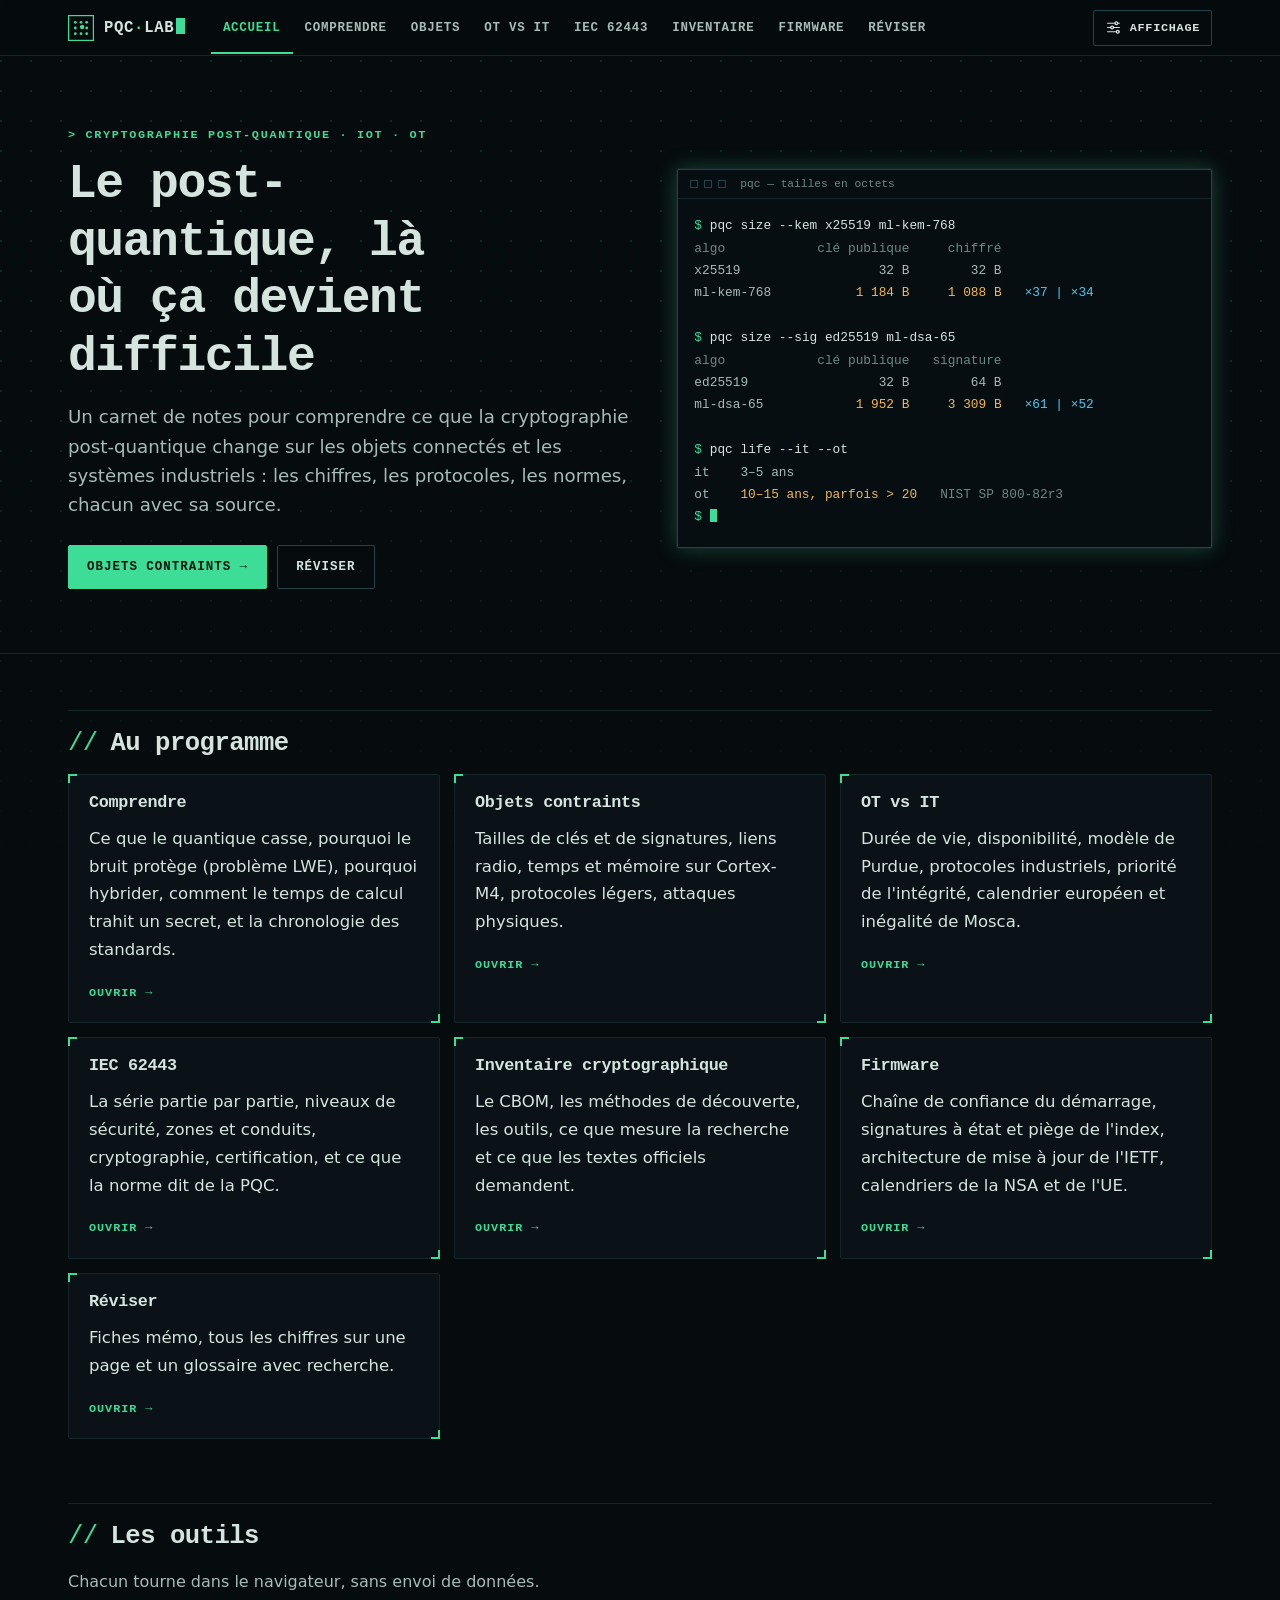
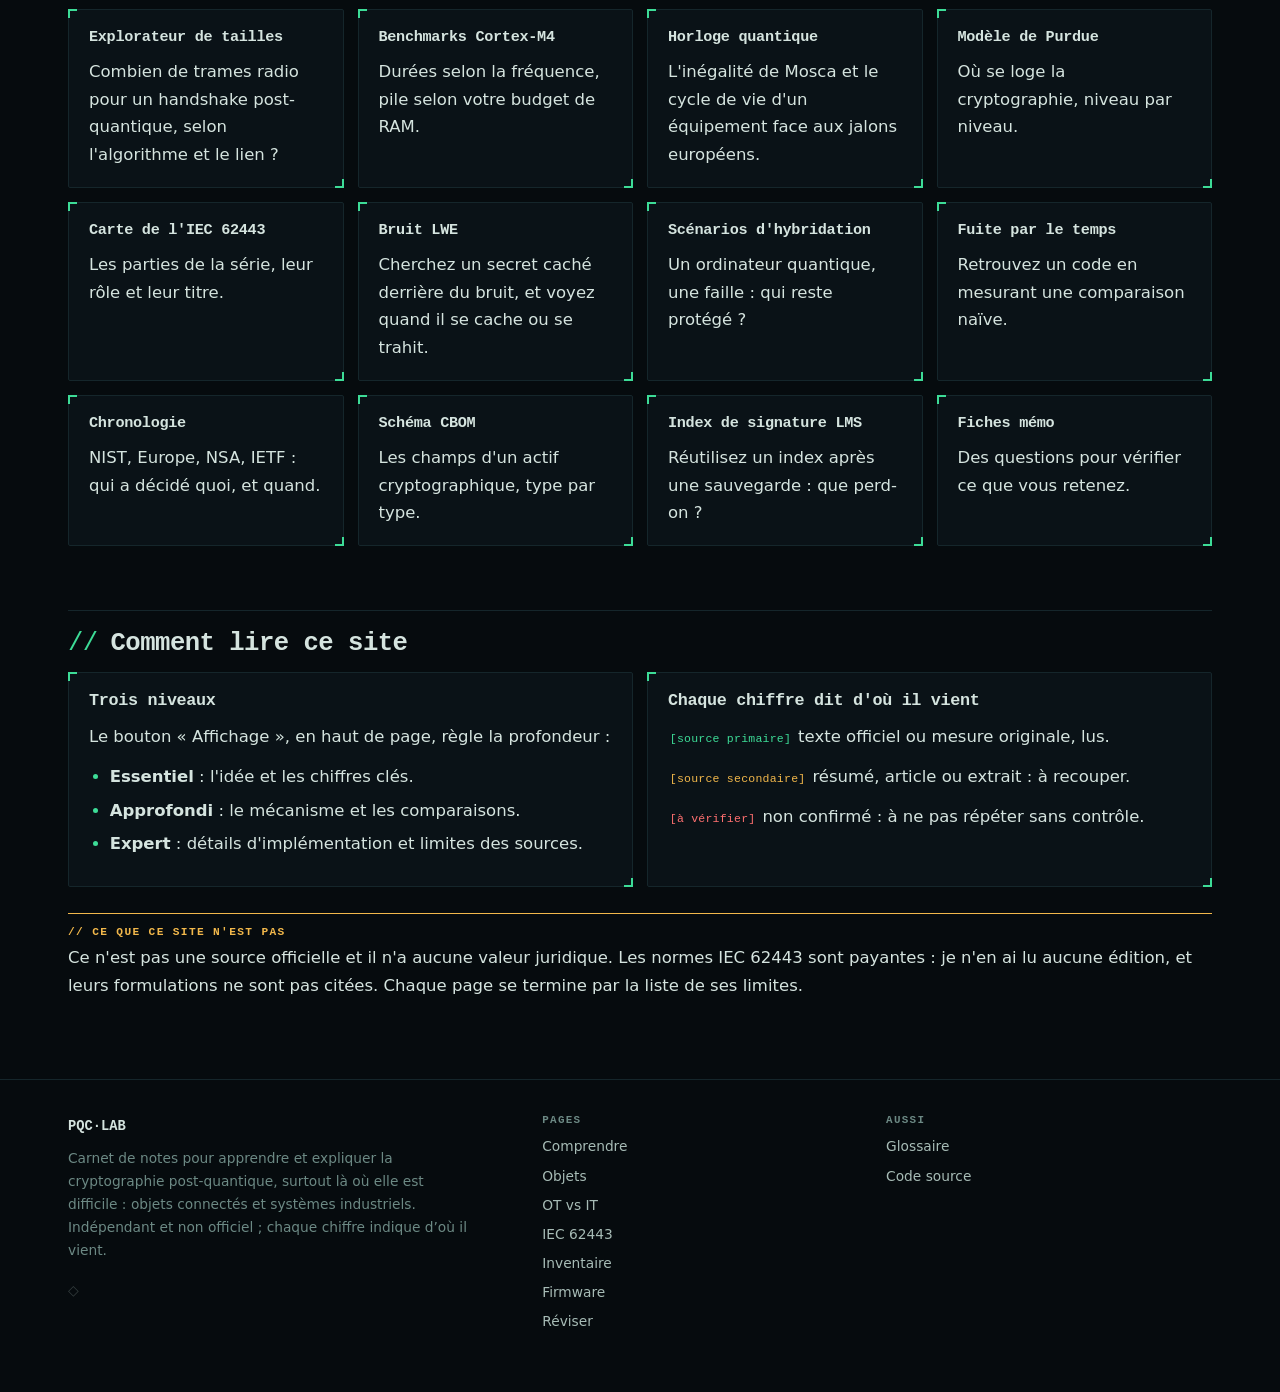
<file: index.html>
<!doctype html>
<html lang="fr">
<head>
<meta charset="utf-8">
<meta name="viewport" content="width=device-width, initial-scale=1, viewport-fit=cover">
<title>PQC·LAB – le post-quantique, là où ça devient difficile</title>
<meta name="description" content="Carnet de notes sur la cryptographie post-quantique pour objets connectés et systèmes industriels : tailles, benchmarks, protocoles, OT vs IT, IEC 62443, avec des outils interactifs.">
<meta name="theme-color" content="#060b0e">
<link rel="icon" type="image/svg+xml" href="assets/favicon.svg">
<link rel="icon" type="image/png" sizes="32x32" href="assets/icon-32.png">
<link rel="manifest" href="manifest.webmanifest">
<link rel="apple-touch-icon" href="assets/icon-180.png">
<script>(function(){var d=document.documentElement,t='dark';try{t=localStorage.getItem('pqc-theme')||'dark';}catch(e){}if(t==='light'||t==='dark')d.setAttribute('data-theme',t);})();</script>
<link rel="stylesheet" href="assets/site.css">
</head>
<body data-page="home">
<a class="skip" href="#main">Aller au contenu</a>
<div id="site-header"></div>
<div id="site-sheet"></div>

<main id="main">
<section class="hero">
  <div class="hero-in">
    <div>
      <div class="eyebrow">cryptographie post-quantique · iot · ot</div>
      <h1 style="margin-top:14px">Le post-quantique, là où ça devient difficile</h1>
      <p class="lead">Un carnet de notes pour comprendre ce que la cryptographie post-quantique change sur les objets connectés et les systèmes industriels : les chiffres, les protocoles, les normes, chacun avec sa source.</p>
      <div class="cta">
        <a class="btn" href="iot.html">Objets contraints →</a>
        <a class="btn sec" href="reviser.html">Réviser</a>
      </div>
    </div>
    <div class="term" aria-label="Exemple : comparaison des tailles">
      <div class="term-bar"><i></i><i></i><i></i><span>pqc — tailles en octets</span></div>
<pre><span class="p">$</span> <span class="g">pqc size --kem x25519 ml-kem-768</span>
<span class="d">algo            clé publique     chiffré</span>
x25519                  32 B        32 B
ml-kem-768           <span class="w">1 184 B</span>     <span class="w">1 088 B</span>   <span class="k">×37 | ×34</span>

<span class="p">$</span> <span class="g">pqc size --sig ed25519 ml-dsa-65</span>
<span class="d">algo            clé publique   signature</span>
ed25519                 32 B        64 B
ml-dsa-65            <span class="w">1 952 B</span>     <span class="w">3 309 B</span>   <span class="k">×61 | ×52</span>

<span class="p">$</span> <span class="g">pqc life --it --ot</span>
it    3–5 ans
ot    <span class="w">10–15 ans, parfois &gt; 20</span>   <span class="d">NIST SP 800-82r3</span>
<span class="p">$</span> <span class="cur"></span></pre>
    </div>
  </div>
</section>

<div class="wrap">

<section>
<h2 id="entrees" style="margin-top:56px">Au programme</h2>
<div class="grid g2" style="margin-top:14px">
  <a class="card" href="comprendre.html"><h3>Comprendre</h3><p>Ce que le quantique casse, pourquoi le bruit protège (problème LWE), pourquoi hybrider, comment le temps de calcul trahit un secret, et la chronologie des standards.</p><span class="go">Ouvrir →</span></a>
  <a class="card" href="iot.html"><h3>Objets contraints</h3><p>Tailles de clés et de signatures, liens radio, temps et mémoire sur Cortex-M4, protocoles légers, attaques physiques.</p><span class="go">Ouvrir →</span></a>
  <a class="card" href="ot-it.html"><h3>OT vs IT</h3><p>Durée de vie, disponibilité, modèle de Purdue, protocoles industriels, priorité de l'intégrité, calendrier européen et inégalité de Mosca.</p><span class="go">Ouvrir →</span></a>
  <a class="card" href="iec62443.html"><h3>IEC 62443</h3><p>La série partie par partie, niveaux de sécurité, zones et conduits, cryptographie, certification, et ce que la norme dit de la PQC.</p><span class="go">Ouvrir →</span></a>
  <a class="card" href="inventaire.html"><h3>Inventaire cryptographique</h3><p>Le CBOM, les méthodes de découverte, les outils, ce que mesure la recherche et ce que les textes officiels demandent.</p><span class="go">Ouvrir →</span></a>
  <a class="card" href="firmware.html"><h3>Firmware</h3><p>Chaîne de confiance du démarrage, signatures à état et piège de l'index, architecture de mise à jour de l'IETF, calendriers de la NSA et de l'UE.</p><span class="go">Ouvrir →</span></a>
  <a class="card" href="reviser.html"><h3>Réviser</h3><p>Fiches mémo, tous les chiffres sur une page et un glossaire avec recherche.</p><span class="go">Ouvrir →</span></a>
</div>
</section>

<section>
<h2 id="outils">Les outils</h2>
<p class="lead" style="font-size:1rem">Chacun tourne dans le navigateur, sans envoi de données.</p>
<div class="grid g3" style="margin-top:14px">
  <a class="card" href="iot.html#outil-tailles"><h4>Explorateur de tailles</h4><p>Combien de trames radio pour un handshake post-quantique, selon l'algorithme et le lien ?</p></a>
  <a class="card" href="iot.html#calcul"><h4>Benchmarks Cortex-M4</h4><p>Durées selon la fréquence, pile selon votre budget de RAM.</p></a>
  <a class="card" href="ot-it.html#horloge"><h4>Horloge quantique</h4><p>L'inégalité de Mosca et le cycle de vie d'un équipement face aux jalons européens.</p></a>
  <a class="card" href="ot-it.html#modele-purdue"><h4>Modèle de Purdue</h4><p>Où se loge la cryptographie, niveau par niveau.</p></a>
  <a class="card" href="iec62443.html#carte"><h4>Carte de l'IEC 62443</h4><p>Les parties de la série, leur rôle et leur titre.</p></a>
  <a class="card" href="comprendre.html#lwe"><h4>Bruit LWE</h4><p>Cherchez un secret caché derrière du bruit, et voyez quand il se cache ou se trahit.</p></a>
  <a class="card" href="comprendre.html#hybride"><h4>Scénarios d'hybridation</h4><p>Un ordinateur quantique, une faille : qui reste protégé ?</p></a>
  <a class="card" href="comprendre.html#temps"><h4>Fuite par le temps</h4><p>Retrouvez un code en mesurant une comparaison naïve.</p></a>
  <a class="card" href="comprendre.html#chronologie"><h4>Chronologie</h4><p>NIST, Europe, NSA, IETF : qui a décidé quoi, et quand.</p></a>
  <a class="card" href="inventaire.html#cbom"><h4>Schéma CBOM</h4><p>Les champs d'un actif cryptographique, type par type.</p></a>
  <a class="card" href="firmware.html#lms"><h4>Index de signature LMS</h4><p>Réutilisez un index après une sauvegarde : que perd-on ?</p></a>
  <a class="card" href="reviser.html#fiches"><h4>Fiches mémo</h4><p>Des questions pour vérifier ce que vous retenez.</p></a>
</div>
</section>

<section>
<h2 id="lire">Comment lire ce site</h2>
<div class="grid g2">
  <div class="card"><h3>Trois niveaux</h3>
  <p>Le bouton « Affichage », en haut de page, règle la profondeur :</p>
  <ul><li><strong>Essentiel</strong> : l'idée et les chiffres clés.</li><li><strong>Approfondi</strong> : le mécanisme et les comparaisons.</li><li><strong>Expert</strong> : détails d'implémentation et limites des sources.</li></ul></div>
  <div class="card"><h3>Chaque chiffre dit d'où il vient</h3>
  <p><span class="badge b-prim">source primaire</span> texte officiel ou mesure originale, lus.</p>
  <p><span class="badge b-sec">source secondaire</span> résumé, article ou extrait : à recouper.</p>
  <p><span class="badge b-ver">à vérifier</span> non confirmé : à ne pas répéter sans contrôle.</p></div>
</div>
<div class="note piege"><div class="nt">Ce que ce site n'est pas</div><p>Ce n'est pas une source officielle et il n'a aucune valeur juridique. Les normes IEC 62443 sont payantes : je n'en ai lu aucune édition, et leurs formulations ne sont pas citées. Chaque page se termine par la liste de ses limites.</p></div>
</section>

</div>
</main>

<div id="site-footer"></div>
<nav id="site-tabbar"></nav>

<script src="assets/glossary.js"></script>
<script src="assets/site.js"></script>
<script src="assets/tools.js"></script>
</body>
</html>
</file>
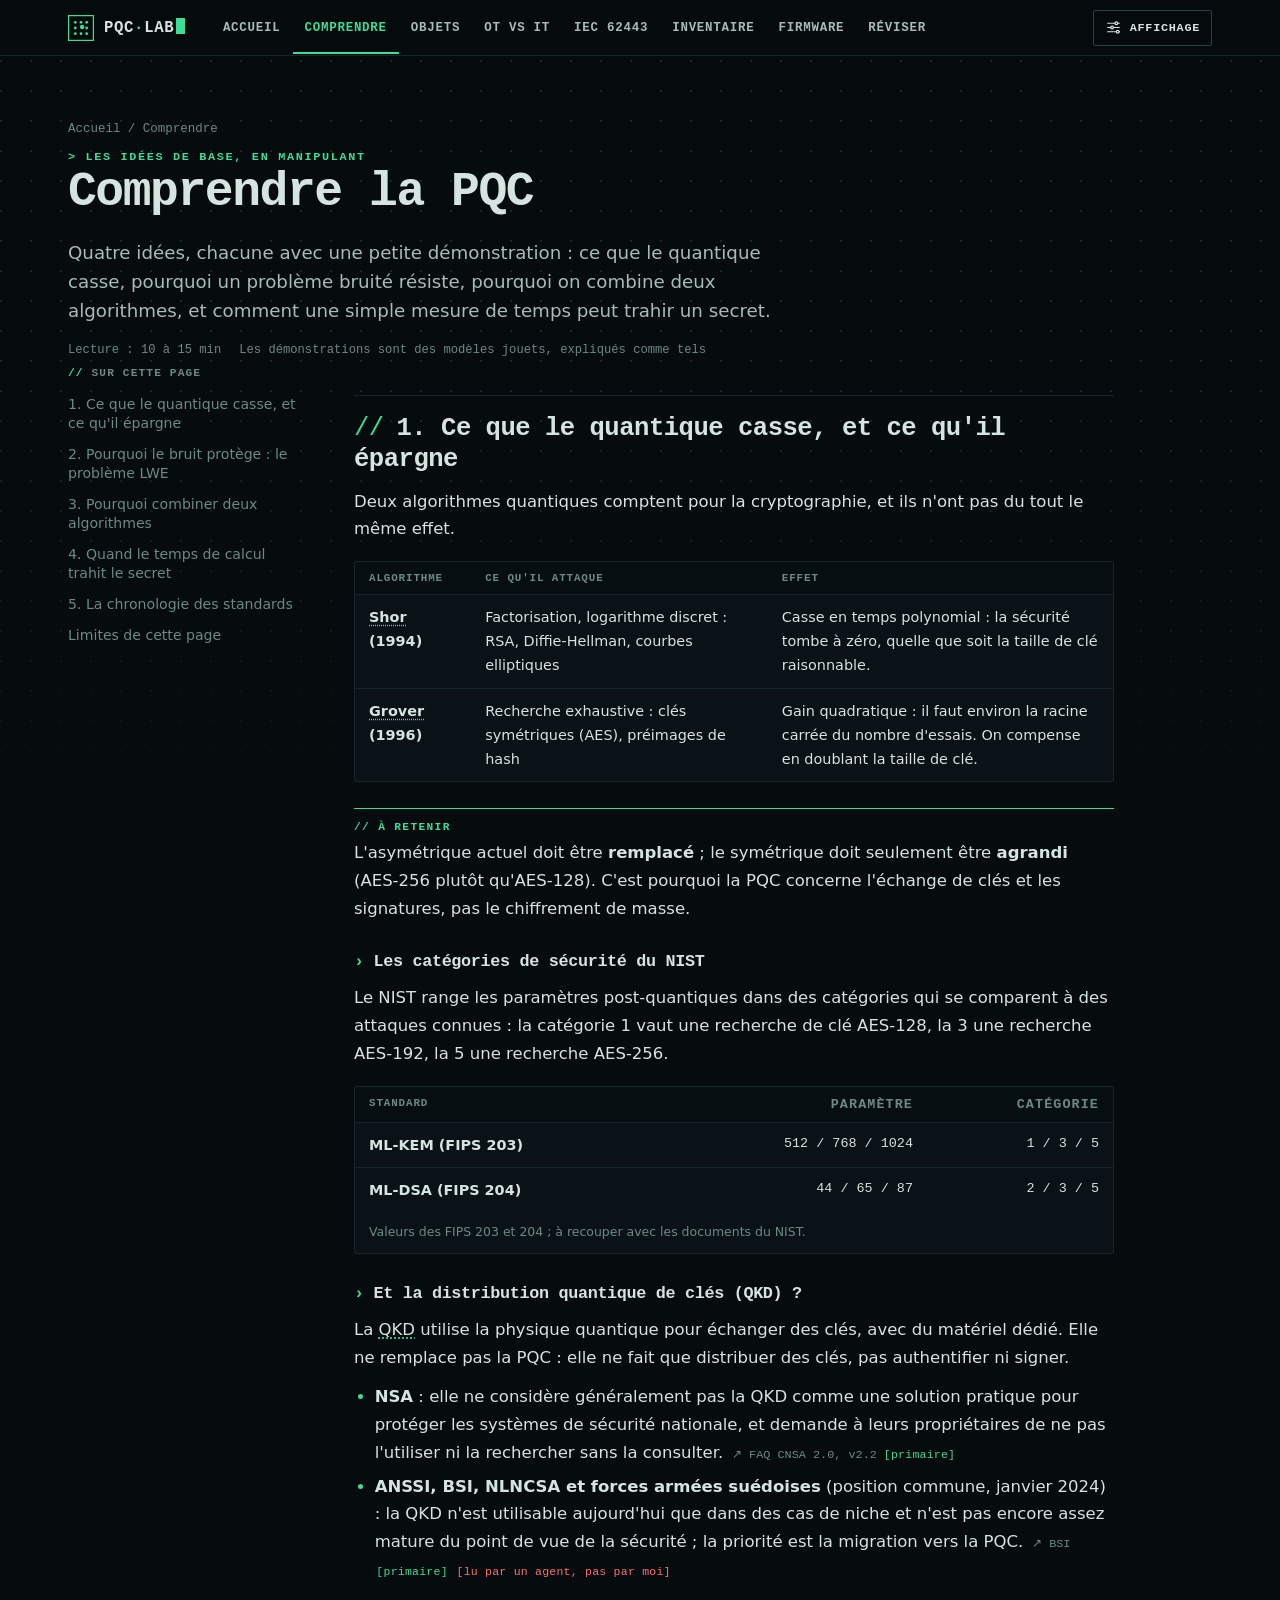
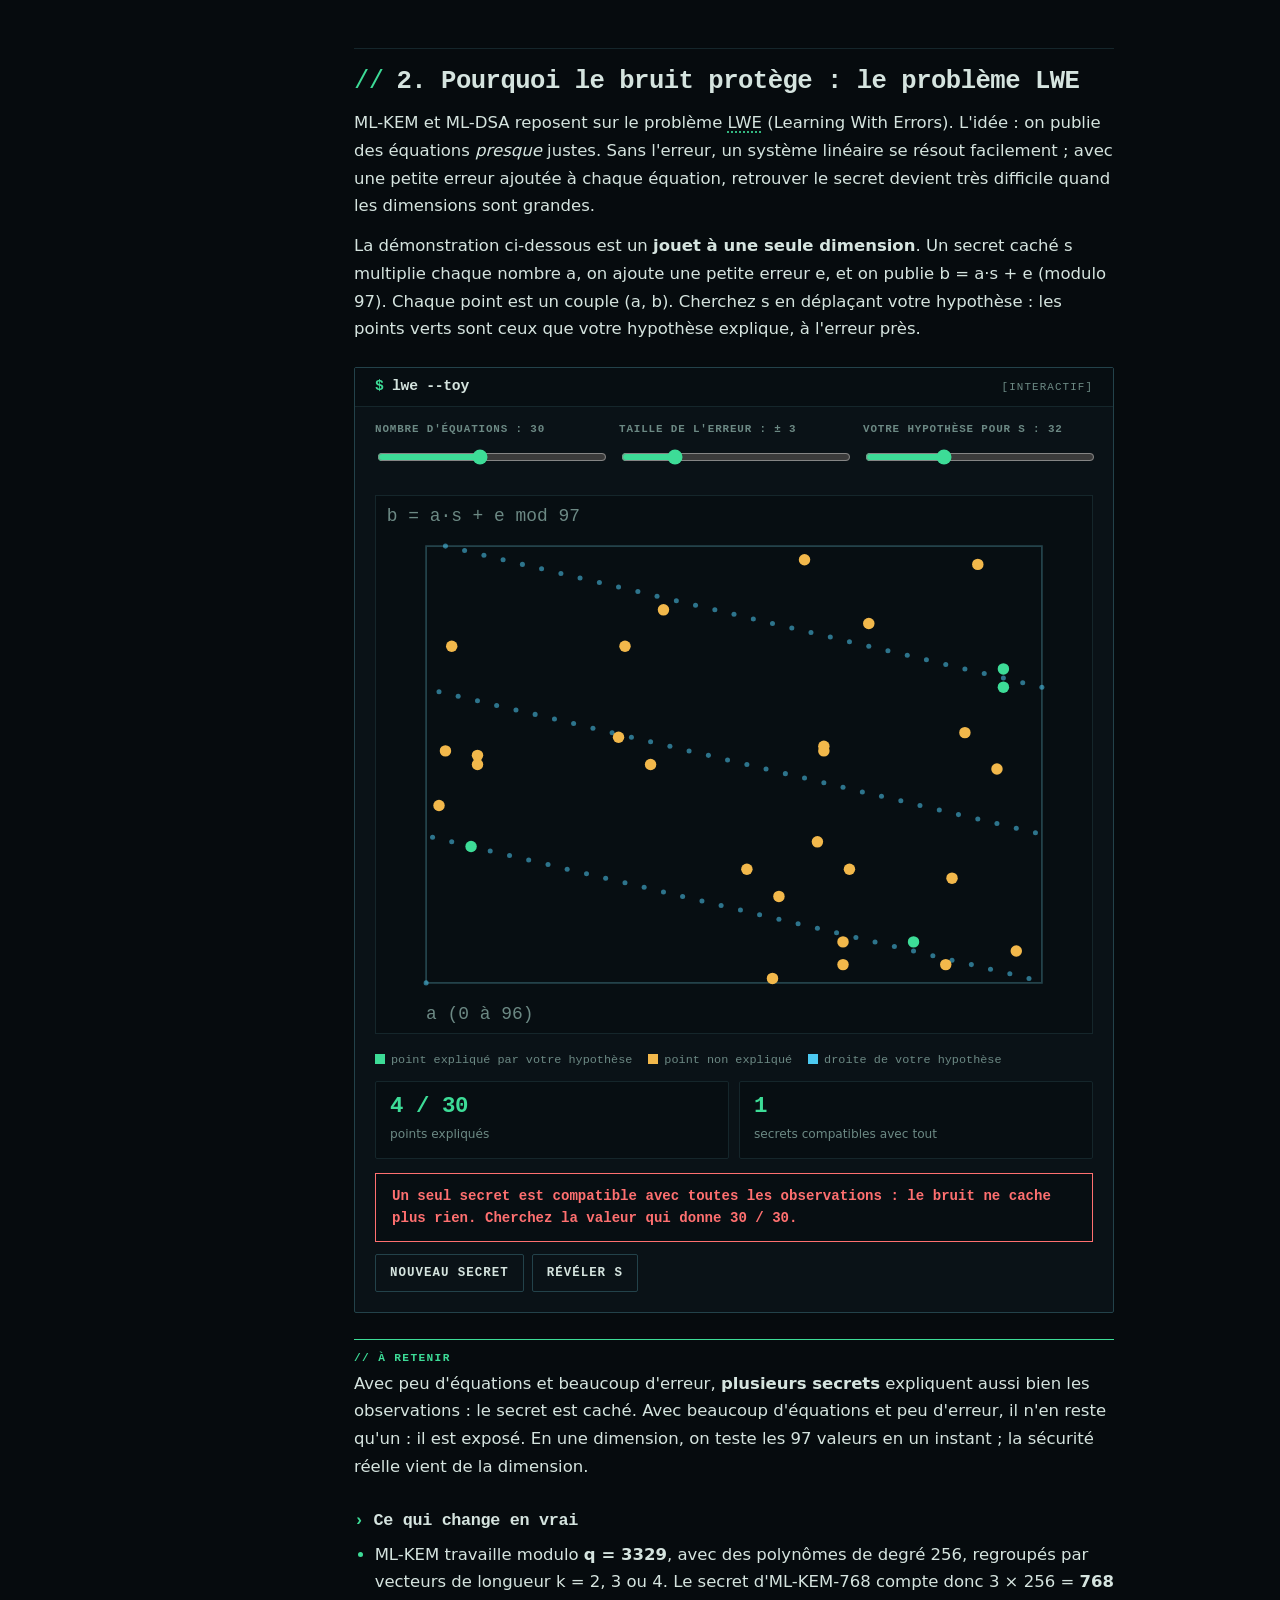
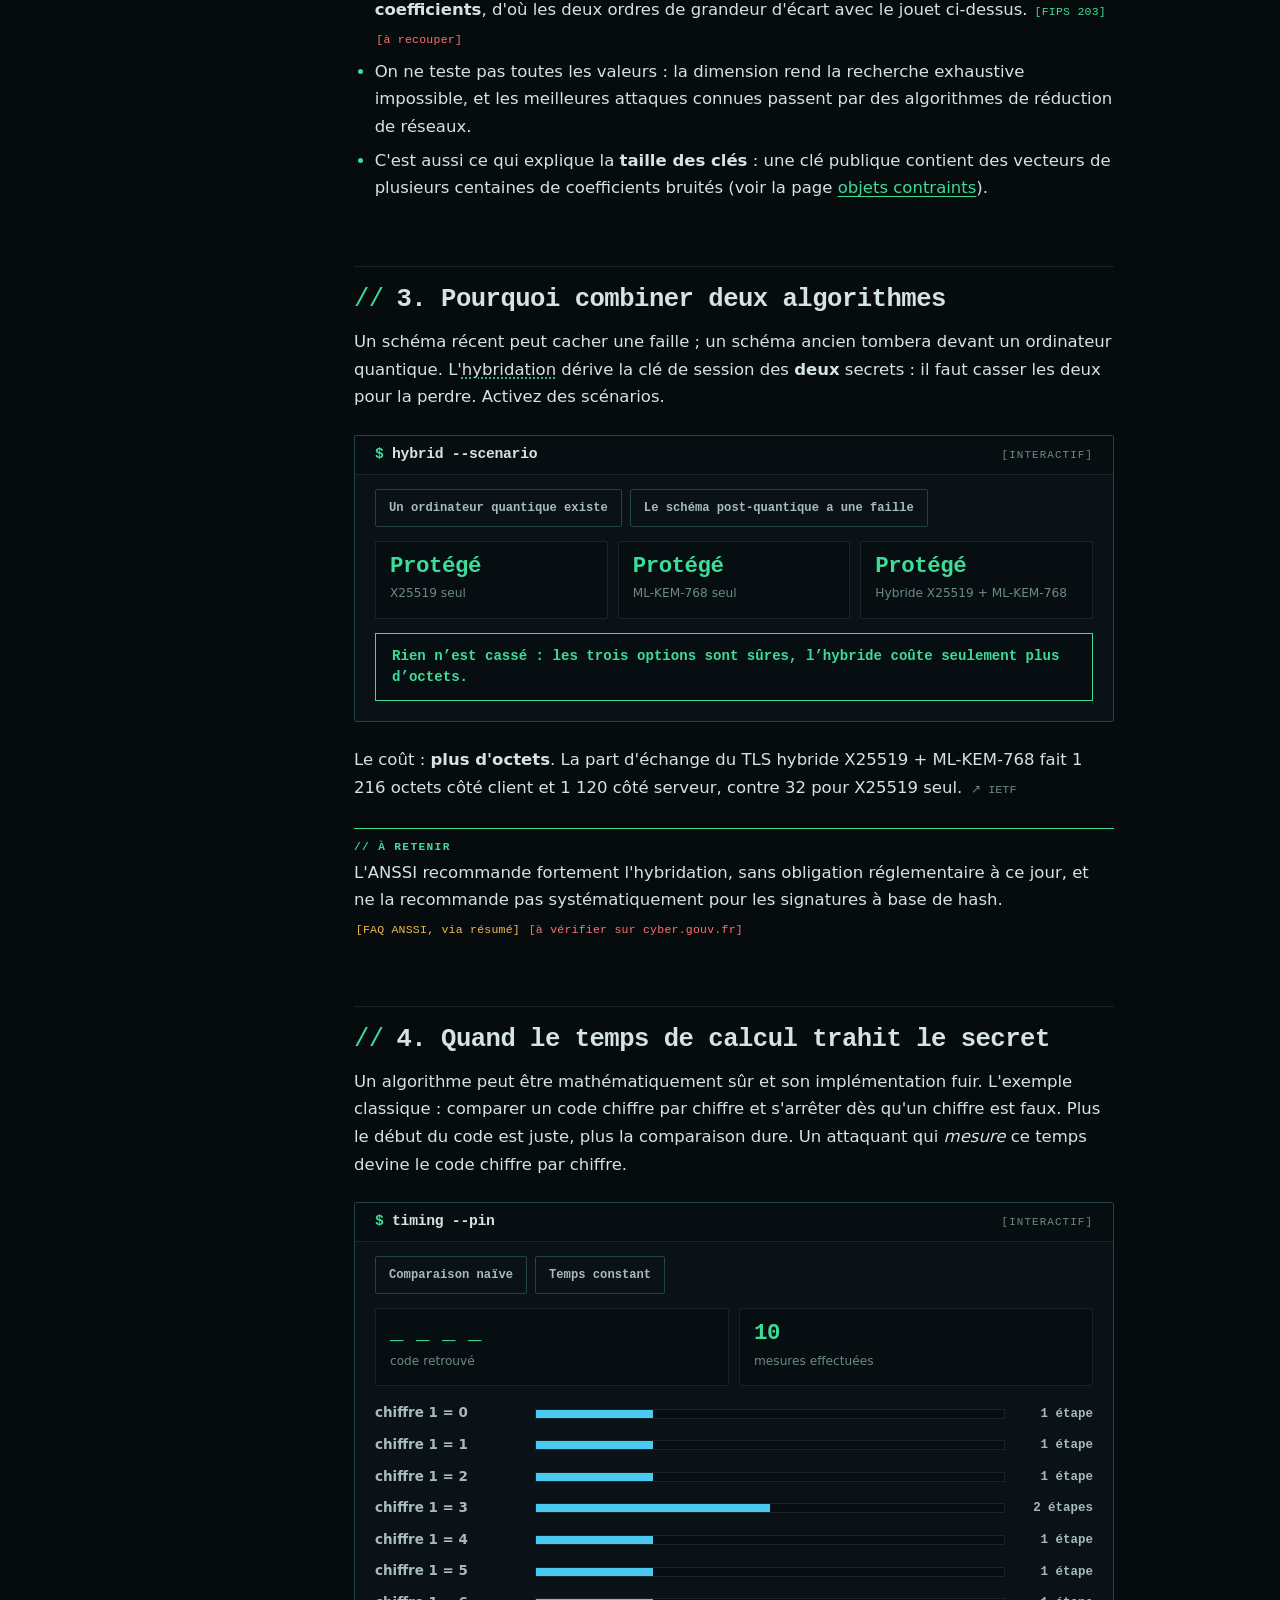
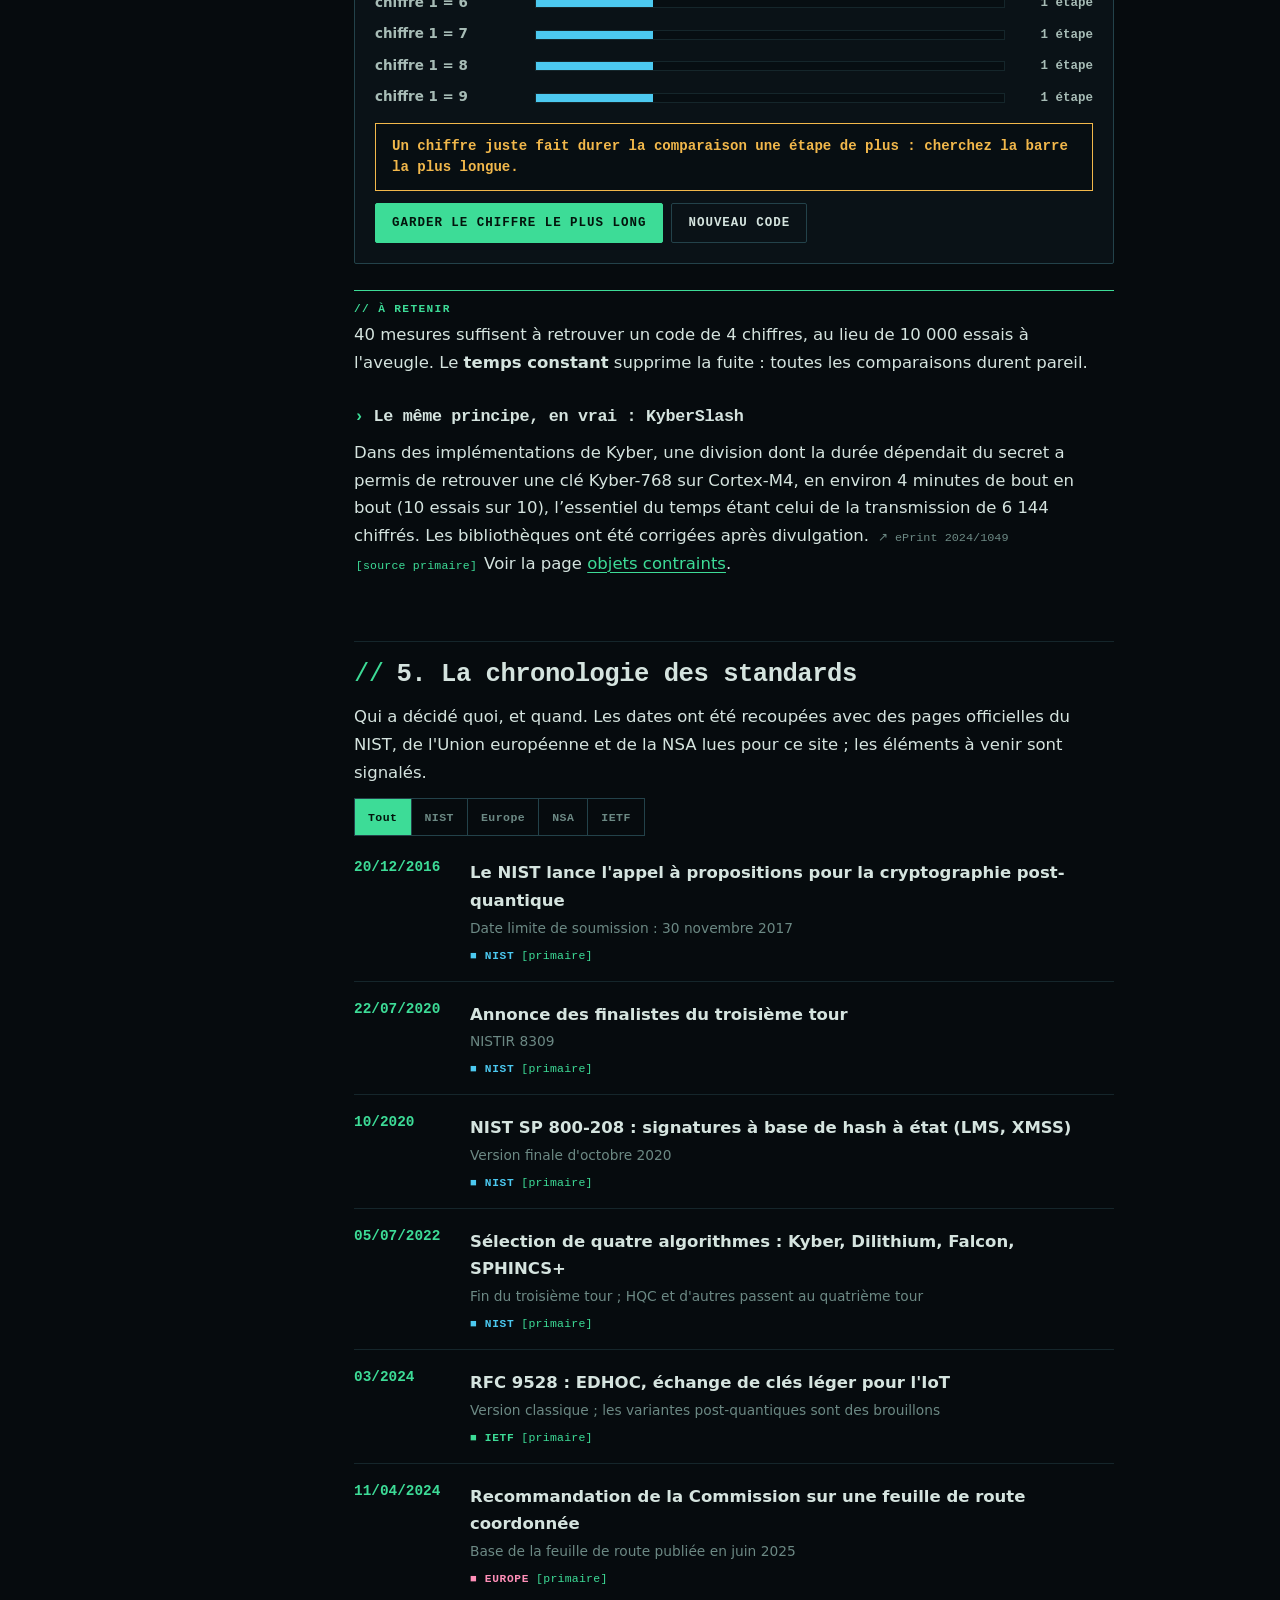
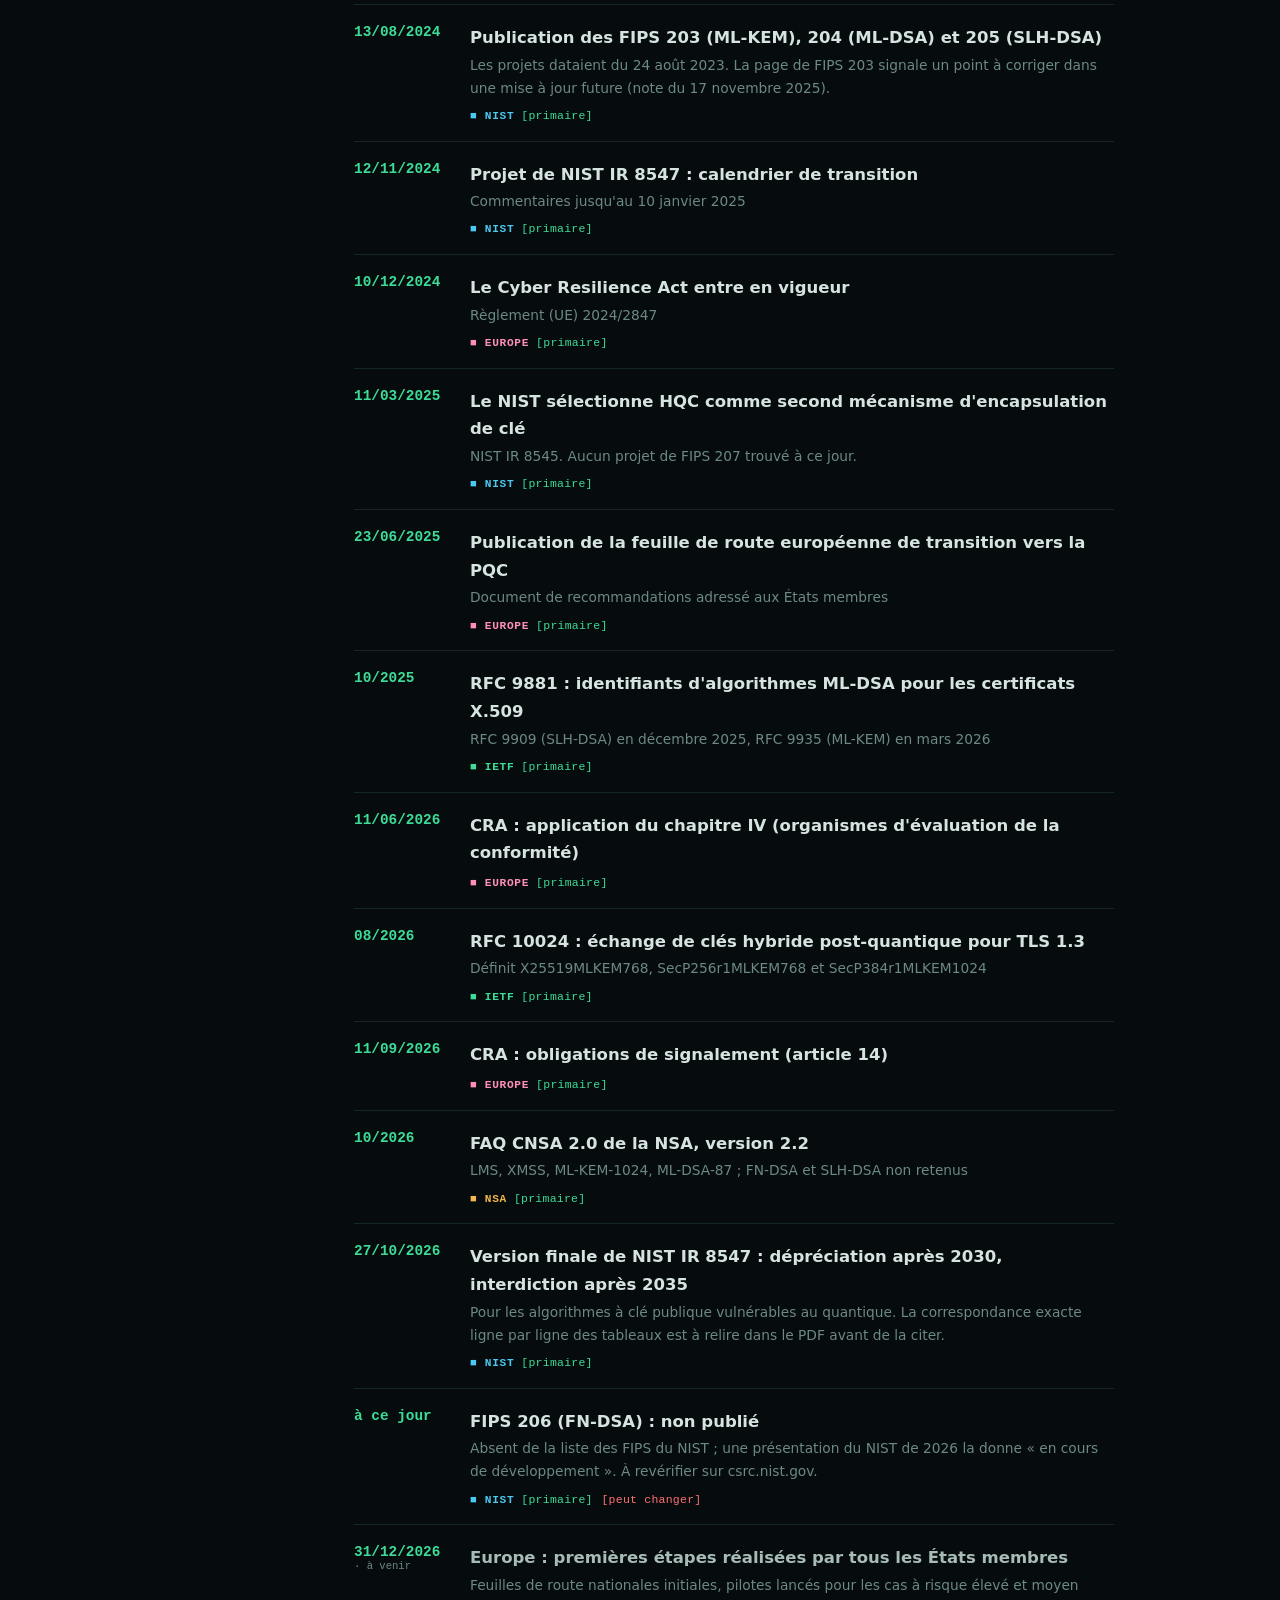
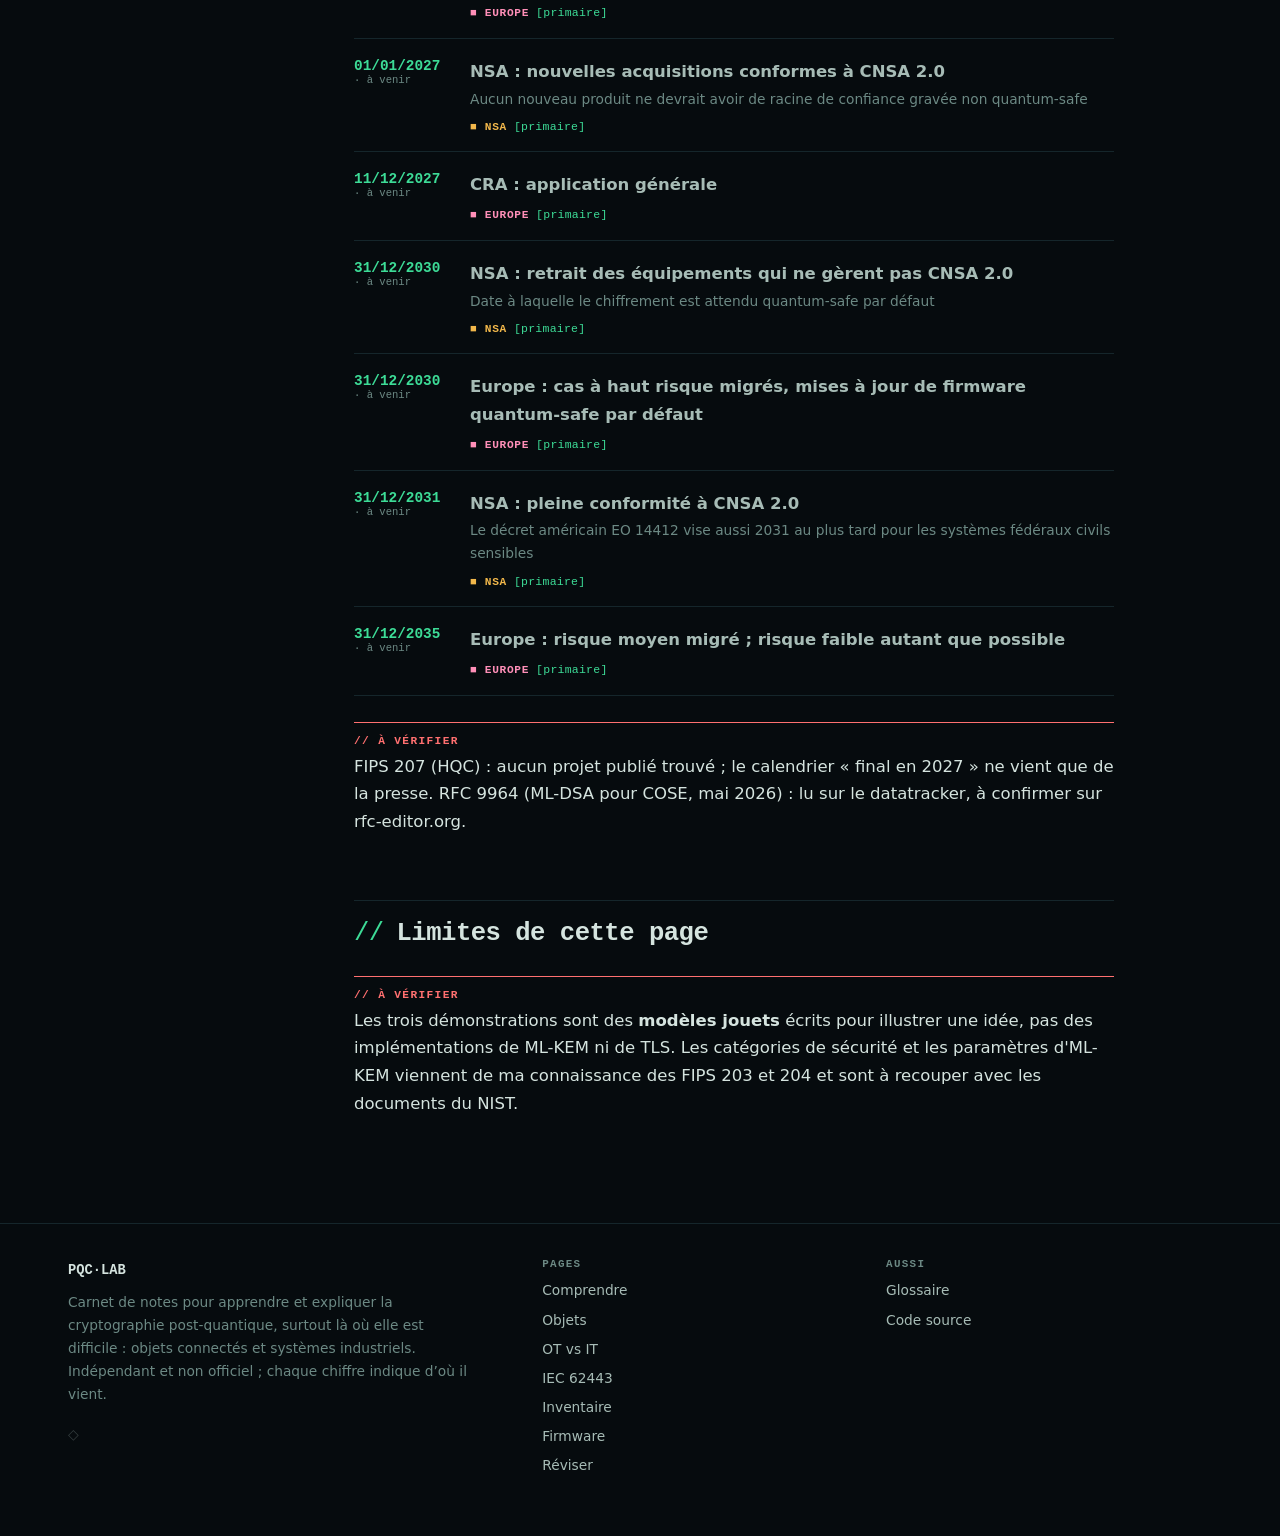
<file: comprendre.html>
<!doctype html>
<html lang="fr">
<head>
<meta charset="utf-8">
<meta name="viewport" content="width=device-width, initial-scale=1, viewport-fit=cover">
<title>Comprendre la PQC – PQC·LAB</title>
<meta name="description" content="Ce que le quantique casse, pourquoi le problème LWE résiste, pourquoi hybrider, comment une mesure de temps révèle un secret : quatre démonstrations interactives.">
<meta name="theme-color" content="#060b0e">
<link rel="icon" type="image/svg+xml" href="assets/favicon.svg">
<link rel="icon" type="image/png" sizes="32x32" href="assets/icon-32.png">
<link rel="manifest" href="manifest.webmanifest">
<link rel="apple-touch-icon" href="assets/icon-180.png">
<script>(function(){var d=document.documentElement,t='dark';try{t=localStorage.getItem('pqc-theme')||'dark';}catch(e){}if(t==='light'||t==='dark')d.setAttribute('data-theme',t);})();</script>
<link rel="stylesheet" href="assets/site.css">
</head>
<body data-page="comp">
<a class="skip" href="#main">Aller au contenu</a>
<div id="site-header"></div>
<div id="site-sheet"></div>

<main id="main">
<div class="wrap">
  <header class="pagehead">
    <div class="crumbs"><a href="index.html">Accueil</a> / Comprendre</div>
    <div class="eyebrow">Les idées de base, en manipulant</div>
    <h1>Comprendre la PQC</h1>
    <p class="lead">Quatre idées, chacune avec une petite démonstration : ce que le quantique casse, pourquoi un problème bruité résiste, pourquoi on combine deux algorithmes, et comment une simple mesure de temps peut trahir un secret.</p>
    <div class="meta"><span>Lecture : 10 à 15 min</span><span>Les démonstrations sont des modèles jouets, expliqués comme tels</span></div>
  </header>
</div>

<div class="wrap page has-toc">
<aside class="toc" id="toc" aria-label="Sommaire"></aside>
<article>
<div id="toc-m"></div>

<section>
<h2 id="casse" style="margin-top:28px">1. Ce que le quantique casse, et ce qu'il épargne</h2>
<p>Deux algorithmes quantiques comptent pour la cryptographie, et ils n'ont pas du tout le même effet.</p>
<div class="tw"><table style="min-width:600px">
<thead><tr><th>Algorithme</th><th>Ce qu'il attaque</th><th>Effet</th></tr></thead>
<tbody>
<tr><td><abbr class="g" data-g="shor">Shor</abbr> (1994)</td><td>Factorisation, logarithme discret : RSA, Diffie-Hellman, courbes elliptiques</td><td>Casse en temps polynomial : la sécurité tombe à zéro, quelle que soit la taille de clé raisonnable.</td></tr>
<tr><td><abbr class="g" data-g="grover">Grover</abbr> (1996)</td><td>Recherche exhaustive : clés symétriques (AES), préimages de hash</td><td>Gain quadratique : il faut environ la racine carrée du nombre d'essais. On compense en doublant la taille de clé.</td></tr>
</tbody></table></div>
<div class="note retenir"><div class="nt">À retenir</div><p>L'asymétrique actuel doit être <strong>remplacé</strong> ; le symétrique doit seulement être <strong>agrandi</strong> (AES-256 plutôt qu'AES-128). C'est pourquoi la PQC concerne l'échange de clés et les signatures, pas le chiffrement de masse.</p></div>
<div class="lv2">
<h3>Les catégories de sécurité du NIST</h3>
<p>Le NIST range les paramètres post-quantiques dans des catégories qui se comparent à des attaques connues : la catégorie 1 vaut une recherche de clé AES-128, la 3 une recherche AES-192, la 5 une recherche AES-256.</p>
<div class="tw"><table style="min-width:520px"><thead><tr><th>Standard</th><th class="n">Paramètre</th><th class="n">Catégorie</th></tr></thead><tbody>
<tr><td>ML-KEM (FIPS 203)</td><td class="n">512 / 768 / 1024</td><td class="n">1 / 3 / 5</td></tr>
<tr><td>ML-DSA (FIPS 204)</td><td class="n">44 / 65 / 87</td><td class="n">2 / 3 / 5</td></tr>
</tbody><caption>Valeurs des FIPS 203 et 204 ; à recouper avec les documents du NIST.</caption></table></div>
</div>
<div class="lv3 note piege"><div class="nt">Piège</div><p>Le gain de Grover est un maximum théorique : l'exécuter exige un circuit très profond, qui limite son avantage réel. « On divise les bits par deux » est un ordre de grandeur de prudence, pas une mesure.</p></div>
<div class="lv2">
<h3>Et la distribution quantique de clés (QKD) ?</h3>
<p>La <abbr class="g" data-g="qkd">QKD</abbr> utilise la physique quantique pour échanger des clés, avec du matériel dédié. Elle ne remplace pas la PQC : elle ne fait que distribuer des clés, pas authentifier ni signer.</p>
<ul>
<li><strong>NSA</strong> : elle ne considère généralement pas la QKD comme une solution pratique pour protéger les systèmes de sécurité nationale, et demande à leurs propriétaires de ne pas l'utiliser ni la rechercher sans la consulter. <a class="src" href="https://media.defense.gov/2022/Sep/07/2003071836/-1/-1/0/CSI_CNSA_2.0_FAQ_.PDF">FAQ CNSA 2.0, v2.2</a> <span class="badge b-prim">primaire</span></li>
<li><strong>ANSSI, BSI, NLNCSA et forces armées suédoises</strong> (position commune, janvier 2024) : la QKD n'est utilisable aujourd'hui que dans des cas de niche et n'est pas encore assez mature du point de vue de la sécurité ; la priorité est la migration vers la PQC. <a class="src" href="https://www.bsi.bund.de/SharedDocs/Downloads/EN/BSI/Crypto/Quantum_Positionspapier.pdf?__blob=publicationFile&amp;v=1">BSI</a> <span class="badge b-prim">primaire</span> <span class="badge b-ver">lu par un agent, pas par moi</span></li>
</ul>
</div>
</section>

<section>
<h2 id="lwe">2. Pourquoi le bruit protège : le problème LWE</h2>
<p>ML-KEM et ML-DSA reposent sur le problème <abbr class="g" data-g="lwe">LWE</abbr> (Learning With Errors). L'idée : on publie des équations <em>presque</em> justes. Sans l'erreur, un système linéaire se résout facilement ; avec une petite erreur ajoutée à chaque équation, retrouver le secret devient très difficile quand les dimensions sont grandes.</p>
<p>La démonstration ci-dessous est un <strong>jouet à une seule dimension</strong>. Un secret caché s multiplie chaque nombre a, on ajoute une petite erreur e, et on publie b = a·s + e (modulo 97). Chaque point est un couple (a, b). Cherchez s en déplaçant votre hypothèse : les points verts sont ceux que votre hypothèse explique, à l'erreur près.</p>

<div class="tool" id="tool-lwe">
<div class="tool-h"><h3>lwe --toy</h3><span class="tag">Interactif</span></div>
<div class="ctl">
  <div><label for="lwe-n">Nombre d'équations : <span id="lwe-n-v"></span></label><input id="lwe-n" type="range" min="6" max="60" value="30"></div>
  <div><label for="lwe-noise">Taille de l'erreur : <span id="lwe-noise-v"></span></label><input id="lwe-noise" type="range" min="0" max="14" value="3"></div>
  <div><label for="lwe-guess">Votre hypothèse pour s : <span id="lwe-guess-v"></span></label><input id="lwe-guess" type="range" min="0" max="96" value="10"></div>
</div>
<svg id="lwe-svg" viewBox="0 0 400 300" role="img" aria-label="Nuage de points (a, b) et droite de l'hypothèse" style="width:100%;height:auto;background:var(--bg-sunk);border:1px solid var(--line)"></svg>
<div class="legend"><span><i style="background:var(--accent)"></i>point expliqué par votre hypothèse</span><span><i style="background:var(--amber)"></i>point non expliqué</span><span><i style="background:var(--accent-2)"></i>droite de votre hypothèse</span></div>
<div class="out"><div class="cell"><b id="lwe-score">—</b><span>points expliqués</span></div><div class="cell"><b id="lwe-compat">—</b><span>secrets compatibles avec tout</span></div></div>
<div class="verdict mid" id="lwe-verdict"></div>
<div class="rowgap" style="margin-top:12px"><button type="button" class="btn sec" id="lwe-new" style="min-height:38px;padding:0 14px">Nouveau secret</button><button type="button" class="btn sec" id="lwe-reveal" style="min-height:38px;padding:0 14px">Révéler s</button></div>
</div>

<div class="note retenir"><div class="nt">À retenir</div><p>Avec peu d'équations et beaucoup d'erreur, <strong>plusieurs secrets</strong> expliquent aussi bien les observations : le secret est caché. Avec beaucoup d'équations et peu d'erreur, il n'en reste qu'un : il est exposé. En une dimension, on teste les 97 valeurs en un instant ; la sécurité réelle vient de la dimension.</p></div>
<div class="lv2">
<h3>Ce qui change en vrai</h3>
<ul>
<li>ML-KEM travaille modulo <strong>q = 3329</strong>, avec des polynômes de degré 256, regroupés par vecteurs de longueur k = 2, 3 ou 4. Le secret d'ML-KEM-768 compte donc 3 × 256 = <strong>768 coefficients</strong>, d'où les deux ordres de grandeur d'écart avec le jouet ci-dessus. <span class="badge b-prim">FIPS 203</span> <span class="badge b-ver">à recouper</span></li>
<li>On ne teste pas toutes les valeurs : la dimension rend la recherche exhaustive impossible, et les meilleures attaques connues passent par des algorithmes de réduction de réseaux.</li>
<li>C'est aussi ce qui explique la <strong>taille des clés</strong> : une clé publique contient des vecteurs de plusieurs centaines de coefficients bruités (voir la page <a href="iot.html#tailles">objets contraints</a>).</li>
</ul>
</div>
</section>

<section>
<h2 id="hybride">3. Pourquoi combiner deux algorithmes</h2>
<p>Un schéma récent peut cacher une faille ; un schéma ancien tombera devant un ordinateur quantique. L'<abbr class="g" data-g="hybride">hybridation</abbr> dérive la clé de session des <strong>deux</strong> secrets : il faut casser les deux pour la perdre. Activez des scénarios.</p>
<div class="tool" id="tool-hybrid">
<div class="tool-h"><h3>hybrid --scenario</h3><span class="tag">Interactif</span></div>
<div class="pill-row" style="margin-top:0">
  <button type="button" id="hy-quantum" aria-pressed="false" class="tabs-btn">Un ordinateur quantique existe</button>
  <button type="button" id="hy-flaw" aria-pressed="false" class="tabs-btn">Le schéma post-quantique a une faille</button>
</div>
<div class="out">
  <div class="cell" id="hy-classic"><b>—</b><span>X25519 seul</span></div>
  <div class="cell" id="hy-pq"><b>—</b><span>ML-KEM-768 seul</span></div>
  <div class="cell" id="hy-both"><b>—</b><span>Hybride X25519 + ML-KEM-768</span></div>
</div>
<div class="verdict mid" id="hy-verdict"></div>
</div>
<p class="lv2">Le coût : <strong>plus d'octets</strong>. La part d'échange du TLS hybride X25519 + ML-KEM-768 fait 1 216 octets côté client et 1 120 côté serveur, contre 32 pour X25519 seul. <a class="src" href="https://datatracker.ietf.org/doc/draft-ietf-tls-ecdhe-mlkem/">IETF</a></p>
<div class="note retenir"><div class="nt">À retenir</div><p>L'ANSSI recommande fortement l'hybridation, sans obligation réglementaire à ce jour, et ne la recommande pas systématiquement pour les signatures à base de hash. <span class="badge b-sec">FAQ ANSSI, via résumé</span> <span class="badge b-ver">à vérifier sur cyber.gouv.fr</span></p></div>
</section>

<section>
<h2 id="temps">4. Quand le temps de calcul trahit le secret</h2>
<p>Un algorithme peut être mathématiquement sûr et son implémentation fuir. L'exemple classique : comparer un code chiffre par chiffre et s'arrêter dès qu'un chiffre est faux. Plus le début du code est juste, plus la comparaison dure. Un attaquant qui <em>mesure</em> ce temps devine le code chiffre par chiffre.</p>
<div class="tool" id="tool-timing">
<div class="tool-h"><h3>timing --pin</h3><span class="tag">Interactif</span></div>
<div class="pill-row" style="margin-top:0">
  <button type="button" data-mode="naive" aria-pressed="true">Comparaison naïve</button>
  <button type="button" data-mode="const" aria-pressed="false">Temps constant</button>
</div>
<div class="out"><div class="cell"><b id="tm-known">_ _ _ _</b><span>code retrouvé</span></div><div class="cell"><b id="tm-q">0</b><span>mesures effectuées</span></div></div>
<div class="bars" id="tm-bars"></div>
<div class="verdict mid" id="tm-verdict"></div>
<div class="rowgap" style="margin-top:12px"><button type="button" class="btn" id="tm-next" style="min-height:40px;padding:0 16px">Garder le chiffre le plus long</button><button type="button" class="btn sec" id="tm-new" style="min-height:40px;padding:0 16px">Nouveau code</button></div>
</div>
<div class="note retenir"><div class="nt">À retenir</div><p>40 mesures suffisent à retrouver un code de 4 chiffres, au lieu de 10 000 essais à l'aveugle. Le <strong>temps constant</strong> supprime la fuite : toutes les comparaisons durent pareil.</p></div>
<div class="lv2">
<h3>Le même principe, en vrai : KyberSlash</h3>
<p>Dans des implémentations de Kyber, une division dont la durée dépendait du secret a permis de retrouver une clé Kyber-768 sur Cortex-M4, en environ 4 minutes de bout en bout (10 essais sur 10), l’essentiel du temps étant celui de la transmission de 6 144 chiffrés. Les bibliothèques ont été corrigées après divulgation. <a class="src" href="https://eprint.iacr.org/2024/1049">ePrint 2024/1049</a> <span class="badge b-prim">source primaire</span> Voir la page <a href="iot.html#attaques">objets contraints</a>.</p>
</div>
</section>

<section>
<h2 id="chronologie">5. La chronologie des standards</h2>
<p>Qui a décidé quoi, et quand. Les dates ont été recoupées avec des pages officielles du NIST, de l'Union européenne et de la NSA lues pour ce site ; les éléments à venir sont signalés.</p>
<div id="tl">
<div class="filters" role="group" aria-label="Filtrer la chronologie">
  <button type="button" data-tl="all" aria-pressed="true">Tout</button>
  <button type="button" data-tl="nist" aria-pressed="false">NIST</button>
  <button type="button" data-tl="eu" aria-pressed="false">Europe</button>
  <button type="button" data-tl="nsa" aria-pressed="false">NSA</button>
  <button type="button" data-tl="ietf" aria-pressed="false">IETF</button>
</div>
<ul class="slots wide">
<li class="slot" data-cat="nist" data-date="2016-12-20"><time>20/12/2016</time><div><span class="t">Le NIST lance l'appel à propositions pour la cryptographie post-quantique</span><span class="w">Date limite de soumission : 30 novembre 2017</span><span class="chip k1">NIST</span> <span class="badge b-prim">primaire</span></div></li>
<li class="slot" data-cat="nist" data-date="2020-07-22"><time>22/07/2020</time><div><span class="t">Annonce des finalistes du troisième tour</span><span class="w">NISTIR 8309</span><span class="chip k1">NIST</span> <span class="badge b-prim">primaire</span></div></li>
<li class="slot" data-cat="nist" data-date="2020-10-29"><time>10/2020</time><div><span class="t">NIST SP 800-208 : signatures à base de hash à état (LMS, XMSS)</span><span class="w">Version finale d'octobre 2020</span><span class="chip k1">NIST</span> <span class="badge b-prim">primaire</span></div></li>
<li class="slot" data-cat="nist" data-date="2022-07-05"><time>05/07/2022</time><div><span class="t">Sélection de quatre algorithmes : Kyber, Dilithium, Falcon, SPHINCS+</span><span class="w">Fin du troisième tour ; HQC et d'autres passent au quatrième tour</span><span class="chip k1">NIST</span> <span class="badge b-prim">primaire</span></div></li>
<li class="slot" data-cat="ietf" data-date="2024-03-01"><time>03/2024</time><div><span class="t">RFC 9528 : EDHOC, échange de clés léger pour l'IoT</span><span class="w">Version classique ; les variantes post-quantiques sont des brouillons</span><span class="chip k4">IETF</span> <span class="badge b-prim">primaire</span></div></li>
<li class="slot" data-cat="eu" data-date="2024-04-11"><time>11/04/2024</time><div><span class="t">Recommandation de la Commission sur une feuille de route coordonnée</span><span class="w">Base de la feuille de route publiée en juin 2025</span><span class="chip k5">Europe</span> <span class="badge b-prim">primaire</span></div></li>
<li class="slot" data-cat="nist" data-date="2024-08-13"><time>13/08/2024</time><div><span class="t">Publication des FIPS 203 (ML-KEM), 204 (ML-DSA) et 205 (SLH-DSA)</span><span class="w">Les projets dataient du 24 août 2023. La page de FIPS 203 signale un point à corriger dans une mise à jour future (note du 17 novembre 2025).</span><span class="chip k1">NIST</span> <span class="badge b-prim">primaire</span></div></li>
<li class="slot" data-cat="nist" data-date="2024-11-12"><time>12/11/2024</time><div><span class="t">Projet de NIST IR 8547 : calendrier de transition</span><span class="w">Commentaires jusqu'au 10 janvier 2025</span><span class="chip k1">NIST</span> <span class="badge b-prim">primaire</span></div></li>
<li class="slot" data-cat="eu" data-date="2024-12-10"><time>10/12/2024</time><div><span class="t">Le Cyber Resilience Act entre en vigueur</span><span class="w">Règlement (UE) 2024/2847</span><span class="chip k5">Europe</span> <span class="badge b-prim">primaire</span></div></li>
<li class="slot" data-cat="nist" data-date="2025-03-11"><time>11/03/2025</time><div><span class="t">Le NIST sélectionne HQC comme second mécanisme d'encapsulation de clé</span><span class="w">NIST IR 8545. Aucun projet de FIPS 207 trouvé à ce jour.</span><span class="chip k1">NIST</span> <span class="badge b-prim">primaire</span></div></li>
<li class="slot" data-cat="eu" data-date="2025-06-23"><time>23/06/2025</time><div><span class="t">Publication de la feuille de route européenne de transition vers la PQC</span><span class="w">Document de recommandations adressé aux États membres</span><span class="chip k5">Europe</span> <span class="badge b-prim">primaire</span></div></li>
<li class="slot" data-cat="ietf" data-date="2025-10-01"><time>10/2025</time><div><span class="t">RFC 9881 : identifiants d'algorithmes ML-DSA pour les certificats X.509</span><span class="w">RFC 9909 (SLH-DSA) en décembre 2025, RFC 9935 (ML-KEM) en mars 2026</span><span class="chip k4">IETF</span> <span class="badge b-prim">primaire</span></div></li>
<li class="slot" data-cat="eu" data-date="2026-06-11"><time>11/06/2026</time><div><span class="t">CRA : application du chapitre IV (organismes d'évaluation de la conformité)</span><span class="chip k5">Europe</span> <span class="badge b-prim">primaire</span></div></li>
<li class="slot" data-cat="ietf" data-date="2026-08-01"><time>08/2026</time><div><span class="t">RFC 10024 : échange de clés hybride post-quantique pour TLS 1.3</span><span class="w">Définit X25519MLKEM768, SecP256r1MLKEM768 et SecP384r1MLKEM1024</span><span class="chip k4">IETF</span> <span class="badge b-prim">primaire</span></div></li>
<li class="slot" data-cat="eu" data-date="2026-09-11"><time>11/09/2026</time><div><span class="t">CRA : obligations de signalement (article 14)</span><span class="chip k5">Europe</span> <span class="badge b-prim">primaire</span></div></li>
<li class="slot" data-cat="nist" data-date="2026-10-27"><time>27/10/2026</time><div><span class="t">Version finale de NIST IR 8547 : dépréciation après 2030, interdiction après 2035</span><span class="w">Pour les algorithmes à clé publique vulnérables au quantique. La correspondance exacte ligne par ligne des tableaux est à relire dans le PDF avant de la citer.</span><span class="chip k1">NIST</span> <span class="badge b-prim">primaire</span></div></li>
<li class="slot" data-cat="nsa" data-date="2026-10-15"><time>10/2026</time><div><span class="t">FAQ CNSA 2.0 de la NSA, version 2.2</span><span class="w">LMS, XMSS, ML-KEM-1024, ML-DSA-87 ; FN-DSA et SLH-DSA non retenus</span><span class="chip k3">NSA</span> <span class="badge b-prim">primaire</span></div></li>
<li class="slot" data-cat="nist" data-date="2026-11-18"><time>à ce jour</time><div><span class="t">FIPS 206 (FN-DSA) : non publié</span><span class="w">Absent de la liste des FIPS du NIST ; une présentation du NIST de 2026 la donne « en cours de développement ». À revérifier sur csrc.nist.gov.</span><span class="chip k1">NIST</span> <span class="badge b-prim">primaire</span> <span class="badge b-ver">peut changer</span></div></li>
<li class="slot" data-cat="nsa" data-date="2027-01-01"><time>01/01/2027</time><div><span class="t">NSA : nouvelles acquisitions conformes à CNSA 2.0</span><span class="w">Aucun nouveau produit ne devrait avoir de racine de confiance gravée non quantum-safe</span><span class="chip k3">NSA</span> <span class="badge b-prim">primaire</span></div></li>
<li class="slot" data-cat="eu" data-date="2026-12-31"><time>31/12/2026</time><div><span class="t">Europe : premières étapes réalisées par tous les États membres</span><span class="w">Feuilles de route nationales initiales, pilotes lancés pour les cas à risque élevé et moyen</span><span class="chip k5">Europe</span> <span class="badge b-prim">primaire</span></div></li>
<li class="slot" data-cat="eu" data-date="2027-12-11"><time>11/12/2027</time><div><span class="t">CRA : application générale</span><span class="chip k5">Europe</span> <span class="badge b-prim">primaire</span></div></li>
<li class="slot" data-cat="nsa" data-date="2030-12-31"><time>31/12/2030</time><div><span class="t">NSA : retrait des équipements qui ne gèrent pas CNSA 2.0</span><span class="w">Date à laquelle le chiffrement est attendu quantum-safe par défaut</span><span class="chip k3">NSA</span> <span class="badge b-prim">primaire</span></div></li>
<li class="slot" data-cat="eu" data-date="2030-12-31"><time>31/12/2030</time><div><span class="t">Europe : cas à haut risque migrés, mises à jour de firmware quantum-safe par défaut</span><span class="chip k5">Europe</span> <span class="badge b-prim">primaire</span></div></li>
<li class="slot" data-cat="nsa" data-date="2031-12-31"><time>31/12/2031</time><div><span class="t">NSA : pleine conformité à CNSA 2.0</span><span class="w">Le décret américain EO 14412 vise aussi 2031 au plus tard pour les systèmes fédéraux civils sensibles</span><span class="chip k3">NSA</span> <span class="badge b-prim">primaire</span></div></li>
<li class="slot" data-cat="eu" data-date="2035-12-31"><time>31/12/2035</time><div><span class="t">Europe : risque moyen migré ; risque faible autant que possible</span><span class="chip k5">Europe</span> <span class="badge b-prim">primaire</span></div></li>
</ul>
</div>
<div class="note verif"><div class="nt">À vérifier</div><p>FIPS 207 (HQC) : aucun projet publié trouvé ; le calendrier « final en 2027 » ne vient que de la presse. RFC 9964 (ML-DSA pour COSE, mai 2026) : lu sur le datatracker, à confirmer sur rfc-editor.org.</p></div>
</section>

<section>
<h2 id="limites">Limites de cette page</h2>
<div class="note verif"><div class="nt">À vérifier</div><p>Les trois démonstrations sont des <strong>modèles jouets</strong> écrits pour illustrer une idée, pas des implémentations de ML-KEM ni de TLS. Les catégories de sécurité et les paramètres d'ML-KEM viennent de ma connaissance des FIPS 203 et 204 et sont à recouper avec les documents du NIST.</p></div>
</section>

</article>
</div>
</main>

<div id="site-footer"></div>
<nav id="site-tabbar"></nav>
<script src="assets/glossary.js"></script>
<script src="assets/site.js"></script>
<script src="assets/tools.js"></script>
</body>
</html>
</file>
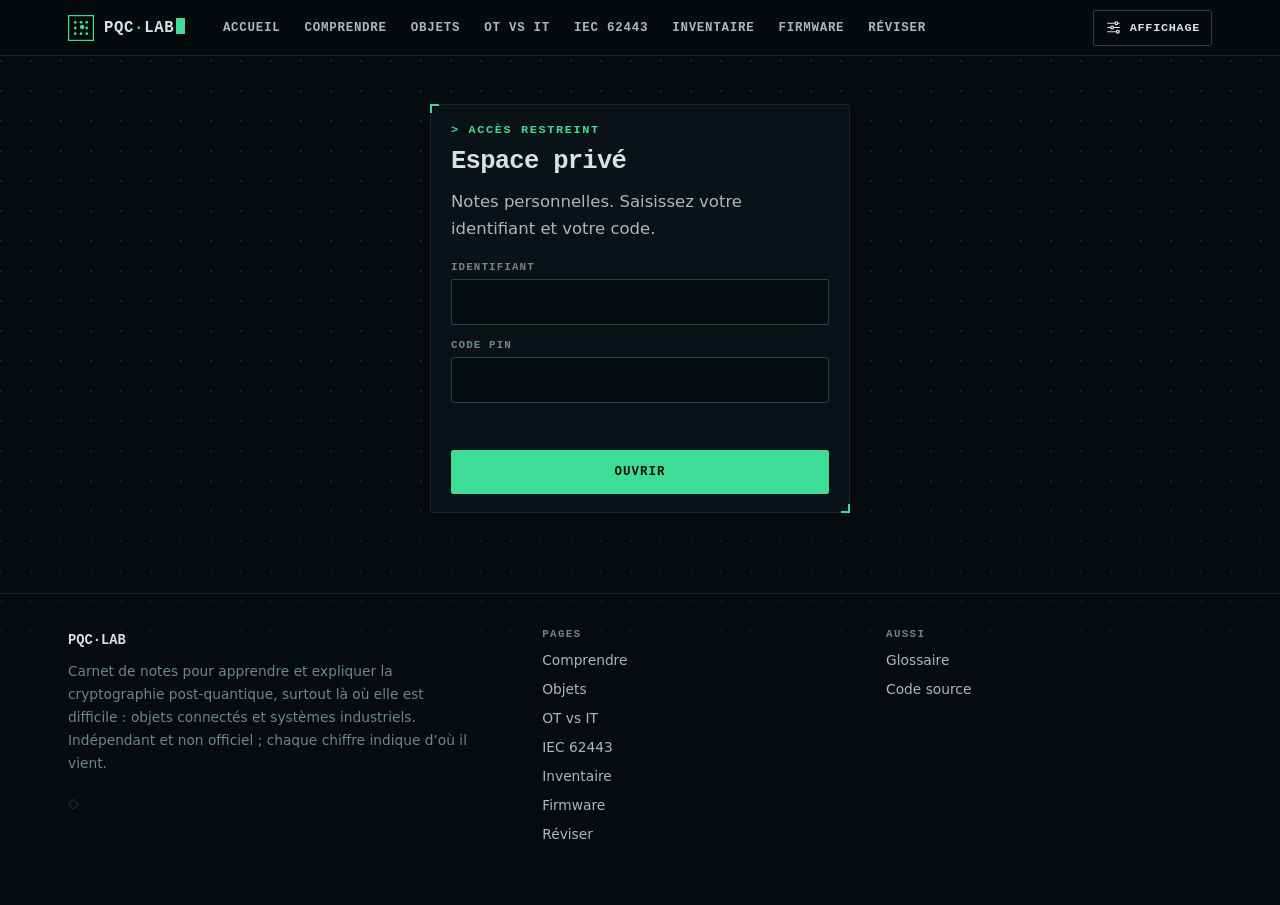
<file: espace.html>
<!doctype html>
<html lang="fr">
<head>
<meta charset="utf-8">
<meta name="viewport" content="width=device-width, initial-scale=1, viewport-fit=cover">
<meta name="robots" content="noindex,nofollow">
<title>Espace privé – PQC·LAB</title>
<meta name="theme-color" content="#060b0e">
<link rel="icon" type="image/svg+xml" href="assets/favicon.svg">
<link rel="icon" type="image/png" sizes="32x32" href="assets/icon-32.png">
<link rel="manifest" href="manifest.webmanifest">
<link rel="apple-touch-icon" href="assets/icon-180.png">
<script>(function(){var d=document.documentElement,t='dark';try{t=localStorage.getItem('pqc-theme')||'dark';}catch(e){}if(t==='light'||t==='dark')d.setAttribute('data-theme',t);})();</script>
<link rel="stylesheet" href="assets/site.css">
<style>
ul.ck{list-style:none;padding:0;margin:10px 0 0}
ul.ck li{margin:8px 0}
ul.ck label{display:flex;gap:10px;align-items:flex-start;cursor:pointer;line-height:1.4}
ul.ck input{margin-top:3px;width:18px;height:18px;accent-color:var(--accent);flex:none}
ul.ck input:checked+*,ul.ck label:has(input:checked){color:var(--fg-3);text-decoration:line-through}
</style>
</head>
<body data-page="priv">
<a class="skip" href="#main">Aller au contenu</a>
<div id="site-header"></div>
<div id="site-sheet"></div>

<main id="main">
<div class="wrap">

  <div class="login card" id="gate">
    <div class="eyebrow">accès restreint</div>
    <h1 style="font-size:1.6rem;margin-top:10px">Espace privé</h1>
    <p style="color:var(--fg-2);margin:10px 0 0">Notes personnelles. Saisissez votre identifiant et votre code.</p>
    <form id="login-form" autocomplete="off">
      <div><label for="uid">Identifiant</label><input id="uid" name="uid" type="text" autocomplete="username" autocapitalize="none" spellcheck="false" required></div>
      <div><label for="pin">Code PIN</label><input id="pin" name="pin" type="password" inputmode="numeric" autocomplete="current-password" required></div>
      <p class="err" id="err" role="alert"></p>
      <button class="btn" type="submit">Ouvrir</button>
    </form>
  </div>

  <div id="vault" hidden>
    <header class="pagehead" style="padding-bottom:0">
      <div class="eyebrow">espace privé</div>
      <h1>Préparer le forum</h1>
      <div class="lock-bar"><p class="lead" style="margin:0;font-size:1rem">Check-list, programme, questions à poser, réponses d'expert et règles de la thèse CIFRE.</p><button type="button" class="btn sec" id="lock">Verrouiller</button></div>
    </header>
    <article class="wide" id="vault-content" style="max-width:860px"></article>
  </div>

</div>
</main>

<div id="site-footer"></div>
<nav id="site-tabbar"></nav>
<script src="assets/glossary.js"></script>
<script src="assets/site.js"></script>
<script src="assets/tools.js"></script>
<script src="assets/vault.js"></script>
</body>
</html>
</file>
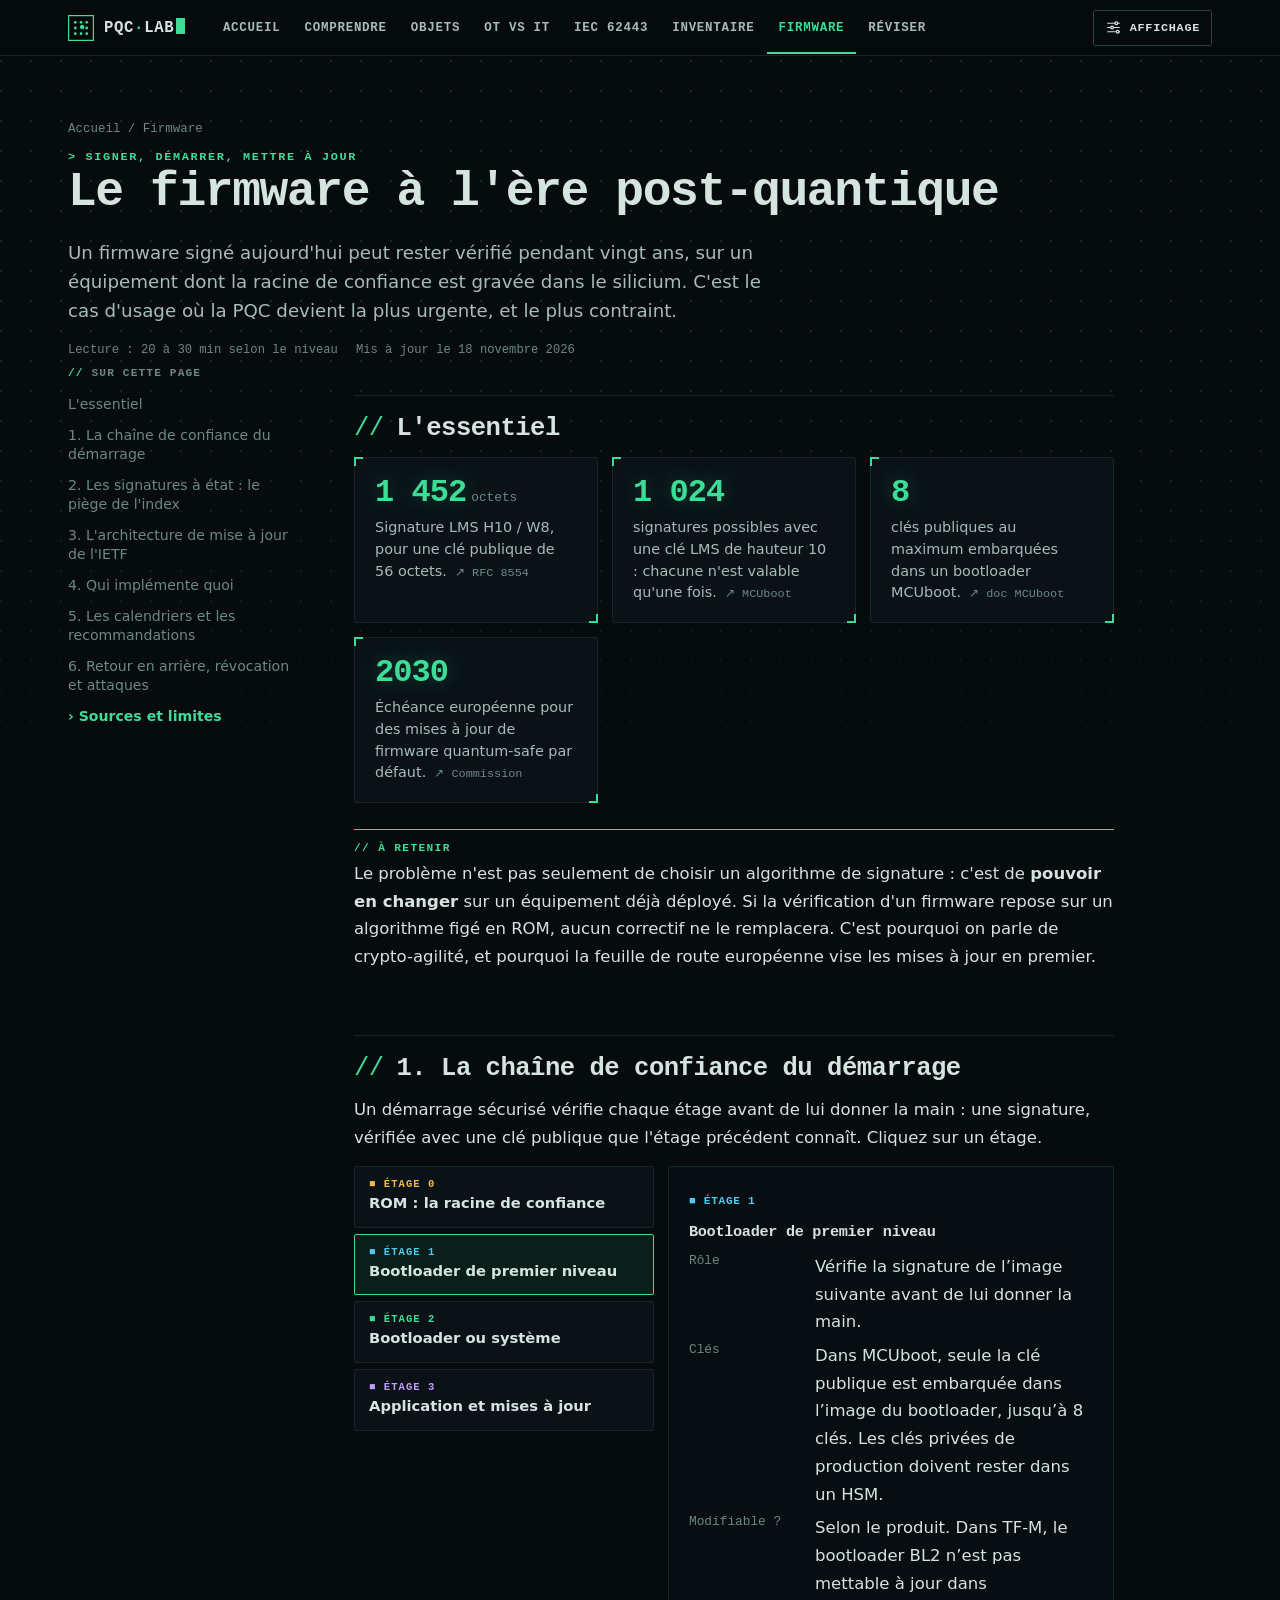
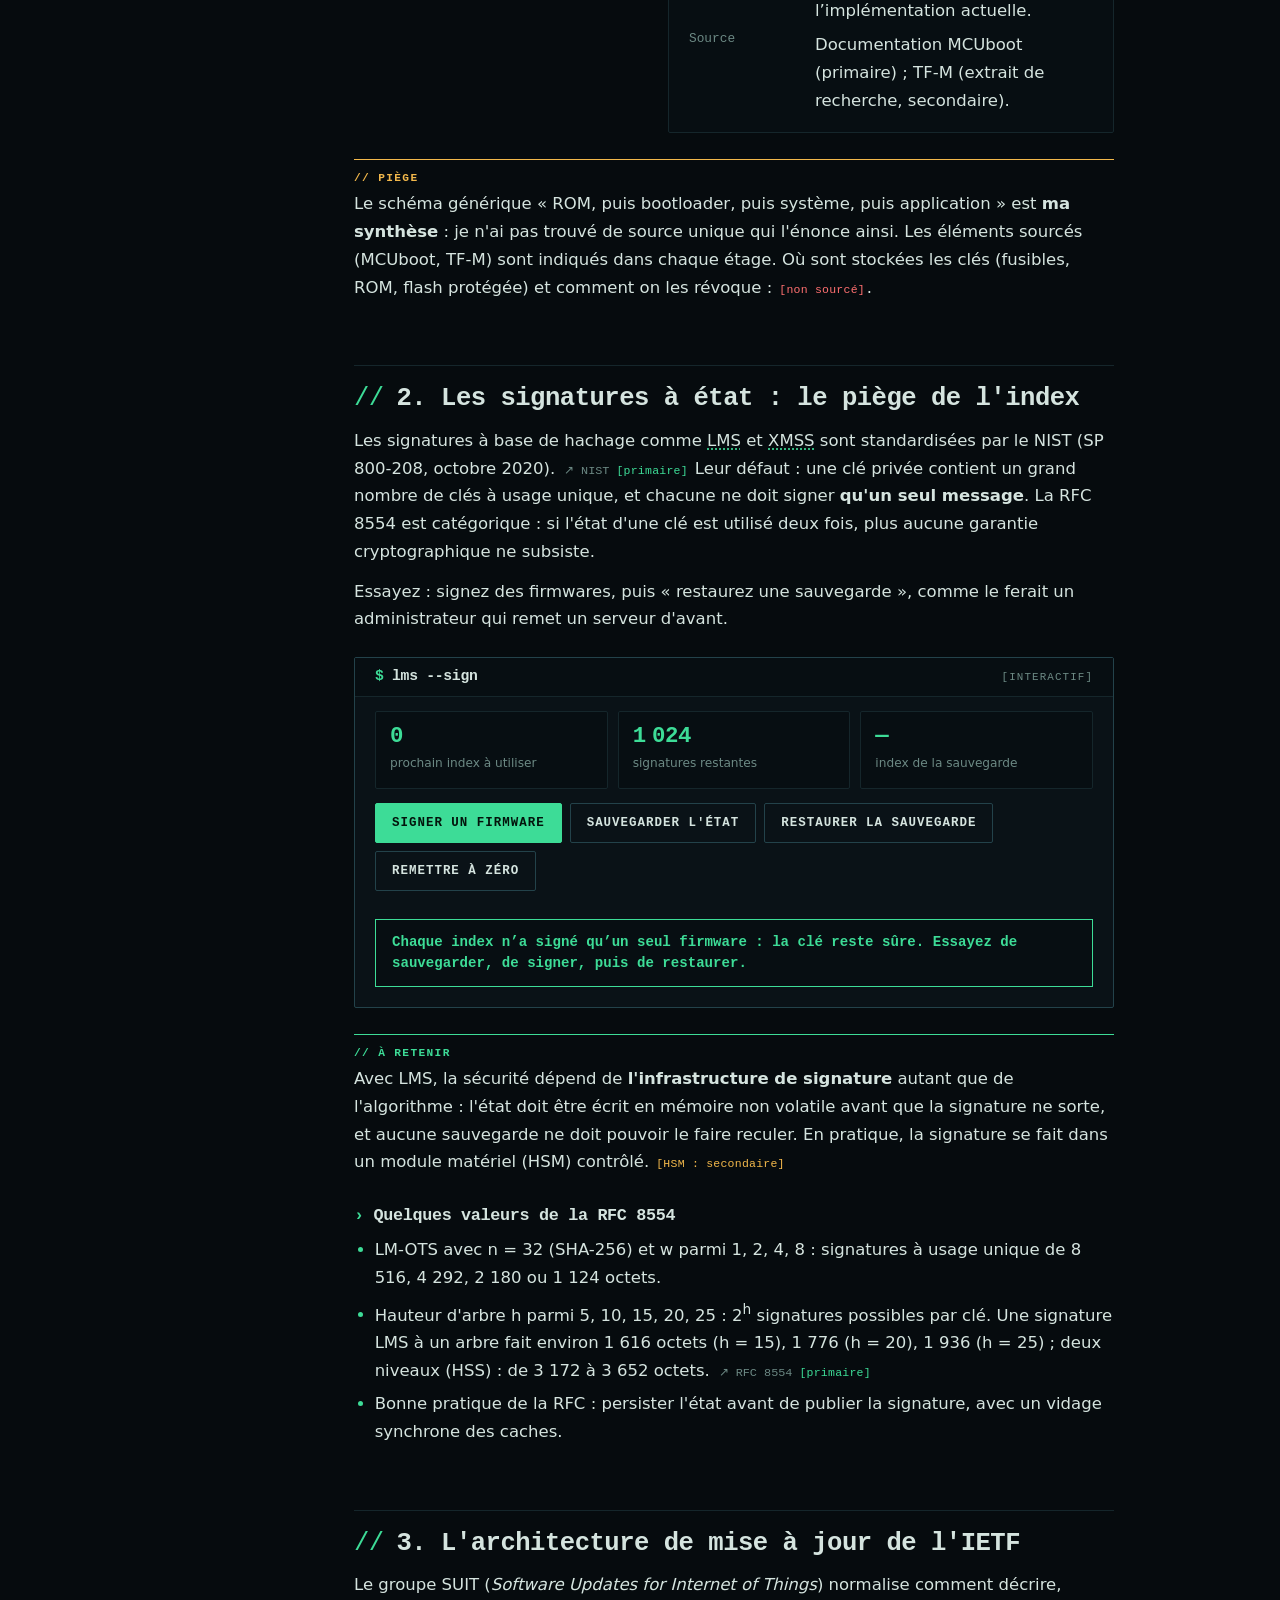
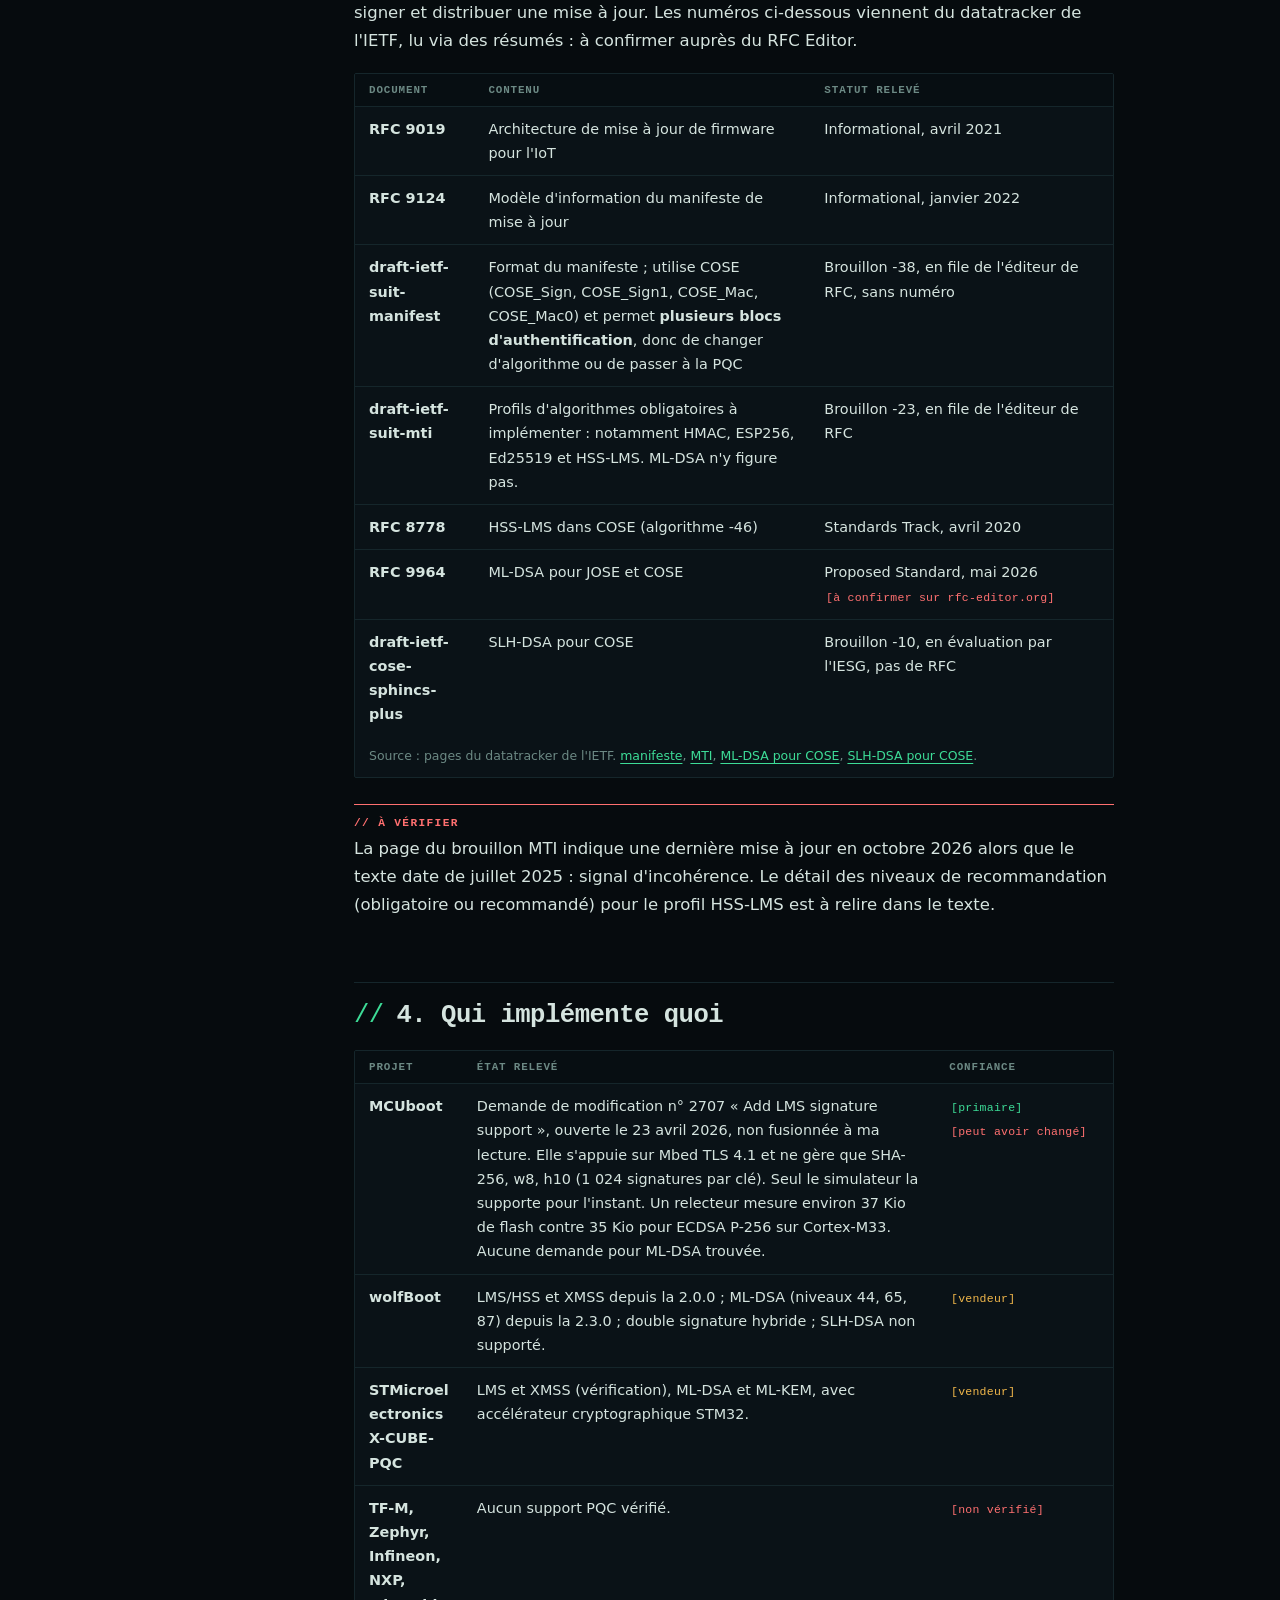
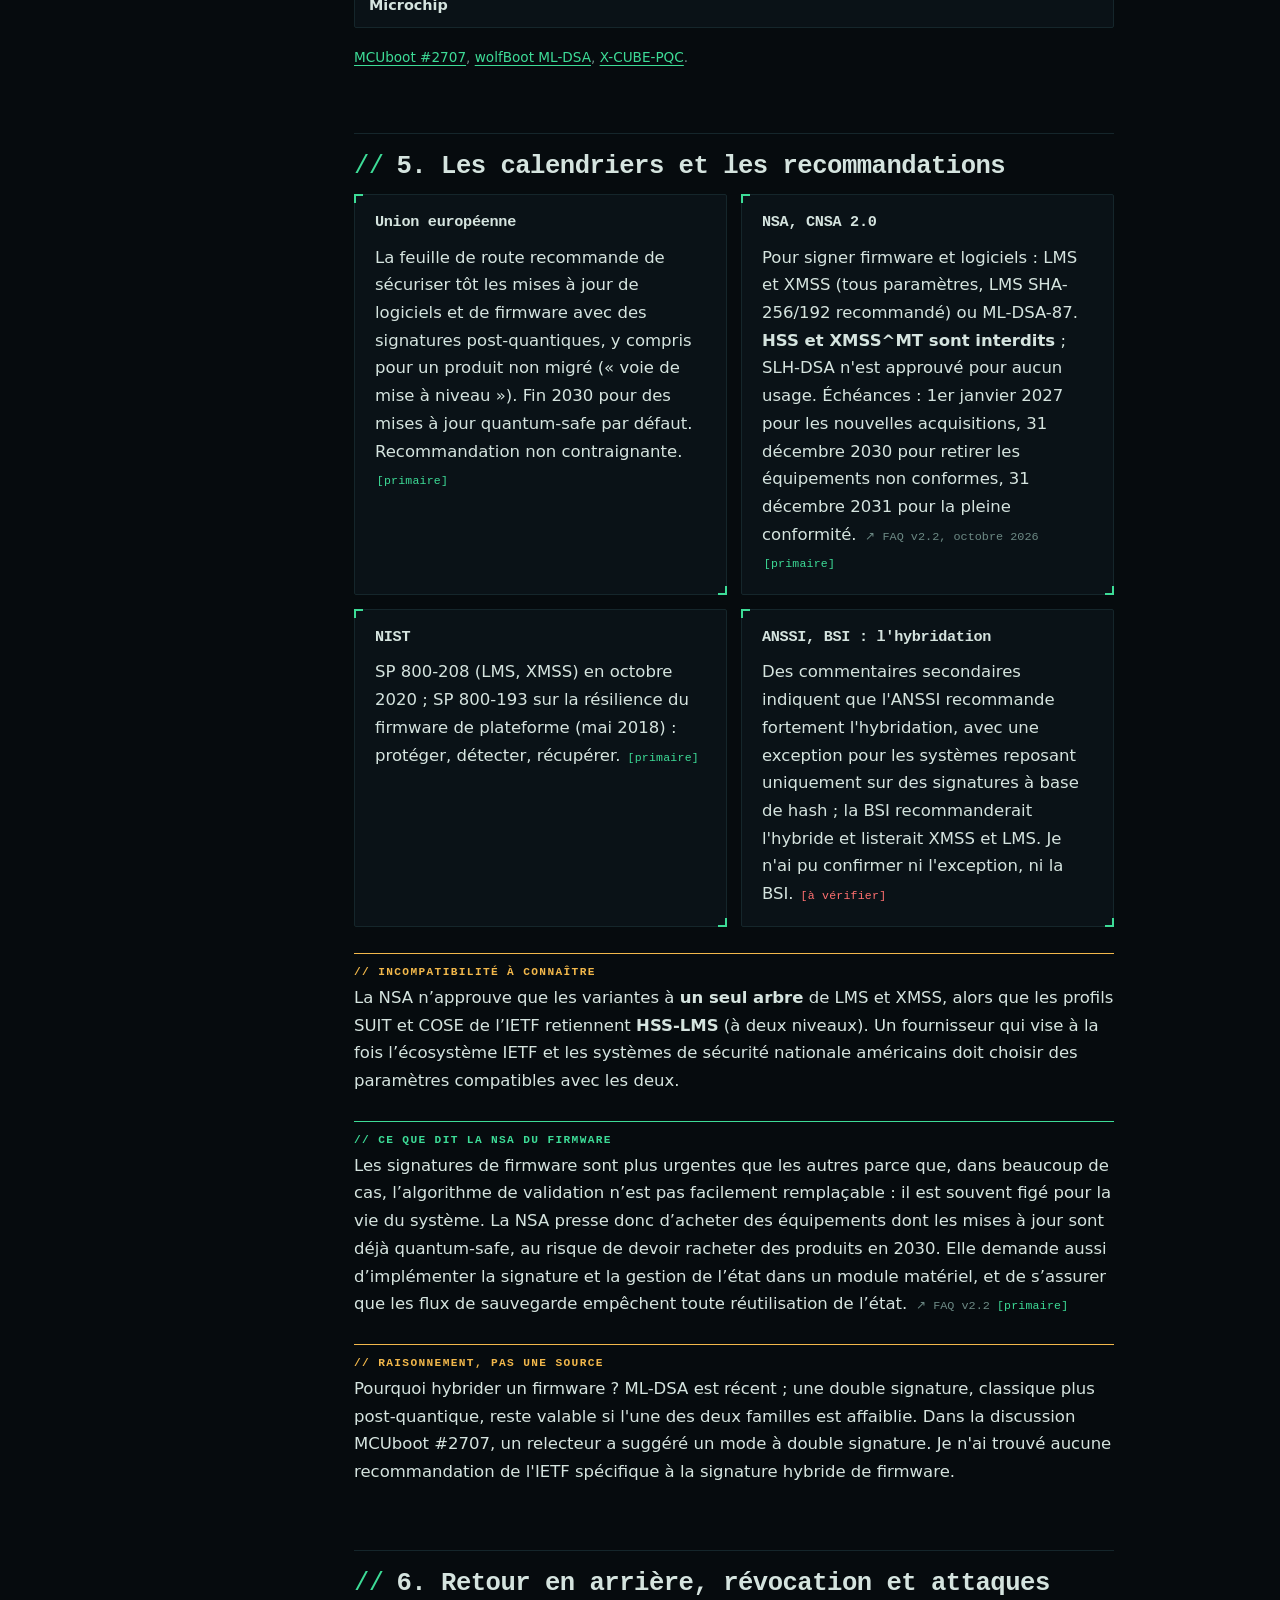
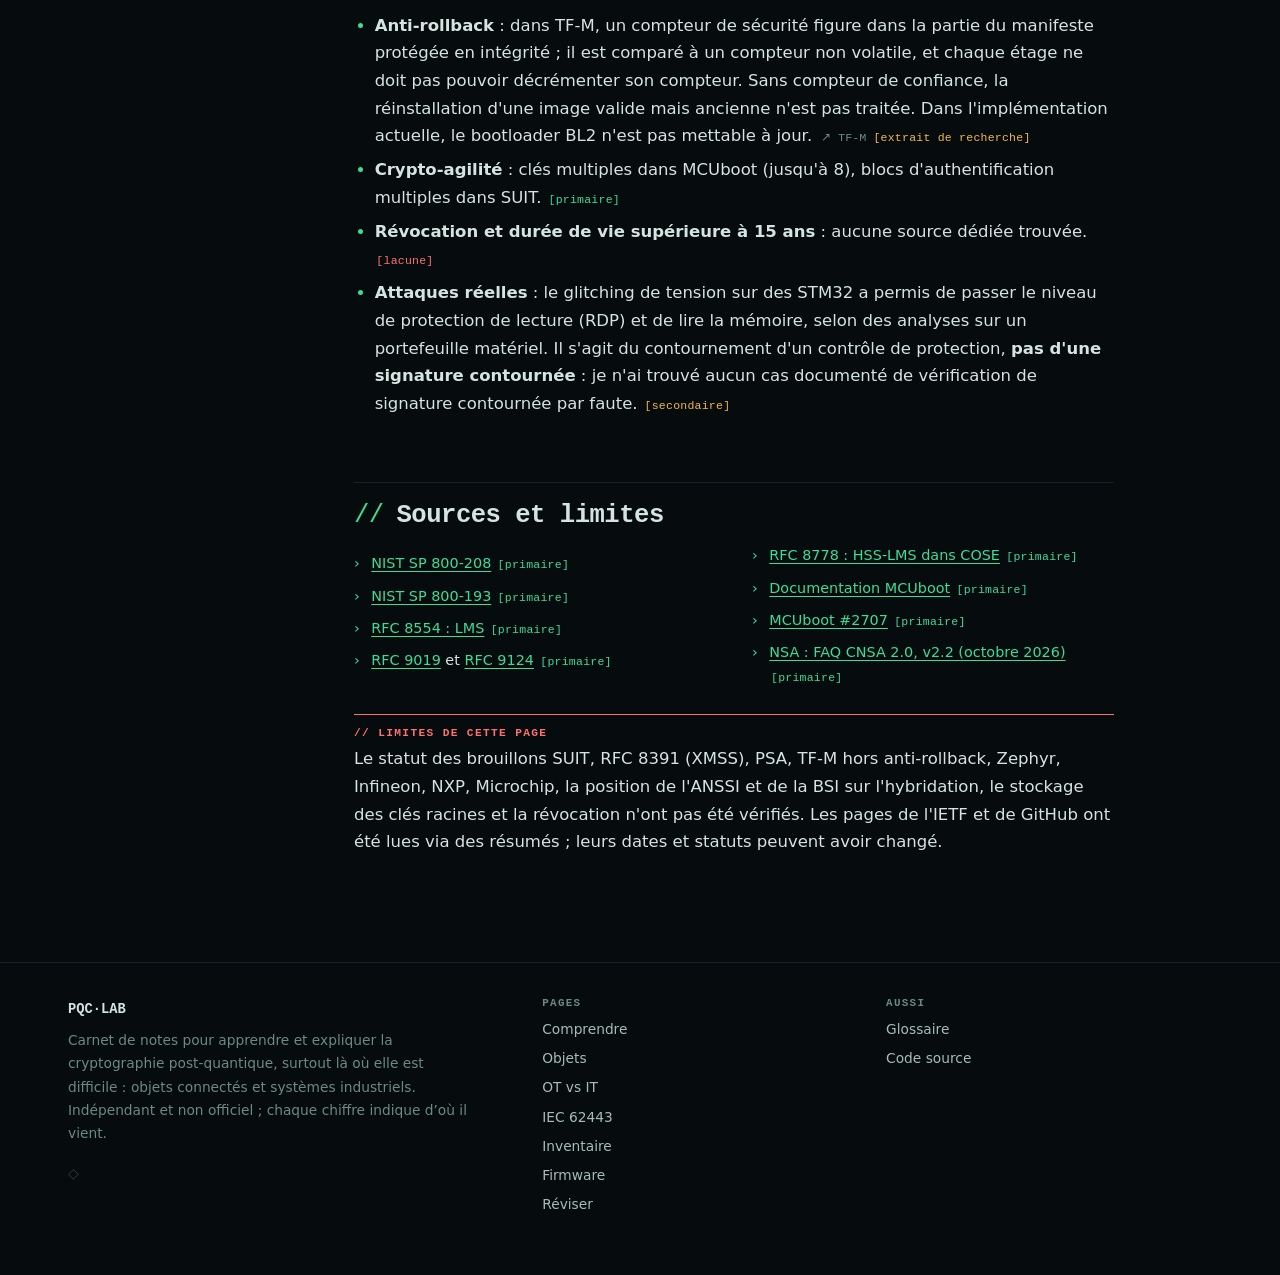
<file: firmware.html>
<!doctype html>
<html lang="fr">
<head>
<meta charset="utf-8">
<meta name="viewport" content="width=device-width, initial-scale=1, viewport-fit=cover">
<title>Firmware, démarrage sécurisé et PQC – PQC·LAB</title>
<meta name="description" content="Chaîne de confiance du démarrage, signatures à état (LMS), architecture de mise à jour de l'IETF, implémentations et calendriers : signer un firmware à l'ère post-quantique.">
<meta name="theme-color" content="#060b0e">
<link rel="icon" type="image/svg+xml" href="assets/favicon.svg">
<link rel="icon" type="image/png" sizes="32x32" href="assets/icon-32.png">
<link rel="manifest" href="manifest.webmanifest">
<link rel="apple-touch-icon" href="assets/icon-180.png">
<script>(function(){var d=document.documentElement,t='dark';try{t=localStorage.getItem('pqc-theme')||'dark';}catch(e){}if(t==='light'||t==='dark')d.setAttribute('data-theme',t);})();</script>
<link rel="stylesheet" href="assets/site.css">
</head>
<body data-page="fw">
<a class="skip" href="#main">Aller au contenu</a>
<div id="site-header"></div>
<div id="site-sheet"></div>

<main id="main">
<div class="wrap">
  <header class="pagehead">
    <div class="crumbs"><a href="index.html">Accueil</a> / Firmware</div>
    <div class="eyebrow">Signer, démarrer, mettre à jour</div>
    <h1>Le firmware à l'ère post-quantique</h1>
    <p class="lead">Un firmware signé aujourd'hui peut rester vérifié pendant vingt ans, sur un équipement dont la racine de confiance est gravée dans le silicium. C'est le cas d'usage où la PQC devient la plus urgente, et le plus contraint.</p>
    <div class="meta"><span>Lecture : 20 à 30 min selon le niveau</span><span>Mis à jour le 18 novembre 2026</span></div>
  </header>
</div>

<div class="wrap page has-toc">
<aside class="toc" id="toc" aria-label="Sommaire"></aside>
<article>
<div id="toc-m"></div>

<section>
<h2 id="essentiel" style="margin-top:28px">L'essentiel</h2>
<div class="grid g4">
  <div class="card"><div class="stat">1 452<small>octets</small></div><div class="stat-l">Signature LMS H10 / W8, pour une clé publique de 56 octets. <a class="src" href="https://www.rfc-editor.org/rfc/rfc8554.html">RFC 8554</a></div></div>
  <div class="card"><div class="stat">1 024</div><div class="stat-l">signatures possibles avec une clé LMS de hauteur 10 : chacune n'est valable qu'une fois. <a class="src" href="https://github.com/mcu-tools/mcuboot/pull/2707">MCUboot</a></div></div>
  <div class="card"><div class="stat">8</div><div class="stat-l">clés publiques au maximum embarquées dans un bootloader MCUboot. <a class="src" href="https://docs.mcuboot.com/readme-zephyr.html">doc MCUboot</a></div></div>
  <div class="card"><div class="stat">2030</div><div class="stat-l">Échéance européenne pour des mises à jour de firmware quantum-safe par défaut. <a class="src" href="https://digital-strategy.ec.europa.eu/en/library/coordinated-implementation-roadmap-transition-post-quantum-cryptography">Commission</a></div></div>
</div>
<div class="note retenir"><div class="nt">À retenir</div>
<p>Le problème n'est pas seulement de choisir un algorithme de signature : c'est de <strong>pouvoir en changer</strong> sur un équipement déjà déployé. Si la vérification d'un firmware repose sur un algorithme figé en ROM, aucun correctif ne le remplacera. C'est pourquoi on parle de crypto-agilité, et pourquoi la feuille de route européenne vise les mises à jour en premier.</p></div>
</section>

<section>
<h2 id="chaine">1. La chaîne de confiance du démarrage</h2>
<p>Un démarrage sécurisé vérifie chaque étage avant de lui donner la main : une signature, vérifiée avec une clé publique que l'étage précédent connaît. Cliquez sur un étage.</p>
<div id="boot" class="purdue"><div class="pl"></div><div class="pd" aria-live="polite"></div></div>
<div class="note piege"><div class="nt">Piège</div><p>Le schéma générique « ROM, puis bootloader, puis système, puis application » est <strong>ma synthèse</strong> : je n'ai pas trouvé de source unique qui l'énonce ainsi. Les éléments sourcés (MCUboot, TF-M) sont indiqués dans chaque étage. Où sont stockées les clés (fusibles, ROM, flash protégée) et comment on les révoque : <span class="badge b-ver">non sourcé</span>.</p></div>
</section>

<section>
<h2 id="lms">2. Les signatures à état : le piège de l'index</h2>
<p>Les signatures à base de hachage comme <abbr class="g" data-g="lms">LMS</abbr> et <abbr class="g" data-g="xmss">XMSS</abbr> sont standardisées par le NIST (SP 800-208, octobre 2020). <a class="src" href="https://csrc.nist.gov/pubs/sp/800/208/final">NIST</a> <span class="badge b-prim">primaire</span> Leur défaut : une clé privée contient un grand nombre de clés à usage unique, et chacune ne doit signer <strong>qu'un seul message</strong>. La RFC 8554 est catégorique : si l'état d'une clé est utilisé deux fois, plus aucune garantie cryptographique ne subsiste.</p>
<p>Essayez : signez des firmwares, puis « restaurez une sauvegarde », comme le ferait un administrateur qui remet un serveur d'avant.</p>

<div class="tool" id="tool-lms">
<div class="tool-h"><h3>lms --sign</h3><span class="tag">Interactif</span></div>
<div class="out">
  <div class="cell"><b id="lms-idx">0</b><span>prochain index à utiliser</span></div>
  <div class="cell"><b id="lms-left">1 024</b><span>signatures restantes</span></div>
  <div class="cell"><b id="lms-snap-v">—</b><span>index de la sauvegarde</span></div>
</div>
<div class="rowgap" style="margin-top:14px">
  <button type="button" class="btn" id="lms-sign" style="min-height:40px;padding:0 16px">Signer un firmware</button>
  <button type="button" class="btn sec" id="lms-snap" style="min-height:40px;padding:0 16px">Sauvegarder l'état</button>
  <button type="button" class="btn sec" id="lms-restore" style="min-height:40px;padding:0 16px">Restaurer la sauvegarde</button>
  <button type="button" class="btn sec" id="lms-reset" style="min-height:40px;padding:0 16px">Remettre à zéro</button>
</div>
<div class="bars" id="lms-log" style="margin-top:14px"></div>
<div class="verdict mid" id="lms-verdict"></div>
</div>

<div class="note retenir"><div class="nt">À retenir</div><p>Avec LMS, la sécurité dépend de <strong>l'infrastructure de signature</strong> autant que de l'algorithme : l'état doit être écrit en mémoire non volatile avant que la signature ne sorte, et aucune sauvegarde ne doit pouvoir le faire reculer. En pratique, la signature se fait dans un module matériel (HSM) contrôlé. <span class="badge b-sec">HSM : secondaire</span></p></div>
<div class="lv2">
<h3>Quelques valeurs de la RFC 8554</h3>
<ul>
<li>LM-OTS avec n = 32 (SHA-256) et w parmi 1, 2, 4, 8 : signatures à usage unique de 8 516, 4 292, 2 180 ou 1 124 octets.</li>
<li>Hauteur d'arbre h parmi 5, 10, 15, 20, 25 : 2<sup>h</sup> signatures possibles par clé. Une signature LMS à un arbre fait environ 1 616 octets (h = 15), 1 776 (h = 20), 1 936 (h = 25) ; deux niveaux (HSS) : de 3 172 à 3 652 octets. <a class="src" href="https://www.rfc-editor.org/rfc/rfc8554.html">RFC 8554</a> <span class="badge b-prim">primaire</span></li>
<li>Bonne pratique de la RFC : persister l'état avant de publier la signature, avec un vidage synchrone des caches.</li>
</ul>
</div>
<div class="lv3 note piege"><div class="nt">Nuance</div><p>La demande de modification MCUboot #2707 écrit qu'avec une sous-clé utilisée pour plus d'un message « toute la clé privée sera compromise » ; c'est la formulation de l'auteur, plus forte que celle de la RFC, qui parle de parties de la clé secrète révélées permettant des falsifications.</p></div>
</section>

<section>
<h2 id="ietf">3. L'architecture de mise à jour de l'IETF</h2>
<p>Le groupe SUIT (<em>Software Updates for Internet of Things</em>) normalise comment décrire, signer et distribuer une mise à jour. Les numéros ci-dessous viennent du datatracker de l'IETF, lu via des résumés : à confirmer auprès du RFC Editor.</p>
<div class="tw"><table style="min-width:660px">
<thead><tr><th>Document</th><th>Contenu</th><th>Statut relevé</th></tr></thead>
<tbody>
<tr><td>RFC 9019</td><td>Architecture de mise à jour de firmware pour l'IoT</td><td>Informational, avril 2021</td></tr>
<tr><td>RFC 9124</td><td>Modèle d'information du manifeste de mise à jour</td><td>Informational, janvier 2022</td></tr>
<tr><td>draft-ietf-suit-manifest</td><td>Format du manifeste ; utilise COSE (COSE_Sign, COSE_Sign1, COSE_Mac, COSE_Mac0) et permet <strong>plusieurs blocs d'authentification</strong>, donc de changer d'algorithme ou de passer à la PQC</td><td>Brouillon -38, en file de l'éditeur de RFC, sans numéro</td></tr>
<tr><td>draft-ietf-suit-mti</td><td>Profils d'algorithmes obligatoires à implémenter : notamment HMAC, ESP256, Ed25519 et HSS-LMS. ML-DSA n'y figure pas.</td><td>Brouillon -23, en file de l'éditeur de RFC</td></tr>
<tr><td>RFC 8778</td><td>HSS-LMS dans COSE (algorithme -46)</td><td>Standards Track, avril 2020</td></tr>
<tr><td>RFC 9964</td><td>ML-DSA pour JOSE et COSE</td><td>Proposed Standard, mai 2026 <span class="badge b-ver">à confirmer sur rfc-editor.org</span></td></tr>
<tr><td>draft-ietf-cose-sphincs-plus</td><td>SLH-DSA pour COSE</td><td>Brouillon -10, en évaluation par l'IESG, pas de RFC</td></tr>
</tbody><caption>Source : pages du datatracker de l'IETF. <a href="https://datatracker.ietf.org/doc/draft-ietf-suit-manifest/">manifeste</a>, <a href="https://datatracker.ietf.org/doc/draft-ietf-suit-mti/">MTI</a>, <a href="https://datatracker.ietf.org/doc/draft-ietf-cose-dilithium/">ML-DSA pour COSE</a>, <a href="https://datatracker.ietf.org/doc/draft-ietf-cose-sphincs-plus/">SLH-DSA pour COSE</a>.</caption></table></div>
<div class="lv2 note verif"><div class="nt">À vérifier</div><p>La page du brouillon MTI indique une dernière mise à jour en octobre 2026 alors que le texte date de juillet 2025 : signal d'incohérence. Le détail des niveaux de recommandation (obligatoire ou recommandé) pour le profil HSS-LMS est à relire dans le texte.</p></div>
</section>

<section>
<h2 id="implementations">4. Qui implémente quoi</h2>
<div class="tw"><table style="min-width:660px">
<thead><tr><th>Projet</th><th>État relevé</th><th>Confiance</th></tr></thead>
<tbody>
<tr><td>MCUboot</td><td>Demande de modification n° 2707 « Add LMS signature support », ouverte le 23 avril 2026, non fusionnée à ma lecture. Elle s'appuie sur Mbed TLS 4.1 et ne gère que SHA-256, w8, h10 (1 024 signatures par clé). Seul le simulateur la supporte pour l'instant. Un relecteur mesure environ 37 Kio de flash contre 35 Kio pour ECDSA P-256 sur Cortex-M33. Aucune demande pour ML-DSA trouvée.</td><td><span class="badge b-prim">primaire</span> <span class="badge b-ver">peut avoir changé</span></td></tr>
<tr><td>wolfBoot</td><td>LMS/HSS et XMSS depuis la 2.0.0 ; ML-DSA (niveaux 44, 65, 87) depuis la 2.3.0 ; double signature hybride ; SLH-DSA non supporté.</td><td><span class="badge b-sec">vendeur</span></td></tr>
<tr><td>STMicroelectronics X-CUBE-PQC</td><td>LMS et XMSS (vérification), ML-DSA et ML-KEM, avec accélérateur cryptographique STM32.</td><td><span class="badge b-sec">vendeur</span></td></tr>
<tr><td>TF-M, Zephyr, Infineon, NXP, Microchip</td><td>Aucun support PQC vérifié.</td><td><span class="badge b-ver">non vérifié</span></td></tr>
</tbody></table></div>
<p class="sub" style="color:var(--fg-3);font-size:.85rem"><a href="https://github.com/mcu-tools/mcuboot/pull/2707">MCUboot #2707</a>, <a href="https://www.wolfssl.com/wolfboot-secure-boot-now-with-support-for-fips-204-ml-dsa-post-quantum-signature-algorithm/">wolfBoot ML-DSA</a>, <a href="https://www.st.com/en/embedded-software/x-cube-pqc.html">X-CUBE-PQC</a>.</p>
</section>

<section>
<h2 id="calendriers">5. Les calendriers et les recommandations</h2>
<div class="grid g2">
  <div class="card"><h4>Union européenne</h4><p>La feuille de route recommande de sécuriser tôt les mises à jour de logiciels et de firmware avec des signatures post-quantiques, y compris pour un produit non migré (« voie de mise à niveau »). Fin 2030 pour des mises à jour quantum-safe par défaut. Recommandation non contraignante. <span class="badge b-prim">primaire</span></p></div>
  <div class="card"><h4>NSA, CNSA 2.0</h4><p>Pour signer firmware et logiciels : LMS et XMSS (tous paramètres, LMS SHA-256/192 recommandé) ou ML-DSA-87. <strong>HSS et XMSS^MT sont interdits</strong> ; SLH-DSA n'est approuvé pour aucun usage. Échéances : 1er janvier 2027 pour les nouvelles acquisitions, 31 décembre 2030 pour retirer les équipements non conformes, 31 décembre 2031 pour la pleine conformité. <a class="src" href="https://media.defense.gov/2022/Sep/07/2003071836/-1/-1/0/CSI_CNSA_2.0_FAQ_.PDF">FAQ v2.2, octobre 2026</a> <span class="badge b-prim">primaire</span></p></div>
  <div class="card"><h4>NIST</h4><p>SP 800-208 (LMS, XMSS) en octobre 2020 ; SP 800-193 sur la résilience du firmware de plateforme (mai 2018) : protéger, détecter, récupérer. <span class="badge b-prim">primaire</span></p></div>
  <div class="card"><h4>ANSSI, BSI : l'hybridation</h4><p>Des commentaires secondaires indiquent que l'ANSSI recommande fortement l'hybridation, avec une exception pour les systèmes reposant uniquement sur des signatures à base de hash ; la BSI recommanderait l'hybride et listerait XMSS et LMS. Je n'ai pu confirmer ni l'exception, ni la BSI. <span class="badge b-ver">à vérifier</span></p></div>
</div>
<div class="note piege lv2"><div class="nt">Incompatibilité à connaître</div><p>La NSA n’approuve que les variantes à <strong>un seul arbre</strong> de LMS et XMSS, alors que les profils SUIT et COSE de l’IETF retiennent <strong>HSS-LMS</strong> (à deux niveaux). Un fournisseur qui vise à la fois l’écosystème IETF et les systèmes de sécurité nationale américains doit choisir des paramètres compatibles avec les deux.</p></div>
<div class="note retenir lv2"><div class="nt">Ce que dit la NSA du firmware</div><p>Les signatures de firmware sont plus urgentes que les autres parce que, dans beaucoup de cas, l’algorithme de validation n’est pas facilement remplaçable : il est souvent figé pour la vie du système. La NSA presse donc d’acheter des équipements dont les mises à jour sont déjà quantum-safe, au risque de devoir racheter des produits en 2030. Elle demande aussi d’implémenter la signature et la gestion de l’état dans un module matériel, et de s’assurer que les flux de sauvegarde empêchent toute réutilisation de l’état. <a class="src" href="https://media.defense.gov/2022/Sep/07/2003071836/-1/-1/0/CSI_CNSA_2.0_FAQ_.PDF">FAQ v2.2</a> <span class="badge b-prim">primaire</span></p></div>
<div class="note piege"><div class="nt">Raisonnement, pas une source</div><p>Pourquoi hybrider un firmware ? ML-DSA est récent ; une double signature, classique plus post-quantique, reste valable si l'une des deux familles est affaiblie. Dans la discussion MCUboot #2707, un relecteur a suggéré un mode à double signature. Je n'ai trouvé aucune recommandation de l'IETF spécifique à la signature hybride de firmware.</p></div>
</section>

<section>
<h2 id="rollback">6. Retour en arrière, révocation et attaques</h2>
<ul>
<li><strong>Anti-rollback</strong> : dans TF-M, un compteur de sécurité figure dans la partie du manifeste protégée en intégrité ; il est comparé à un compteur non volatile, et chaque étage ne doit pas pouvoir décrémenter son compteur. Sans compteur de confiance, la réinstallation d'une image valide mais ancienne n'est pas traitée. Dans l'implémentation actuelle, le bootloader BL2 n'est pas mettable à jour. <a class="src" href="https://trustedfirmware-m.readthedocs.io/en/latest/design_docs/booting/secure_boot_rollback_protection.html">TF-M</a> <span class="badge b-sec">extrait de recherche</span></li>
<li><strong>Crypto-agilité</strong> : clés multiples dans MCUboot (jusqu'à 8), blocs d'authentification multiples dans SUIT. <span class="badge b-prim">primaire</span></li>
<li><strong>Révocation et durée de vie supérieure à 15 ans</strong> : aucune source dédiée trouvée. <span class="badge b-ver">lacune</span></li>
<li><strong>Attaques réelles</strong> : le glitching de tension sur des STM32 a permis de passer le niveau de protection de lecture (RDP) et de lire la mémoire, selon des analyses sur un portefeuille matériel. Il s'agit du contournement d'un contrôle de protection, <strong>pas d'une signature contournée</strong> : je n'ai trouvé aucun cas documenté de vérification de signature contournée par faute. <span class="badge b-sec">secondaire</span></li>
</ul>
</section>

<section>
<h2 id="sources">Sources et limites</h2>
<ul class="src-list two">
<li><a href="https://csrc.nist.gov/pubs/sp/800/208/final">NIST SP 800-208</a> <span class="badge b-prim">primaire</span></li>
<li><a href="https://csrc.nist.gov/pubs/sp/800/193/final">NIST SP 800-193</a> <span class="badge b-prim">primaire</span></li>
<li><a href="https://www.rfc-editor.org/rfc/rfc8554.html">RFC 8554 : LMS</a> <span class="badge b-prim">primaire</span></li>
<li><a href="https://www.rfc-editor.org/info/rfc9019">RFC 9019</a> et <a href="https://www.rfc-editor.org/info/rfc9124">RFC 9124</a> <span class="badge b-prim">primaire</span></li>
<li><a href="https://datatracker.ietf.org/doc/rfc8778/">RFC 8778 : HSS-LMS dans COSE</a> <span class="badge b-prim">primaire</span></li>
<li><a href="https://docs.mcuboot.com/readme-zephyr.html">Documentation MCUboot</a> <span class="badge b-prim">primaire</span></li>
<li><a href="https://github.com/mcu-tools/mcuboot/pull/2707">MCUboot #2707</a> <span class="badge b-prim">primaire</span></li>
<li><a href="https://media.defense.gov/2022/Sep/07/2003071836/-1/-1/0/CSI_CNSA_2.0_FAQ_.PDF">NSA : FAQ CNSA 2.0, v2.2 (octobre 2026)</a> <span class="badge b-prim">primaire</span></li>
</ul>
<div class="note verif"><div class="nt">Limites de cette page</div><p>Le statut des brouillons SUIT, RFC 8391 (XMSS), PSA, TF-M hors anti-rollback, Zephyr, Infineon, NXP, Microchip, la position de l'ANSSI et de la BSI sur l'hybridation, le stockage des clés racines et la révocation n'ont pas été vérifiés. Les pages de l'IETF et de GitHub ont été lues via des résumés ; leurs dates et statuts peuvent avoir changé.</p></div>
</section>

</article>
</div>
</main>

<div id="site-footer"></div>
<nav id="site-tabbar"></nav>
<script src="assets/glossary.js"></script>
<script src="assets/site.js"></script>
<script src="assets/tools.js"></script>
</body>
</html>
</file>
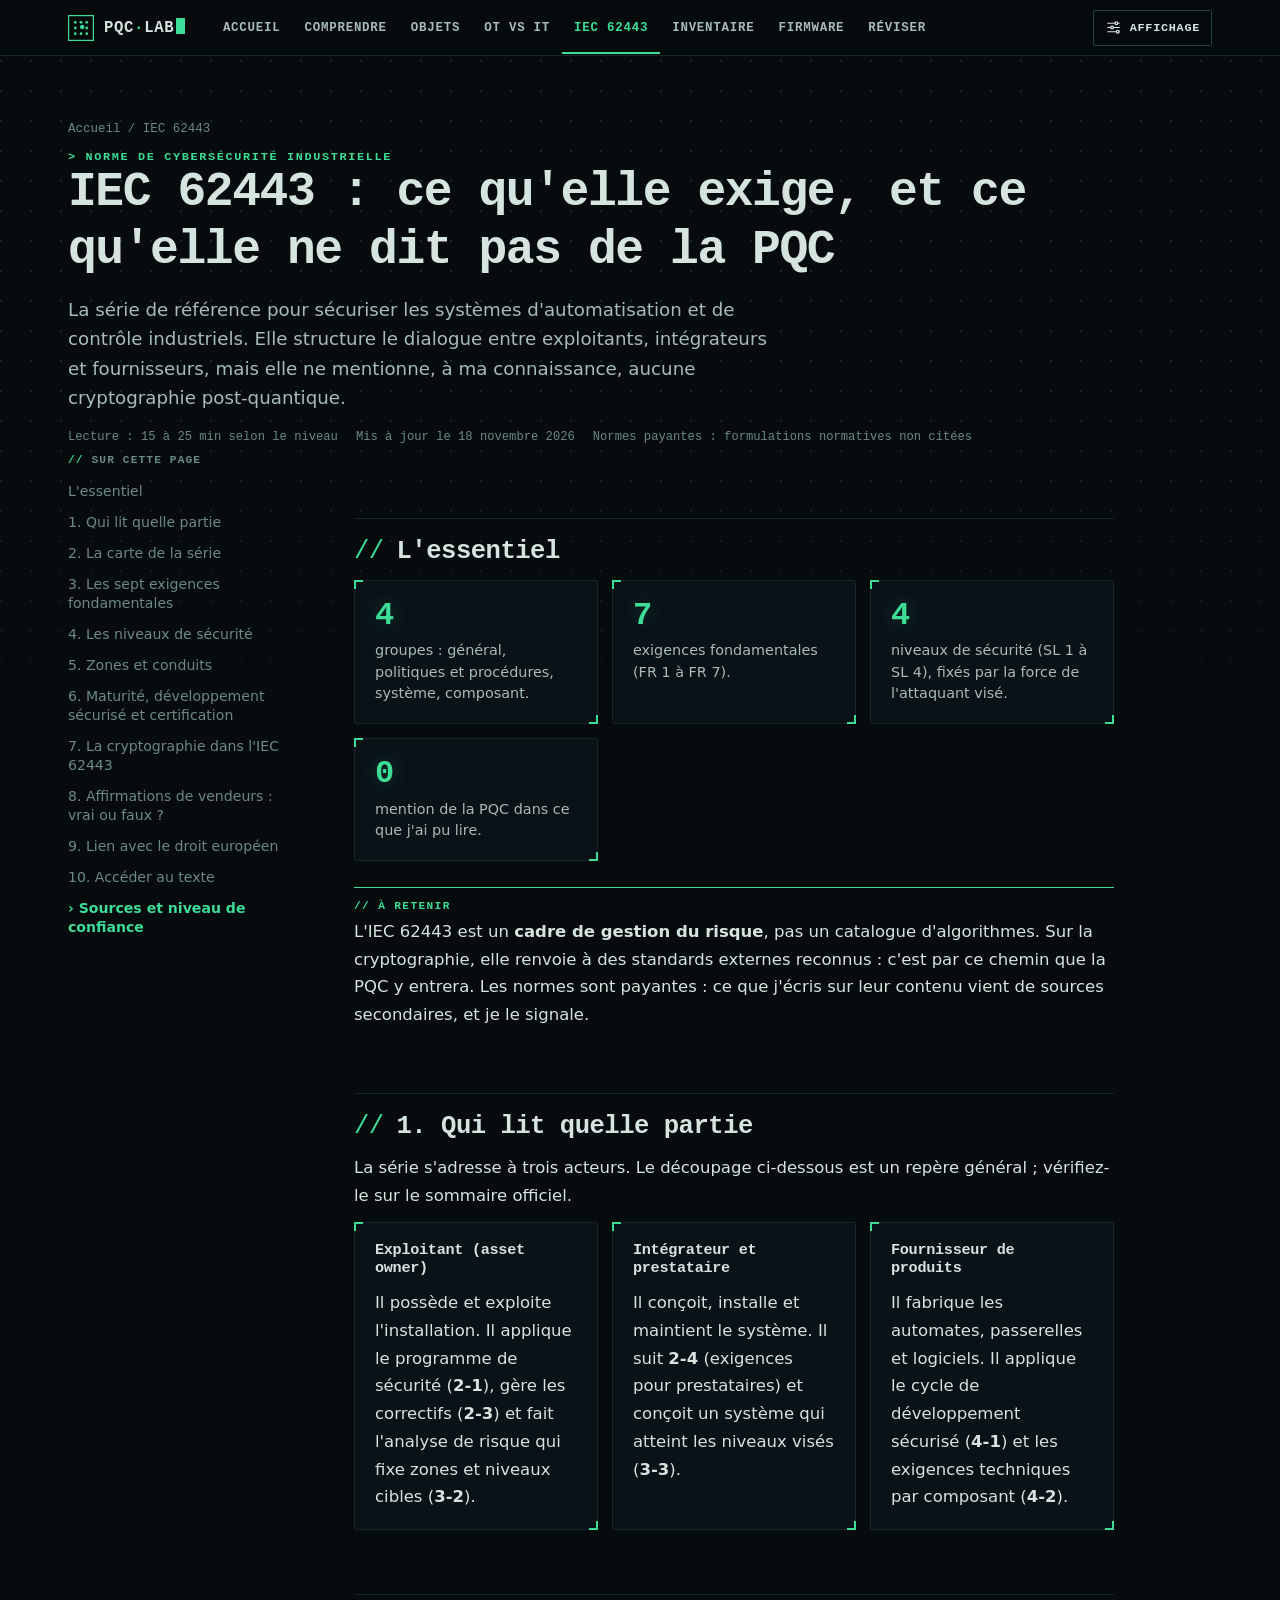
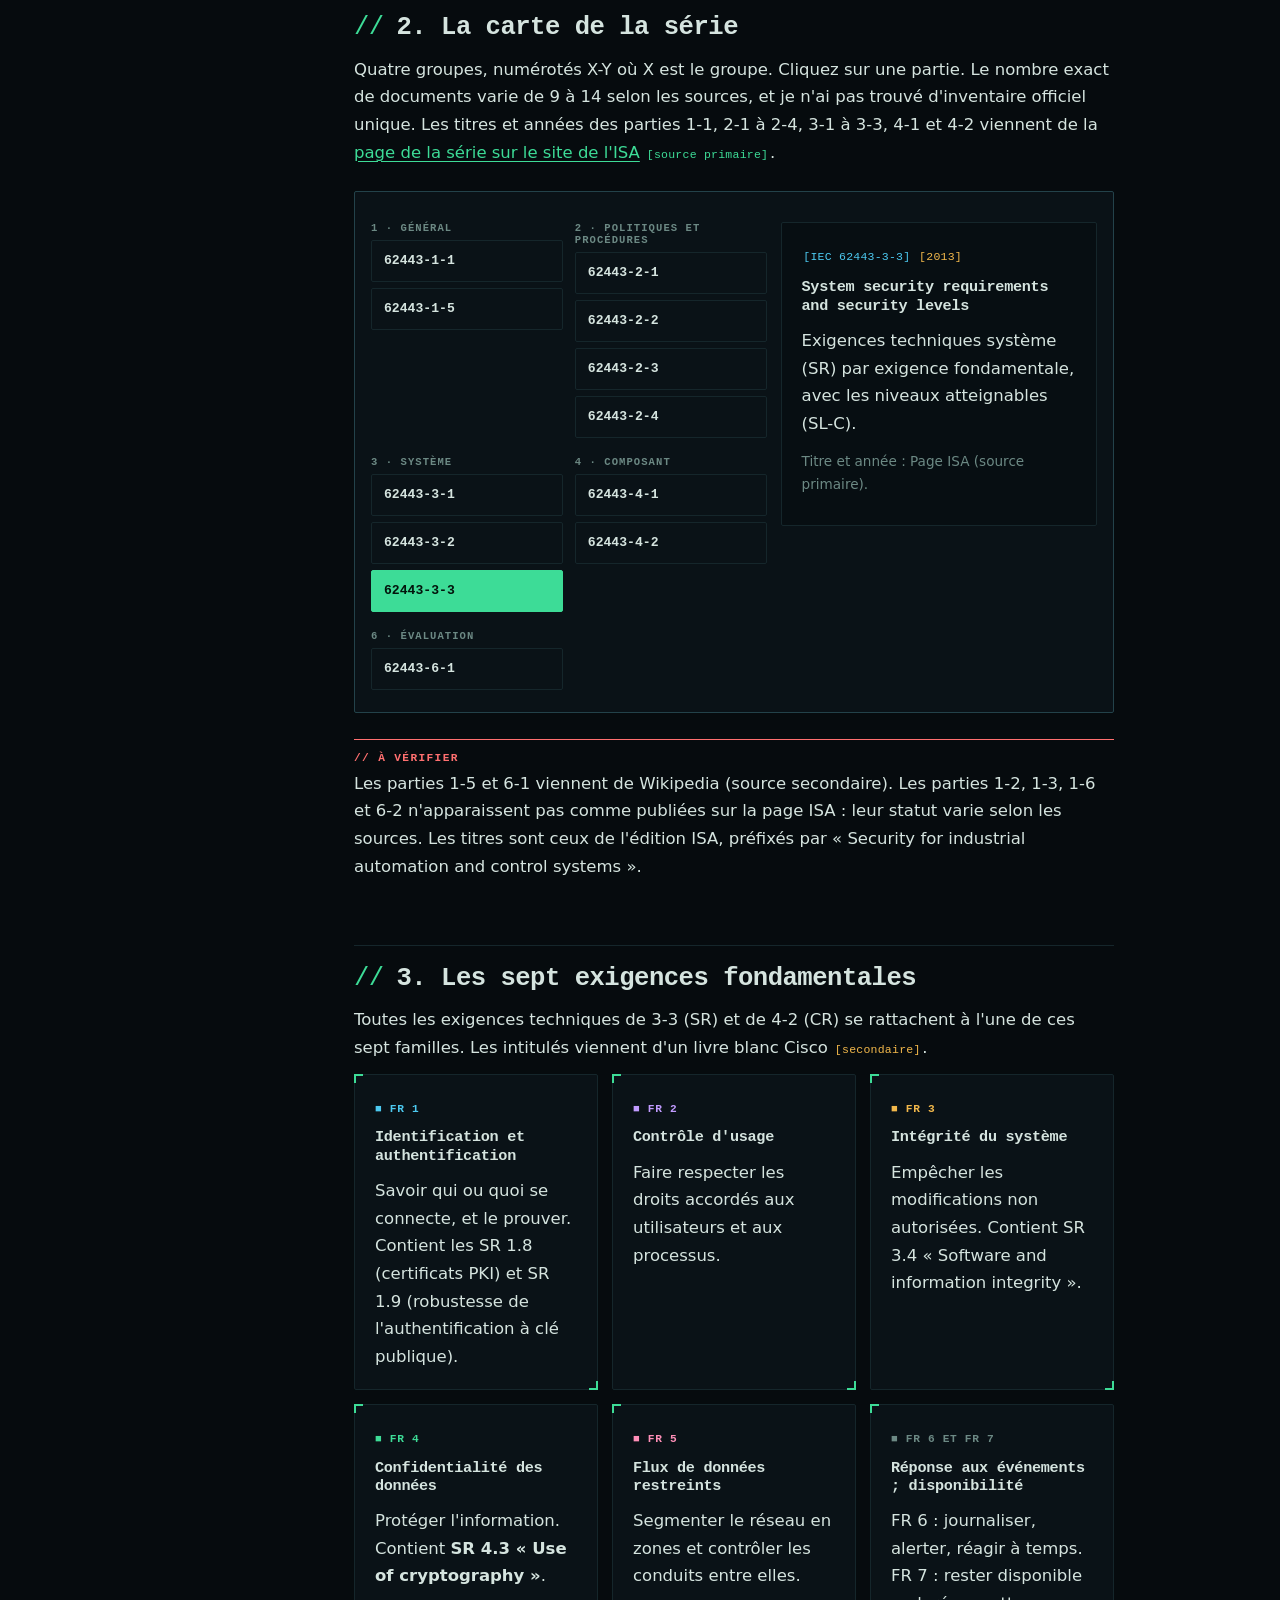
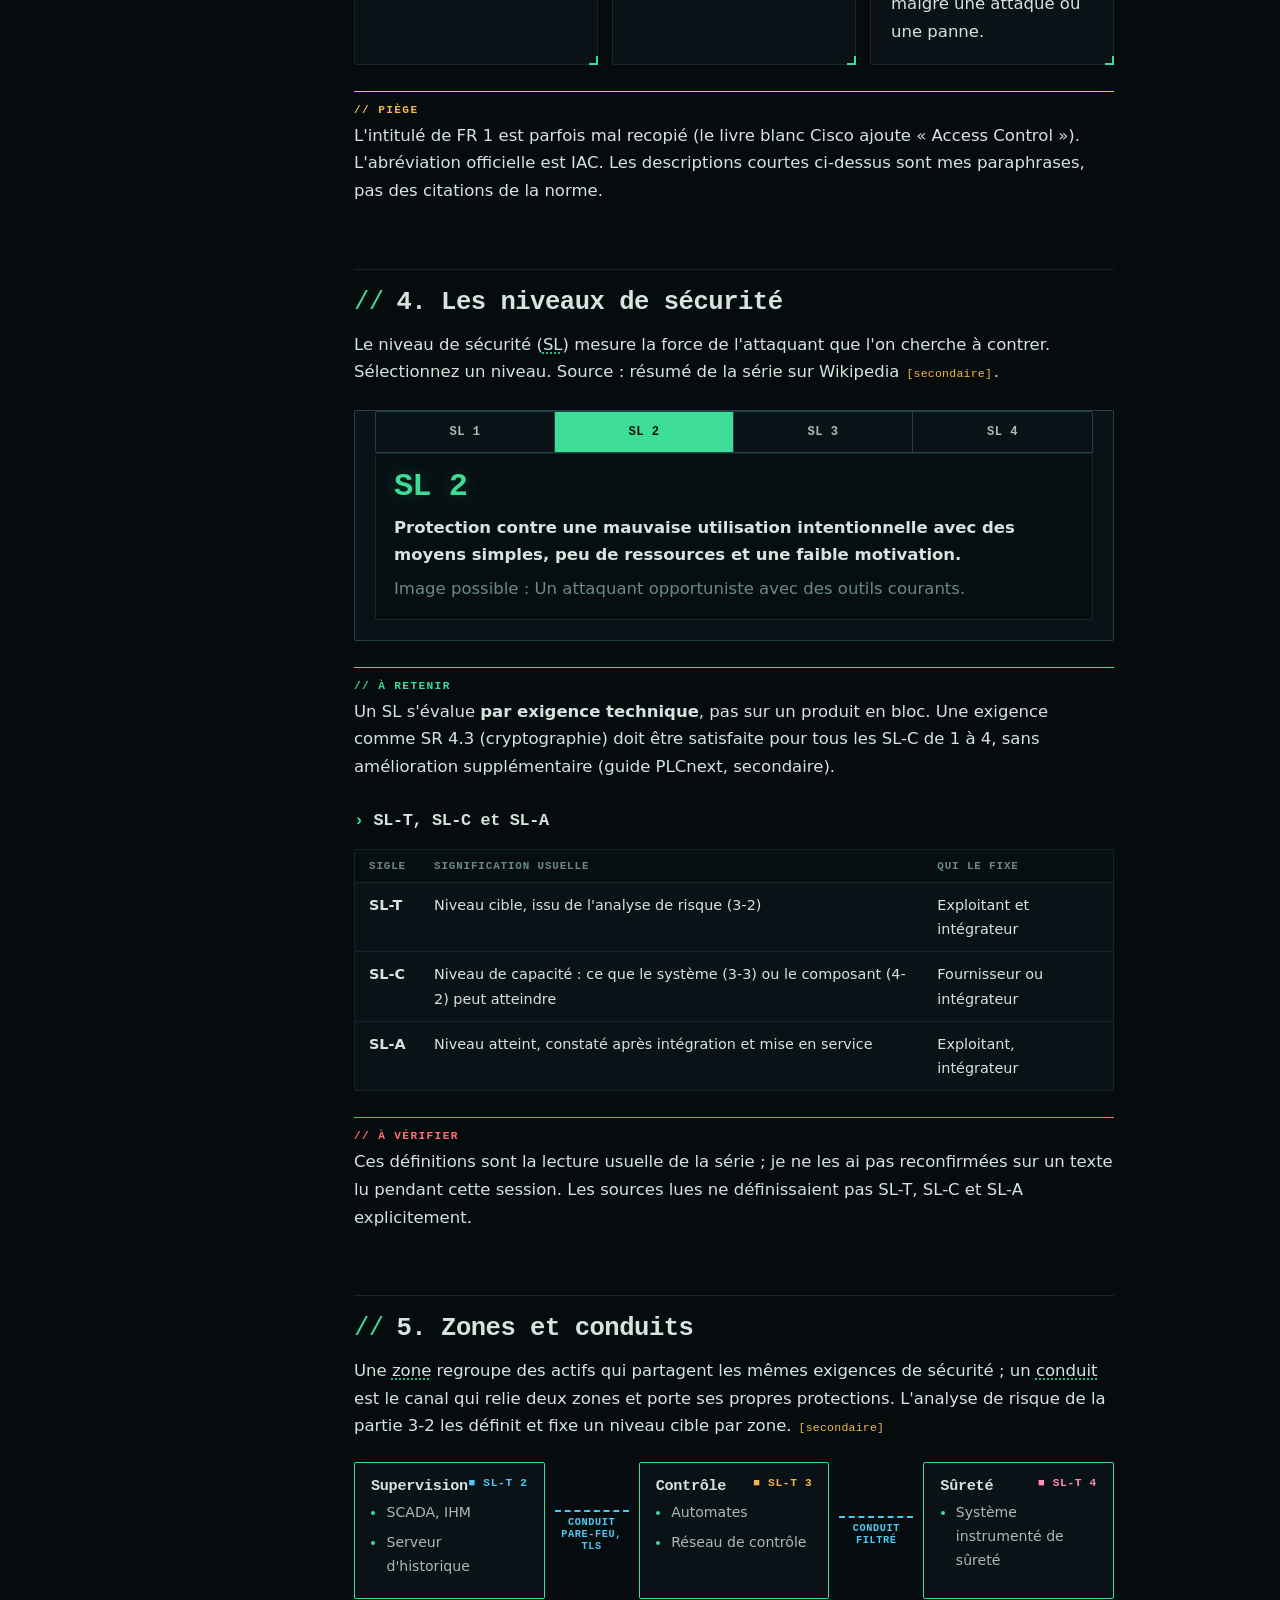
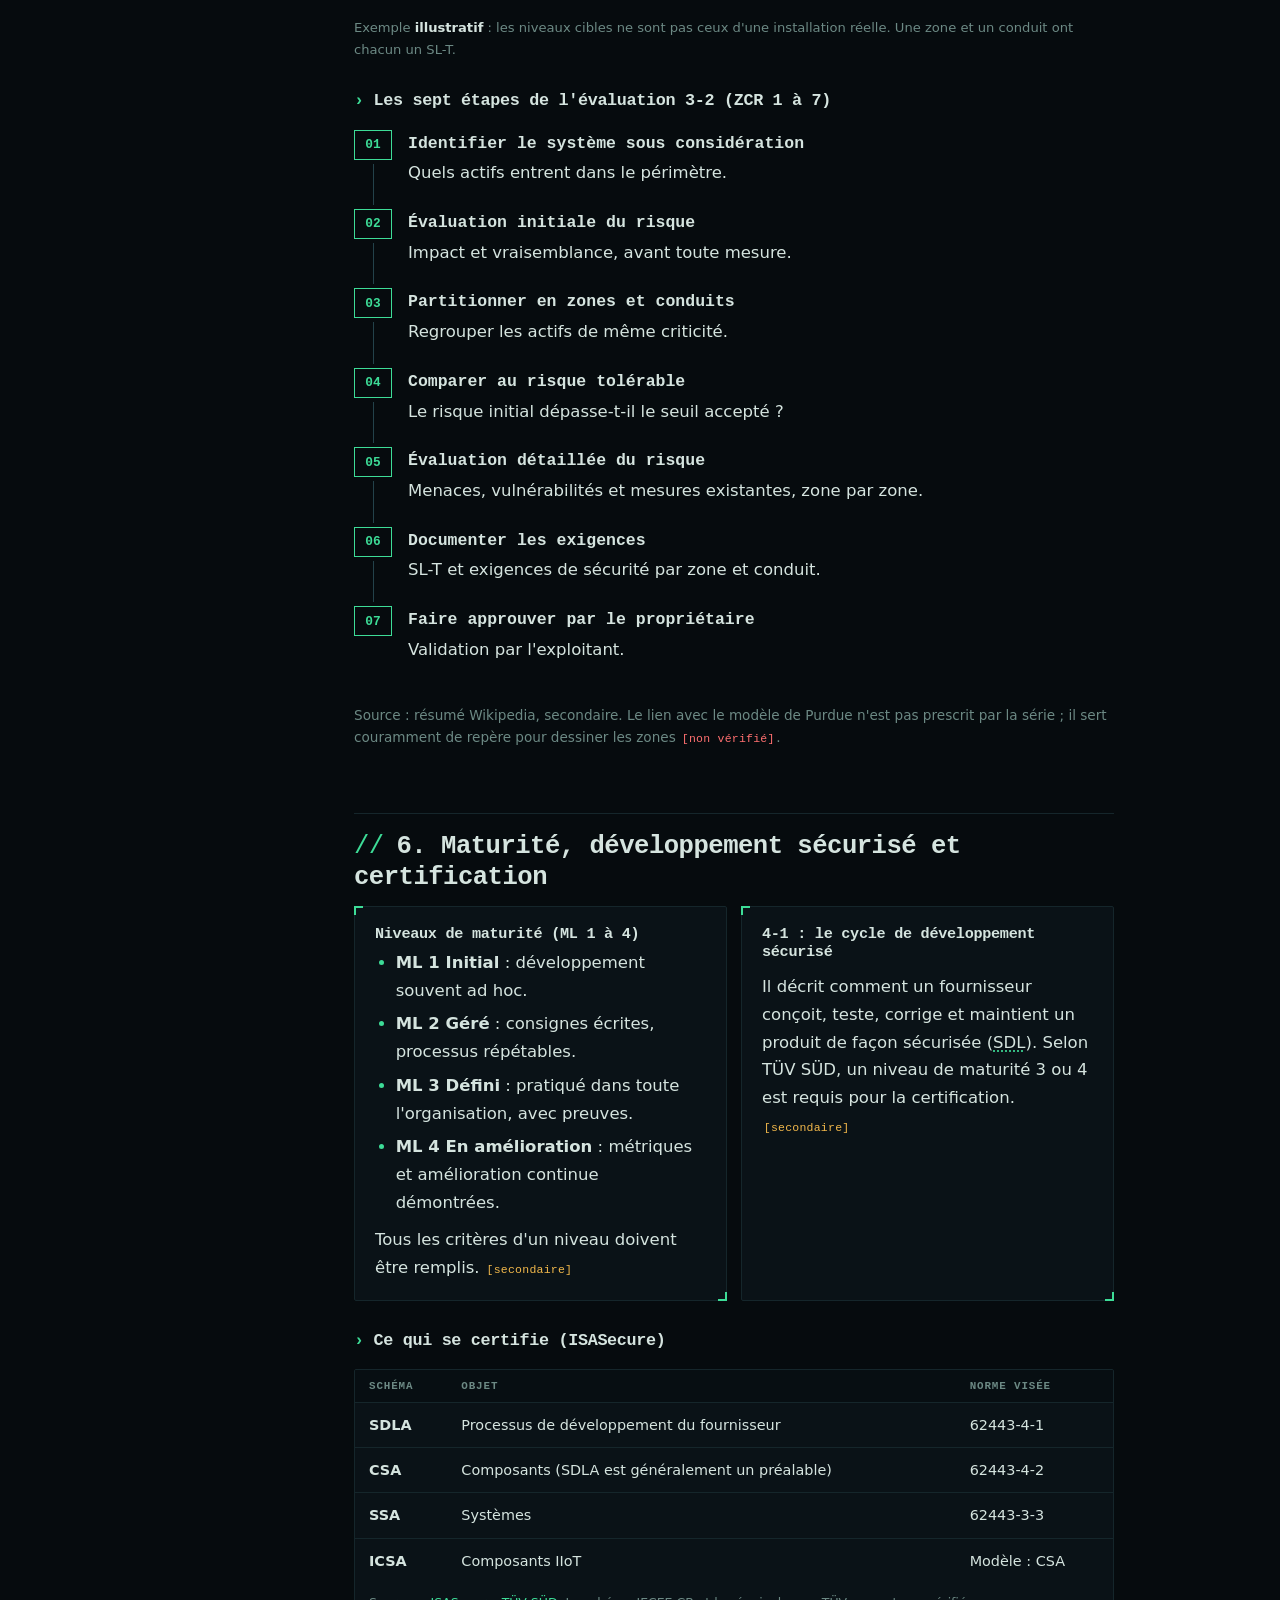
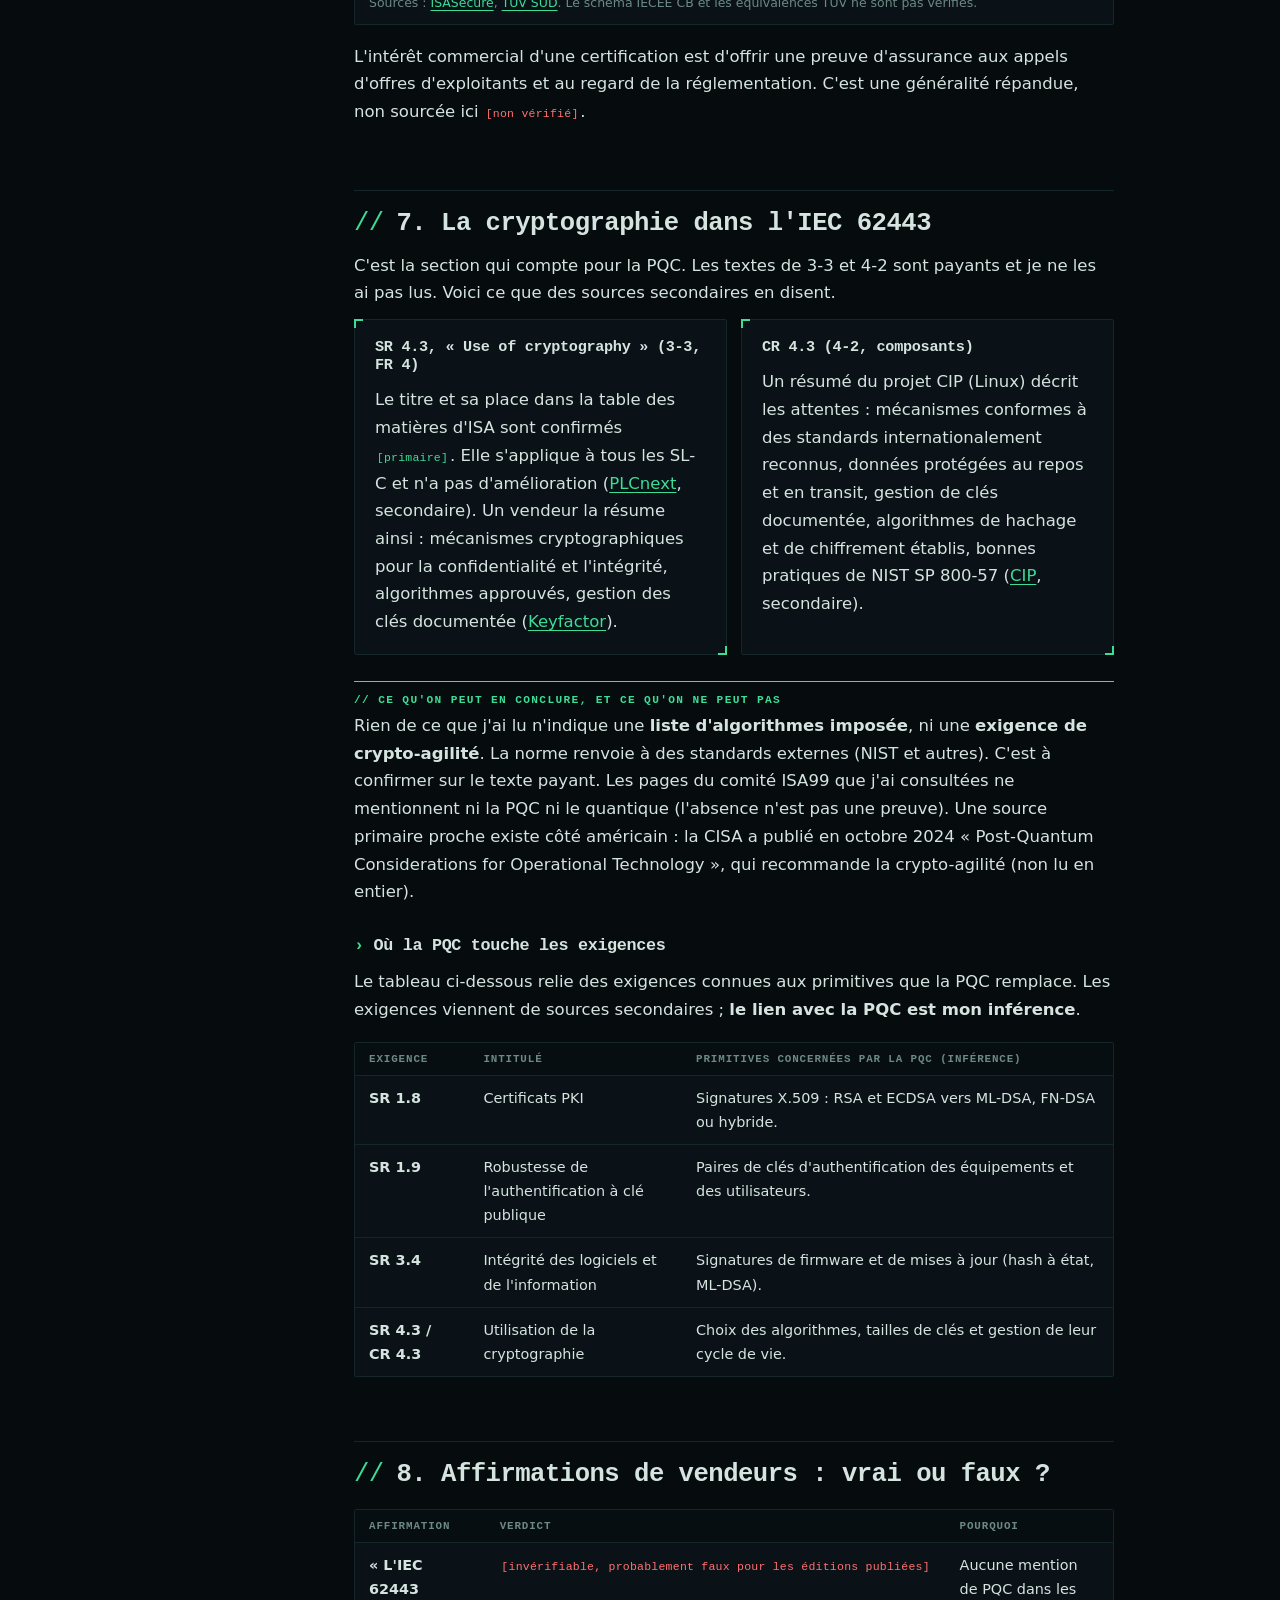
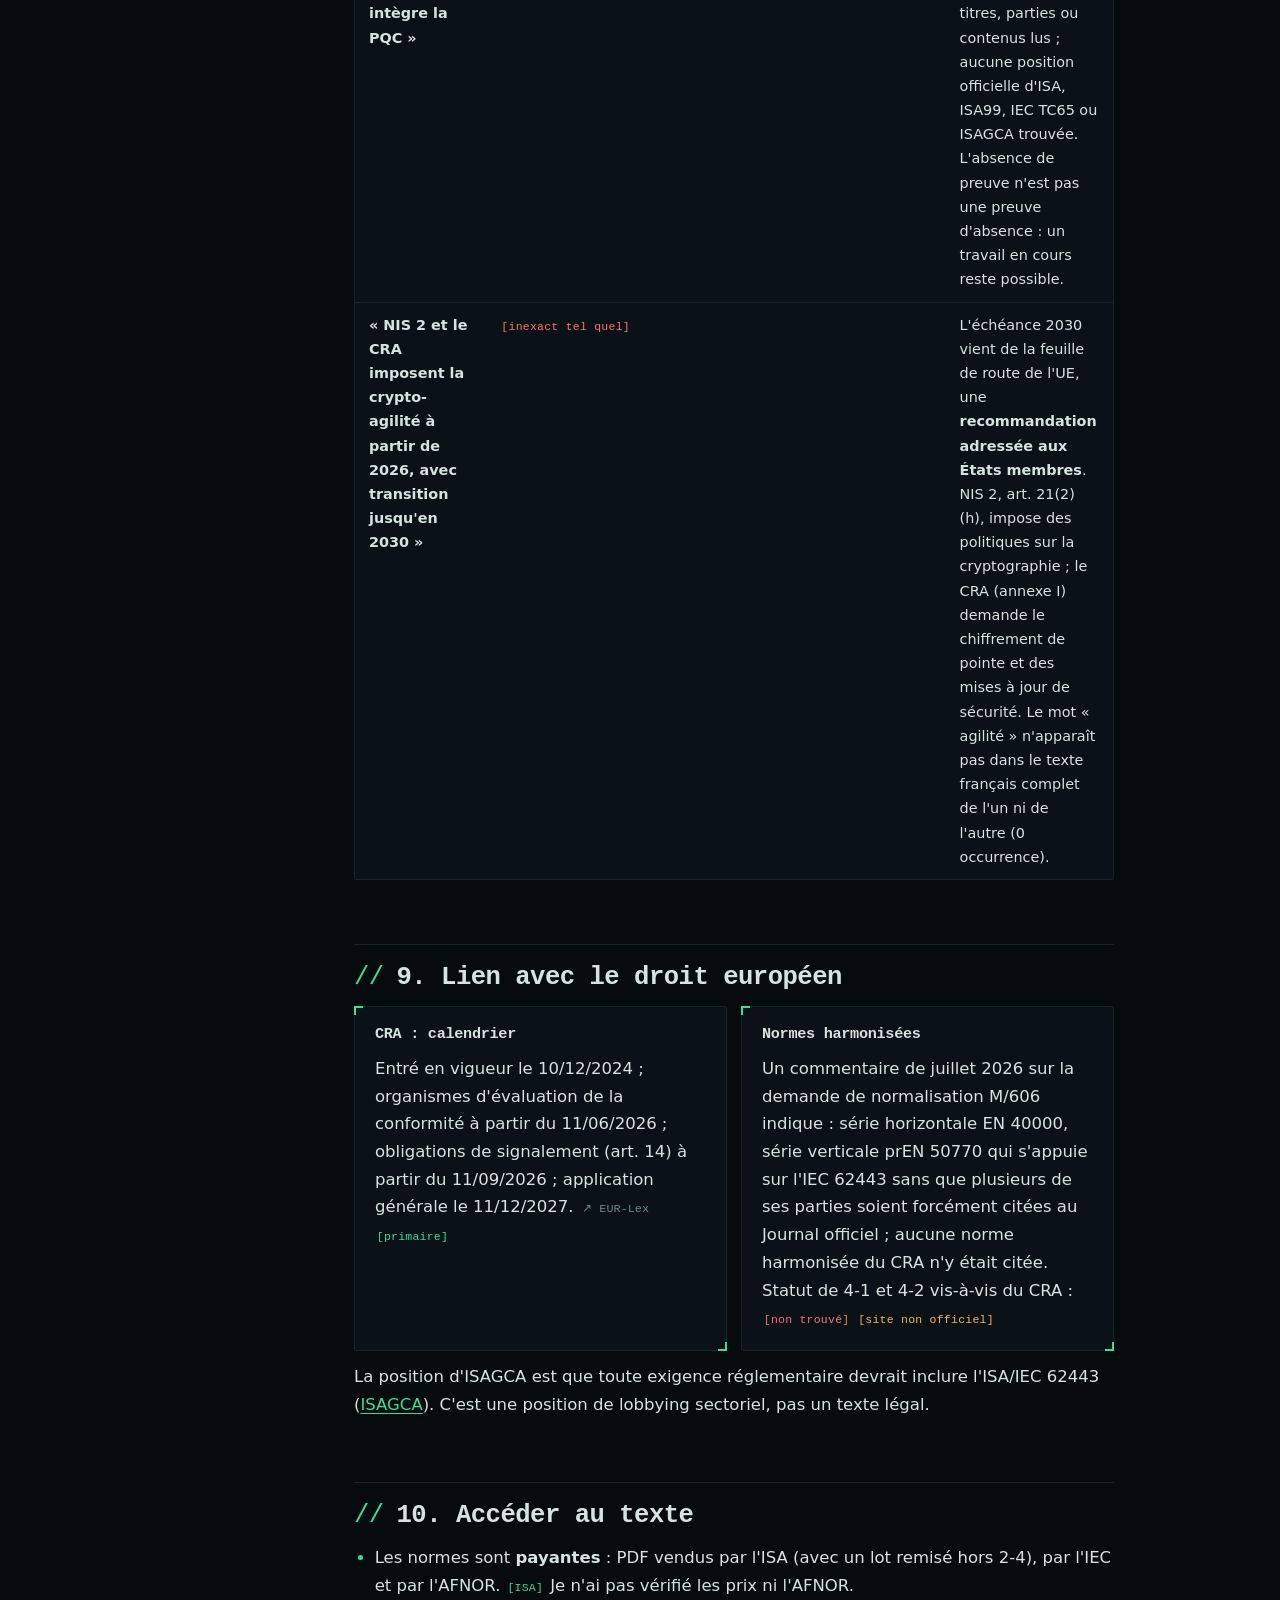
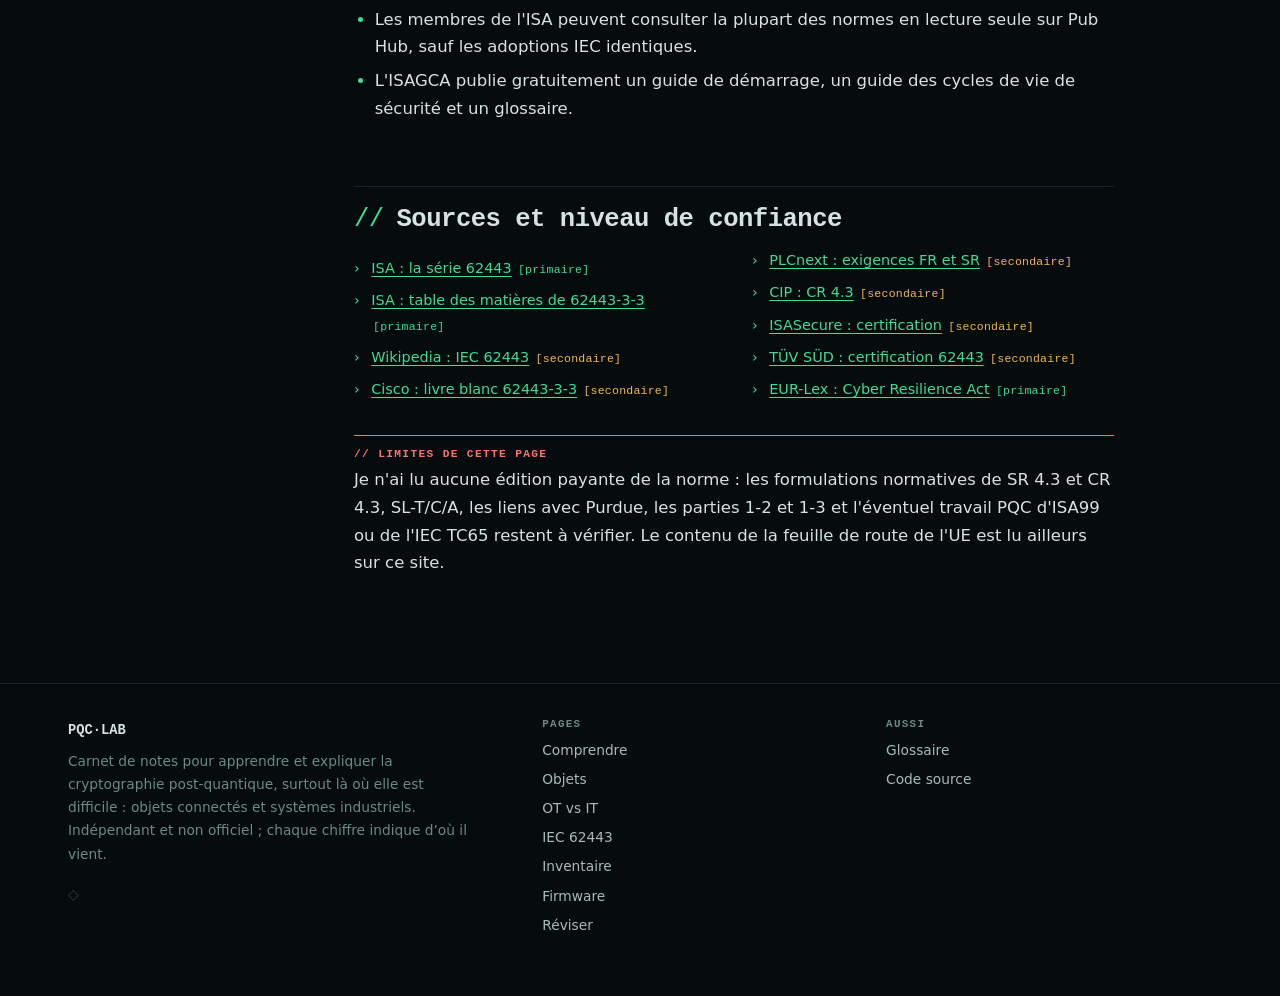
<file: iec62443.html>
<!doctype html>
<html lang="fr">
<head>
<meta charset="utf-8">
<meta name="viewport" content="width=device-width, initial-scale=1, viewport-fit=cover">
<title>IEC 62443 et PQC – PQC Lab</title>
<meta name="description" content="La série IEC 62443 partie par partie : exigences fondamentales, niveaux de sécurité, zones et conduits, cryptographie, certification, et ce que la norme dit (ou ne dit pas) de la cryptographie post-quantique.">
<meta name="theme-color" content="#060b0e">
<link rel="icon" type="image/svg+xml" href="assets/favicon.svg">
<link rel="icon" type="image/png" sizes="32x32" href="assets/icon-32.png">
<link rel="manifest" href="manifest.webmanifest">
<link rel="apple-touch-icon" href="assets/icon-180.png">
<script>(function(){var d=document.documentElement,t='dark';try{t=localStorage.getItem('pqc-theme')||'dark';}catch(e){}if(t==='light'||t==='dark')d.setAttribute('data-theme',t);})();</script>
<link rel="stylesheet" href="assets/site.css">
</head>
<body data-page="iec">
<a class="skip" href="#main">Aller au contenu</a>
<div id="site-header"></div>
<div id="site-sheet"></div>

<main id="main">
<div class="wrap">
  <header class="pagehead">
    <div class="crumbs"><a href="index.html">Accueil</a> / IEC 62443</div>
    <div class="eyebrow">Norme de cybersécurité industrielle</div>
    <h1>IEC 62443 : ce qu'elle exige, et ce qu'elle ne dit pas de la PQC</h1>
    <p class="lead">La série de référence pour sécuriser les systèmes d'automatisation et de contrôle industriels. Elle structure le dialogue entre exploitants, intégrateurs et fournisseurs, mais elle ne mentionne, à ma connaissance, aucune cryptographie post-quantique.</p>
    <div class="meta"><span>Lecture : 15 à 25 min selon le niveau</span><span>Mis à jour le 18 novembre 2026</span><span>Normes payantes : formulations normatives non citées</span></div>
  </header>
</div>

<div class="wrap page has-toc">
<aside class="toc" id="toc" aria-label="Sommaire"></aside>
<article>
<div id="toc-m"></div>

<section>
<h2 id="essentiel">L'essentiel</h2>
<div class="grid g4">
  <div class="card"><div class="stat">4</div><div class="stat-l">groupes : général, politiques et procédures, système, composant.</div></div>
  <div class="card"><div class="stat">7</div><div class="stat-l">exigences fondamentales (FR 1 à FR 7).</div></div>
  <div class="card"><div class="stat">4</div><div class="stat-l">niveaux de sécurité (SL 1 à SL 4), fixés par la force de l'attaquant visé.</div></div>
  <div class="card"><div class="stat">0</div><div class="stat-l">mention de la PQC dans ce que j'ai pu lire.</div></div>
</div>
<div class="note retenir"><div class="nt">À retenir</div>
<p>L'IEC 62443 est un <strong>cadre de gestion du risque</strong>, pas un catalogue d'algorithmes. Sur la cryptographie, elle renvoie à des standards externes reconnus : c'est par ce chemin que la PQC y entrera. Les normes sont payantes : ce que j'écris sur leur contenu vient de sources secondaires, et je le signale.</p></div>
</section>

<section>
<h2 id="roles">1. Qui lit quelle partie</h2>
<p>La série s'adresse à trois acteurs. Le découpage ci-dessous est un repère général ; vérifiez-le sur le sommaire officiel.</p>
<div class="grid g3">
  <div class="card"><h4>Exploitant (asset owner)</h4><p>Il possède et exploite l'installation. Il applique le programme de sécurité (<strong>2-1</strong>), gère les correctifs (<strong>2-3</strong>) et fait l'analyse de risque qui fixe zones et niveaux cibles (<strong>3-2</strong>).</p></div>
  <div class="card"><h4>Intégrateur et prestataire</h4><p>Il conçoit, installe et maintient le système. Il suit <strong>2-4</strong> (exigences pour prestataires) et conçoit un système qui atteint les niveaux visés (<strong>3-3</strong>).</p></div>
  <div class="card"><h4>Fournisseur de produits</h4><p>Il fabrique les automates, passerelles et logiciels. Il applique le cycle de développement sécurisé (<strong>4-1</strong>) et les exigences techniques par composant (<strong>4-2</strong>).</p></div>
</div>
</section>

<section>
<h2 id="carte">2. La carte de la série</h2>
<p>Quatre groupes, numérotés X-Y où X est le groupe. Cliquez sur une partie. Le nombre exact de documents varie de 9 à 14 selon les sources, et je n'ai pas trouvé d'inventaire officiel unique. Les titres et années des parties 1-1, 2-1 à 2-4, 3-1 à 3-3, 4-1 et 4-2 viennent de la <a href="https://www.isa.org/standards-and-publications/isa-standards/isa-iec-62443-series-of-standards">page de la série sur le site de l'ISA</a> <span class="badge b-prim">source primaire</span>.</p>
<div class="tool" style="padding:16px"><div id="iec-map" class="im"><div class="im-list"></div><div class="im-det" aria-live="polite"></div></div></div>
<div class="lv2 note verif"><div class="nt">À vérifier</div><p>Les parties 1-5 et 6-1 viennent de Wikipedia (source secondaire). Les parties 1-2, 1-3, 1-6 et 6-2 n'apparaissent pas comme publiées sur la page ISA : leur statut varie selon les sources. Les titres sont ceux de l'édition ISA, préfixés par « Security for industrial automation and control systems ».</p></div>
</section>

<section>
<h2 id="fr">3. Les sept exigences fondamentales</h2>
<p>Toutes les exigences techniques de 3-3 (SR) et de 4-2 (CR) se rattachent à l'une de ces sept familles. Les intitulés viennent d'un livre blanc Cisco <span class="badge b-sec">secondaire</span>.</p>
<div class="grid g3">
  <div class="card"><span class="chip k1">FR 1</span><h4 style="margin-top:8px">Identification et authentification</h4><p>Savoir qui ou quoi se connecte, et le prouver. Contient les SR 1.8 (certificats PKI) et SR 1.9 (robustesse de l'authentification à clé publique).</p></div>
  <div class="card"><span class="chip k2">FR 2</span><h4 style="margin-top:8px">Contrôle d'usage</h4><p>Faire respecter les droits accordés aux utilisateurs et aux processus.</p></div>
  <div class="card"><span class="chip k3">FR 3</span><h4 style="margin-top:8px">Intégrité du système</h4><p>Empêcher les modifications non autorisées. Contient SR 3.4 « Software and information integrity ».</p></div>
  <div class="card"><span class="chip k4">FR 4</span><h4 style="margin-top:8px">Confidentialité des données</h4><p>Protéger l'information. Contient <strong>SR 4.3 « Use of cryptography »</strong>.</p></div>
  <div class="card"><span class="chip k5">FR 5</span><h4 style="margin-top:8px">Flux de données restreints</h4><p>Segmenter le réseau en zones et contrôler les conduits entre elles.</p></div>
  <div class="card"><span class="chip k0">FR 6 et FR 7</span><h4 style="margin-top:8px">Réponse aux événements ; disponibilité</h4><p>FR 6 : journaliser, alerter, réagir à temps. FR 7 : rester disponible malgré une attaque ou une panne.</p></div>
</div>
<div class="lv2 note piege"><div class="nt">Piège</div><p>L'intitulé de FR 1 est parfois mal recopié (le livre blanc Cisco ajoute « Access Control »). L'abréviation officielle est IAC. Les descriptions courtes ci-dessus sont mes paraphrases, pas des citations de la norme.</p></div>
</section>

<section>
<h2 id="niveaux">4. Les niveaux de sécurité</h2>
<p>Le niveau de sécurité (<abbr class="g" data-g="sl">SL</abbr>) mesure la force de l'attaquant que l'on cherche à contrer. Sélectionnez un niveau. Source : résumé de la série sur Wikipedia <span class="badge b-sec">secondaire</span>.</p>
<div class="tool" id="sl-picker"><div class="seg" role="group" aria-label="Niveau de sécurité"><button type="button" data-sl="1">SL 1</button><button type="button" data-sl="2">SL 2</button><button type="button" data-sl="3">SL 3</button><button type="button" data-sl="4">SL 4</button></div><div class="sl-out" aria-live="polite"></div></div>
<div class="note retenir"><div class="nt">À retenir</div><p>Un SL s'évalue <strong>par exigence technique</strong>, pas sur un produit en bloc. Une exigence comme SR 4.3 (cryptographie) doit être satisfaite pour tous les SL-C de 1 à 4, sans amélioration supplémentaire (guide PLCnext, secondaire).</p></div>
<div class="lv2">
<h3>SL-T, SL-C et SL-A</h3>
<div class="tw"><table style="min-width:520px">
<thead><tr><th>Sigle</th><th>Signification usuelle</th><th>Qui le fixe</th></tr></thead>
<tbody>
<tr><td>SL-T</td><td>Niveau cible, issu de l'analyse de risque (3-2)</td><td>Exploitant et intégrateur</td></tr>
<tr><td>SL-C</td><td>Niveau de capacité : ce que le système (3-3) ou le composant (4-2) peut atteindre</td><td>Fournisseur ou intégrateur</td></tr>
<tr><td>SL-A</td><td>Niveau atteint, constaté après intégration et mise en service</td><td>Exploitant, intégrateur</td></tr>
</tbody></table></div>
<div class="note verif"><div class="nt">À vérifier</div><p>Ces définitions sont la lecture usuelle de la série ; je ne les ai pas reconfirmées sur un texte lu pendant cette session. Les sources lues ne définissaient pas SL-T, SL-C et SL-A explicitement.</p></div>
</div>
</section>

<section>
<h2 id="zones">5. Zones et conduits</h2>
<p>Une <abbr class="g" data-g="zone">zone</abbr> regroupe des actifs qui partagent les mêmes exigences de sécurité ; un <abbr class="g" data-g="conduit">conduit</abbr> est le canal qui relie deux zones et porte ses propres protections. L'analyse de risque de la partie 3-2 les définit et fixe un niveau cible par zone. <span class="badge b-sec">secondaire</span></p>
<figure class="fig">
<div class="zc" aria-label="Exemple illustratif de zones et de conduits">
  <div class="zone"><span class="chip k1 sltag">SL-T 2</span><h4>Supervision</h4><ul><li>SCADA, IHM</li><li>Serveur d'historique</li></ul></div>
  <div class="cdt"><i></i>conduit<br>pare-feu, TLS</div>
  <div class="zone"><span class="chip k3 sltag">SL-T 3</span><h4>Contrôle</h4><ul><li>Automates</li><li>Réseau de contrôle</li></ul></div>
  <div class="cdt"><i></i>conduit<br>filtré</div>
  <div class="zone"><span class="chip k5 sltag">SL-T 4</span><h4>Sûreté</h4><ul><li>Système instrumenté de sûreté</li></ul></div>
</div>
<figcaption>Exemple <strong>illustratif</strong> : les niveaux cibles ne sont pas ceux d'une installation réelle. Une zone et un conduit ont chacun un SL-T.</figcaption>
</figure>
<div class="lv2">
<h3>Les sept étapes de l'évaluation 3-2 (ZCR 1 à 7)</h3>
<ol class="steps" style="list-style:none">
<li><b>Identifier le système sous considération</b>Quels actifs entrent dans le périmètre.</li>
<li><b>Évaluation initiale du risque</b>Impact et vraisemblance, avant toute mesure.</li>
<li><b>Partitionner en zones et conduits</b>Regrouper les actifs de même criticité.</li>
<li><b>Comparer au risque tolérable</b>Le risque initial dépasse-t-il le seuil accepté ?</li>
<li><b>Évaluation détaillée du risque</b>Menaces, vulnérabilités et mesures existantes, zone par zone.</li>
<li><b>Documenter les exigences</b>SL-T et exigences de sécurité par zone et conduit.</li>
<li><b>Faire approuver par le propriétaire</b>Validation par l'exploitant.</li>
</ol>
<p class="sub" style="color:var(--fg-3);font-size:.85rem">Source : résumé Wikipedia, secondaire. Le lien avec le modèle de Purdue n'est pas prescrit par la série ; il sert couramment de repère pour dessiner les zones <span class="badge b-ver">non vérifié</span>.</p>
</div>
</section>

<section>
<h2 id="maturite">6. Maturité, développement sécurisé et certification</h2>
<div class="grid g2">
  <div class="card"><h4>Niveaux de maturité (ML 1 à 4)</h4><ul style="margin:6px 0 0">
    <li><strong>ML 1 Initial</strong> : développement souvent ad hoc.</li>
    <li><strong>ML 2 Géré</strong> : consignes écrites, processus répétables.</li>
    <li><strong>ML 3 Défini</strong> : pratiqué dans toute l'organisation, avec preuves.</li>
    <li><strong>ML 4 En amélioration</strong> : métriques et amélioration continue démontrées.</li></ul>
    <p style="margin-top:10px">Tous les critères d'un niveau doivent être remplis. <span class="badge b-sec">secondaire</span></p></div>
  <div class="card"><h4>4-1 : le cycle de développement sécurisé</h4><p>Il décrit comment un fournisseur conçoit, teste, corrige et maintient un produit de façon sécurisée (<abbr class="g" data-g="sdl">SDL</abbr>). Selon TÜV SÜD, un niveau de maturité 3 ou 4 est requis pour la certification. <span class="badge b-sec">secondaire</span></p></div>
</div>
<h3>Ce qui se certifie (ISASecure)</h3>
<div class="tw"><table style="min-width:600px">
<thead><tr><th>Schéma</th><th>Objet</th><th>Norme visée</th></tr></thead>
<tbody>
<tr><td>SDLA</td><td>Processus de développement du fournisseur</td><td>62443-4-1</td></tr>
<tr><td>CSA</td><td>Composants (SDLA est généralement un préalable)</td><td>62443-4-2</td></tr>
<tr><td>SSA</td><td>Systèmes</td><td>62443-3-3</td></tr>
<tr><td>ICSA</td><td>Composants IIoT</td><td>Modèle : CSA</td></tr>
</tbody><caption>Sources : <a href="https://isasecure.org/certification">ISASecure</a>, <a href="https://www.tuvsud.com/en-us/services/testing/iec-62443-certification">TÜV SÜD</a>. Le schéma IECEE CB et les équivalences TÜV ne sont pas vérifiés.</caption></table></div>
<div class="lv2"><p>L'intérêt commercial d'une certification est d'offrir une preuve d'assurance aux appels d'offres d'exploitants et au regard de la réglementation. C'est une généralité répandue, non sourcée ici <span class="badge b-ver">non vérifié</span>.</p></div>
</section>

<section>
<h2 id="crypto">7. La cryptographie dans l'IEC 62443</h2>
<p>C'est la section qui compte pour la PQC. Les textes de 3-3 et 4-2 sont payants et je ne les ai pas lus. Voici ce que des sources secondaires en disent.</p>
<div class="grid g2">
  <div class="card"><h4>SR 4.3, « Use of cryptography » (3-3, FR 4)</h4>
    <p>Le titre et sa place dans la table des matières d'ISA sont confirmés <span class="badge b-prim">primaire</span>. Elle s'applique à tous les SL-C et n'a pas d'amélioration (<a href="https://engineer.plcnext.help/latest/IEC_FR_SR.htm">PLCnext</a>, secondaire). Un vendeur la résume ainsi : mécanismes cryptographiques pour la confidentialité et l'intégrité, algorithmes approuvés, gestion des clés documentée (<a href="https://www.keyfactor.com/compliance-hub/isa-iec-62443/">Keyfactor</a>).</p></div>
  <div class="card"><h4>CR 4.3 (4-2, composants)</h4>
    <p>Un résumé du projet CIP (Linux) décrit les attentes : mécanismes conformes à des standards internationalement reconnus, données protégées au repos et en transit, gestion de clés documentée, algorithmes de hachage et de chiffrement établis, bonnes pratiques de NIST SP 800-57 (<a href="https://2025-cip.readthedocs.io/en/latest/process/use_of_cryptography-cr-4.3.html">CIP</a>, secondaire).</p></div>
</div>
<div class="note retenir"><div class="nt">Ce qu'on peut en conclure, et ce qu'on ne peut pas</div>
<p>Rien de ce que j'ai lu n'indique une <strong>liste d'algorithmes imposée</strong>, ni une <strong>exigence de crypto-agilité</strong>. La norme renvoie à des standards externes (NIST et autres). C'est à confirmer sur le texte payant. Les pages du comité ISA99 que j'ai consultées ne mentionnent ni la PQC ni le quantique (l'absence n'est pas une preuve). Une source primaire proche existe côté américain : la CISA a publié en octobre 2024 « Post-Quantum Considerations for Operational Technology », qui recommande la crypto-agilité (non lu en entier).</p></div>

<h3>Où la PQC touche les exigences</h3>
<p>Le tableau ci-dessous relie des exigences connues aux primitives que la PQC remplace. Les exigences viennent de sources secondaires ; <strong>le lien avec la PQC est mon inférence</strong>.</p>
<div class="tw"><table style="min-width:640px">
<thead><tr><th>Exigence</th><th>Intitulé</th><th>Primitives concernées par la PQC (inférence)</th></tr></thead>
<tbody>
<tr><td>SR 1.8</td><td>Certificats PKI</td><td>Signatures X.509 : RSA et ECDSA vers ML-DSA, FN-DSA ou hybride.</td></tr>
<tr><td>SR 1.9</td><td>Robustesse de l'authentification à clé publique</td><td>Paires de clés d'authentification des équipements et des utilisateurs.</td></tr>
<tr><td>SR 3.4</td><td>Intégrité des logiciels et de l'information</td><td>Signatures de firmware et de mises à jour (hash à état, ML-DSA).</td></tr>
<tr><td>SR 4.3 / CR 4.3</td><td>Utilisation de la cryptographie</td><td>Choix des algorithmes, tailles de clés et gestion de leur cycle de vie.</td></tr>
</tbody></table></div>
<div class="lv3 note piege"><div class="nt">Expert : ce qu'il faudrait lire</div><p>Les textes exacts de SR 4.3 et CR 4.3, les exigences de 4-2 sur la mise à jour signée et la gestion des clés, et les exigences de 4-1 sur la gestion des correctifs de sécurité. Ils conditionnent la façon dont un fournisseur justifierait un passage à la PQC dans son dossier de certification.</p></div>
</section>

<section>
<h2 id="affirmations">8. Affirmations de vendeurs : vrai ou faux ?</h2>
<div class="tw"><table style="min-width:640px">
<thead><tr><th>Affirmation</th><th>Verdict</th><th>Pourquoi</th></tr></thead>
<tbody>
<tr><td>« L'IEC 62443 intègre la PQC »</td><td><span class="badge b-ver">invérifiable, probablement faux pour les éditions publiées</span></td><td>Aucune mention de PQC dans les titres, parties ou contenus lus ; aucune position officielle d'ISA, ISA99, IEC TC65 ou ISAGCA trouvée. L'absence de preuve n'est pas une preuve d'absence : un travail en cours reste possible.</td></tr>
<tr><td>« NIS 2 et le CRA imposent la crypto-agilité à partir de 2026, avec transition jusqu'en 2030 »</td><td><span class="badge b-ver">inexact tel quel</span></td><td>L'échéance 2030 vient de la feuille de route de l'UE, une <strong>recommandation adressée aux États membres</strong>. NIS 2, art. 21(2)(h), impose des politiques sur la cryptographie ; le CRA (annexe I) demande le chiffrement de pointe et des mises à jour de sécurité. Le mot « agilité » n'apparaît pas dans le texte français complet de l'un ni de l'autre (0 occurrence).</td></tr>
</tbody></table></div>
</section>

<section>
<h2 id="droit">9. Lien avec le droit européen</h2>
<div class="grid g2">
<div class="card"><h4>CRA : calendrier</h4><p>Entré en vigueur le 10/12/2024 ; organismes d'évaluation de la conformité à partir du 11/06/2026 ; obligations de signalement (art. 14) à partir du 11/09/2026 ; application générale le 11/12/2027. <a class="src" href="https://eur-lex.europa.eu/legal-content/FR/TXT/HTML/?uri=CELEX:32024R2847">EUR-Lex</a> <span class="badge b-prim">primaire</span></p></div>
<div class="card"><h4>Normes harmonisées</h4><p>Un commentaire de juillet 2026 sur la demande de normalisation M/606 indique : série horizontale EN 40000, série verticale prEN 50770 qui s'appuie sur l'IEC 62443 sans que plusieurs de ses parties soient forcément citées au Journal officiel ; aucune norme harmonisée du CRA n'y était citée. Statut de 4-1 et 4-2 vis-à-vis du CRA : <span class="badge b-ver">non trouvé</span> <span class="badge b-sec">site non officiel</span></p></div>
</div>
<p class="lv2">La position d'ISAGCA est que toute exigence réglementaire devrait inclure l'ISA/IEC 62443 (<a href="https://gca.isa.org/blog/isagca-release-position-on-cybersecurity-requirements-in-public-policy">ISAGCA</a>). C'est une position de lobbying sectoriel, pas un texte légal.</p>
</section>

<section>
<h2 id="acces">10. Accéder au texte</h2>
<ul>
<li>Les normes sont <strong>payantes</strong> : PDF vendus par l'ISA (avec un lot remisé hors 2-4), par l'IEC et par l'AFNOR. <span class="badge b-prim">ISA</span> Je n'ai pas vérifié les prix ni l'AFNOR.</li>
<li>Les membres de l'ISA peuvent consulter la plupart des normes en lecture seule sur Pub Hub, sauf les adoptions IEC identiques.</li>
<li>L'ISAGCA publie gratuitement un guide de démarrage, un guide des cycles de vie de sécurité et un glossaire.</li>
</ul>
</section>



<section>
<h2 id="sources">Sources et niveau de confiance</h2>
<ul class="src-list two">
<li><a href="https://www.isa.org/standards-and-publications/isa-standards/isa-iec-62443-series-of-standards">ISA : la série 62443</a> <span class="badge b-prim">primaire</span></li>
<li><a href="https://www.isa.org/getmedia/4379f3a1-2687-4a0a-9d0f-20d743233c1b/ISA-62443-3-3_TOC.pdf">ISA : table des matières de 62443-3-3</a> <span class="badge b-prim">primaire</span></li>
<li><a href="https://en.wikipedia.org/wiki/IEC_62443">Wikipedia : IEC 62443</a> <span class="badge b-sec">secondaire</span></li>
<li><a href="https://www.cisco.com/c/en/us/products/collateral/security/isaiec-62443-3-3-wp.html">Cisco : livre blanc 62443-3-3</a> <span class="badge b-sec">secondaire</span></li>
<li><a href="https://engineer.plcnext.help/latest/IEC_FR_SR.htm">PLCnext : exigences FR et SR</a> <span class="badge b-sec">secondaire</span></li>
<li><a href="https://2025-cip.readthedocs.io/en/latest/process/use_of_cryptography-cr-4.3.html">CIP : CR 4.3</a> <span class="badge b-sec">secondaire</span></li>
<li><a href="https://isasecure.org/certification">ISASecure : certification</a> <span class="badge b-sec">secondaire</span></li>
<li><a href="https://www.tuvsud.com/en-us/services/testing/iec-62443-certification">TÜV SÜD : certification 62443</a> <span class="badge b-sec">secondaire</span></li>
<li><a href="https://eur-lex.europa.eu/legal-content/FR/TXT/HTML/?uri=CELEX:32024R2847">EUR-Lex : Cyber Resilience Act</a> <span class="badge b-prim">primaire</span></li>
</ul>
<div class="note verif"><div class="nt">Limites de cette page</div><p>Je n'ai lu aucune édition payante de la norme : les formulations normatives de SR 4.3 et CR 4.3, SL-T/C/A, les liens avec Purdue, les parties 1-2 et 1-3 et l'éventuel travail PQC d'ISA99 ou de l'IEC TC65 restent à vérifier. Le contenu de la feuille de route de l'UE est lu ailleurs sur ce site.</p></div>
</section>

</article>
</div>
</main>

<div id="site-footer"></div>
<nav id="site-tabbar"></nav>
<script src="assets/glossary.js"></script>
<script src="assets/site.js"></script>
<script src="assets/tools.js"></script>
</body>
</html>
</file>
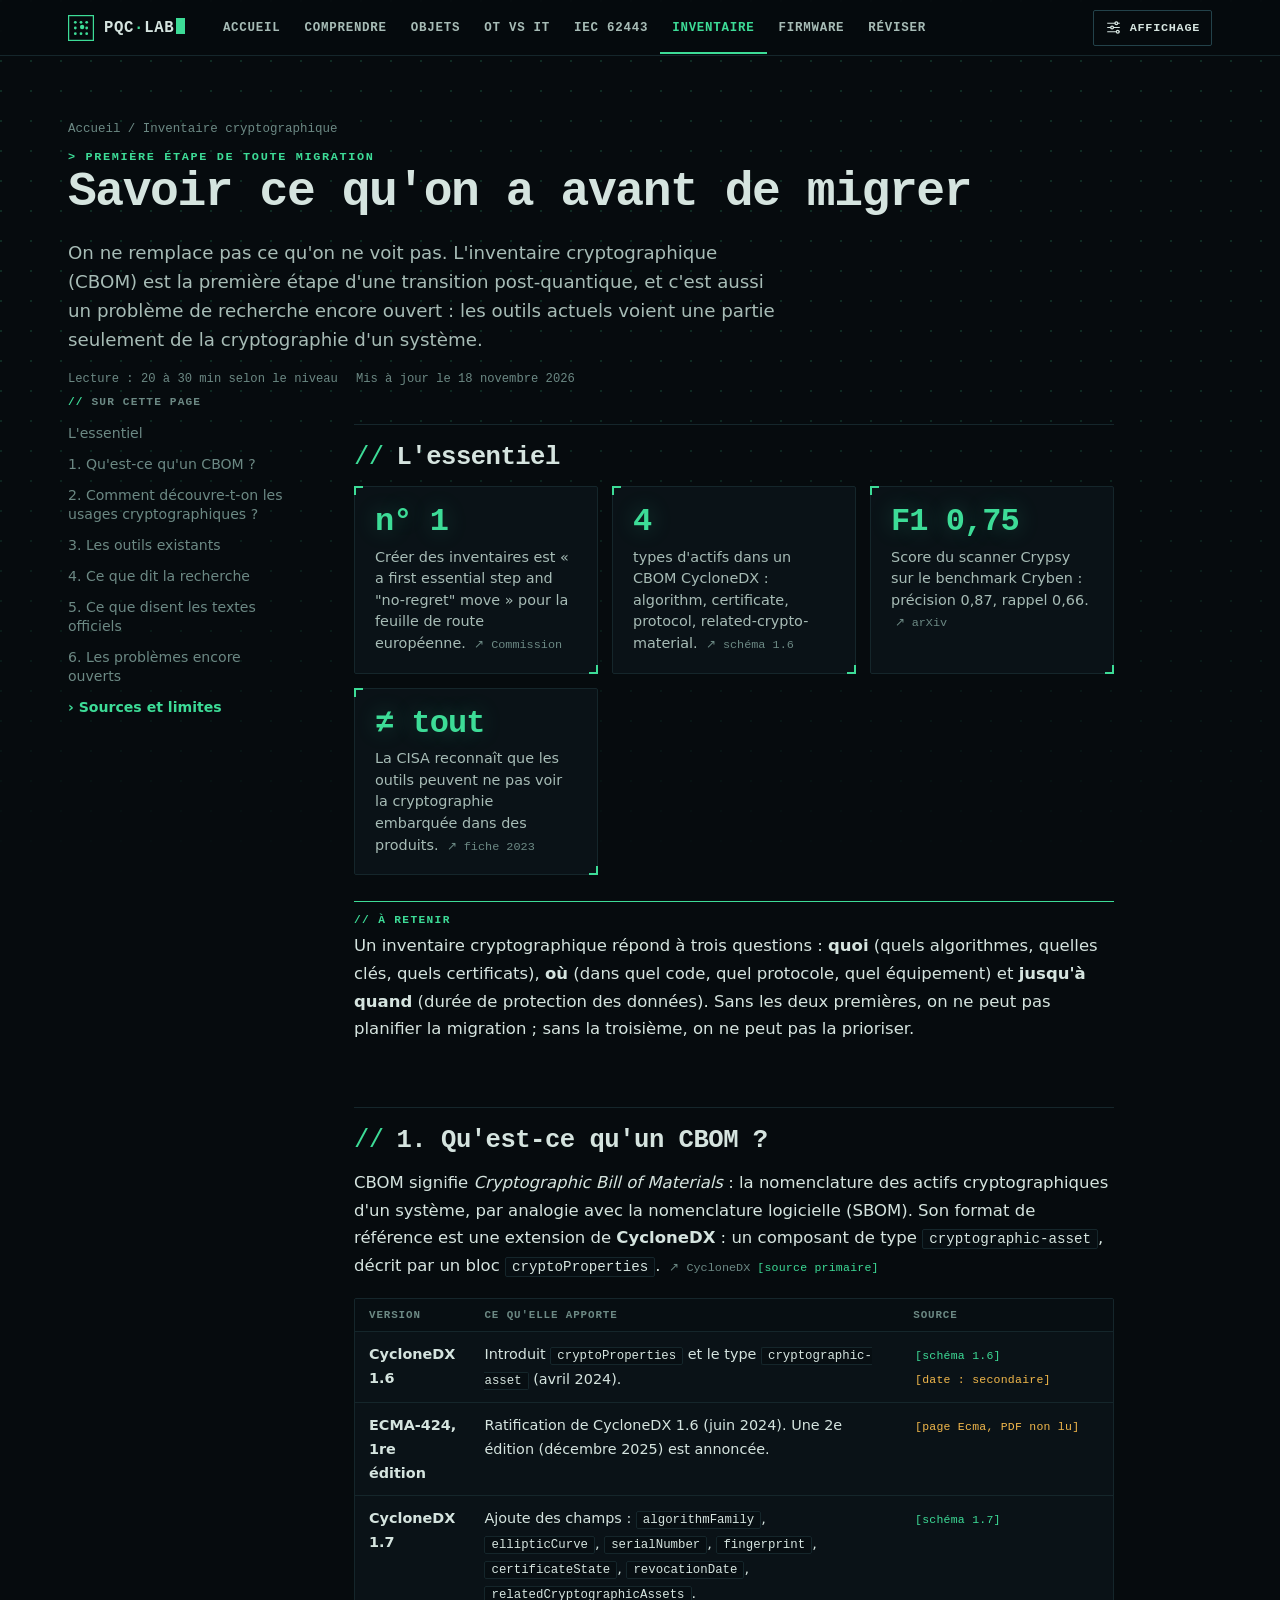
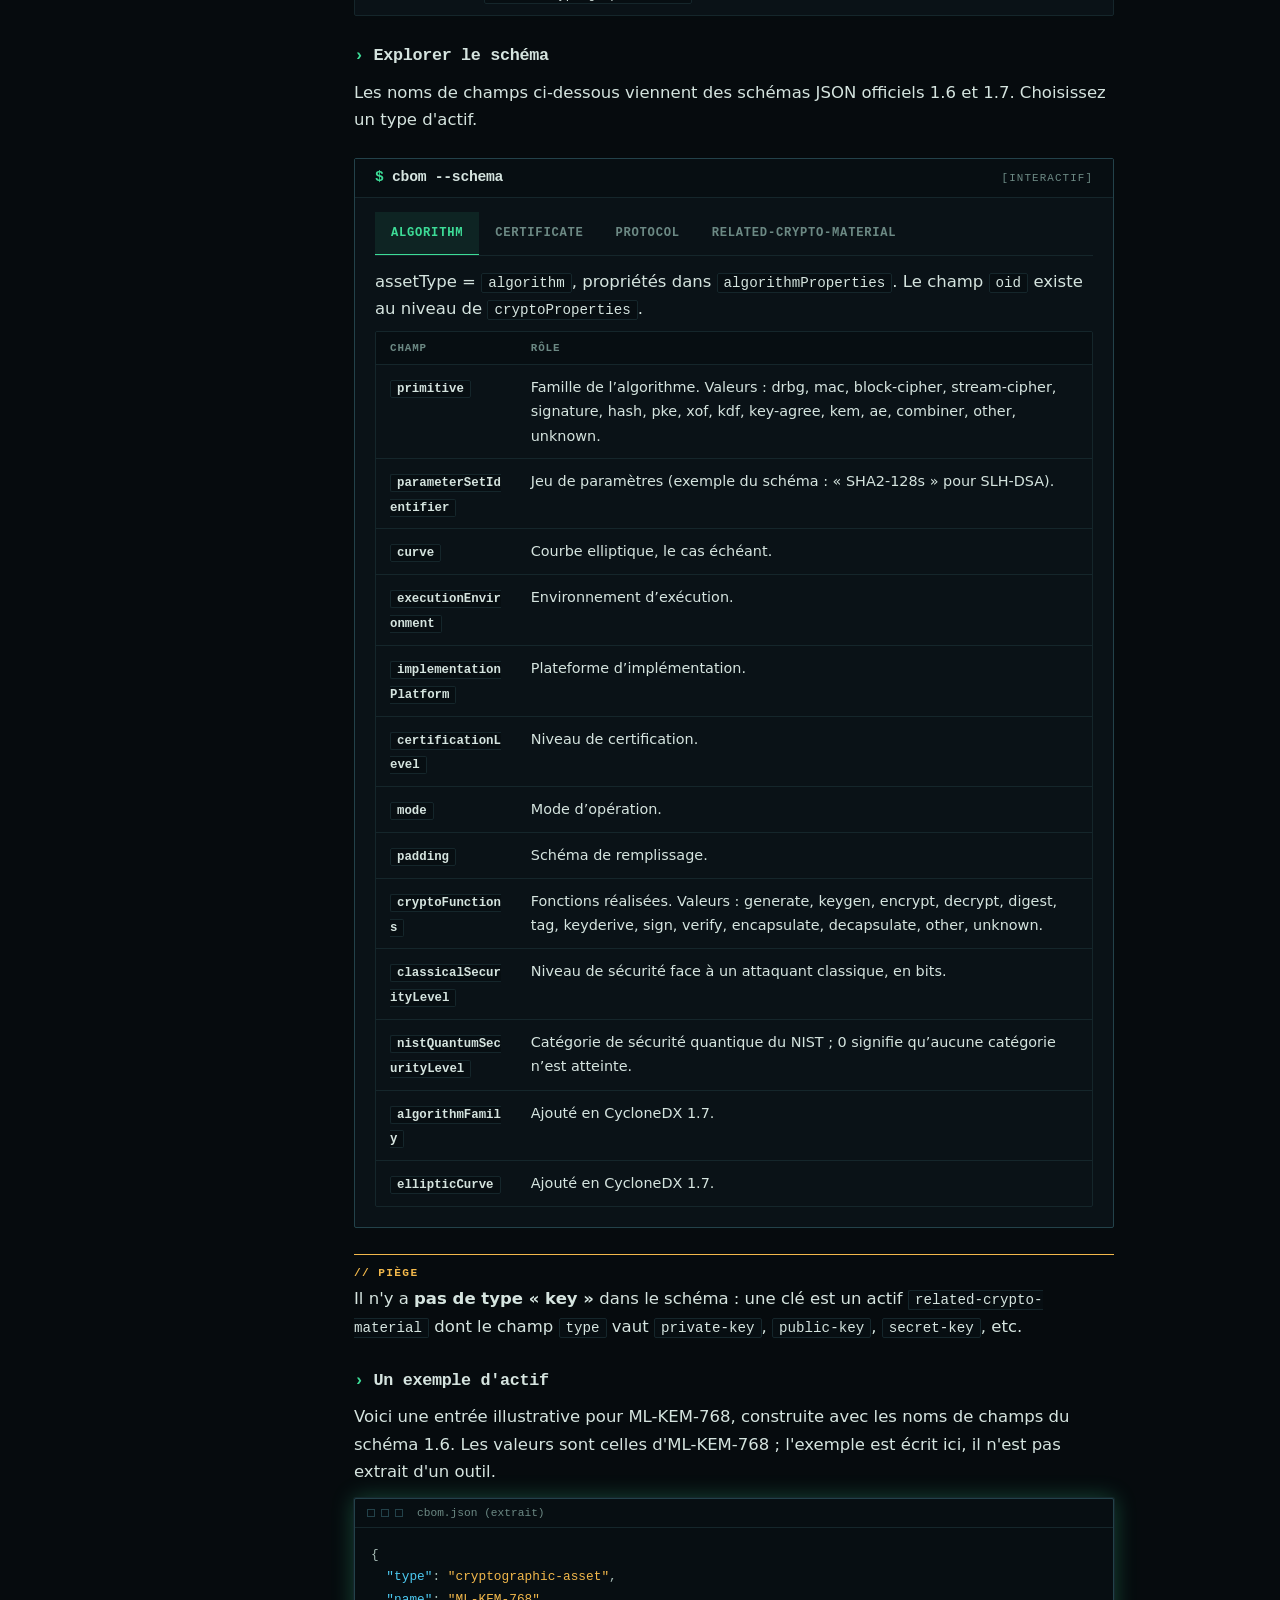
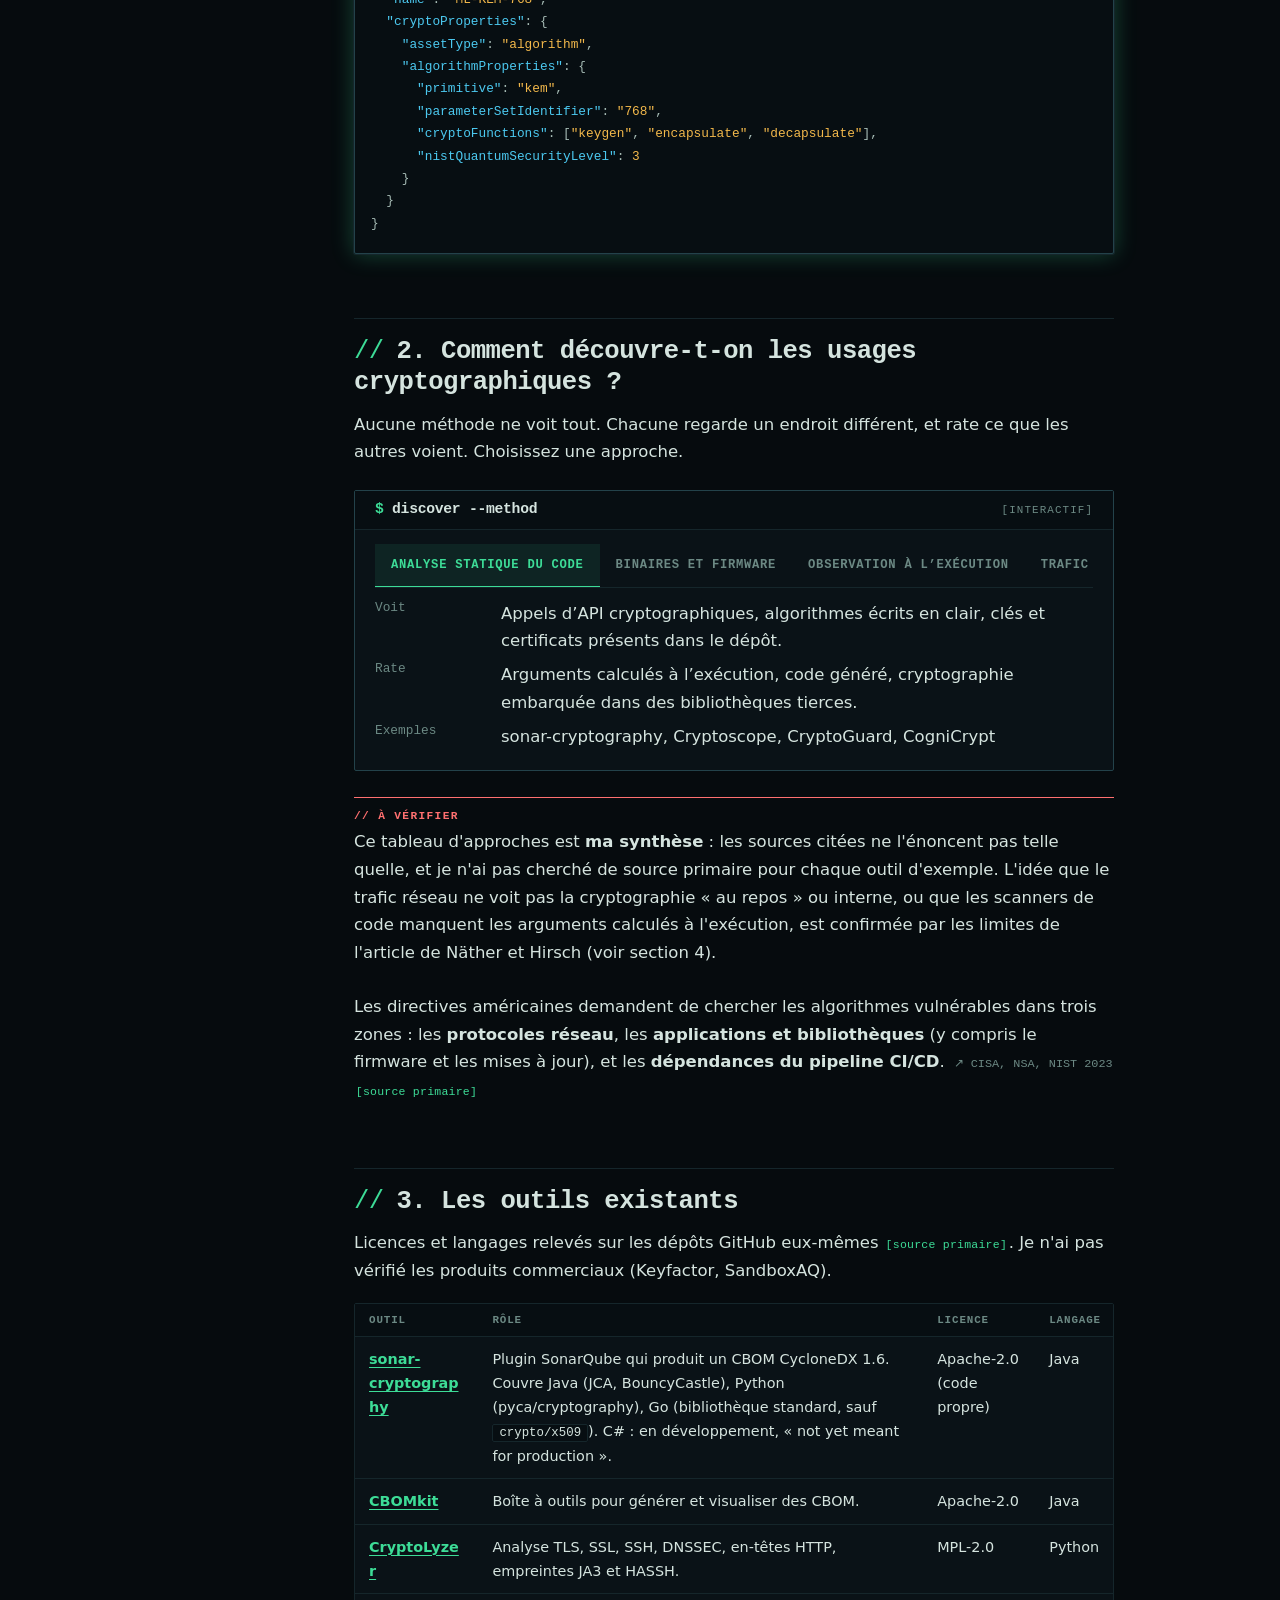
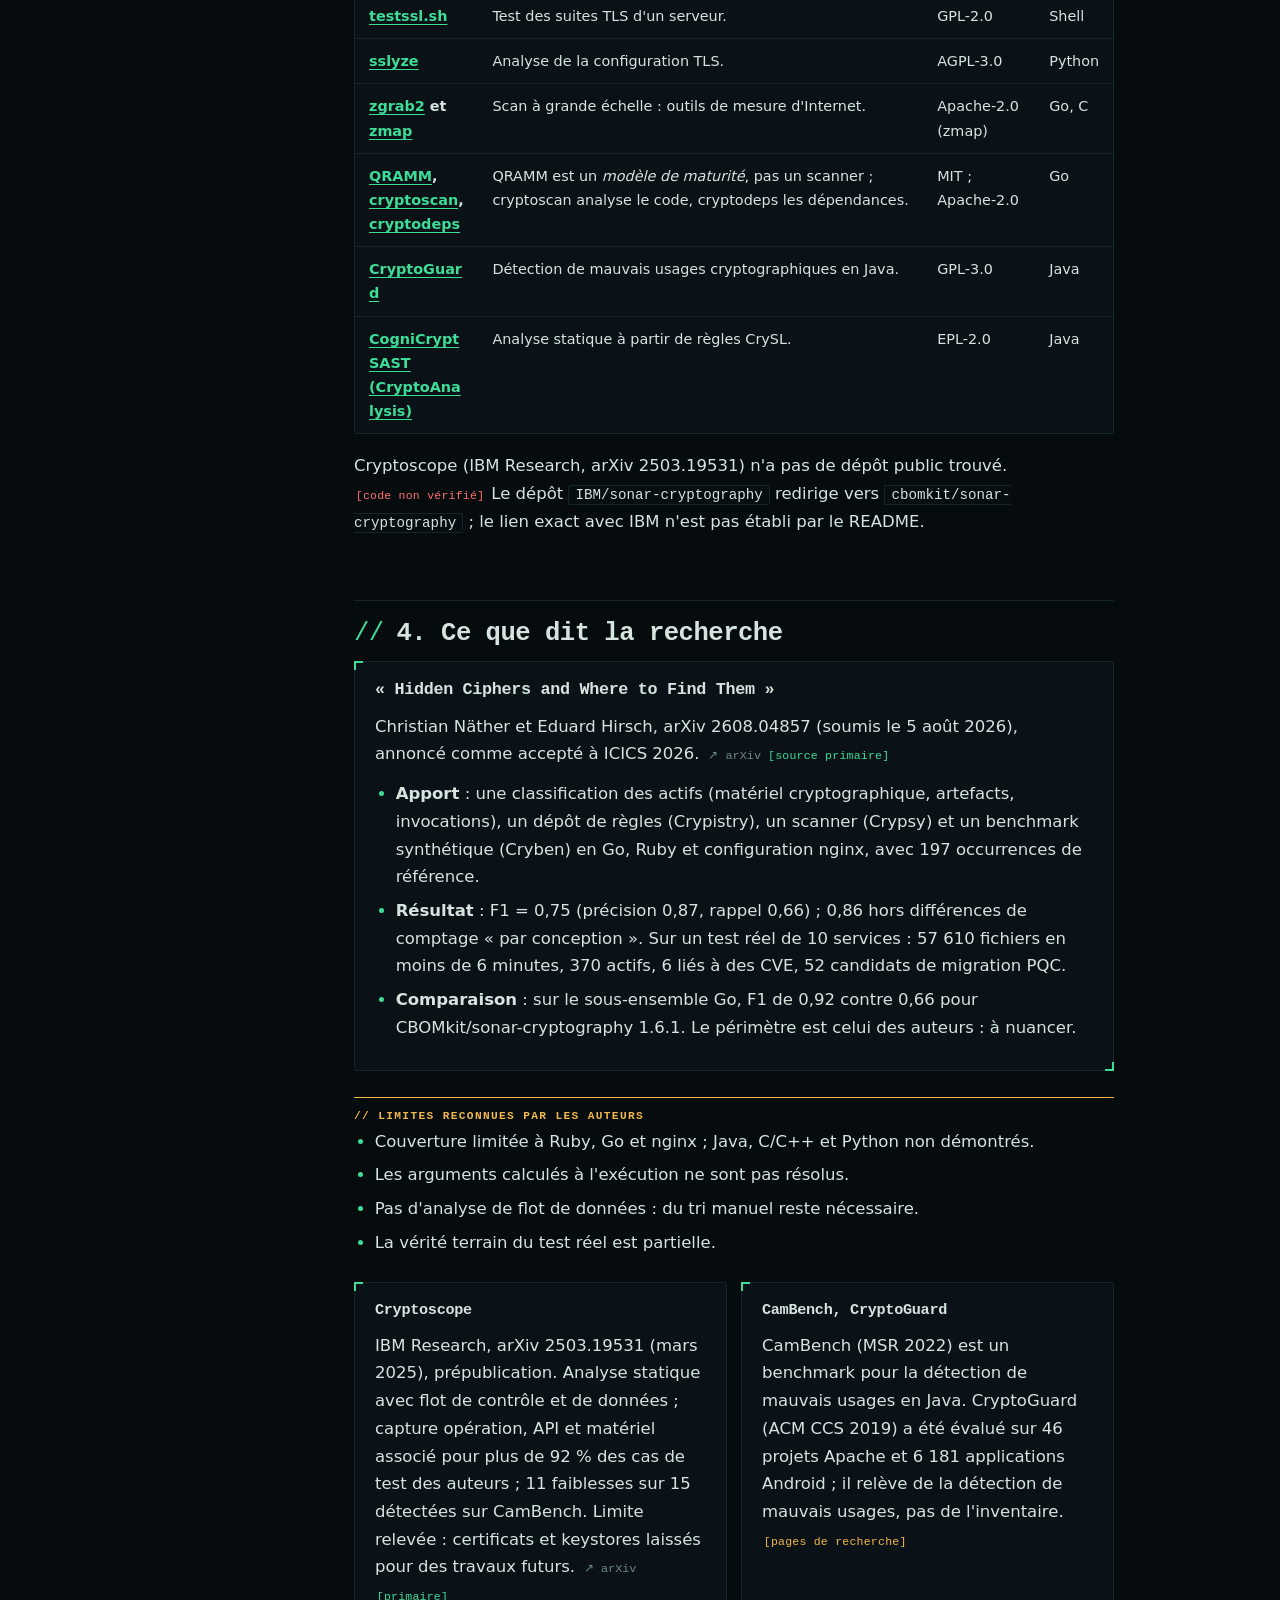
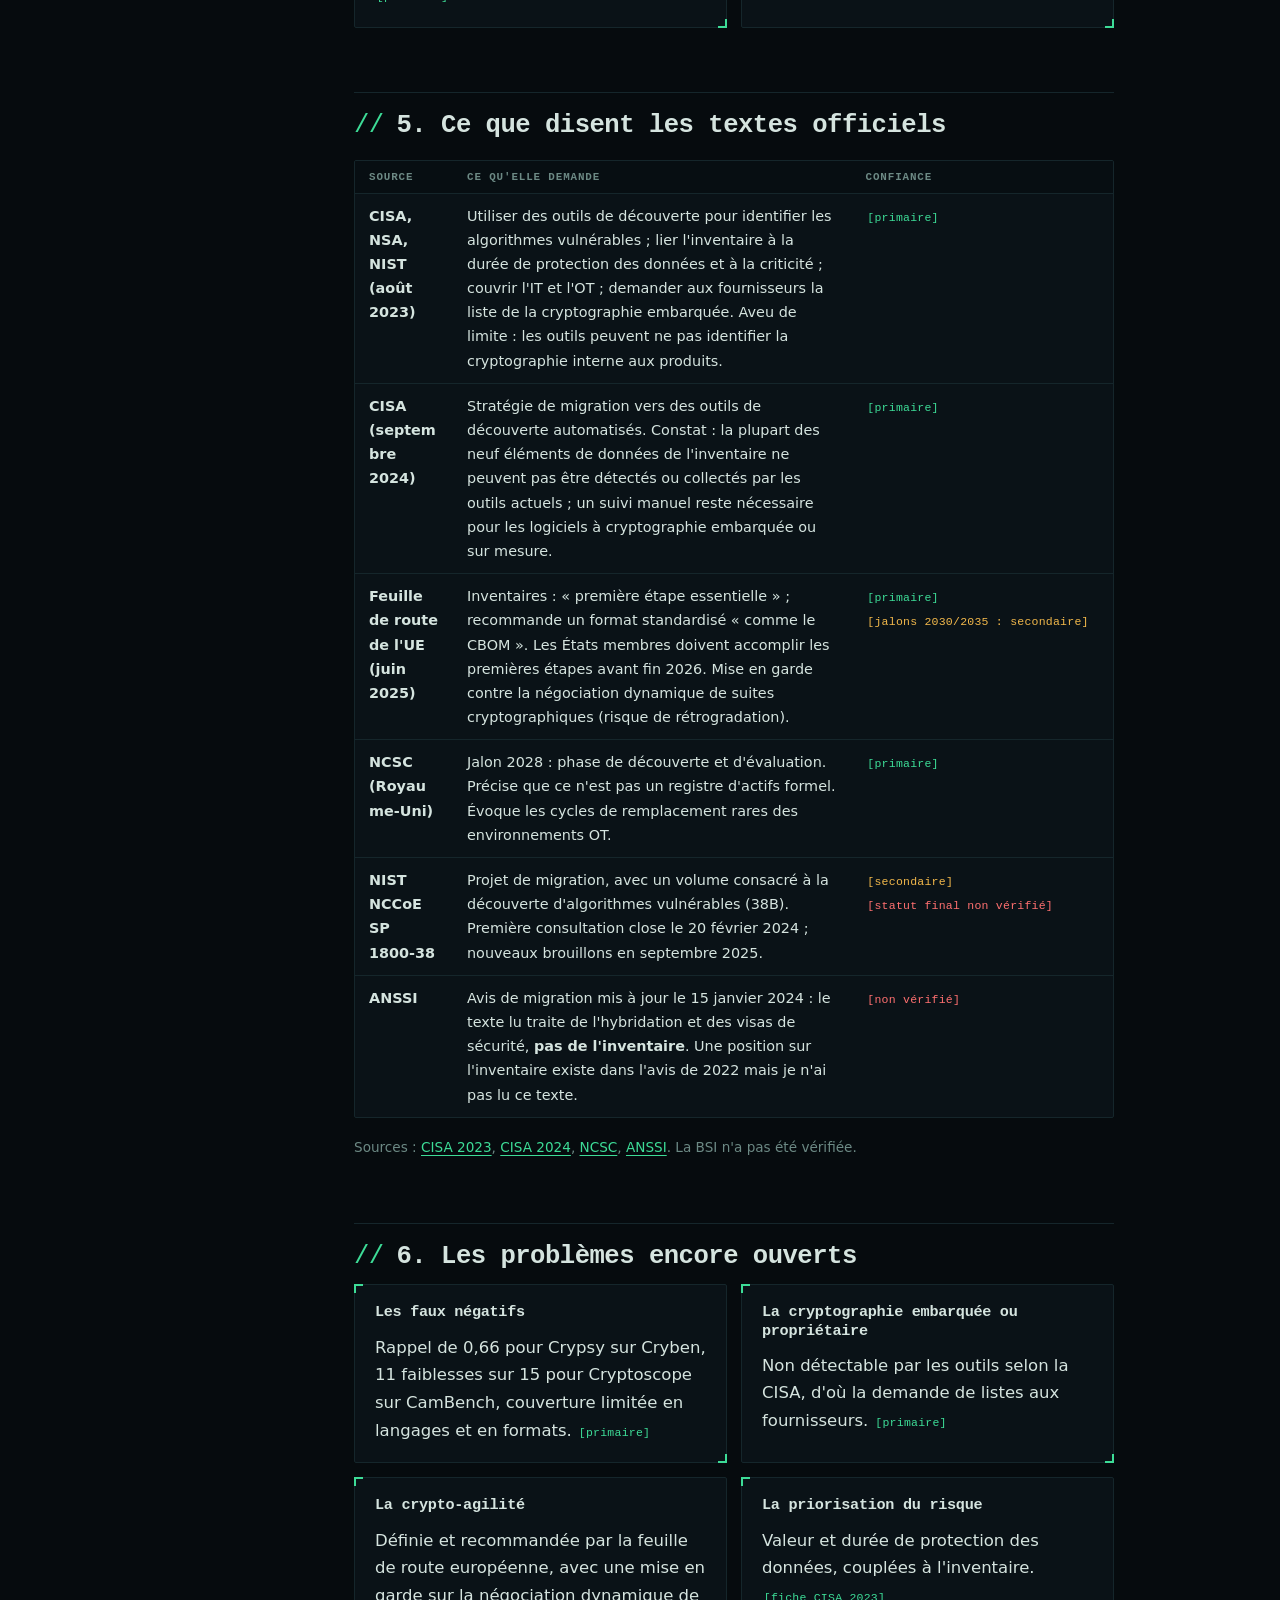
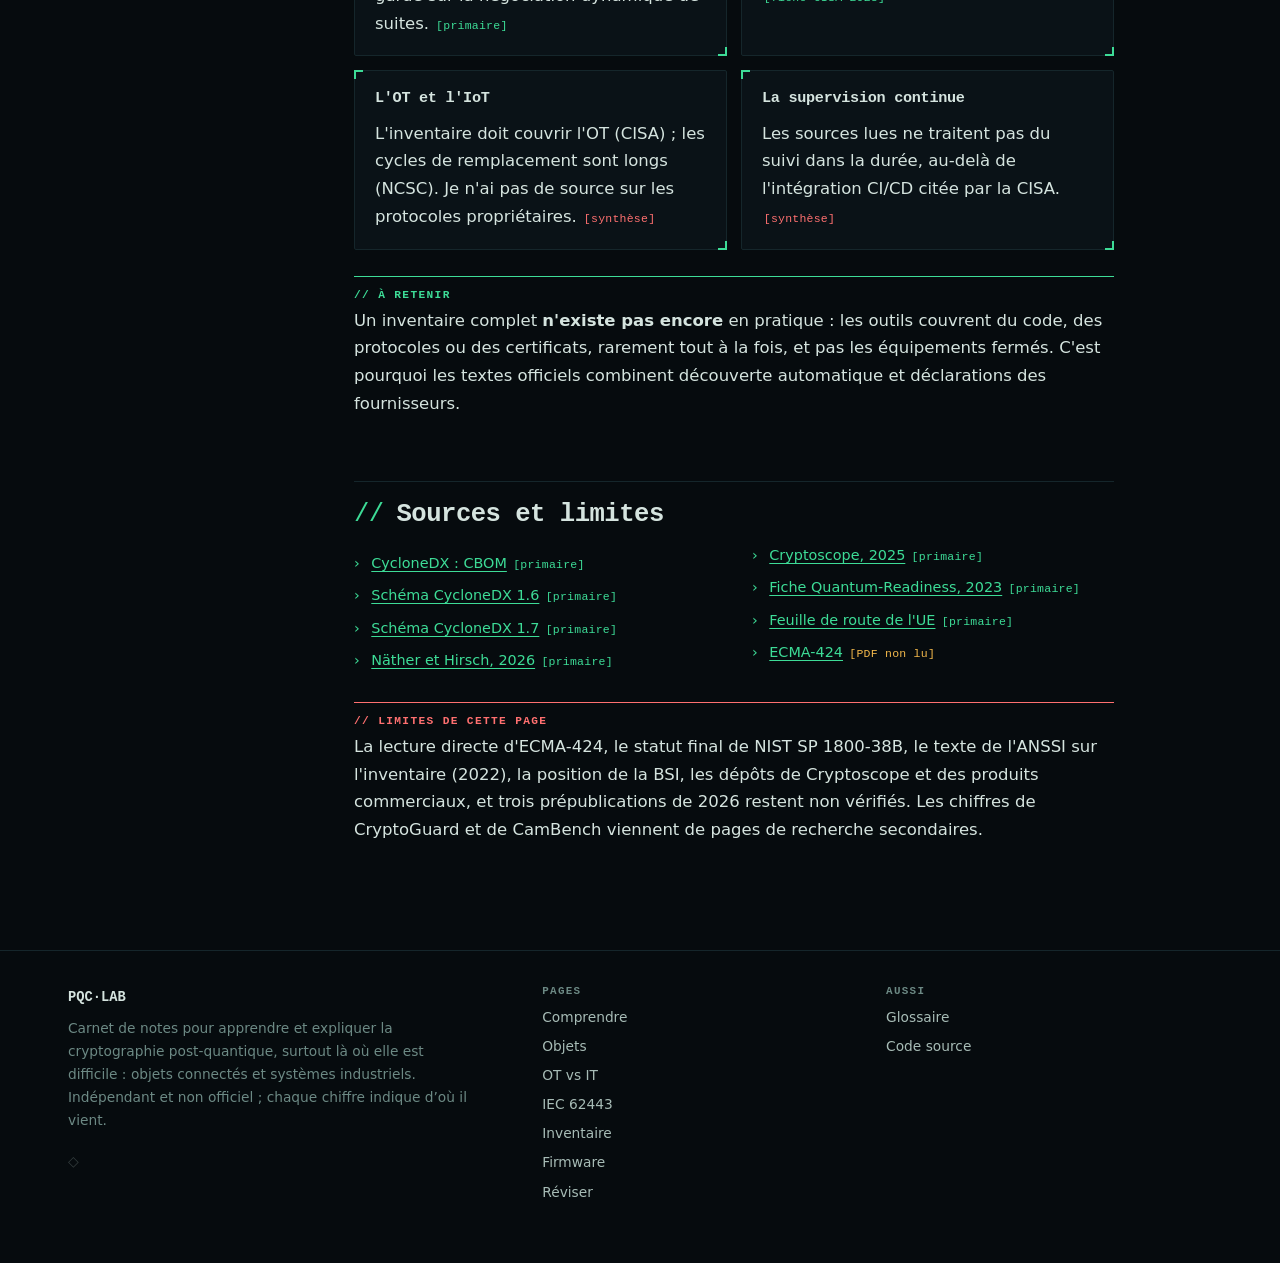
<file: inventaire.html>
<!doctype html>
<html lang="fr">
<head>
<meta charset="utf-8">
<meta name="viewport" content="width=device-width, initial-scale=1, viewport-fit=cover">
<title>Inventaire cryptographique (CBOM) – PQC·LAB</title>
<meta name="description" content="Qu'est-ce qu'un CBOM, comment découvre-t-on les usages cryptographiques d'un système, quels outils et quelles recherches existent, et pourquoi c'est la première étape de la migration post-quantique.">
<meta name="theme-color" content="#060b0e">
<link rel="icon" type="image/svg+xml" href="assets/favicon.svg">
<link rel="icon" type="image/png" sizes="32x32" href="assets/icon-32.png">
<link rel="manifest" href="manifest.webmanifest">
<link rel="apple-touch-icon" href="assets/icon-180.png">
<script>(function(){var d=document.documentElement,t='dark';try{t=localStorage.getItem('pqc-theme')||'dark';}catch(e){}if(t==='light'||t==='dark')d.setAttribute('data-theme',t);})();</script>
<link rel="stylesheet" href="assets/site.css">
</head>
<body data-page="inv">
<a class="skip" href="#main">Aller au contenu</a>
<div id="site-header"></div>
<div id="site-sheet"></div>

<main id="main">
<div class="wrap">
  <header class="pagehead">
    <div class="crumbs"><a href="index.html">Accueil</a> / Inventaire cryptographique</div>
    <div class="eyebrow">Première étape de toute migration</div>
    <h1>Savoir ce qu'on a avant de migrer</h1>
    <p class="lead">On ne remplace pas ce qu'on ne voit pas. L'inventaire cryptographique (CBOM) est la première étape d'une transition post-quantique, et c'est aussi un problème de recherche encore ouvert : les outils actuels voient une partie seulement de la cryptographie d'un système.</p>
    <div class="meta"><span>Lecture : 20 à 30 min selon le niveau</span><span>Mis à jour le 18 novembre 2026</span></div>
  </header>
</div>

<div class="wrap page has-toc">
<aside class="toc" id="toc" aria-label="Sommaire"></aside>
<article>
<div id="toc-m"></div>

<section>
<h2 id="essentiel" style="margin-top:28px">L'essentiel</h2>
<div class="grid g4">
  <div class="card"><div class="stat">n° 1</div><div class="stat-l">Créer des inventaires est « a first essential step and "no-regret" move » pour la feuille de route européenne. <a class="src" href="https://digital-strategy.ec.europa.eu/en/library/coordinated-implementation-roadmap-transition-post-quantum-cryptography">Commission</a></div></div>
  <div class="card"><div class="stat">4</div><div class="stat-l">types d'actifs dans un CBOM CycloneDX : algorithm, certificate, protocol, related-crypto-material. <a class="src" href="https://raw.githubusercontent.com/CycloneDX/specification/master/schema/bom-1.6.schema.json">schéma 1.6</a></div></div>
  <div class="card"><div class="stat">F1 0,75</div><div class="stat-l">Score du scanner Crypsy sur le benchmark Cryben : précision 0,87, rappel 0,66. <a class="src" href="https://arxiv.org/abs/2608.04857">arXiv</a></div></div>
  <div class="card"><div class="stat">≠ tout</div><div class="stat-l">La CISA reconnaît que les outils peuvent ne pas voir la cryptographie embarquée dans des produits. <a class="src" href="https://www.nccoe.nist.gov/sites/default/files/2023-08/quantum-readiness-fact-sheet.pdf">fiche 2023</a></div></div>
</div>
<div class="note retenir"><div class="nt">À retenir</div>
<p>Un inventaire cryptographique répond à trois questions : <strong>quoi</strong> (quels algorithmes, quelles clés, quels certificats), <strong>où</strong> (dans quel code, quel protocole, quel équipement) et <strong>jusqu'à quand</strong> (durée de protection des données). Sans les deux premières, on ne peut pas planifier la migration ; sans la troisième, on ne peut pas la prioriser.</p></div>
</section>

<section>
<h2 id="cbom">1. Qu'est-ce qu'un CBOM ?</h2>
<p>CBOM signifie <em>Cryptographic Bill of Materials</em> : la nomenclature des actifs cryptographiques d'un système, par analogie avec la nomenclature logicielle (SBOM). Son format de référence est une extension de <strong>CycloneDX</strong> : un composant de type <code>cryptographic-asset</code>, décrit par un bloc <code>cryptoProperties</code>. <a class="src" href="https://cyclonedx.org/capabilities/cbom/">CycloneDX</a> <span class="badge b-prim">source primaire</span></p>
<div class="tw"><table style="min-width:600px">
<thead><tr><th>Version</th><th>Ce qu'elle apporte</th><th>Source</th></tr></thead>
<tbody>
<tr><td>CycloneDX 1.6</td><td>Introduit <code>cryptoProperties</code> et le type <code>cryptographic-asset</code> (avril 2024).</td><td><span class="badge b-prim">schéma 1.6</span> <span class="badge b-sec">date : secondaire</span></td></tr>
<tr><td>ECMA-424, 1re édition</td><td>Ratification de CycloneDX 1.6 (juin 2024). Une 2e édition (décembre 2025) est annoncée.</td><td><span class="badge b-sec">page Ecma, PDF non lu</span></td></tr>
<tr><td>CycloneDX 1.7</td><td>Ajoute des champs : <code>algorithmFamily</code>, <code>ellipticCurve</code>, <code>serialNumber</code>, <code>fingerprint</code>, <code>certificateState</code>, <code>revocationDate</code>, <code>relatedCryptographicAssets</code>.</td><td><span class="badge b-prim">schéma 1.7</span></td></tr>
</tbody></table></div>

<h3>Explorer le schéma</h3>
<p>Les noms de champs ci-dessous viennent des schémas JSON officiels 1.6 et 1.7. Choisissez un type d'actif.</p>
<div class="tool" id="tool-cbom">
<div class="tool-h"><h3>cbom --schema</h3><span class="tag">Interactif</span></div>
<div class="tabs" role="group" aria-label="Type d'actif" id="cbom-tabs" style="margin-top:0"></div>
<div id="cbom-out"></div>
</div>
<div class="note piege"><div class="nt">Piège</div><p>Il n'y a <strong>pas de type « key »</strong> dans le schéma : une clé est un actif <code>related-crypto-material</code> dont le champ <code>type</code> vaut <code>private-key</code>, <code>public-key</code>, <code>secret-key</code>, etc.</p></div>

<div class="lv2">
<h3>Un exemple d'actif</h3>
<p>Voici une entrée illustrative pour ML-KEM-768, construite avec les noms de champs du schéma 1.6. Les valeurs sont celles d'ML-KEM-768 ; l'exemple est écrit ici, il n'est pas extrait d'un outil.</p>
<div class="term"><div class="term-bar"><i></i><i></i><i></i><span>cbom.json (extrait)</span></div>
<pre>{
  <span class="k">"type"</span>: <span class="w">"cryptographic-asset"</span>,
  <span class="k">"name"</span>: <span class="w">"ML-KEM-768"</span>,
  <span class="k">"cryptoProperties"</span>: {
    <span class="k">"assetType"</span>: <span class="w">"algorithm"</span>,
    <span class="k">"algorithmProperties"</span>: {
      <span class="k">"primitive"</span>: <span class="w">"kem"</span>,
      <span class="k">"parameterSetIdentifier"</span>: <span class="w">"768"</span>,
      <span class="k">"cryptoFunctions"</span>: [<span class="w">"keygen"</span>, <span class="w">"encapsulate"</span>, <span class="w">"decapsulate"</span>],
      <span class="k">"nistQuantumSecurityLevel"</span>: <span class="w">3</span>
    }
  }
}</pre></div>
</div>
</section>

<section>
<h2 id="decouverte">2. Comment découvre-t-on les usages cryptographiques ?</h2>
<p>Aucune méthode ne voit tout. Chacune regarde un endroit différent, et rate ce que les autres voient. Choisissez une approche.</p>
<div class="tool" id="tool-disc">
<div class="tool-h"><h3>discover --method</h3><span class="tag">Interactif</span></div>
<div class="tabs" role="group" aria-label="Méthode de découverte" id="disc-tabs" style="margin-top:0"></div>
<div id="disc-out"></div>
</div>
<div class="note verif"><div class="nt">À vérifier</div><p>Ce tableau d'approches est <strong>ma synthèse</strong> : les sources citées ne l'énoncent pas telle quelle, et je n'ai pas cherché de source primaire pour chaque outil d'exemple. L'idée que le trafic réseau ne voit pas la cryptographie « au repos » ou interne, ou que les scanners de code manquent les arguments calculés à l'exécution, est confirmée par les limites de l'article de Näther et Hirsch (voir section 4).</p></div>
<p>Les directives américaines demandent de chercher les algorithmes vulnérables dans trois zones : les <strong>protocoles réseau</strong>, les <strong>applications et bibliothèques</strong> (y compris le firmware et les mises à jour), et les <strong>dépendances du pipeline CI/CD</strong>. <a class="src" href="https://www.nccoe.nist.gov/sites/default/files/2023-08/quantum-readiness-fact-sheet.pdf">CISA, NSA, NIST 2023</a> <span class="badge b-prim">source primaire</span></p>
</section>

<section>
<h2 id="outils">3. Les outils existants</h2>
<p>Licences et langages relevés sur les dépôts GitHub eux-mêmes <span class="badge b-prim">source primaire</span>. Je n'ai pas vérifié les produits commerciaux (Keyfactor, SandboxAQ).</p>
<div class="tw"><table style="min-width:760px">
<thead><tr><th>Outil</th><th>Rôle</th><th>Licence</th><th>Langage</th></tr></thead>
<tbody>
<tr><td><a href="https://github.com/cbomkit/sonar-cryptography">sonar-cryptography</a></td><td>Plugin SonarQube qui produit un CBOM CycloneDX 1.6. Couvre Java (JCA, BouncyCastle), Python (pyca/cryptography), Go (bibliothèque standard, sauf <code>crypto/x509</code>). C# : en développement, « not yet meant for production ».</td><td>Apache-2.0 (code propre)</td><td>Java</td></tr>
<tr><td><a href="https://github.com/cbomkit/cbomkit">CBOMkit</a></td><td>Boîte à outils pour générer et visualiser des CBOM.</td><td>Apache-2.0</td><td>Java</td></tr>
<tr><td><a href="https://github.com/c0r0n3r/cryptolyzer">CryptoLyzer</a></td><td>Analyse TLS, SSL, SSH, DNSSEC, en-têtes HTTP, empreintes JA3 et HASSH.</td><td>MPL-2.0</td><td>Python</td></tr>
<tr><td><a href="https://github.com/testssl/testssl.sh">testssl.sh</a></td><td>Test des suites TLS d'un serveur.</td><td>GPL-2.0</td><td>Shell</td></tr>
<tr><td><a href="https://github.com/nabla-c0d3/sslyze">sslyze</a></td><td>Analyse de la configuration TLS.</td><td>AGPL-3.0</td><td>Python</td></tr>
<tr><td><a href="https://github.com/zmap/zgrab2">zgrab2</a> et <a href="https://github.com/zmap/zmap">zmap</a></td><td>Scan à grande échelle : outils de mesure d'Internet.</td><td>Apache-2.0 (zmap)</td><td>Go, C</td></tr>
<tr><td><a href="https://github.com/csnp/qramm">QRAMM</a>, <a href="https://github.com/csnp/cryptoscan">cryptoscan</a>, <a href="https://github.com/csnp/cryptodeps">cryptodeps</a></td><td>QRAMM est un <em>modèle de maturité</em>, pas un scanner ; cryptoscan analyse le code, cryptodeps les dépendances.</td><td>MIT ; Apache-2.0</td><td>Go</td></tr>
<tr><td><a href="https://github.com/CryptoGuardOSS/cryptoguard">CryptoGuard</a></td><td>Détection de mauvais usages cryptographiques en Java.</td><td>GPL-3.0</td><td>Java</td></tr>
<tr><td><a href="https://github.com/CROSSINGTUD/CryptoAnalysis">CogniCrypt SAST (CryptoAnalysis)</a></td><td>Analyse statique à partir de règles CrySL.</td><td>EPL-2.0</td><td>Java</td></tr>
</tbody></table></div>
<p class="lv2">Cryptoscope (IBM Research, arXiv 2503.19531) n'a pas de dépôt public trouvé. <span class="badge b-ver">code non vérifié</span> Le dépôt <code>IBM/sonar-cryptography</code> redirige vers <code>cbomkit/sonar-cryptography</code> ; le lien exact avec IBM n'est pas établi par le README.</p>
</section>

<section>
<h2 id="recherche">4. Ce que dit la recherche</h2>

<div class="card"><h3>« Hidden Ciphers and Where to Find Them »</h3>
<p>Christian Näther et Eduard Hirsch, arXiv 2608.04857 (soumis le 5 août 2026), annoncé comme accepté à ICICS 2026. <a class="src" href="https://arxiv.org/abs/2608.04857">arXiv</a> <span class="badge b-prim">source primaire</span></p>
<ul>
<li><strong>Apport</strong> : une classification des actifs (matériel cryptographique, artefacts, invocations), un dépôt de règles (Crypistry), un scanner (Crypsy) et un benchmark synthétique (Cryben) en Go, Ruby et configuration nginx, avec 197 occurrences de référence.</li>
<li><strong>Résultat</strong> : F1 = 0,75 (précision 0,87, rappel 0,66) ; 0,86 hors différences de comptage « par conception ». Sur un test réel de 10 services : 57 610 fichiers en moins de 6 minutes, 370 actifs, 6 liés à des CVE, 52 candidats de migration PQC.</li>
<li><strong>Comparaison</strong> : sur le sous-ensemble Go, F1 de 0,92 contre 0,66 pour CBOMkit/sonar-cryptography 1.6.1. Le périmètre est celui des auteurs : à nuancer.</li>
</ul></div>
<div class="note piege"><div class="nt">Limites reconnues par les auteurs</div><ul style="margin:6px 0 0">
<li>Couverture limitée à Ruby, Go et nginx ; Java, C/C++ et Python non démontrés.</li>
<li>Les arguments calculés à l'exécution ne sont pas résolus.</li>
<li>Pas d'analyse de flot de données : du tri manuel reste nécessaire.</li>
<li>La vérité terrain du test réel est partielle.</li></ul></div>

<div class="grid g2">
<div class="card"><h4>Cryptoscope</h4><p>IBM Research, arXiv 2503.19531 (mars 2025), prépublication. Analyse statique avec flot de contrôle et de données ; capture opération, API et matériel associé pour plus de 92 % des cas de test des auteurs ; 11 faiblesses sur 15 détectées sur CamBench. Limite relevée : certificats et keystores laissés pour des travaux futurs. <a class="src" href="https://arxiv.org/abs/2503.19531">arXiv</a> <span class="badge b-prim">primaire</span></p></div>
<div class="card"><h4>CamBench, CryptoGuard</h4><p>CamBench (MSR 2022) est un benchmark pour la détection de mauvais usages en Java. CryptoGuard (ACM CCS 2019) a été évalué sur 46 projets Apache et 6 181 applications Android ; il relève de la détection de mauvais usages, pas de l'inventaire. <span class="badge b-sec">pages de recherche</span></p></div>
</div>
<div class="lv3 note verif"><div class="nt">À vérifier</div><p>Trois prépublications arXiv de 2026 (post-quantum discovery comme capacité de gouvernance ; détection d'algorithmes PQC dans des binaires strippés ; détection de paquets cryptographiques par LLM) sont apparues dans mes recherches mais je ne les ai pas lues. Je n'ai pas vérifié l'article de CryptoAPI-Bench.</p></div>
</section>

<section>
<h2 id="cadre">5. Ce que disent les textes officiels</h2>
<div class="tw"><table style="min-width:640px">
<thead><tr><th>Source</th><th>Ce qu'elle demande</th><th>Confiance</th></tr></thead>
<tbody>
<tr><td>CISA, NSA, NIST (août 2023)</td><td>Utiliser des outils de découverte pour identifier les algorithmes vulnérables ; lier l'inventaire à la durée de protection des données et à la criticité ; couvrir l'IT et l'OT ; demander aux fournisseurs la liste de la cryptographie embarquée. Aveu de limite : les outils peuvent ne pas identifier la cryptographie interne aux produits.</td><td><span class="badge b-prim">primaire</span></td></tr>
<tr><td>CISA (septembre 2024)</td><td>Stratégie de migration vers des outils de découverte automatisés. Constat : la plupart des neuf éléments de données de l'inventaire ne peuvent pas être détectés ou collectés par les outils actuels ; un suivi manuel reste nécessaire pour les logiciels à cryptographie embarquée ou sur mesure.</td><td><span class="badge b-prim">primaire</span></td></tr>
<tr><td>Feuille de route de l'UE (juin 2025)</td><td>Inventaires : « première étape essentielle » ; recommande un format standardisé « comme le CBOM ». Les États membres doivent accomplir les premières étapes avant fin 2026. Mise en garde contre la négociation dynamique de suites cryptographiques (risque de rétrogradation).</td><td><span class="badge b-prim">primaire</span> <span class="badge b-sec">jalons 2030/2035 : secondaire</span></td></tr>
<tr><td>NCSC (Royaume-Uni)</td><td>Jalon 2028 : phase de découverte et d'évaluation. Précise que ce n'est pas un registre d'actifs formel. Évoque les cycles de remplacement rares des environnements OT.</td><td><span class="badge b-prim">primaire</span></td></tr>
<tr><td>NIST NCCoE SP 1800-38</td><td>Projet de migration, avec un volume consacré à la découverte d'algorithmes vulnérables (38B). Première consultation close le 20 février 2024 ; nouveaux brouillons en septembre 2025.</td><td><span class="badge b-sec">secondaire</span> <span class="badge b-ver">statut final non vérifié</span></td></tr>
<tr><td>ANSSI</td><td>Avis de migration mis à jour le 15 janvier 2024 : le texte lu traite de l'hybridation et des visas de sécurité, <strong>pas de l'inventaire</strong>. Une position sur l'inventaire existe dans l'avis de 2022 mais je n'ai pas lu ce texte.</td><td><span class="badge b-ver">non vérifié</span></td></tr>
</tbody></table></div>
<p class="sub" style="color:var(--fg-3);font-size:.85rem">Sources : <a href="https://cisa.gov/resources-tools/resources/quantum-readiness-migration-post-quantum-cryptography">CISA 2023</a>, <a href="https://cisa.gov/sites/default/files/2024-09/Strategy-for-Migrating-to-Automated-PQC-Discovery-and-Inventory-Tools.pdf">CISA 2024</a>, <a href="https://www.ncsc.gov.uk/guidance/pqc-migration-timelines">NCSC</a>, <a href="https://messervices.cyber.gouv.fr/guides/avis-de-lanssi-sur-la-migration-vers-la-cryptographie-post-quantique-0">ANSSI</a>. La BSI n'a pas été vérifiée.</p>
</section>

<section>
<h2 id="ouvert">6. Les problèmes encore ouverts</h2>
<div class="grid g2">
  <div class="card"><h4>Les faux négatifs</h4><p>Rappel de 0,66 pour Crypsy sur Cryben, 11 faiblesses sur 15 pour Cryptoscope sur CamBench, couverture limitée en langages et en formats. <span class="badge b-prim">primaire</span></p></div>
  <div class="card"><h4>La cryptographie embarquée ou propriétaire</h4><p>Non détectable par les outils selon la CISA, d'où la demande de listes aux fournisseurs. <span class="badge b-prim">primaire</span></p></div>
  <div class="card"><h4>La crypto-agilité</h4><p>Définie et recommandée par la feuille de route européenne, avec une mise en garde sur la négociation dynamique de suites. <span class="badge b-prim">primaire</span></p></div>
  <div class="card"><h4>La priorisation du risque</h4><p>Valeur et durée de protection des données, couplées à l'inventaire. <span class="badge b-prim">fiche CISA 2023</span></p></div>
  <div class="card"><h4>L'OT et l'IoT</h4><p>L'inventaire doit couvrir l'OT (CISA) ; les cycles de remplacement sont longs (NCSC). Je n'ai pas de source sur les protocoles propriétaires. <span class="badge b-ver">synthèse</span></p></div>
  <div class="card"><h4>La supervision continue</h4><p>Les sources lues ne traitent pas du suivi dans la durée, au-delà de l'intégration CI/CD citée par la CISA. <span class="badge b-ver">synthèse</span></p></div>
</div>
<div class="note retenir"><div class="nt">À retenir</div><p>Un inventaire complet <strong>n'existe pas encore</strong> en pratique : les outils couvrent du code, des protocoles ou des certificats, rarement tout à la fois, et pas les équipements fermés. C'est pourquoi les textes officiels combinent découverte automatique et déclarations des fournisseurs.</p></div>
</section>

<section>
<h2 id="sources">Sources et limites</h2>
<ul class="src-list two">
<li><a href="https://cyclonedx.org/capabilities/cbom/">CycloneDX : CBOM</a> <span class="badge b-prim">primaire</span></li>
<li><a href="https://raw.githubusercontent.com/CycloneDX/specification/master/schema/bom-1.6.schema.json">Schéma CycloneDX 1.6</a> <span class="badge b-prim">primaire</span></li>
<li><a href="https://raw.githubusercontent.com/CycloneDX/specification/master/schema/bom-1.7.schema.json">Schéma CycloneDX 1.7</a> <span class="badge b-prim">primaire</span></li>
<li><a href="https://arxiv.org/abs/2608.04857">Näther et Hirsch, 2026</a> <span class="badge b-prim">primaire</span></li>
<li><a href="https://arxiv.org/abs/2503.19531">Cryptoscope, 2025</a> <span class="badge b-prim">primaire</span></li>
<li><a href="https://www.nccoe.nist.gov/sites/default/files/2023-08/quantum-readiness-fact-sheet.pdf">Fiche Quantum-Readiness, 2023</a> <span class="badge b-prim">primaire</span></li>
<li><a href="https://digital-strategy.ec.europa.eu/en/library/coordinated-implementation-roadmap-transition-post-quantum-cryptography">Feuille de route de l'UE</a> <span class="badge b-prim">primaire</span></li>
<li><a href="https://ecma-international.org/publications-and-standards/standards/ecma-424/">ECMA-424</a> <span class="badge b-sec">PDF non lu</span></li>
</ul>
<div class="note verif"><div class="nt">Limites de cette page</div><p>La lecture directe d'ECMA-424, le statut final de NIST SP 1800-38B, le texte de l'ANSSI sur l'inventaire (2022), la position de la BSI, les dépôts de Cryptoscope et des produits commerciaux, et trois prépublications de 2026 restent non vérifiés. Les chiffres de CryptoGuard et de CamBench viennent de pages de recherche secondaires.</p></div>
</section>

</article>
</div>
</main>

<div id="site-footer"></div>
<nav id="site-tabbar"></nav>
<script src="assets/glossary.js"></script>
<script src="assets/site.js"></script>
<script src="assets/tools.js"></script>
</body>
</html>
</file>
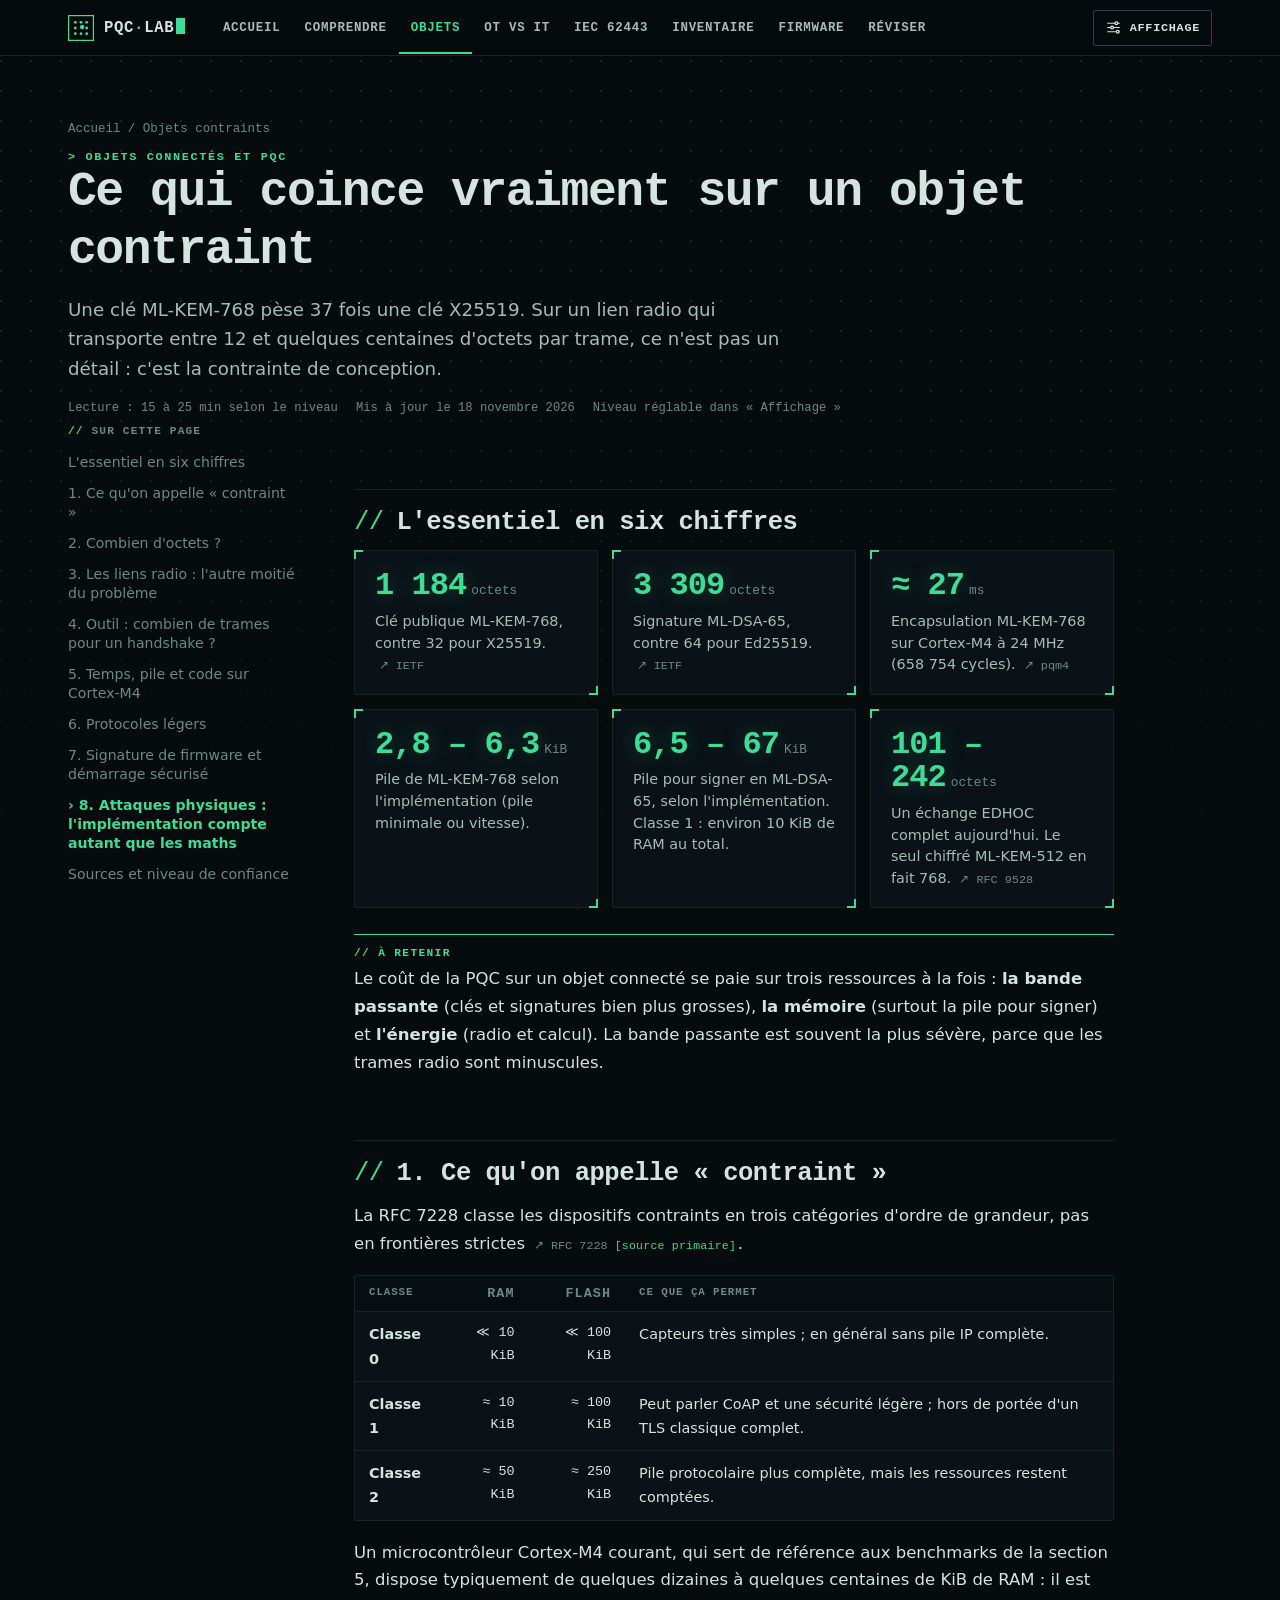
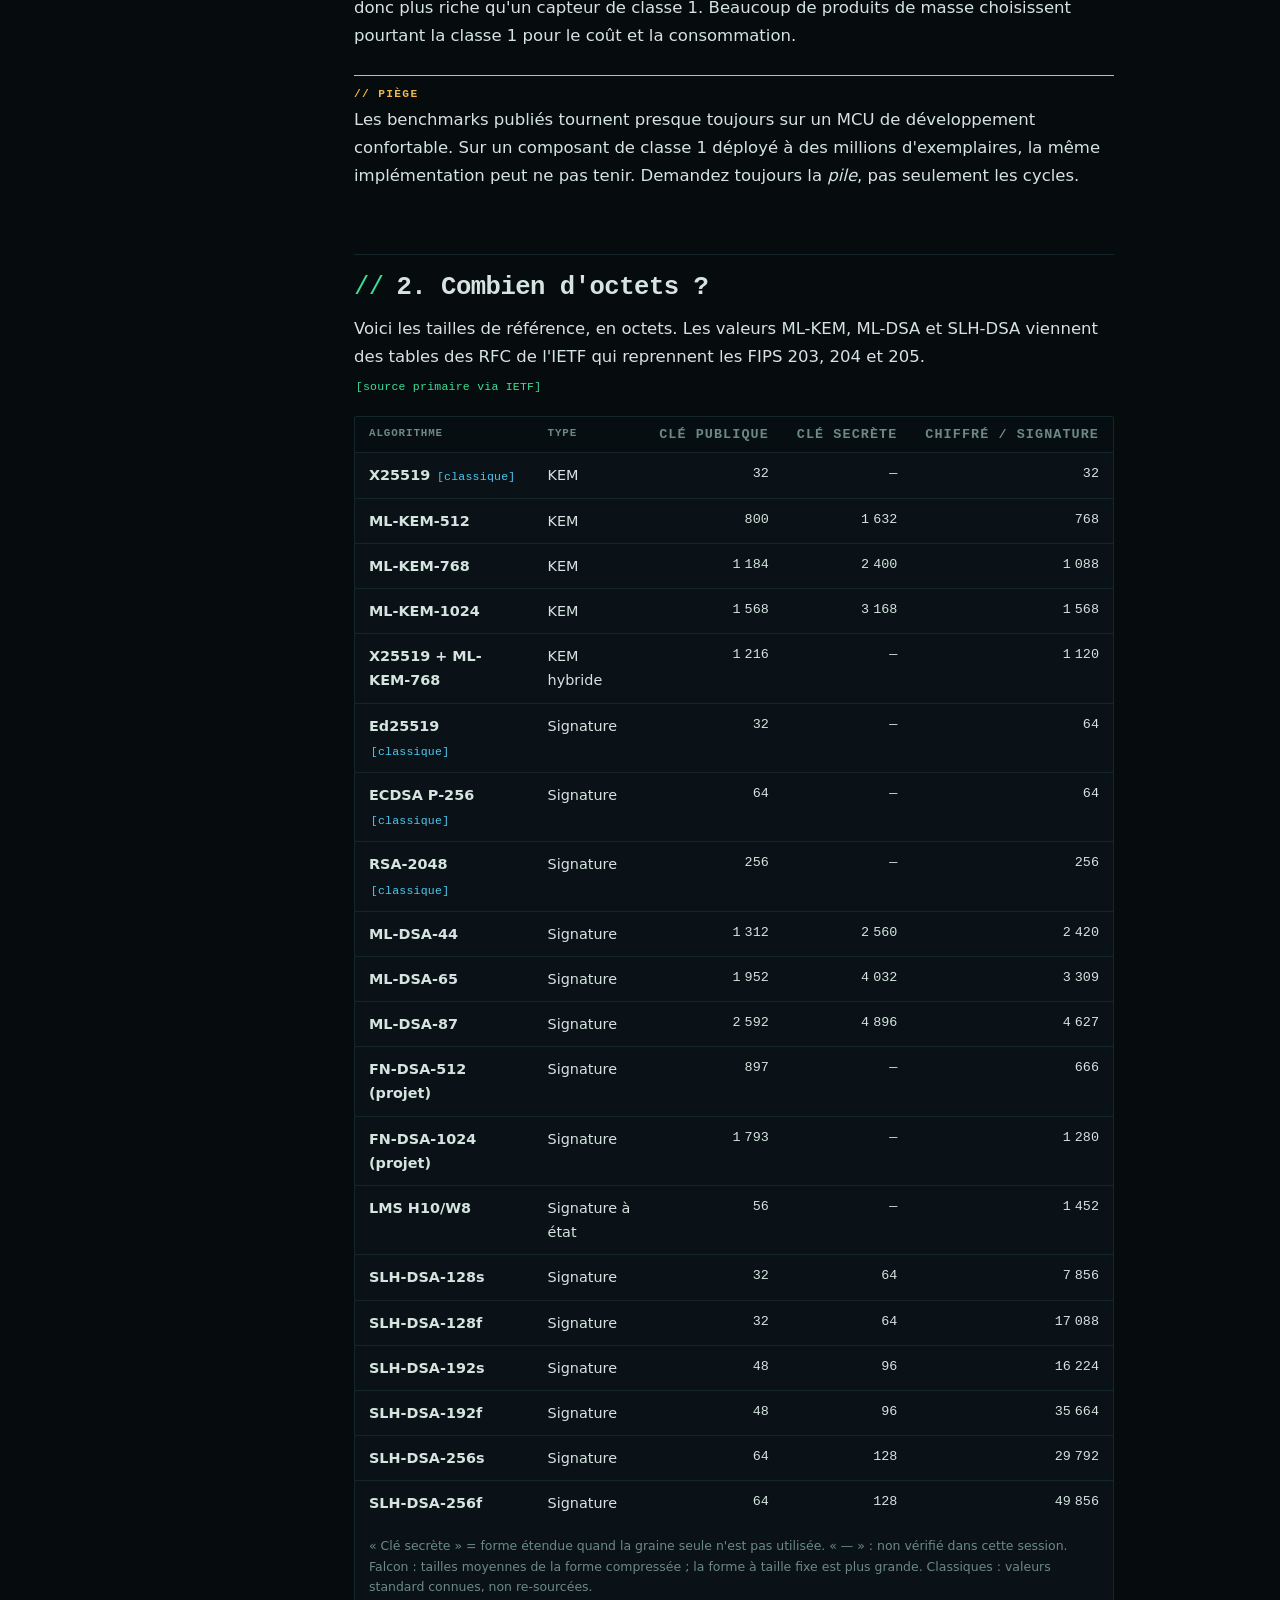
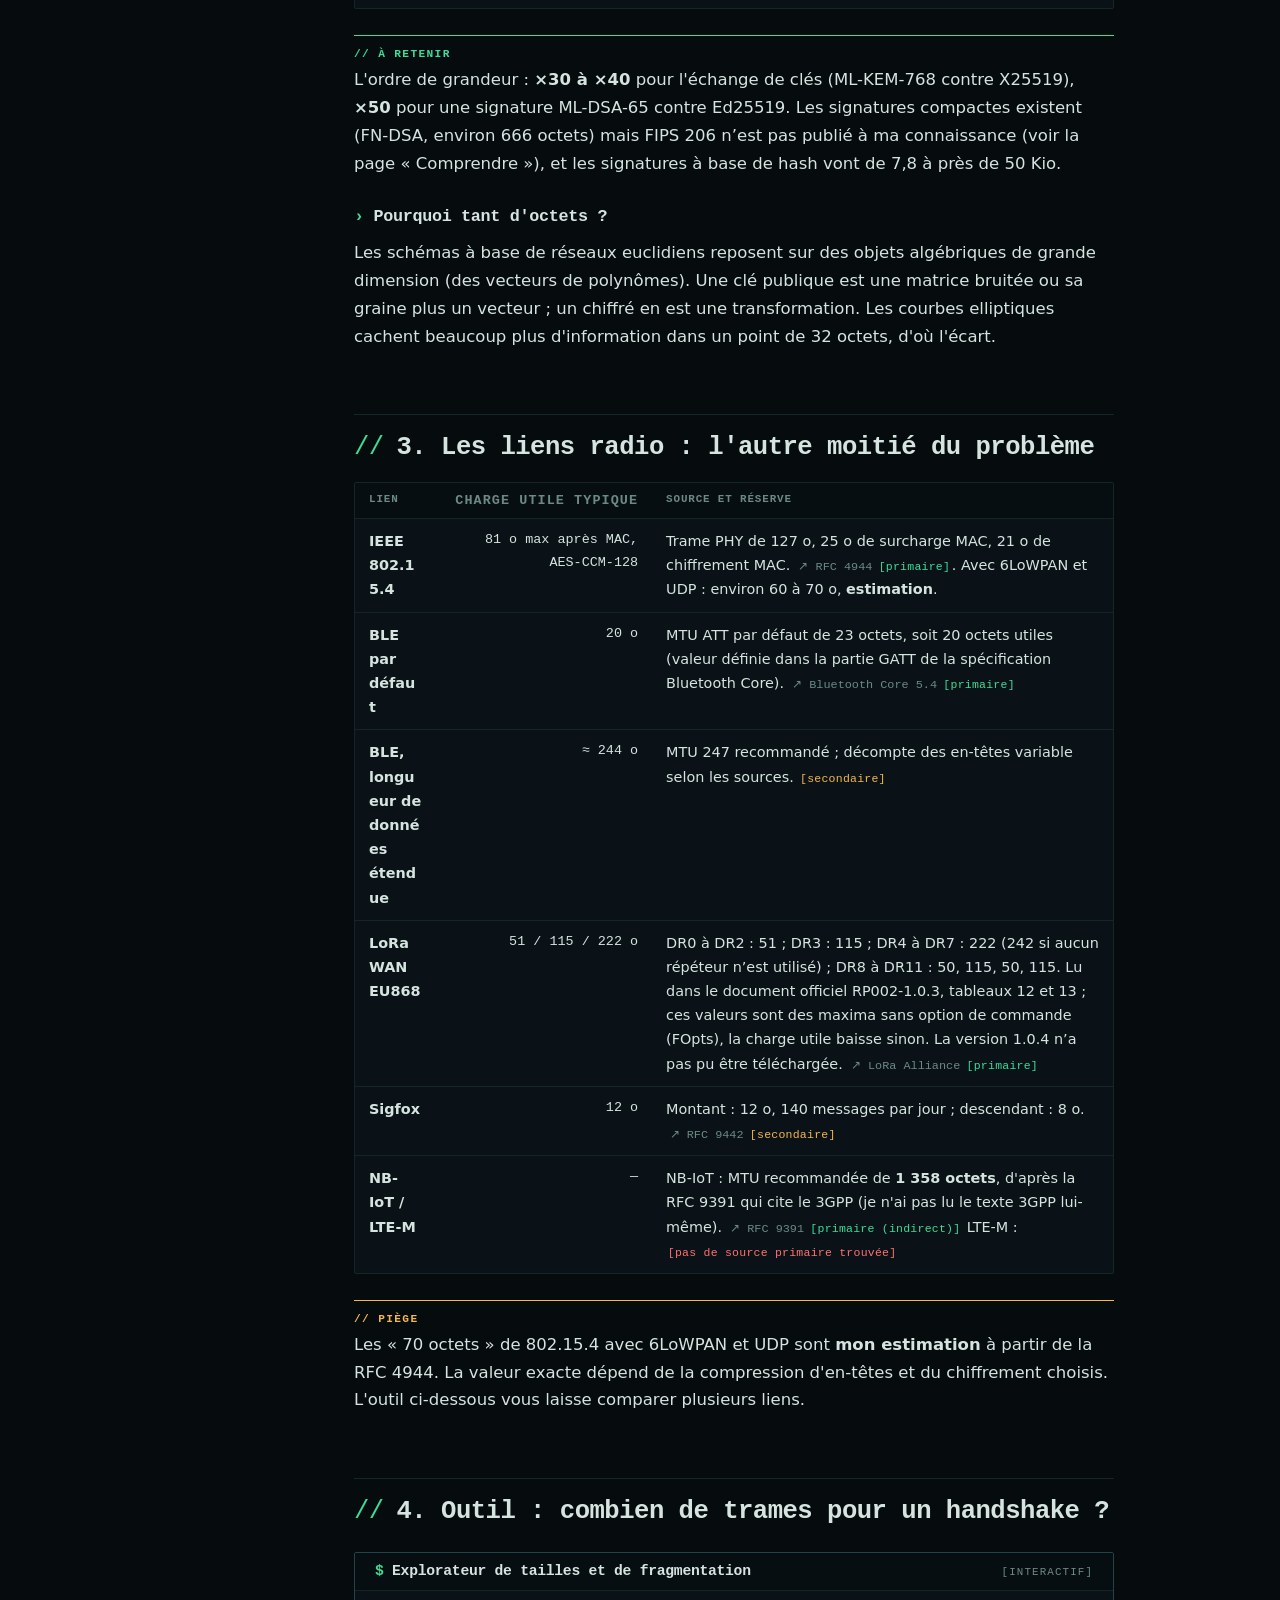
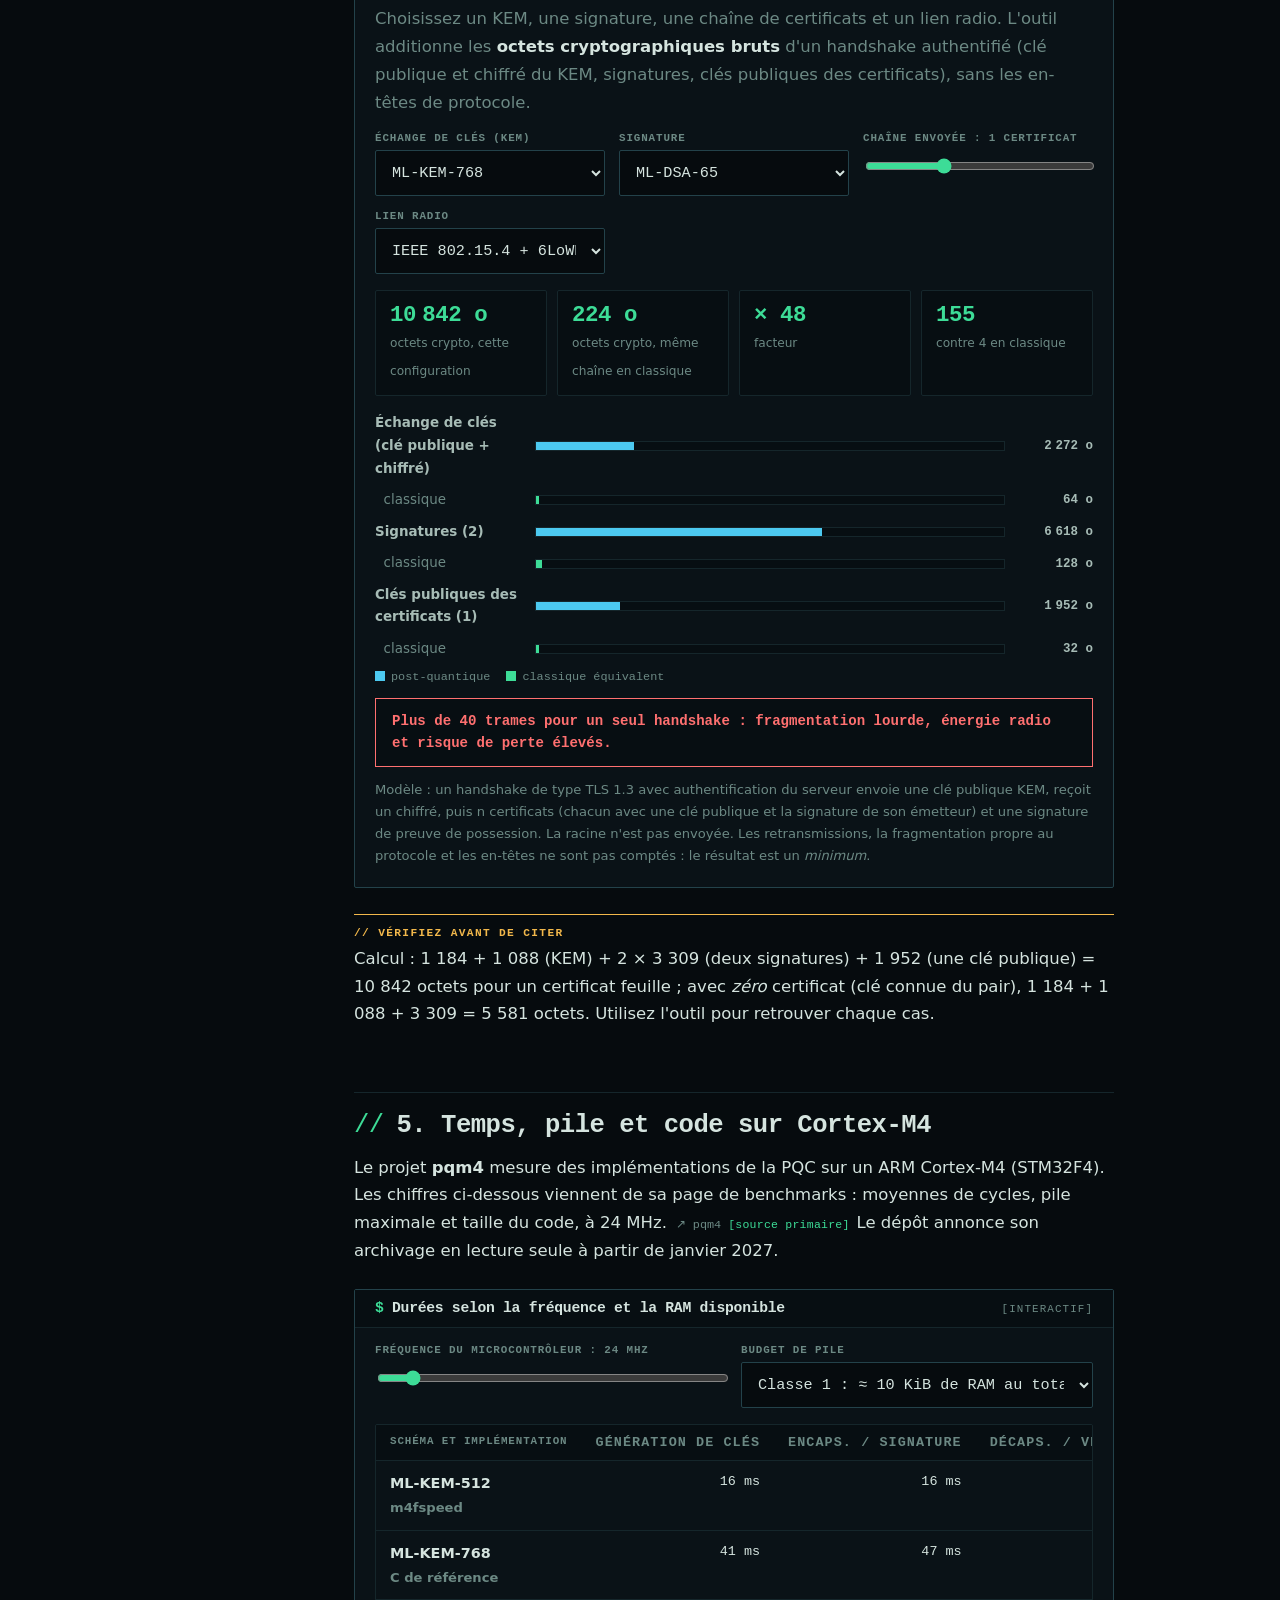
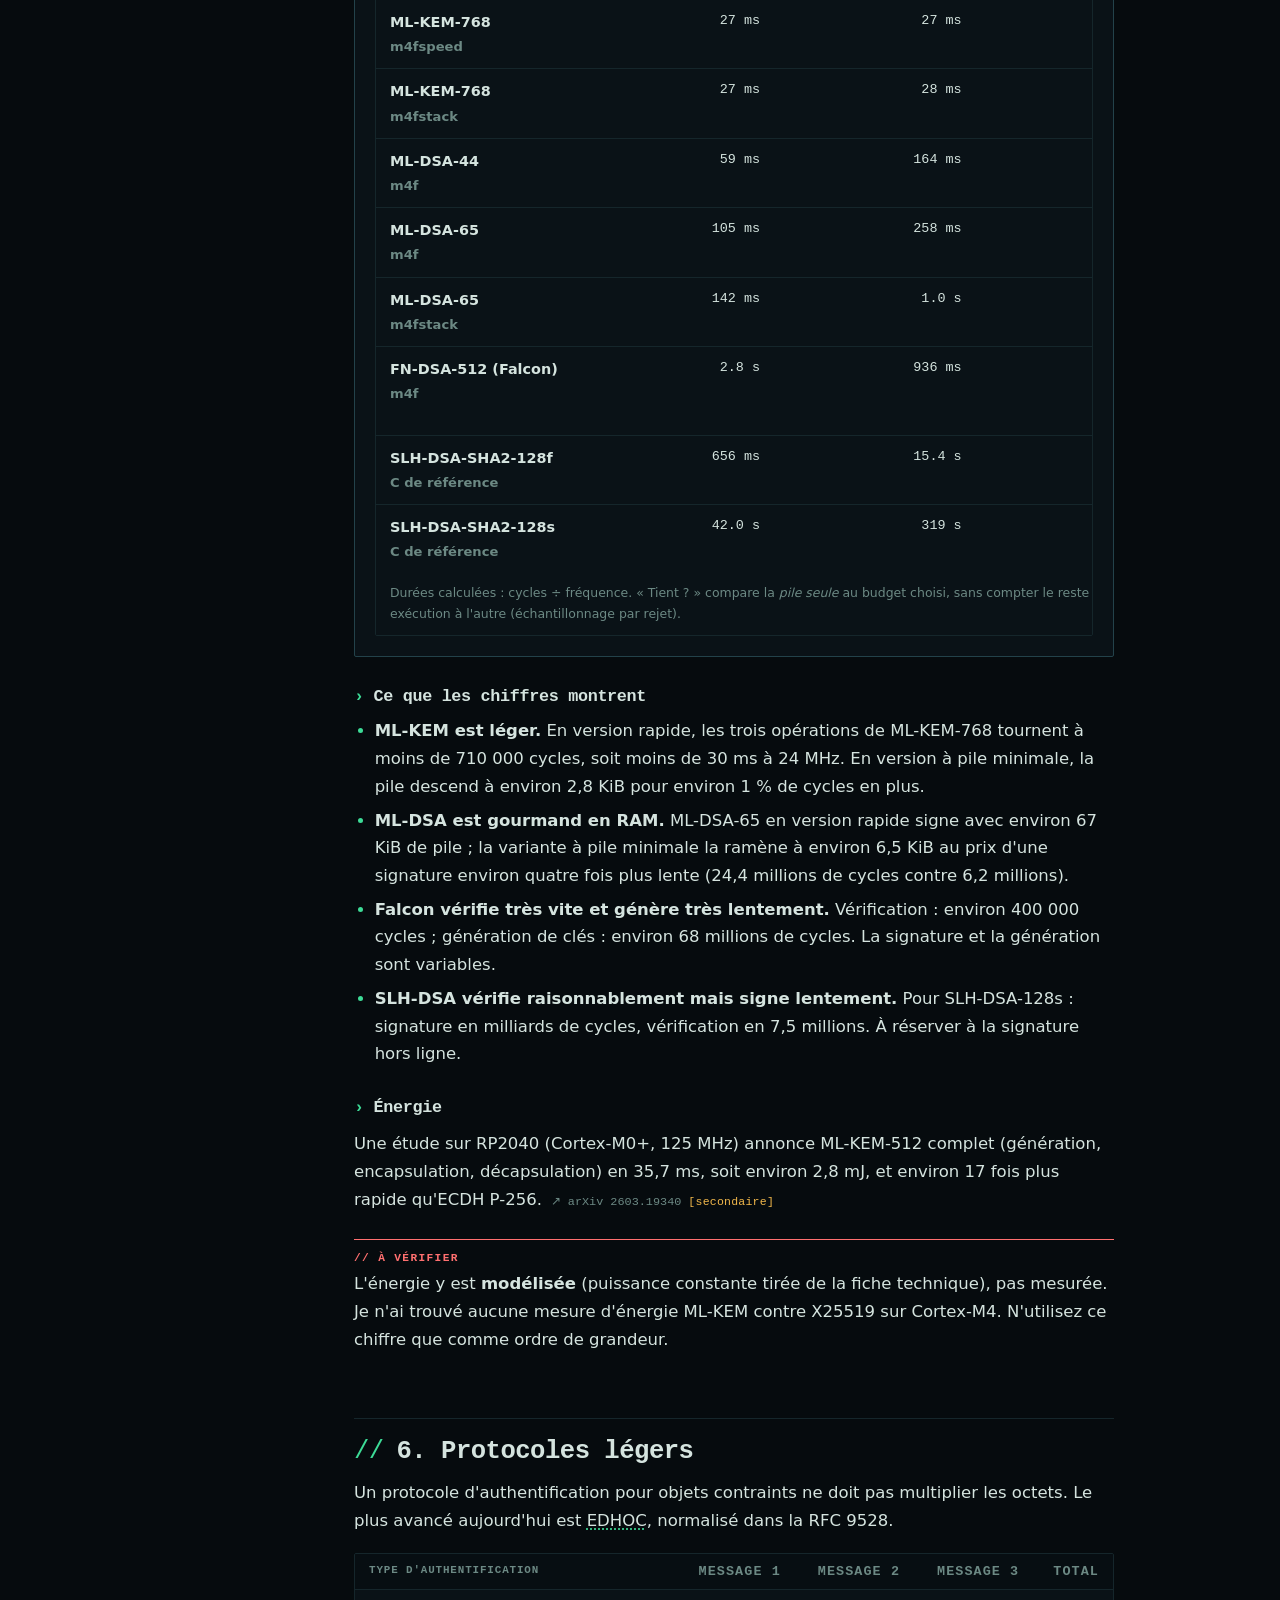
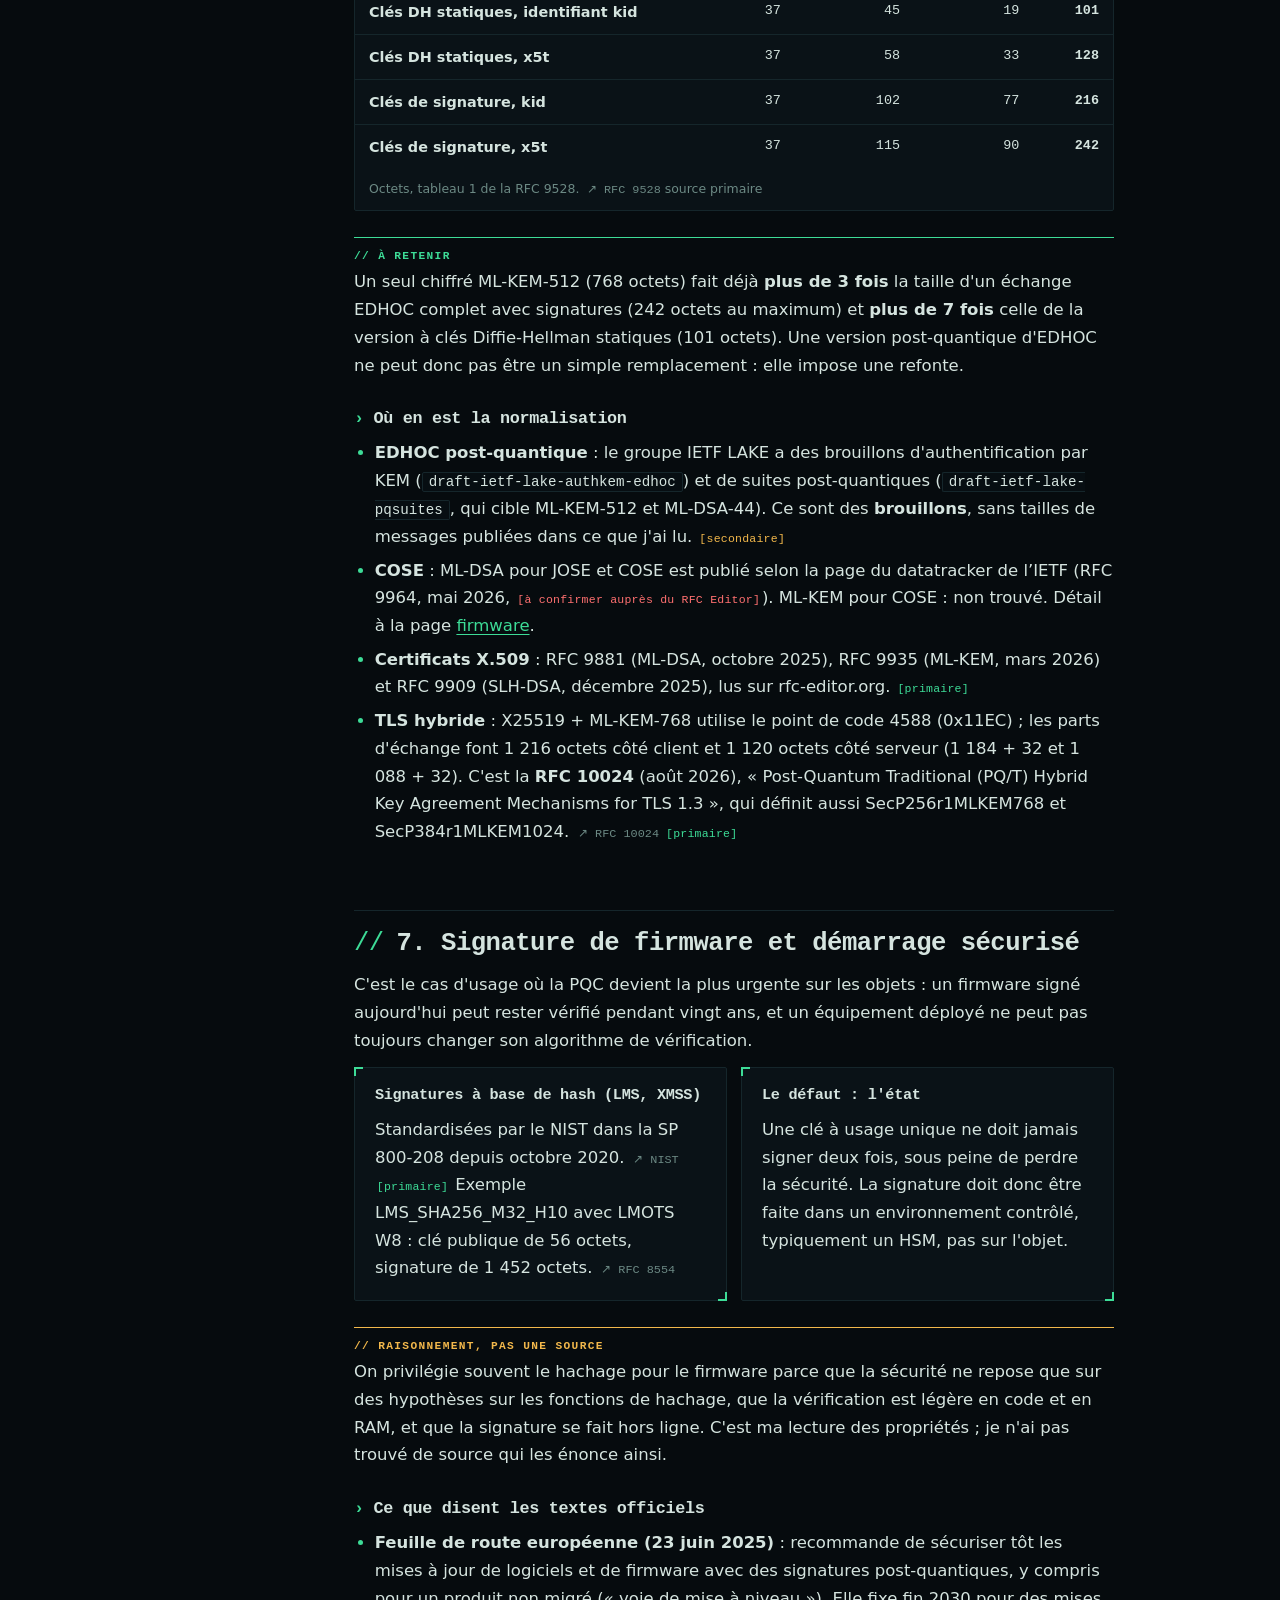
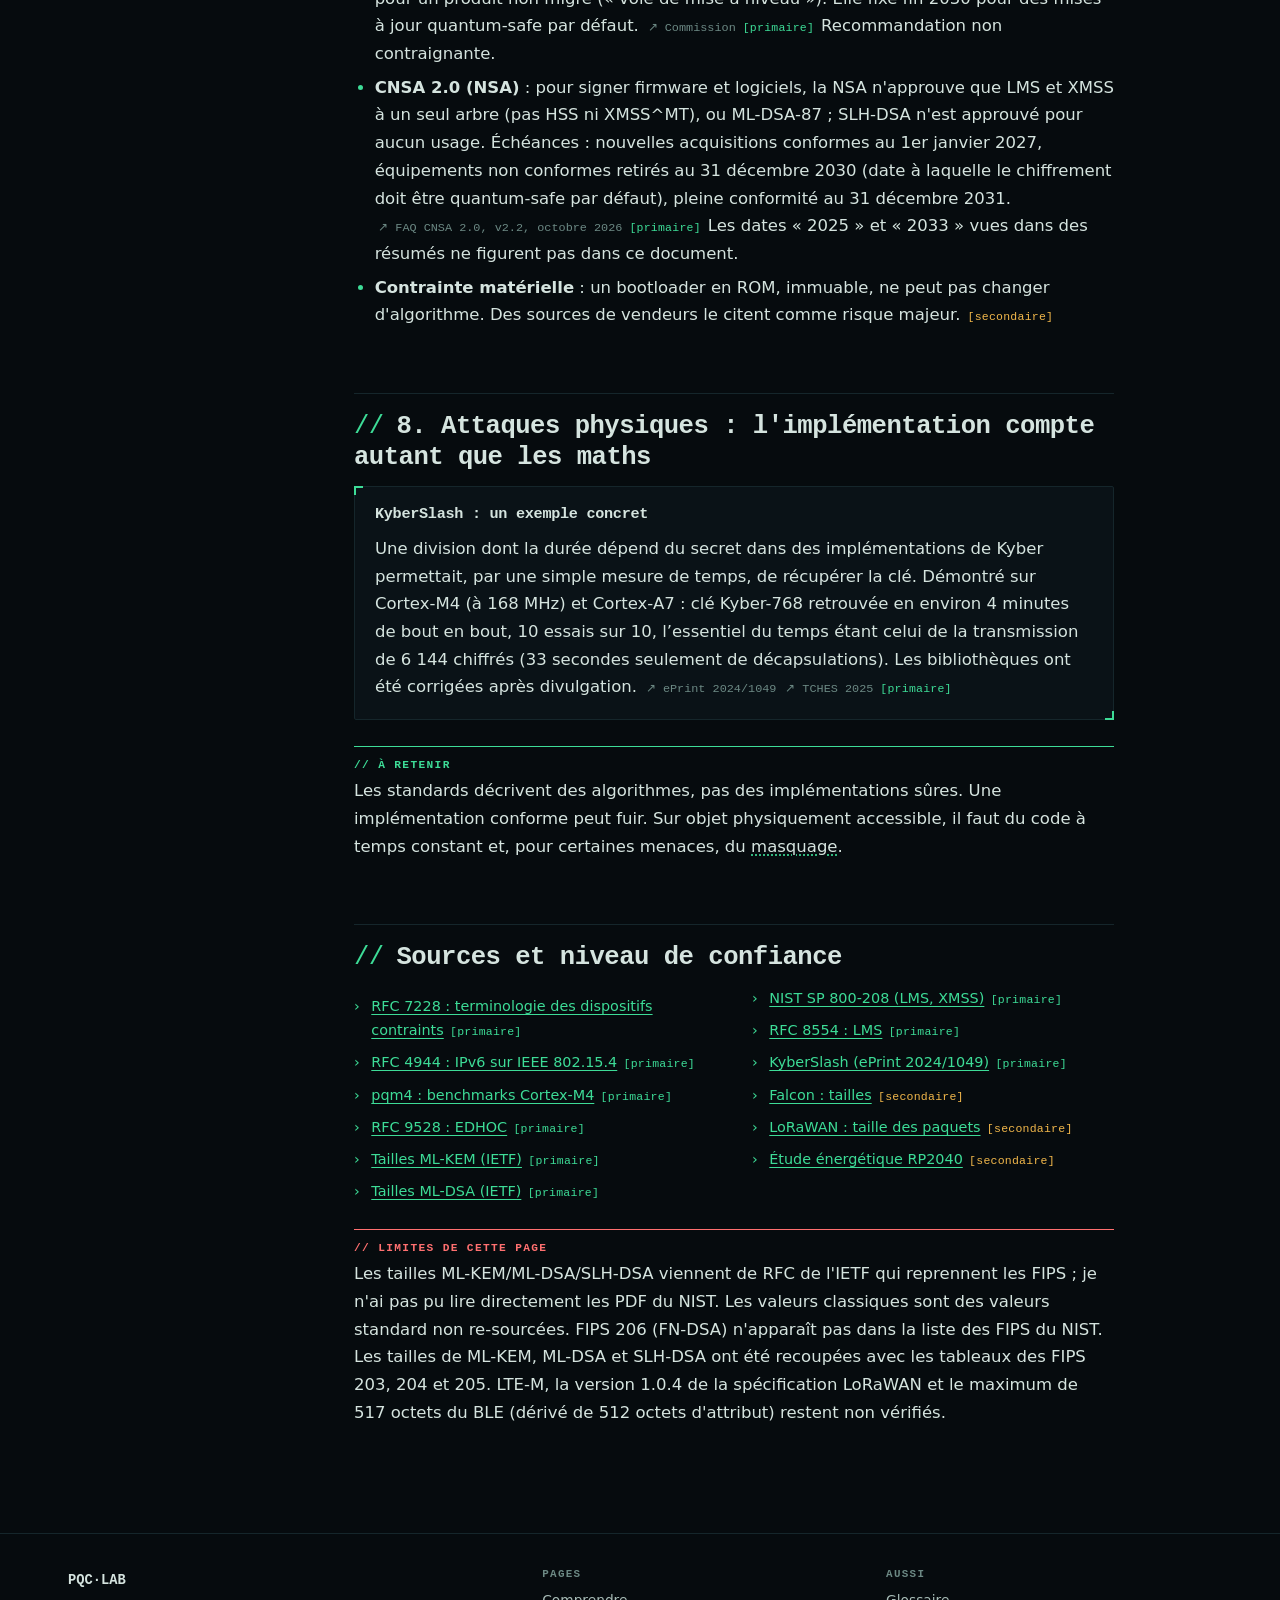
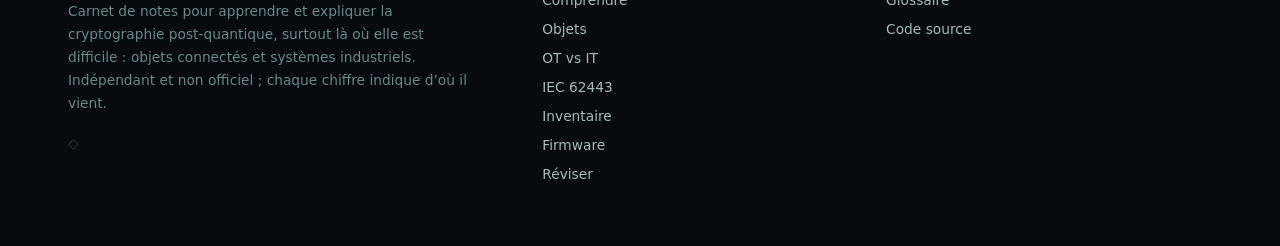
<file: iot.html>
<!doctype html>
<html lang="fr">
<head>
<meta charset="utf-8">
<meta name="viewport" content="width=device-width, initial-scale=1, viewport-fit=cover">
<title>PQC sur objets contraints – PQC Lab</title>
<meta name="description" content="Tailles de clés et de signatures post-quantiques, liens radio, benchmarks sur microcontrôleur, protocoles légers et signature de firmware : ce qui coince sur les objets connectés.">
<meta name="theme-color" content="#060b0e">
<link rel="icon" type="image/svg+xml" href="assets/favicon.svg">
<link rel="icon" type="image/png" sizes="32x32" href="assets/icon-32.png">
<link rel="manifest" href="manifest.webmanifest">
<link rel="apple-touch-icon" href="assets/icon-180.png">
<script>(function(){var d=document.documentElement,t='dark';try{t=localStorage.getItem('pqc-theme')||'dark';}catch(e){}if(t==='light'||t==='dark')d.setAttribute('data-theme',t);})();</script>
<link rel="stylesheet" href="assets/site.css">
</head>
<body data-page="iot">
<a class="skip" href="#main">Aller au contenu</a>
<div id="site-header"></div>
<div id="site-sheet"></div>

<main id="main">
<div class="wrap">
  <header class="pagehead">
    <div class="crumbs"><a href="index.html">Accueil</a> / Objets contraints</div>
    <div class="eyebrow">Objets connectés et PQC</div>
    <h1>Ce qui coince vraiment sur un objet contraint</h1>
    <p class="lead">Une clé ML-KEM-768 pèse 37 fois une clé X25519. Sur un lien radio qui transporte entre 12 et quelques centaines d'octets par trame, ce n'est pas un détail : c'est la contrainte de conception.</p>
    <div class="meta"><span>Lecture : 15 à 25 min selon le niveau</span><span>Mis à jour le 18 novembre 2026</span><span>Niveau réglable dans « Affichage »</span></div>
  </header>
</div>

<div class="wrap page has-toc">
<aside class="toc" id="toc" aria-label="Sommaire"></aside>
<article>
<div id="toc-m"></div>

<section>
<h2 id="essentiel">L'essentiel en six chiffres</h2>
<div class="grid g3">
  <div class="card"><div class="stat">1 184<small>octets</small></div><div class="stat-l">Clé publique ML-KEM-768, contre 32 pour X25519. <a class="src" href="https://datatracker.ietf.org/doc/html/draft-ietf-lamps-kyber-certificates">IETF</a></div></div>
  <div class="card"><div class="stat">3 309<small>octets</small></div><div class="stat-l">Signature ML-DSA-65, contre 64 pour Ed25519. <a class="src" href="https://datatracker.ietf.org/doc/html/draft-ietf-lamps-dilithium-certificates">IETF</a></div></div>
  <div class="card"><div class="stat">≈ 27<small>ms</small></div><div class="stat-l">Encapsulation ML-KEM-768 sur Cortex-M4 à 24 MHz (658 754 cycles). <a class="src" href="https://github.com/mupq/pqm4">pqm4</a></div></div>
  <div class="card"><div class="stat">2,8 – 6,3<small>KiB</small></div><div class="stat-l">Pile de ML-KEM-768 selon l'implémentation (pile minimale ou vitesse).</div></div>
  <div class="card"><div class="stat">6,5 – 67<small>KiB</small></div><div class="stat-l">Pile pour signer en ML-DSA-65, selon l'implémentation. Classe 1 : environ 10 KiB de RAM au total.</div></div>
  <div class="card"><div class="stat">101 – 242<small>octets</small></div><div class="stat-l">Un échange EDHOC complet aujourd'hui. Le seul chiffré ML-KEM-512 en fait 768. <a class="src" href="https://www.rfc-editor.org/rfc/rfc9528.html">RFC 9528</a></div></div>
</div>
<div class="note retenir"><div class="nt">À retenir</div>
<p>Le coût de la PQC sur un objet connecté se paie sur trois ressources à la fois : <strong>la bande passante</strong> (clés et signatures bien plus grosses), <strong>la mémoire</strong> (surtout la pile pour signer) et <strong>l'énergie</strong> (radio et calcul). La bande passante est souvent la plus sévère, parce que les trames radio sont minuscules.</p></div>
</section>

<section>
<h2 id="classes">1. Ce qu'on appelle « contraint »</h2>
<p>La RFC 7228 classe les dispositifs contraints en trois catégories d'ordre de grandeur, pas en frontières strictes <a class="src" href="https://www.rfc-editor.org/rfc/rfc7228.html">RFC 7228</a> <span class="badge b-prim">source primaire</span>.</p>
<div class="tw"><table>
<thead><tr><th>Classe</th><th class="n">RAM</th><th class="n">Flash</th><th>Ce que ça permet</th></tr></thead>
<tbody>
<tr><td>Classe 0</td><td class="n">≪ 10 KiB</td><td class="n">≪ 100 KiB</td><td>Capteurs très simples ; en général sans pile IP complète.</td></tr>
<tr><td>Classe 1</td><td class="n">≈ 10 KiB</td><td class="n">≈ 100 KiB</td><td>Peut parler CoAP et une sécurité légère ; hors de portée d'un TLS classique complet.</td></tr>
<tr><td>Classe 2</td><td class="n">≈ 50 KiB</td><td class="n">≈ 250 KiB</td><td>Pile protocolaire plus complète, mais les ressources restent comptées.</td></tr>
</tbody></table></div>
<p class="lv2">Un microcontrôleur Cortex-M4 courant, qui sert de référence aux benchmarks de la section 5, dispose typiquement de quelques dizaines à quelques centaines de KiB de RAM : il est donc plus riche qu'un capteur de classe 1. Beaucoup de produits de masse choisissent pourtant la classe 1 pour le coût et la consommation.</p>
<div class="note piege lv2"><div class="nt">Piège</div><p>Les benchmarks publiés tournent presque toujours sur un MCU de développement confortable. Sur un composant de classe 1 déployé à des millions d'exemplaires, la même implémentation peut ne pas tenir. Demandez toujours la <em>pile</em>, pas seulement les cycles.</p></div>
</section>

<section>
<h2 id="tailles">2. Combien d'octets ?</h2>
<p>Voici les tailles de référence, en octets. Les valeurs ML-KEM, ML-DSA et SLH-DSA viennent des tables des RFC de l'IETF qui reprennent les FIPS 203, 204 et 205. <span class="badge b-prim">source primaire via IETF</span></p>
<div class="tw"><table id="sizes-table" style="min-width:560px">
<thead><tr><th>Algorithme</th><th>Type</th><th class="n">Clé publique</th><th class="n">Clé secrète</th><th class="n">Chiffré / signature</th></tr></thead>
<tbody></tbody>
<caption>« Clé secrète » = forme étendue quand la graine seule n'est pas utilisée. « — » : non vérifié dans cette session. Falcon : tailles moyennes de la forme compressée ; la forme à taille fixe est plus grande. Classiques : valeurs standard connues, non re-sourcées.</caption>
</table></div>
<div class="note retenir"><div class="nt">À retenir</div><p>L'ordre de grandeur : <strong>×30 à ×40</strong> pour l'échange de clés (ML-KEM-768 contre X25519), <strong>×50</strong> pour une signature ML-DSA-65 contre Ed25519. Les signatures compactes existent (FN-DSA, environ 666 octets) mais FIPS 206 n’est pas publié à ma connaissance (voir la page « Comprendre »), et les signatures à base de hash vont de 7,8 à près de 50 Kio.</p></div>
<div class="lv2">
<h3>Pourquoi tant d'octets ?</h3>
<p>Les schémas à base de réseaux euclidiens reposent sur des objets algébriques de grande dimension (des vecteurs de polynômes). Une clé publique est une matrice bruitée ou sa graine plus un vecteur ; un chiffré en est une transformation. Les courbes elliptiques cachent beaucoup plus d'information dans un point de 32 octets, d'où l'écart.</p>
</div>
<div class="lv3">
<h3>Détails d'expert</h3>
<ul>
<li>Falcon est un cas à part : signatures courtes, mais échantillonnage gaussien en arithmétique flottante, difficile à protéger contre les canaux auxiliaires. Les mesures pqm4 donnent 67,7 millions de cycles pour la génération de clés Falcon-512 sur Cortex-M4 et près de 104 KiB de code.</li>
<li>SLH-DSA offre un compromis : les variantes « s » (small) signent peu d'octets mais lentement ; les variantes « f » (fast) sont plus rapides mais plus lourdes en octets.</li>
<li>Les tailles de certificats X.509 ajoutent un surcoût de quelques centaines d'octets par certificat en plus de la clé et de la signature. L'outil ci-dessous ne compte que les octets cryptographiques bruts.</li>
</ul>
</div>
</section>

<section>
<h2 id="liens">3. Les liens radio : l'autre moitié du problème</h2>
<div class="tw"><table style="min-width:620px">
<thead><tr><th>Lien</th><th class="n">Charge utile typique</th><th>Source et réserve</th></tr></thead>
<tbody>
<tr><td>IEEE 802.15.4</td><td class="n">81 o max après MAC, AES-CCM-128</td><td>Trame PHY de 127 o, 25 o de surcharge MAC, 21 o de chiffrement MAC. <a class="src" href="https://datatracker.ietf.org/doc/html/rfc4944">RFC 4944</a> <span class="badge b-prim">primaire</span>. Avec 6LoWPAN et UDP : environ 60 à 70 o, <strong>estimation</strong>.</td></tr>
<tr><td>BLE par défaut</td><td class="n">20 o</td><td>MTU ATT par défaut de 23 octets, soit 20 octets utiles (valeur définie dans la partie GATT de la spécification Bluetooth Core). <a class="src" href="https://www.bluetooth.com/specifications/specs/core-specification-5-4/">Bluetooth Core 5.4</a> <span class="badge b-prim">primaire</span></td></tr>
<tr><td>BLE, longueur de données étendue</td><td class="n">≈ 244 o</td><td>MTU 247 recommandé ; décompte des en-têtes variable selon les sources. <span class="badge b-sec">secondaire</span></td></tr>
<tr><td>LoRaWAN EU868</td><td class="n">51 / 115 / 222 o</td><td>DR0 à DR2 : 51 ; DR3 : 115 ; DR4 à DR7 : 222 (242 si aucun répéteur n’est utilisé) ; DR8 à DR11 : 50, 115, 50, 115. Lu dans le document officiel RP002-1.0.3, tableaux 12 et 13 ; ces valeurs sont des maxima sans option de commande (FOpts), la charge utile baisse sinon. La version 1.0.4 n’a pas pu être téléchargée. <a class="src" href="https://lora-alliance.org/wp-content/uploads/2021/05/RP002-1.0.3-FINAL-1.pdf">LoRa Alliance</a> <span class="badge b-prim">primaire</span></td></tr>
<tr><td>Sigfox</td><td class="n">12 o</td><td>Montant : 12 o, 140 messages par jour ; descendant : 8 o. <a class="src" href="https://www.rfc-editor.org/rfc/rfc9442.html">RFC 9442</a> <span class="badge b-sec">secondaire</span></td></tr>
<tr><td>NB-IoT / LTE-M</td><td class="n">—</td><td>NB-IoT : MTU recommandée de <strong>1 358 octets</strong>, d'après la RFC 9391 qui cite le 3GPP (je n'ai pas lu le texte 3GPP lui-même). <a class="src" href="https://www.rfc-editor.org/rfc/rfc9391.txt">RFC 9391</a> <span class="badge b-prim">primaire (indirect)</span> LTE-M : <span class="badge b-ver">pas de source primaire trouvée</span></td></tr>
</tbody></table></div>
<div class="note piege"><div class="nt">Piège</div><p>Les « 70 octets » de 802.15.4 avec 6LoWPAN et UDP sont <strong>mon estimation</strong> à partir de la RFC 4944. La valeur exacte dépend de la compression d'en-têtes et du chiffrement choisis. L'outil ci-dessous vous laisse comparer plusieurs liens.</p></div>
</section>

<section>
<h2 id="outil-tailles">4. Outil : combien de trames pour un handshake ?</h2>
<div class="tool" id="tool-sizes">
<div class="tool-h"><h3>Explorateur de tailles et de fragmentation</h3><span class="tag">Interactif</span></div>
<p class="sub" style="color:var(--fg-3);margin:0">Choisissez un KEM, une signature, une chaîne de certificats et un lien radio. L'outil additionne les <strong>octets cryptographiques bruts</strong> d'un handshake authentifié (clé publique et chiffré du KEM, signatures, clés publiques des certificats), sans les en-têtes de protocole.</p>
<div class="ctl">
  <div><label for="sz-kem">Échange de clés (KEM)</label><select id="sz-kem"></select></div>
  <div><label for="sz-sig">Signature</label><select id="sz-sig"></select></div>
  <div><label for="sz-chain">Chaîne envoyée : <span id="sz-chain-v"></span></label><input id="sz-chain" type="range" min="0" max="3" step="1" value="1"></div>
  <div><label for="sz-link">Lien radio</label><select id="sz-link"></select></div>
</div>
<div class="out">
  <div class="cell"><b id="sz-total">—</b><span>octets crypto, cette configuration</span></div>
  <div class="cell"><b id="sz-base">—</b><span>octets crypto, même chaîne en classique</span></div>
  <div class="cell"><b id="sz-mult">—</b><span>facteur</span></div>
  <div class="cell"><b id="sz-frames">—</b><span id="sz-frames-c">trames</span></div>
</div>
<div class="bars" id="sz-bars"></div>
<div class="legend"><span><i style="background:var(--accent-2)"></i>post-quantique</span><span><i style="background:var(--accent)"></i>classique équivalent</span></div>
<div class="verdict mid" id="sz-verdict"></div>
<p class="sub" style="color:var(--fg-3);font-size:.82rem;margin:12px 0 0">Modèle : un handshake de type TLS 1.3 avec authentification du serveur envoie une clé publique KEM, reçoit un chiffré, puis n certificats (chacun avec une clé publique et la signature de son émetteur) et une signature de preuve de possession. La racine n'est pas envoyée. Les retransmissions, la fragmentation propre au protocole et les en-têtes ne sont pas comptés : le résultat est un <em>minimum</em>.</p>
</div>
<div class="lv2 note piege"><div class="nt">Vérifiez avant de citer</div><p>Calcul : 1 184 + 1 088 (KEM) + 2 × 3 309 (deux signatures) + 1 952 (une clé publique) = 10 842 octets pour un certificat feuille ; avec <em>zéro</em> certificat (clé connue du pair), 1 184 + 1 088 + 3 309 = 5 581 octets. Utilisez l'outil pour retrouver chaque cas.</p></div>
</section>

<section>
<h2 id="calcul">5. Temps, pile et code sur Cortex-M4</h2>
<p>Le projet <strong>pqm4</strong> mesure des implémentations de la PQC sur un ARM Cortex-M4 (STM32F4). Les chiffres ci-dessous viennent de sa page de benchmarks : moyennes de cycles, pile maximale et taille du code, à 24 MHz. <a class="src" href="https://github.com/mupq/pqm4">pqm4</a> <span class="badge b-prim">source primaire</span> Le dépôt annonce son archivage en lecture seule à partir de janvier 2027.</p>
<div class="tool" id="tool-bench">
<div class="tool-h"><h3>Durées selon la fréquence et la RAM disponible</h3><span class="tag">Interactif</span></div>
<div class="ctl">
  <div><label for="bn-mhz">Fréquence du microcontrôleur : <span id="bn-mhz-v"></span></label><input id="bn-mhz" type="range" min="8" max="200" step="1" value="24"></div>
  <div><label for="bn-ram">Budget de pile</label><select id="bn-ram"><option value="10240">Classe 1 : ≈ 10 KiB de RAM au total</option><option value="51200">Classe 2 : ≈ 50 KiB de RAM au total</option><option value="inf">Illimité</option></select></div>
</div>
<div class="tw" style="margin:0"><table style="min-width:760px">
<thead><tr><th>Schéma et implémentation</th><th class="n">Génération de clés</th><th class="n">Encaps. / signature</th><th class="n">Décaps. / vérification</th><th class="n">Pile max</th><th class="n">Code</th><th>Tient ?</th></tr></thead>
<tbody id="bn-body"></tbody>
<caption>Durées calculées : cycles ÷ fréquence. « Tient ? » compare la <em>pile seule</em> au budget choisi, sans compter le reste du firmware. Les signatures ML-DSA et SLH-DSA varient d'une exécution à l'autre (échantillonnage par rejet).</caption>
</table></div>
</div>
<div class="lv2">
<h3>Ce que les chiffres montrent</h3>
<ul>
<li><strong>ML-KEM est léger.</strong> En version rapide, les trois opérations de ML-KEM-768 tournent à moins de 710 000 cycles, soit moins de 30 ms à 24 MHz. En version à pile minimale, la pile descend à environ 2,8 KiB pour environ 1 % de cycles en plus.</li>
<li><strong>ML-DSA est gourmand en RAM.</strong> ML-DSA-65 en version rapide signe avec environ 67 KiB de pile ; la variante à pile minimale la ramène à environ 6,5 KiB au prix d'une signature environ quatre fois plus lente (24,4 millions de cycles contre 6,2 millions).</li>
<li><strong>Falcon vérifie très vite et génère très lentement.</strong> Vérification : environ 400 000 cycles ; génération de clés : environ 68 millions de cycles. La signature et la génération sont variables.</li>
<li><strong>SLH-DSA vérifie raisonnablement mais signe lentement.</strong> Pour SLH-DSA-128s : signature en milliards de cycles, vérification en 7,5 millions. À réserver à la signature hors ligne.</li>
</ul>
</div>
<div class="lv3 note piege"><div class="nt">Réserves sur ces mesures</div><p>La page ne précise pas la date de mesure ni explicitement que la colonne est la pile ; c'est la lecture usuelle. Les nombres d'exécutions diffèrent : 10 pour ML-KEM, SLH-DSA et Falcon, 1 000 pour ML-DSA. Falcon y apparaît sous le nom provisoire <code>fndsa_provisional</code>. Les performances dépendent aussi de l'assembleur utilisé : l'implémentation optimisée de ML-KEM est environ 1,5 fois plus rapide que le C de référence.</p></div>

<h3 id="energie">Énergie</h3>
<p class="lv2">Une étude sur RP2040 (Cortex-M0+, 125 MHz) annonce ML-KEM-512 complet (génération, encapsulation, décapsulation) en 35,7 ms, soit environ 2,8 mJ, et environ 17 fois plus rapide qu'ECDH P-256. <a class="src" href="https://arxiv.org/html/2603.19340">arXiv 2603.19340</a> <span class="badge b-sec">secondaire</span></p>
<div class="note verif lv2"><div class="nt">À vérifier</div><p>L'énergie y est <strong>modélisée</strong> (puissance constante tirée de la fiche technique), pas mesurée. Je n'ai trouvé aucune mesure d'énergie ML-KEM contre X25519 sur Cortex-M4. N'utilisez ce chiffre que comme ordre de grandeur.</p></div>
</section>

<section>
<h2 id="protocoles">6. Protocoles légers</h2>
<p>Un protocole d'authentification pour objets contraints ne doit pas multiplier les octets. Le plus avancé aujourd'hui est <abbr class="g" data-g="edhoc">EDHOC</abbr>, normalisé dans la RFC 9528.</p>
<div class="tw"><table style="min-width:560px">
<thead><tr><th>Type d'authentification</th><th class="n">Message 1</th><th class="n">Message 2</th><th class="n">Message 3</th><th class="n">Total</th></tr></thead>
<tbody>
<tr><td>Clés DH statiques, identifiant kid</td><td class="n">37</td><td class="n">45</td><td class="n">19</td><td class="n"><strong>101</strong></td></tr>
<tr><td>Clés DH statiques, x5t</td><td class="n">37</td><td class="n">58</td><td class="n">33</td><td class="n"><strong>128</strong></td></tr>
<tr><td>Clés de signature, kid</td><td class="n">37</td><td class="n">102</td><td class="n">77</td><td class="n"><strong>216</strong></td></tr>
<tr><td>Clés de signature, x5t</td><td class="n">37</td><td class="n">115</td><td class="n">90</td><td class="n"><strong>242</strong></td></tr>
</tbody><caption>Octets, tableau 1 de la RFC 9528. <a class="src" href="https://www.rfc-editor.org/rfc/rfc9528.html">RFC 9528</a> source primaire</caption></table></div>
<div class="note retenir"><div class="nt">À retenir</div><p>Un seul chiffré ML-KEM-512 (768 octets) fait déjà <strong>plus de 3 fois</strong> la taille d'un échange EDHOC complet avec signatures (242 octets au maximum) et <strong>plus de 7 fois</strong> celle de la version à clés Diffie-Hellman statiques (101 octets). Une version post-quantique d'EDHOC ne peut donc pas être un simple remplacement : elle impose une refonte.</p></div>
<div class="lv2">
<h3>Où en est la normalisation</h3>
<ul>
<li><strong>EDHOC post-quantique</strong> : le groupe IETF LAKE a des brouillons d'authentification par KEM (<code>draft-ietf-lake-authkem-edhoc</code>) et de suites post-quantiques (<code>draft-ietf-lake-pqsuites</code>, qui cible ML-KEM-512 et ML-DSA-44). Ce sont des <strong>brouillons</strong>, sans tailles de messages publiées dans ce que j'ai lu. <span class="badge b-sec">secondaire</span></li>
<li><strong>COSE</strong> : ML-DSA pour JOSE et COSE est publié selon la page du datatracker de l’IETF (RFC 9964, mai 2026, <span class="badge b-ver">à confirmer auprès du RFC Editor</span>). ML-KEM pour COSE : non trouvé. Détail à la page <a href="firmware.html#ietf">firmware</a>.</li>
<li><strong>Certificats X.509</strong> : RFC 9881 (ML-DSA, octobre 2025), RFC 9935 (ML-KEM, mars 2026) et RFC 9909 (SLH-DSA, décembre 2025), lus sur rfc-editor.org. <span class="badge b-prim">primaire</span></li>
<li><strong>TLS hybride</strong> : X25519 + ML-KEM-768 utilise le point de code 4588 (0x11EC) ; les parts d'échange font 1 216 octets côté client et 1 120 octets côté serveur (1 184 + 32 et 1 088 + 32). C'est la <strong>RFC 10024</strong> (août 2026), « Post-Quantum Traditional (PQ/T) Hybrid Key Agreement Mechanisms for TLS 1.3 », qui définit aussi SecP256r1MLKEM768 et SecP384r1MLKEM1024. <a class="src" href="https://www.rfc-editor.org/rfc/rfc10024.txt">RFC 10024</a> <span class="badge b-prim">primaire</span></li>
</ul>
</div>
</section>

<section>
<h2 id="firmware">7. Signature de firmware et démarrage sécurisé</h2>
<p>C'est le cas d'usage où la PQC devient la plus urgente sur les objets : un firmware signé aujourd'hui peut rester vérifié pendant vingt ans, et un équipement déployé ne peut pas toujours changer son algorithme de vérification.</p>
<div class="grid g2">
  <div class="card"><h4>Signatures à base de hash (LMS, XMSS)</h4><p>Standardisées par le NIST dans la SP 800-208 depuis octobre 2020. <a class="src" href="https://csrc.nist.gov/pubs/sp/800/208/final">NIST</a> <span class="badge b-prim">primaire</span> Exemple LMS_SHA256_M32_H10 avec LMOTS W8 : clé publique de 56 octets, signature de 1 452 octets. <a class="src" href="https://datatracker.ietf.org/doc/html/rfc8554">RFC 8554</a></p></div>
  <div class="card"><h4>Le défaut : l'état</h4><p>Une clé à usage unique ne doit jamais signer deux fois, sous peine de perdre la sécurité. La signature doit donc être faite dans un environnement contrôlé, typiquement un HSM, pas sur l'objet.</p></div>
</div>
<div class="note piege"><div class="nt">Raisonnement, pas une source</div><p>On privilégie souvent le hachage pour le firmware parce que la sécurité ne repose que sur des hypothèses sur les fonctions de hachage, que la vérification est légère en code et en RAM, et que la signature se fait hors ligne. C'est ma lecture des propriétés ; je n'ai pas trouvé de source qui les énonce ainsi.</p></div>
<div class="lv2">
<h3>Ce que disent les textes officiels</h3>
<ul>
<li><strong>Feuille de route européenne (23 juin 2025)</strong> : recommande de sécuriser tôt les mises à jour de logiciels et de firmware avec des signatures post-quantiques, y compris pour un produit non migré (« voie de mise à niveau »). Elle fixe fin 2030 pour des mises à jour quantum-safe par défaut. <a class="src" href="https://digital-strategy.ec.europa.eu/en/library/coordinated-implementation-roadmap-transition-post-quantum-cryptography">Commission</a> <span class="badge b-prim">primaire</span> Recommandation non contraignante.</li>
<li><strong>CNSA 2.0 (NSA)</strong> : pour signer firmware et logiciels, la NSA n'approuve que LMS et XMSS à un seul arbre (pas HSS ni XMSS^MT), ou ML-DSA-87 ; SLH-DSA n'est approuvé pour aucun usage. Échéances : nouvelles acquisitions conformes au 1er janvier 2027, équipements non conformes retirés au 31 décembre 2030 (date à laquelle le chiffrement doit être quantum-safe par défaut), pleine conformité au 31 décembre 2031. <a class="src" href="https://media.defense.gov/2022/Sep/07/2003071836/-1/-1/0/CSI_CNSA_2.0_FAQ_.PDF">FAQ CNSA 2.0, v2.2, octobre 2026</a> <span class="badge b-prim">primaire</span> Les dates « 2025 » et « 2033 » vues dans des résumés ne figurent pas dans ce document.</li>
<li><strong>Contrainte matérielle</strong> : un bootloader en ROM, immuable, ne peut pas changer d'algorithme. Des sources de vendeurs le citent comme risque majeur. <span class="badge b-sec">secondaire</span></li>
</ul>
</div>
</section>

<section>
<h2 id="attaques">8. Attaques physiques : l'implémentation compte autant que les maths</h2>
<div class="card"><h4>KyberSlash : un exemple concret</h4>
<p>Une division dont la durée dépend du secret dans des implémentations de Kyber permettait, par une simple mesure de temps, de récupérer la clé. Démontré sur Cortex-M4 (à 168 MHz) et Cortex-A7 : clé Kyber-768 retrouvée en environ 4 minutes de bout en bout, 10 essais sur 10, l’essentiel du temps étant celui de la transmission de 6 144 chiffrés (33 secondes seulement de décapsulations). Les bibliothèques ont été corrigées après divulgation. <a class="src" href="https://eprint.iacr.org/2024/1049">ePrint 2024/1049</a> <a class="src" href="https://tches.iacr.org/index.php/TCHES/article/view/12046">TCHES 2025</a> <span class="badge b-prim">primaire</span></p></div>
<div class="lv2 note retenir"><div class="nt">À retenir</div><p>Les standards décrivent des algorithmes, pas des implémentations sûres. Une implémentation conforme peut fuir. Sur objet physiquement accessible, il faut du code à temps constant et, pour certaines menaces, du <abbr class="g" data-g="masquage">masquage</abbr>.</p></div>
<div class="lv3">
<h3>Masquage : ce qu'on sait et ce qu'on ignore</h3>
<ul>
<li>L’article « First-Order Masked Fine-Shuffling Implementation Against Side-Channel Attacks with Application to ML-KEM » (ePrint 2026/934, AFRICACRYPT 2026) annonce 25 % de surcoût sur la décapsulation ML-KEM-768 complète sur Cortex-M4, contre 51 % pour une variante « bit à bit » que les auteurs jugent attaquable. C’est le coût d’une contre-mesure d’ordre 1, pas celui d’un masquage complet. <a class="src" href="https://eprint.iacr.org/2026/934">ePrint 2026/934</a> <span class="badge b-prim">primaire (résumé)</span></li>
<li>Un exposé de CRYPTO 2025 indique qu'un port masqué de ML-DSA sur Cortex-M3/M4 a été attaqué. <span class="badge b-sec">secondaire</span></li>
<li>Je n'ai pas trouvé de chiffre de surcoût pour le masquage de ML-DSA, ni de détails sur les attaques par consommation ou électromagnétiques sur la NTT, ni sur les attaques par fautes : ne citez rien là-dessus sans lire les articles.</li>
</ul>
</div>
</section>



<section>
<h2 id="sources">Sources et niveau de confiance</h2>
<ul class="src-list two">
<li><a href="https://www.rfc-editor.org/rfc/rfc7228.html">RFC 7228 : terminologie des dispositifs contraints</a> <span class="badge b-prim">primaire</span></li>
<li><a href="https://datatracker.ietf.org/doc/html/rfc4944">RFC 4944 : IPv6 sur IEEE 802.15.4</a> <span class="badge b-prim">primaire</span></li>
<li><a href="https://github.com/mupq/pqm4">pqm4 : benchmarks Cortex-M4</a> <span class="badge b-prim">primaire</span></li>
<li><a href="https://www.rfc-editor.org/rfc/rfc9528.html">RFC 9528 : EDHOC</a> <span class="badge b-prim">primaire</span></li>
<li><a href="https://datatracker.ietf.org/doc/html/draft-ietf-lamps-kyber-certificates">Tailles ML-KEM (IETF)</a> <span class="badge b-prim">primaire</span></li>
<li><a href="https://datatracker.ietf.org/doc/html/draft-ietf-lamps-dilithium-certificates">Tailles ML-DSA (IETF)</a> <span class="badge b-prim">primaire</span></li>
<li><a href="https://csrc.nist.gov/pubs/sp/800/208/final">NIST SP 800-208 (LMS, XMSS)</a> <span class="badge b-prim">primaire</span></li>
<li><a href="https://datatracker.ietf.org/doc/html/rfc8554">RFC 8554 : LMS</a> <span class="badge b-prim">primaire</span></li>
<li><a href="https://eprint.iacr.org/2024/1049">KyberSlash (ePrint 2024/1049)</a> <span class="badge b-prim">primaire</span></li>
<li><a href="https://falcon-sign.info/">Falcon : tailles</a> <span class="badge b-sec">secondaire</span></li>
<li><a href="https://lora-developers.semtech.com/library/tech-papers-and-guides/the-book/packet-size-considerations">LoRaWAN : taille des paquets</a> <span class="badge b-sec">secondaire</span></li>
<li><a href="https://arxiv.org/html/2603.19340">Étude énergétique RP2040</a> <span class="badge b-sec">secondaire</span></li>
</ul>
<div class="note verif"><div class="nt">Limites de cette page</div><p>Les tailles ML-KEM/ML-DSA/SLH-DSA viennent de RFC de l'IETF qui reprennent les FIPS ; je n'ai pas pu lire directement les PDF du NIST. Les valeurs classiques sont des valeurs standard non re-sourcées. FIPS 206 (FN-DSA) n'apparaît pas dans la liste des FIPS du NIST. Les tailles de ML-KEM, ML-DSA et SLH-DSA ont été recoupées avec les tableaux des FIPS 203, 204 et 205. LTE-M, la version 1.0.4 de la spécification LoRaWAN et le maximum de 517 octets du BLE (dérivé de 512 octets d'attribut) restent non vérifiés.</p></div>
</section>

</article>
</div>
</main>

<div id="site-footer"></div>
<nav id="site-tabbar"></nav>
<script src="assets/glossary.js"></script>
<script src="assets/site.js"></script>
<script src="assets/tools.js"></script>
</body>
</html>
</file>
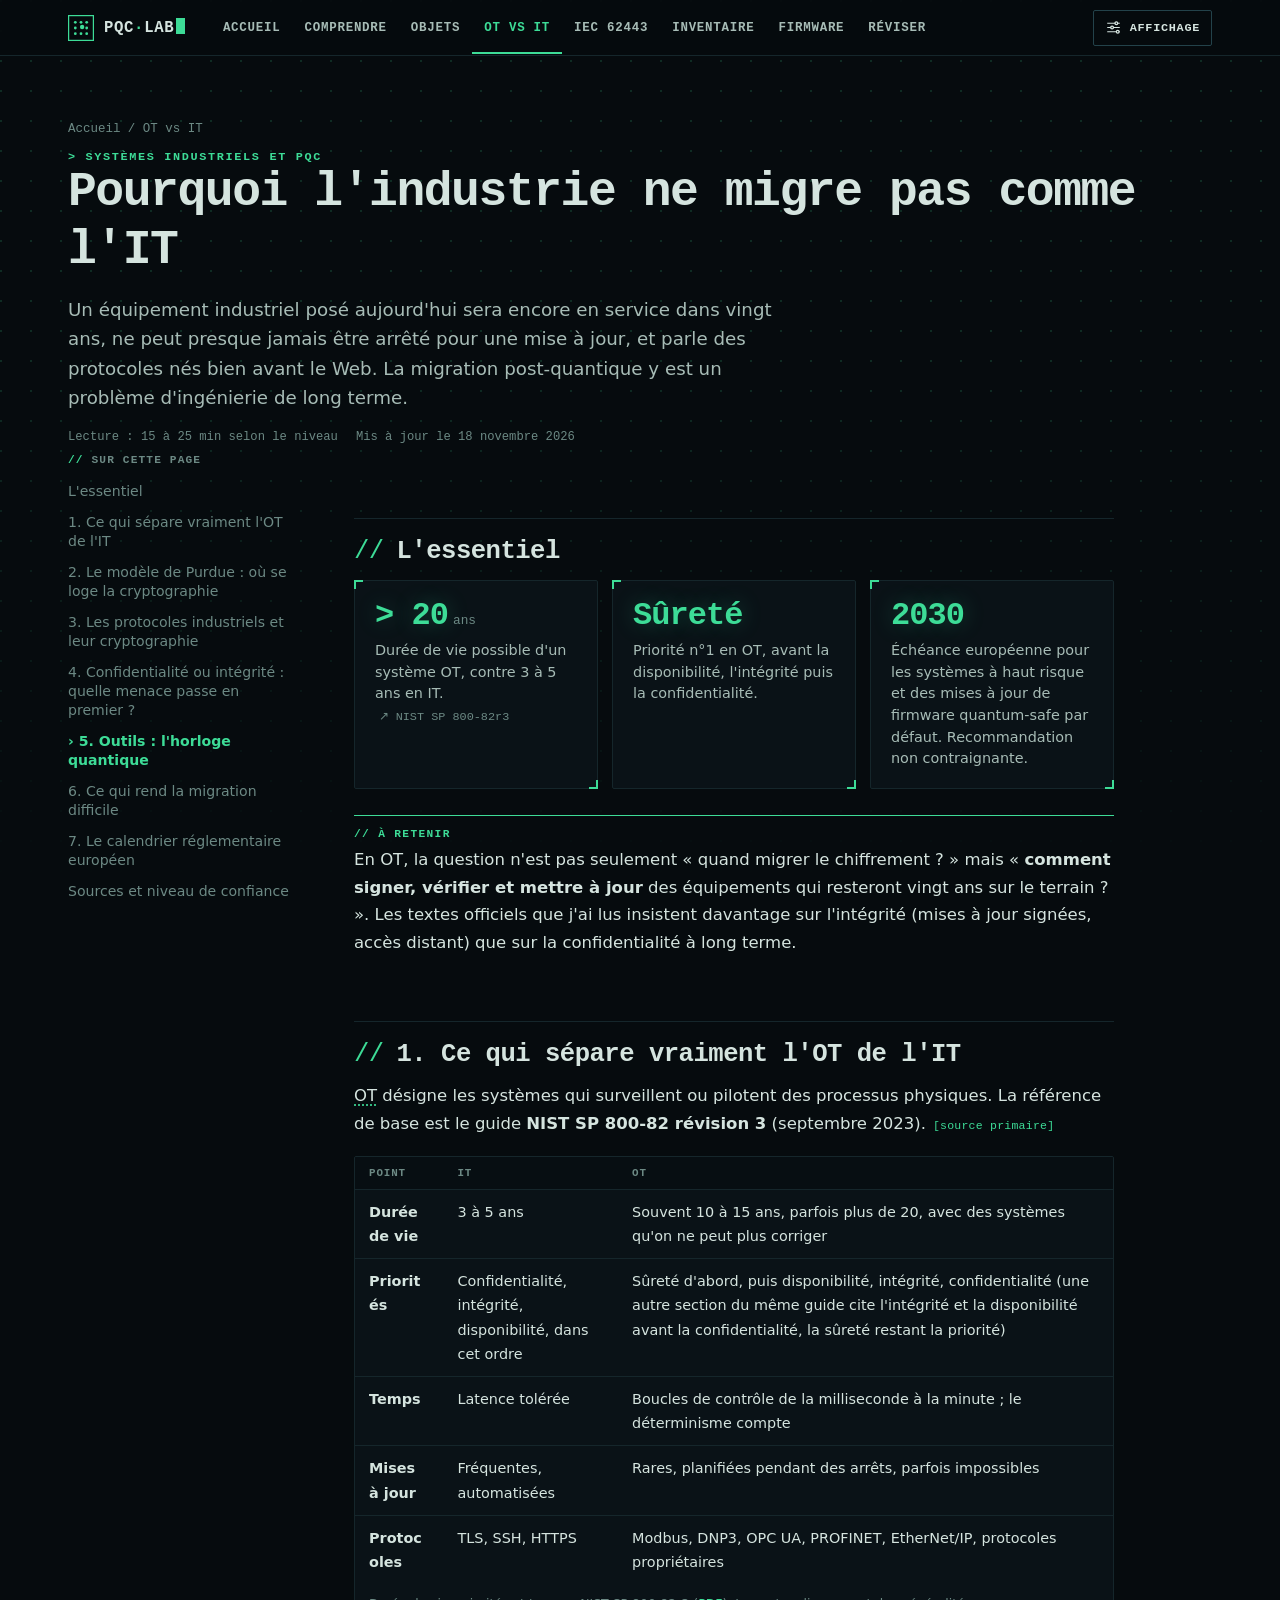
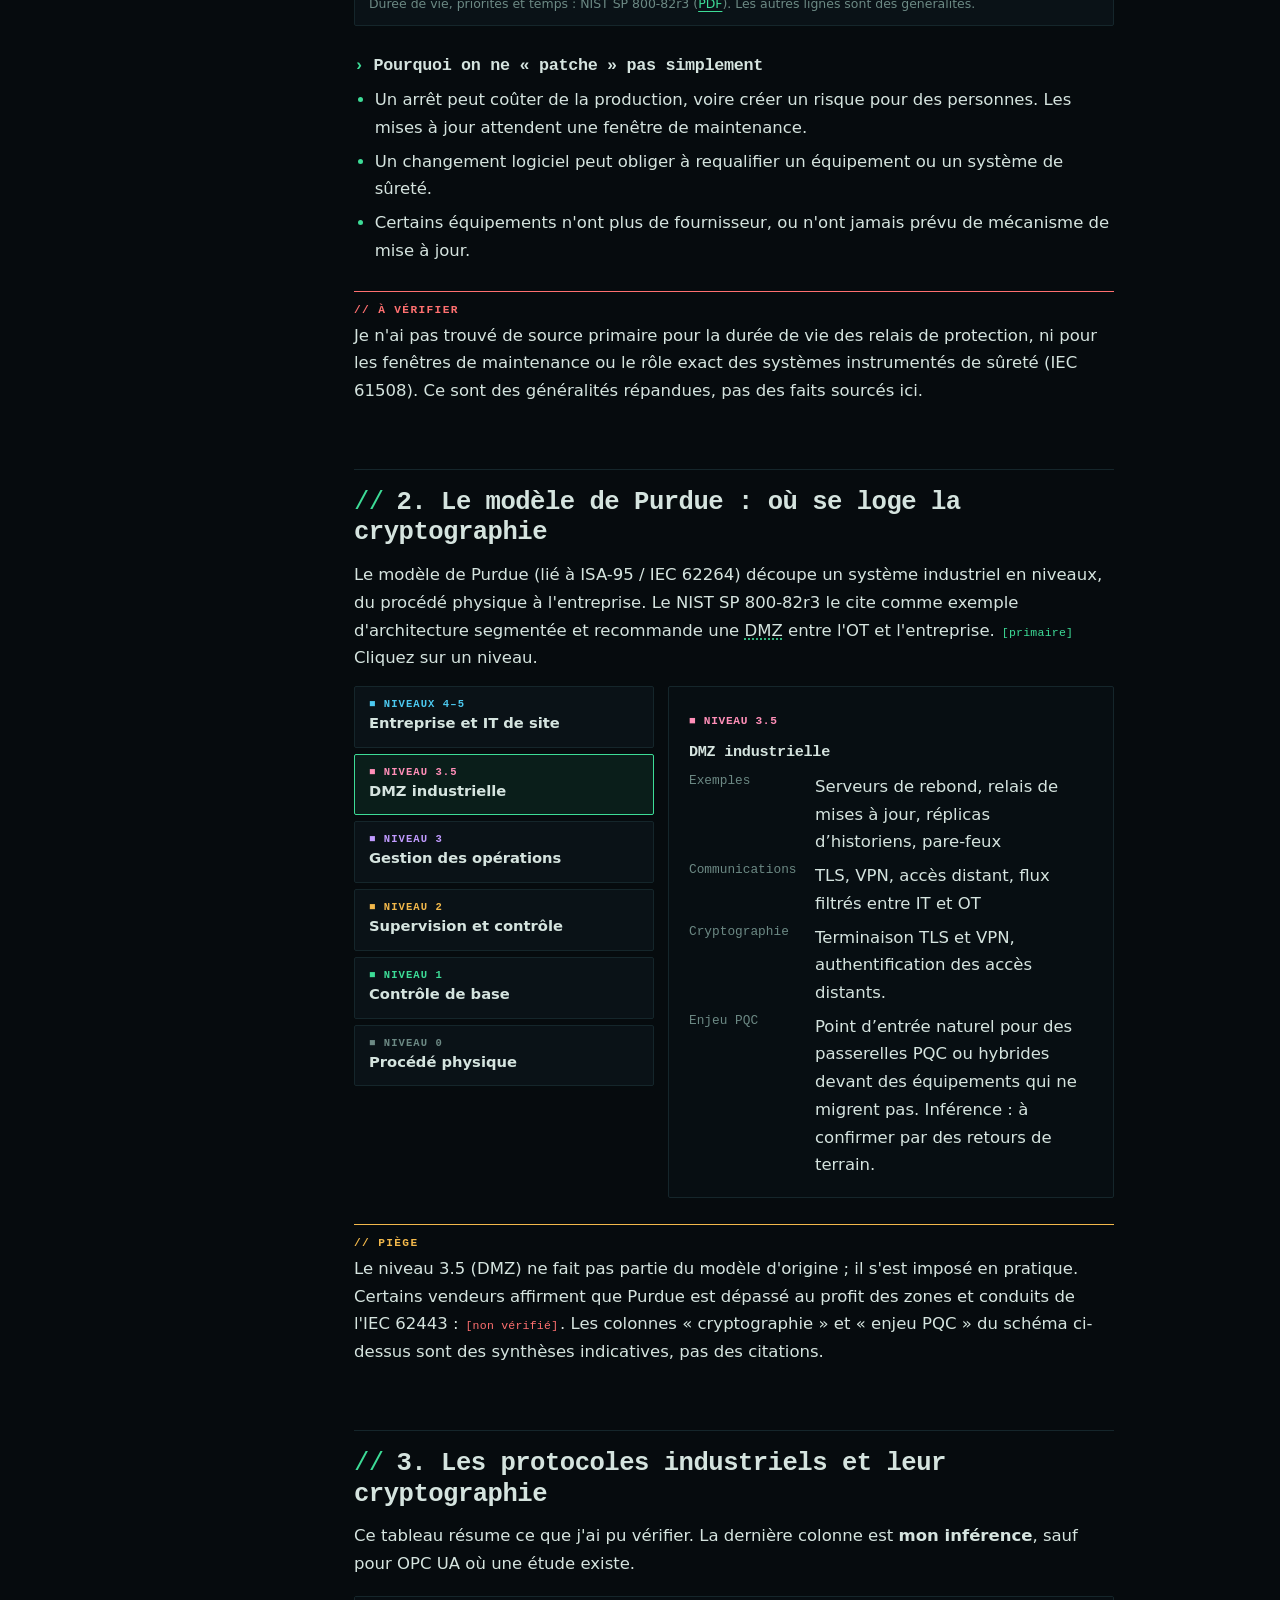
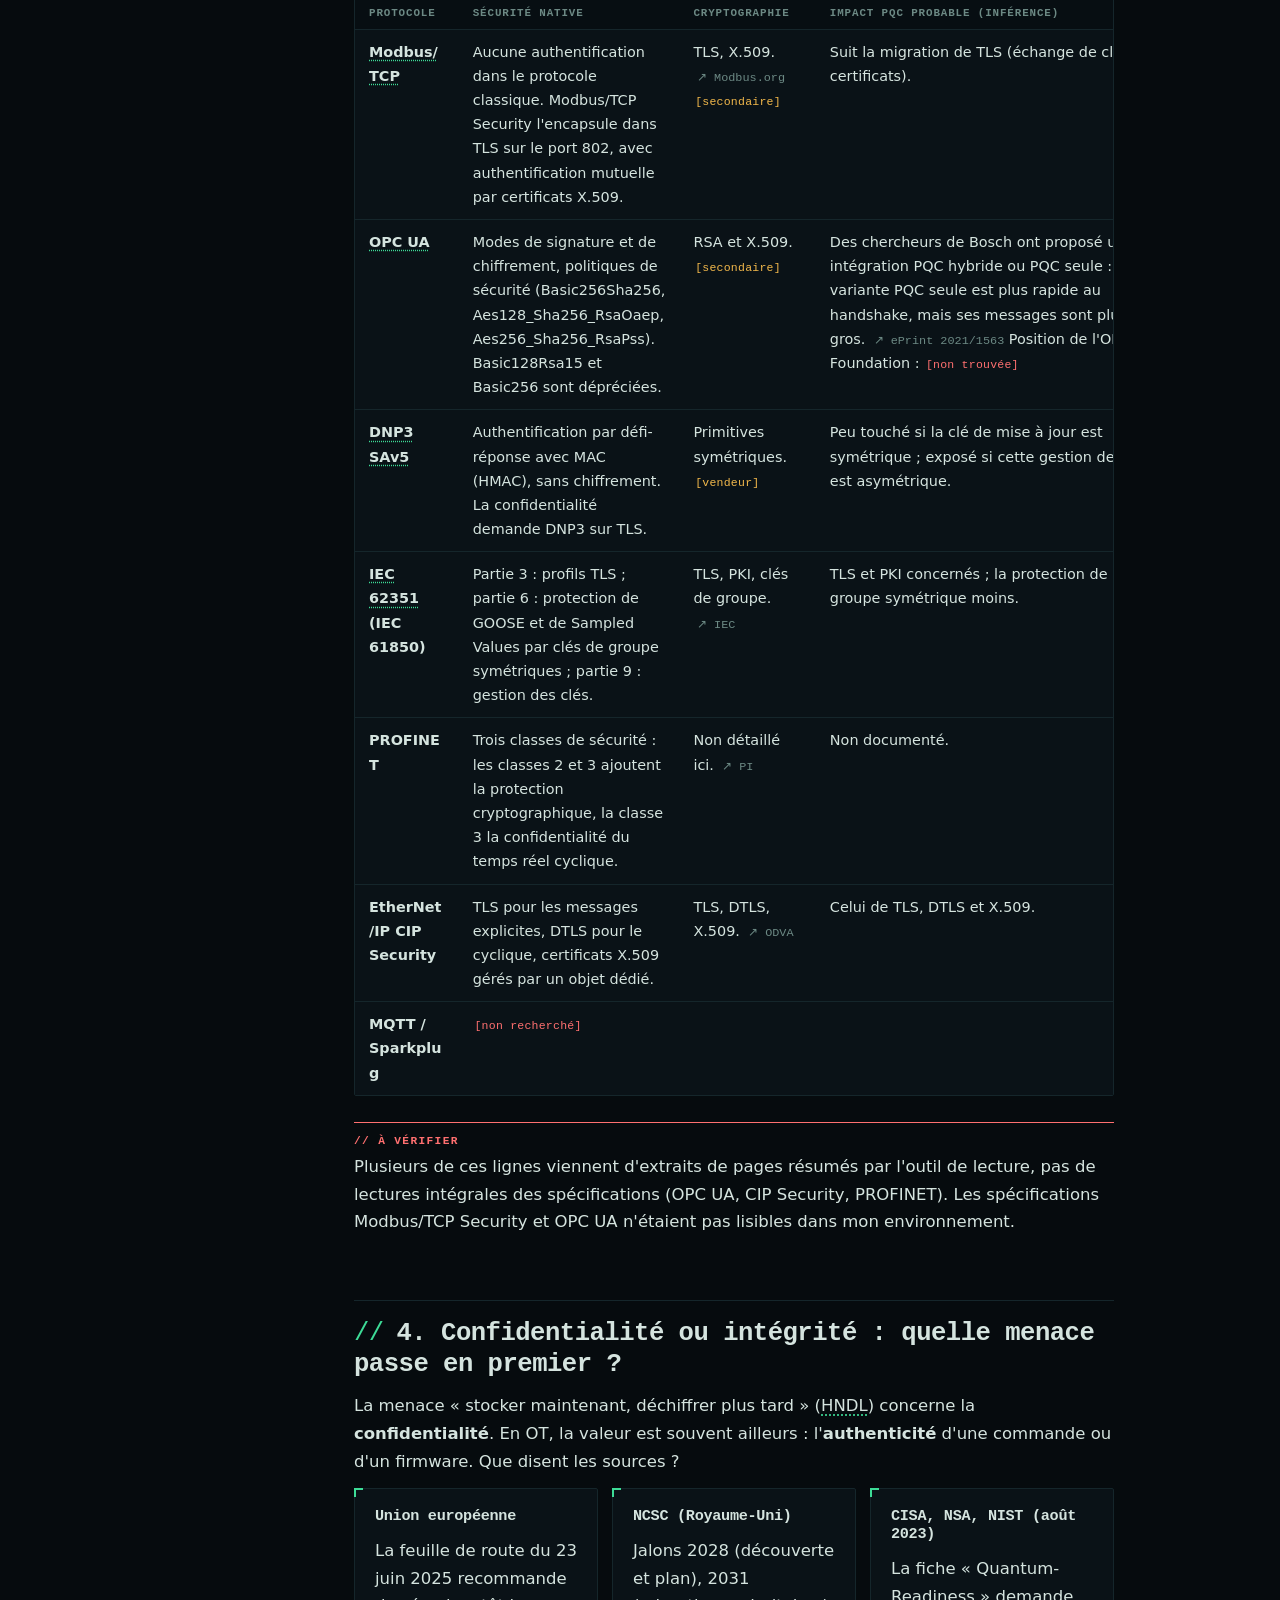
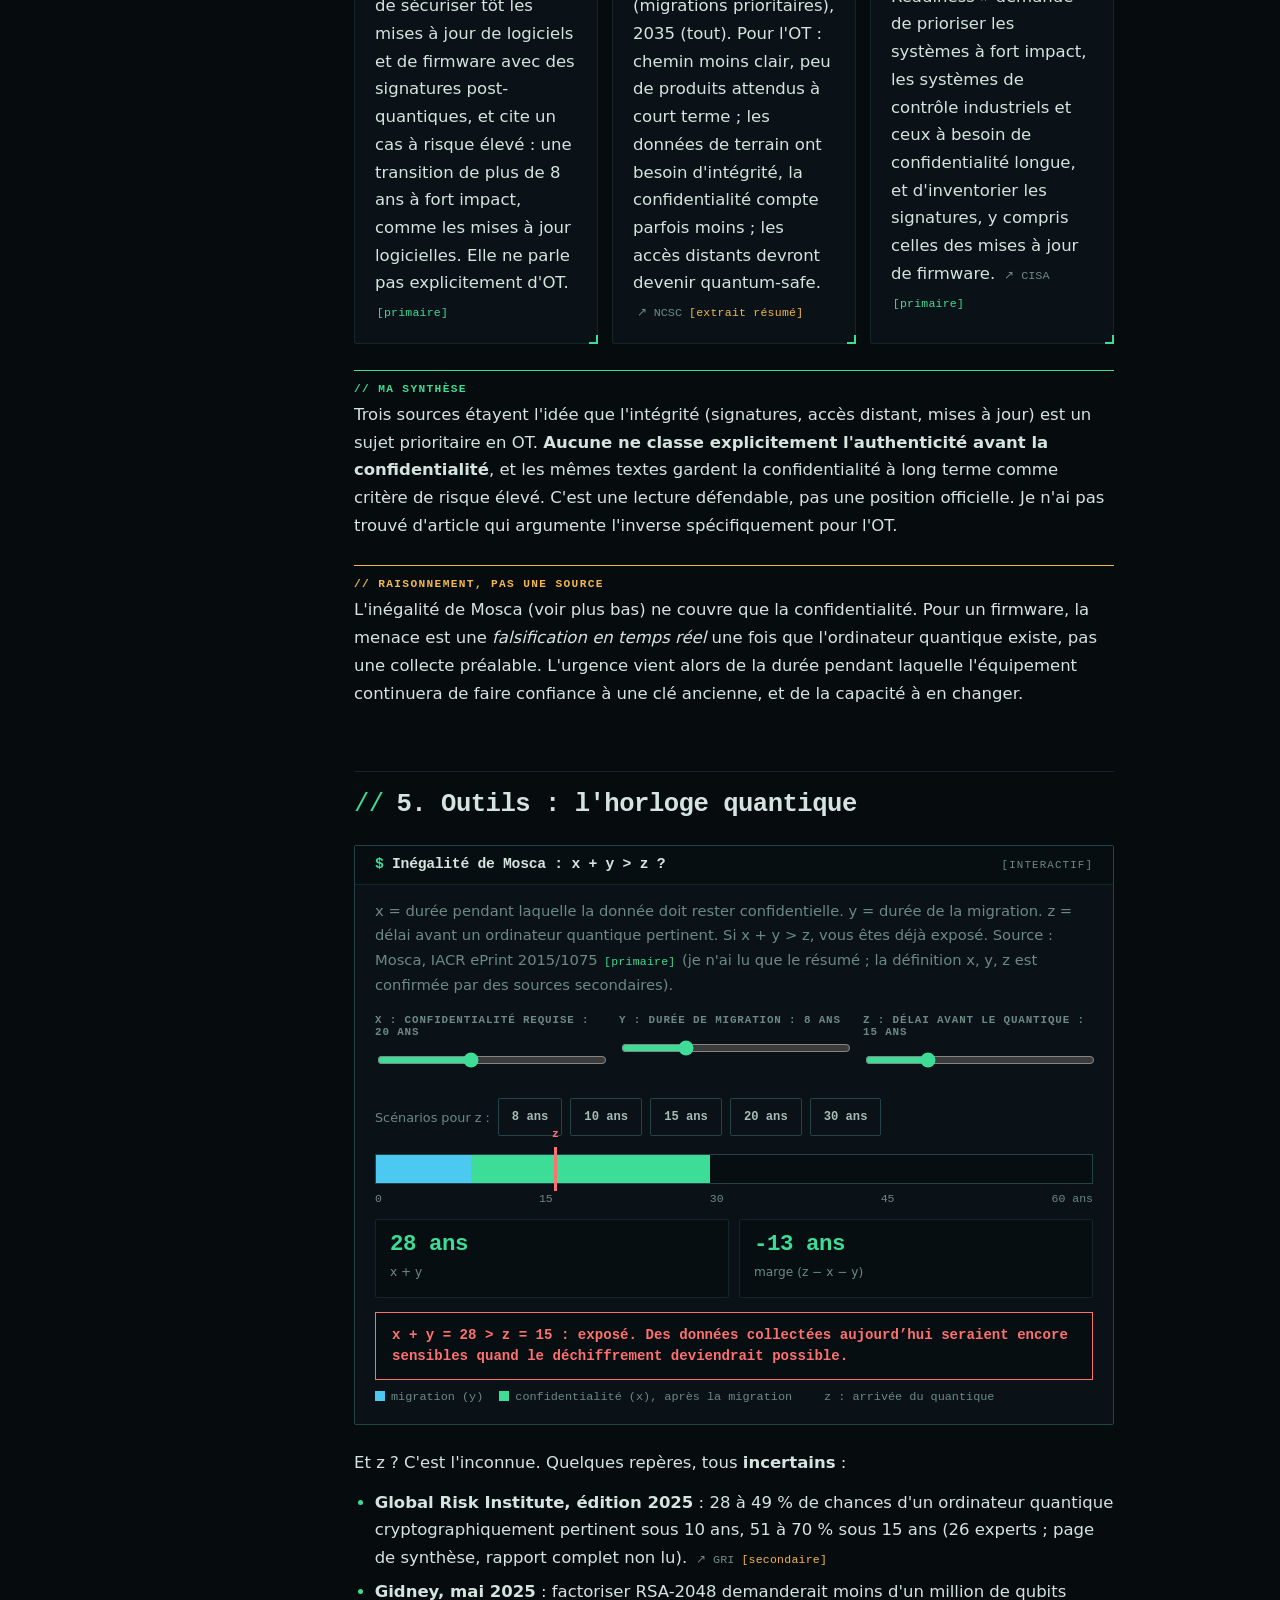
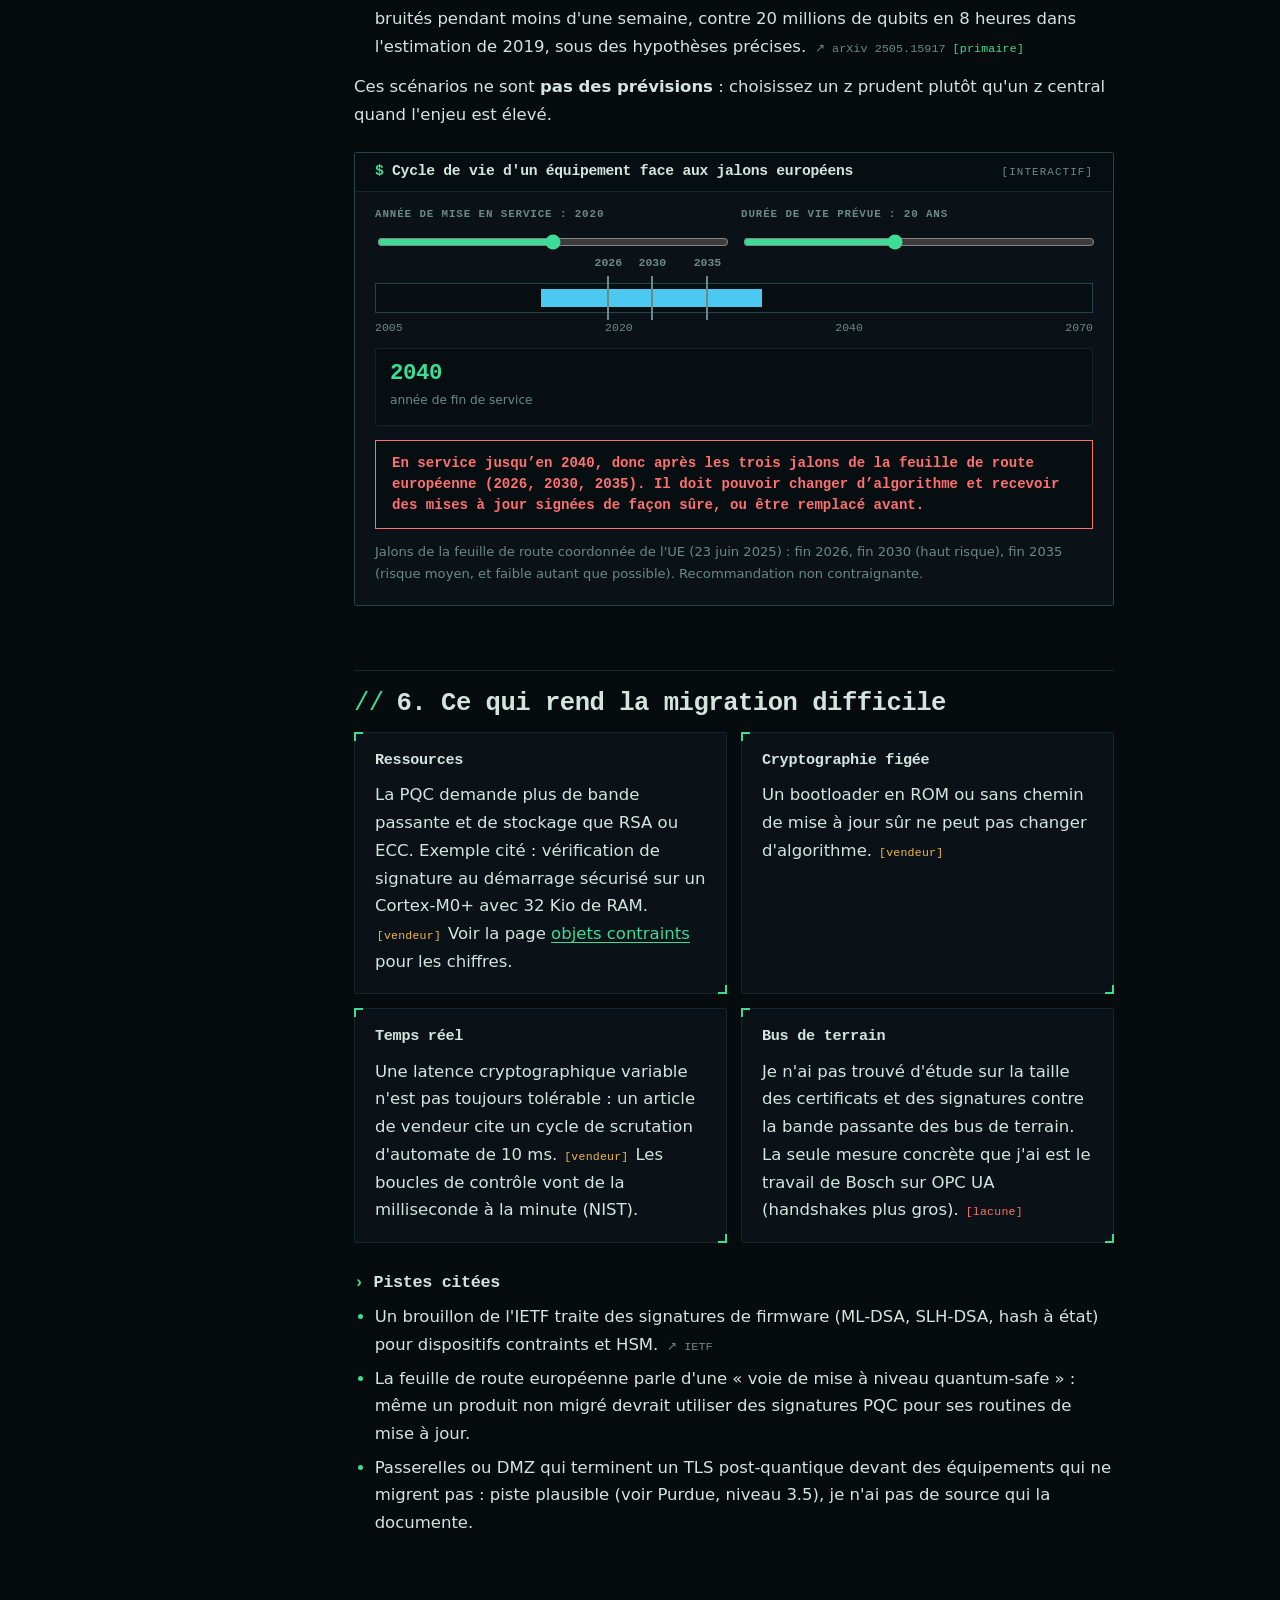
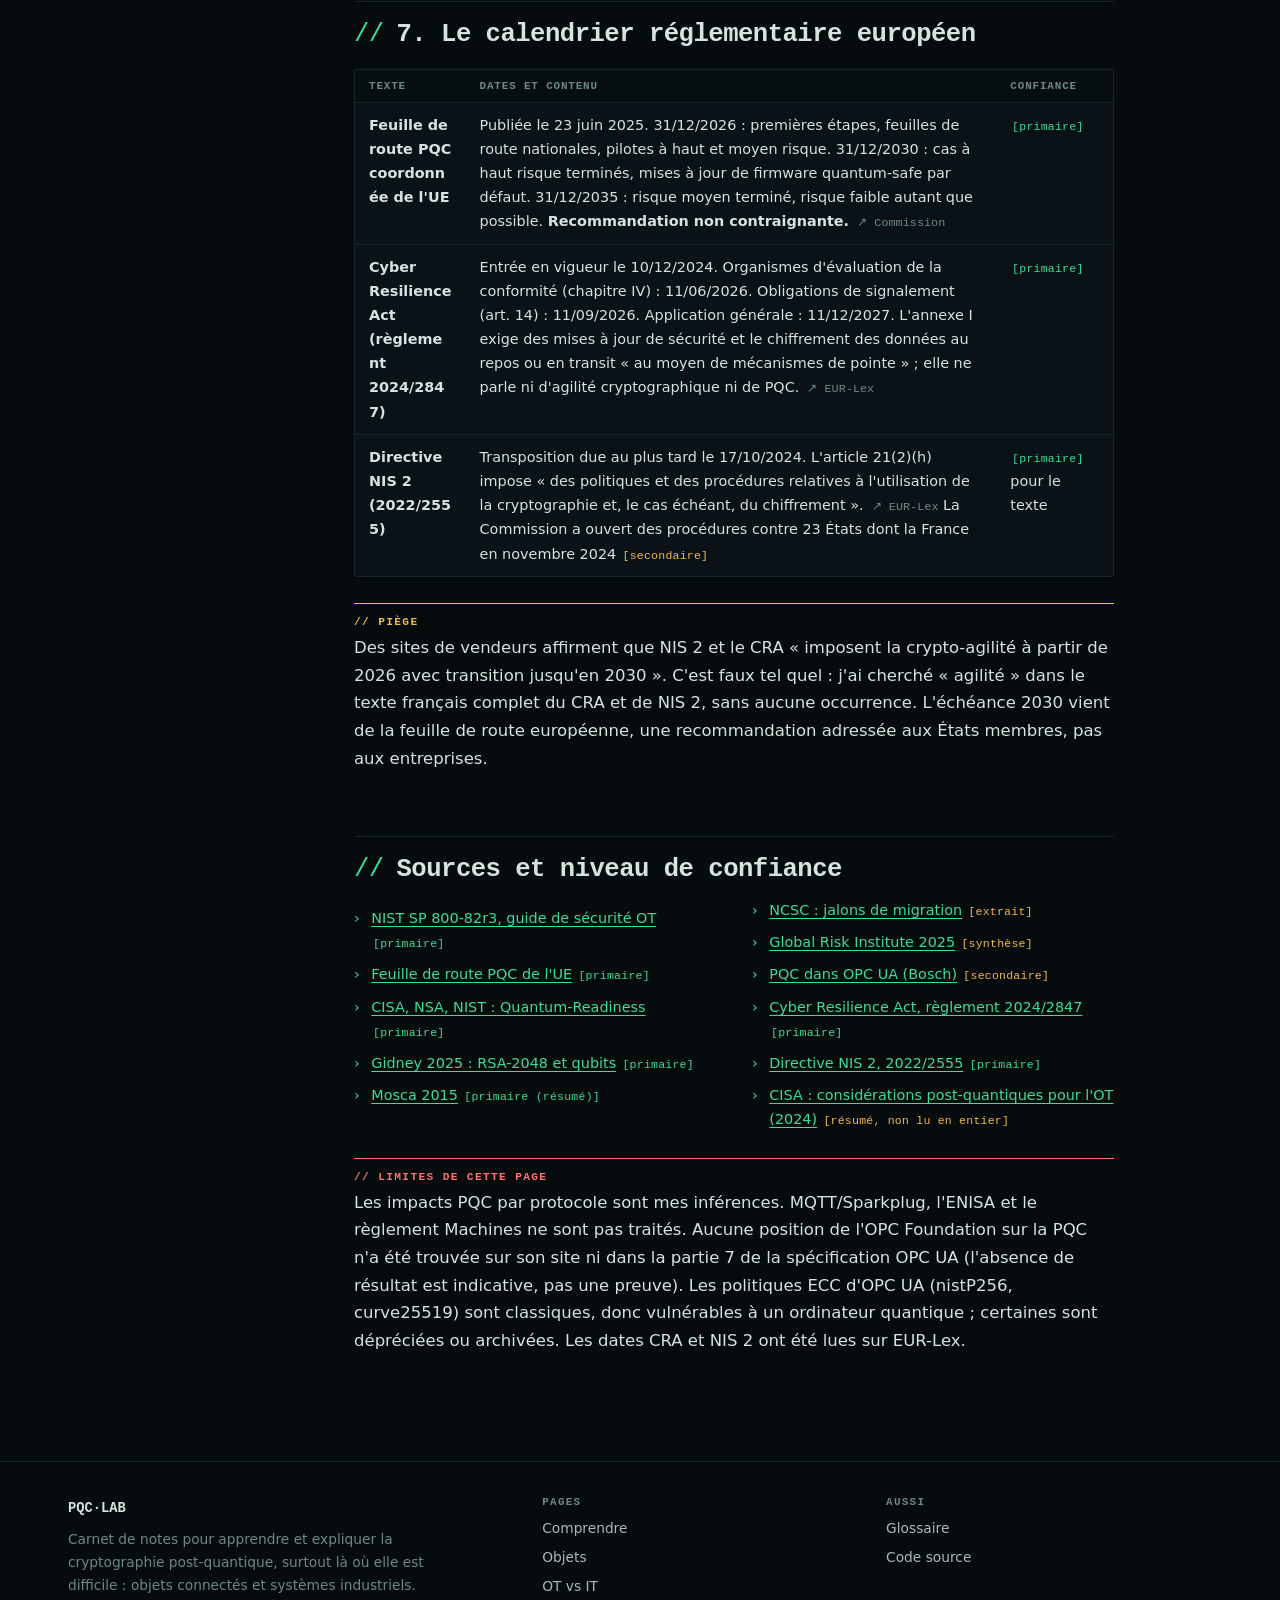
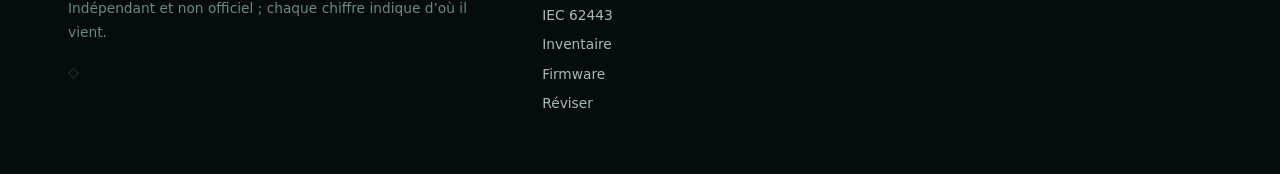
<file: ot-it.html>
<!doctype html>
<html lang="fr">
<head>
<meta charset="utf-8">
<meta name="viewport" content="width=device-width, initial-scale=1, viewport-fit=cover">
<title>OT vs IT et PQC – PQC Lab</title>
<meta name="description" content="Durée de vie, disponibilité, protocoles industriels et modèle de Purdue : pourquoi la migration post-quantique est différente dans les systèmes industriels. Avec calculateur de l'inégalité de Mosca.">
<meta name="theme-color" content="#060b0e">
<link rel="icon" type="image/svg+xml" href="assets/favicon.svg">
<link rel="icon" type="image/png" sizes="32x32" href="assets/icon-32.png">
<link rel="manifest" href="manifest.webmanifest">
<link rel="apple-touch-icon" href="assets/icon-180.png">
<script>(function(){var d=document.documentElement,t='dark';try{t=localStorage.getItem('pqc-theme')||'dark';}catch(e){}if(t==='light'||t==='dark')d.setAttribute('data-theme',t);})();</script>
<link rel="stylesheet" href="assets/site.css">
</head>
<body data-page="ot">
<a class="skip" href="#main">Aller au contenu</a>
<div id="site-header"></div>
<div id="site-sheet"></div>

<main id="main">
<div class="wrap">
  <header class="pagehead">
    <div class="crumbs"><a href="index.html">Accueil</a> / OT vs IT</div>
    <div class="eyebrow">Systèmes industriels et PQC</div>
    <h1>Pourquoi l'industrie ne migre pas comme l'IT</h1>
    <p class="lead">Un équipement industriel posé aujourd'hui sera encore en service dans vingt ans, ne peut presque jamais être arrêté pour une mise à jour, et parle des protocoles nés bien avant le Web. La migration post-quantique y est un problème d'ingénierie de long terme.</p>
    <div class="meta"><span>Lecture : 15 à 25 min selon le niveau</span><span>Mis à jour le 18 novembre 2026</span></div>
  </header>
</div>

<div class="wrap page has-toc">
<aside class="toc" id="toc" aria-label="Sommaire"></aside>
<article>
<div id="toc-m"></div>

<section>
<h2 id="essentiel">L'essentiel</h2>
<div class="grid g3">
  <div class="card"><div class="stat">&gt; 20<small>ans</small></div><div class="stat-l">Durée de vie possible d'un système OT, contre 3 à 5 ans en IT. <a class="src" href="https://csrc.nist.gov/pubs/sp/800/82/r3/final">NIST SP 800-82r3</a></div></div>
  <div class="card"><div class="stat">Sûreté</div><div class="stat-l">Priorité n°1 en OT, avant la disponibilité, l'intégrité puis la confidentialité.</div></div>
  <div class="card"><div class="stat">2030</div><div class="stat-l">Échéance européenne pour les systèmes à haut risque et des mises à jour de firmware quantum-safe par défaut. Recommandation non contraignante.</div></div>
</div>
<div class="note retenir"><div class="nt">À retenir</div>
<p>En OT, la question n'est pas seulement « quand migrer le chiffrement ? » mais « <strong>comment signer, vérifier et mettre à jour</strong> des équipements qui resteront vingt ans sur le terrain ? ». Les textes officiels que j'ai lus insistent davantage sur l'intégrité (mises à jour signées, accès distant) que sur la confidentialité à long terme.</p></div>
</section>

<section>
<h2 id="difference">1. Ce qui sépare vraiment l'OT de l'IT</h2>
<p><abbr class="g" data-g="ot">OT</abbr> désigne les systèmes qui surveillent ou pilotent des processus physiques. La référence de base est le guide <strong>NIST SP 800-82 révision 3</strong> (septembre 2023). <span class="badge b-prim">source primaire</span></p>
<div class="tw"><table style="min-width:600px">
<thead><tr><th>Point</th><th>IT</th><th>OT</th></tr></thead>
<tbody>
<tr><td>Durée de vie</td><td>3 à 5 ans</td><td>Souvent 10 à 15 ans, parfois plus de 20, avec des systèmes qu'on ne peut plus corriger</td></tr>
<tr><td>Priorités</td><td>Confidentialité, intégrité, disponibilité, dans cet ordre</td><td>Sûreté d'abord, puis disponibilité, intégrité, confidentialité (une autre section du même guide cite l'intégrité et la disponibilité avant la confidentialité, la sûreté restant la priorité)</td></tr>
<tr><td>Temps</td><td>Latence tolérée</td><td>Boucles de contrôle de la milliseconde à la minute ; le déterminisme compte</td></tr>
<tr><td>Mises à jour</td><td>Fréquentes, automatisées</td><td>Rares, planifiées pendant des arrêts, parfois impossibles</td></tr>
<tr><td>Protocoles</td><td>TLS, SSH, HTTPS</td><td>Modbus, DNP3, OPC UA, PROFINET, EtherNet/IP, protocoles propriétaires</td></tr>
</tbody><caption>Durée de vie, priorités et temps : NIST SP 800-82r3 (<a href="https://nvlpubs.nist.gov/nistpubs/SpecialPublications/NIST.SP.800-82r3.pdf">PDF</a>). Les autres lignes sont des généralités.</caption></table></div>
<div class="lv2">
<h3>Pourquoi on ne « patche » pas simplement</h3>
<ul>
<li>Un arrêt peut coûter de la production, voire créer un risque pour des personnes. Les mises à jour attendent une fenêtre de maintenance.</li>
<li>Un changement logiciel peut obliger à requalifier un équipement ou un système de sûreté.</li>
<li>Certains équipements n'ont plus de fournisseur, ou n'ont jamais prévu de mécanisme de mise à jour.</li>
</ul>
<div class="note verif"><div class="nt">À vérifier</div><p>Je n'ai pas trouvé de source primaire pour la durée de vie des relais de protection, ni pour les fenêtres de maintenance ou le rôle exact des systèmes instrumentés de sûreté (IEC 61508). Ce sont des généralités répandues, pas des faits sourcés ici.</p></div>
</div>
</section>

<section>
<h2 id="modele-purdue">2. Le modèle de Purdue : où se loge la cryptographie</h2>
<p>Le modèle de Purdue (lié à ISA-95 / IEC 62264) découpe un système industriel en niveaux, du procédé physique à l'entreprise. Le NIST SP 800-82r3 le cite comme exemple d'architecture segmentée et recommande une <abbr class="g" data-g="dmz">DMZ</abbr> entre l'OT et l'entreprise. <span class="badge b-prim">primaire</span> Cliquez sur un niveau.</p>
<div id="purdue" class="purdue"><div class="pl"></div><div class="pd" aria-live="polite"></div></div>
<div class="note piege"><div class="nt">Piège</div><p>Le niveau 3.5 (DMZ) ne fait pas partie du modèle d'origine ; il s'est imposé en pratique. Certains vendeurs affirment que Purdue est dépassé au profit des zones et conduits de l'IEC 62443 : <span class="badge b-ver">non vérifié</span>. Les colonnes « cryptographie » et « enjeu PQC » du schéma ci-dessus sont des synthèses indicatives, pas des citations.</p></div>
</section>

<section>
<h2 id="protocoles">3. Les protocoles industriels et leur cryptographie</h2>
<p>Ce tableau résume ce que j'ai pu vérifier. La dernière colonne est <strong>mon inférence</strong>, sauf pour OPC UA où une étude existe.</p>
<div class="tw"><table style="min-width:820px">
<thead><tr><th>Protocole</th><th>Sécurité native</th><th>Cryptographie</th><th>Impact PQC probable (inférence)</th></tr></thead>
<tbody>
<tr><td><abbr class="g" data-g="modbus">Modbus/TCP</abbr></td><td>Aucune authentification dans le protocole classique. Modbus/TCP Security l'encapsule dans TLS sur le port 802, avec authentification mutuelle par certificats X.509.</td><td>TLS, X.509. <a class="src" href="https://www.modbus.org/news/modbus-security-new-protocol-to-improve-control-system-security">Modbus.org</a> <span class="badge b-sec">secondaire</span></td><td>Suit la migration de TLS (échange de clés et certificats).</td></tr>
<tr><td><abbr class="g" data-g="opcua">OPC UA</abbr></td><td>Modes de signature et de chiffrement, politiques de sécurité (Basic256Sha256, Aes128_Sha256_RsaOaep, Aes256_Sha256_RsaPss). Basic128Rsa15 et Basic256 sont dépréciées.</td><td>RSA et X.509. <span class="badge b-sec">secondaire</span></td><td>Des chercheurs de Bosch ont proposé une intégration PQC hybride ou PQC seule : la variante PQC seule est plus rapide au handshake, mais ses messages sont plus gros. <a class="src" href="https://eprint.iacr.org/2021/1563">ePrint 2021/1563</a> Position de l'OPC Foundation : <span class="badge b-ver">non trouvée</span></td></tr>
<tr><td><abbr class="g" data-g="dnp3">DNP3 SAv5</abbr></td><td>Authentification par défi-réponse avec MAC (HMAC), sans chiffrement. La confidentialité demande DNP3 sur TLS.</td><td>Primitives symétriques. <span class="badge b-sec">vendeur</span></td><td>Peu touché si la clé de mise à jour est symétrique ; exposé si cette gestion de clés est asymétrique.</td></tr>
<tr><td><abbr class="g" data-g="iec62351">IEC 62351</abbr> (IEC 61850)</td><td>Partie 3 : profils TLS ; partie 6 : protection de GOOSE et de Sampled Values par clés de groupe symétriques ; partie 9 : gestion des clés.</td><td>TLS, PKI, clés de groupe. <a class="src" href="https://webstore.iec.ch/en/publication/66864">IEC</a></td><td>TLS et PKI concernés ; la protection de groupe symétrique moins.</td></tr>
<tr><td>PROFINET</td><td>Trois classes de sécurité : les classes 2 et 3 ajoutent la protection cryptographique, la classe 3 la confidentialité du temps réel cyclique.</td><td>Non détaillé ici. <a class="src" href="https://www.profibus.com/download/profinet-security-guideline">PI</a></td><td>Non documenté.</td></tr>
<tr><td>EtherNet/IP CIP Security</td><td>TLS pour les messages explicites, DTLS pour le cyclique, certificats X.509 gérés par un objet dédié.</td><td>TLS, DTLS, X.509. <a class="src" href="https://www.odva.org/?p=22">ODVA</a></td><td>Celui de TLS, DTLS et X.509.</td></tr>
<tr><td>MQTT / Sparkplug</td><td colspan="3"><span class="badge b-ver">non recherché</span></td></tr>
</tbody></table></div>
<div class="note verif"><div class="nt">À vérifier</div><p>Plusieurs de ces lignes viennent d'extraits de pages résumés par l'outil de lecture, pas de lectures intégrales des spécifications (OPC UA, CIP Security, PROFINET). Les spécifications Modbus/TCP Security et OPC UA n'étaient pas lisibles dans mon environnement.</p></div>
</section>

<section>
<h2 id="priorite">4. Confidentialité ou intégrité : quelle menace passe en premier ?</h2>
<p>La menace « stocker maintenant, déchiffrer plus tard » (<abbr class="g" data-g="hndl">HNDL</abbr>) concerne la <strong>confidentialité</strong>. En OT, la valeur est souvent ailleurs : l'<strong>authenticité</strong> d'une commande ou d'un firmware. Que disent les sources ?</p>
<div class="grid g3">
  <div class="card"><h4>Union européenne</h4><p>La feuille de route du 23 juin 2025 recommande de sécuriser tôt les mises à jour de logiciels et de firmware avec des signatures post-quantiques, et cite un cas à risque élevé : une transition de plus de 8 ans à fort impact, comme les mises à jour logicielles. Elle ne parle pas explicitement d'OT. <span class="badge b-prim">primaire</span></p></div>
  <div class="card"><h4>NCSC (Royaume-Uni)</h4><p>Jalons 2028 (découverte et plan), 2031 (migrations prioritaires), 2035 (tout). Pour l'OT : chemin moins clair, peu de produits attendus à court terme ; les données de terrain ont besoin d'intégrité, la confidentialité compte parfois moins ; les accès distants devront devenir quantum-safe. <a class="src" href="https://www.ncsc.gov.uk/guidance/pqc-migration-timelines">NCSC</a> <span class="badge b-sec">extrait résumé</span></p></div>
  <div class="card"><h4>CISA, NSA, NIST (août 2023)</h4><p>La fiche « Quantum-Readiness » demande de prioriser les systèmes à fort impact, les systèmes de contrôle industriels et ceux à besoin de confidentialité longue, et d'inventorier les signatures, y compris celles des mises à jour de firmware. <a class="src" href="https://www.cisa.gov/resources-tools/resources/quantum-readiness-migration-post-quantum-cryptography">CISA</a> <span class="badge b-prim">primaire</span></p></div>
</div>
<div class="note retenir"><div class="nt">Ma synthèse</div><p>Trois sources étayent l'idée que l'intégrité (signatures, accès distant, mises à jour) est un sujet prioritaire en OT. <strong>Aucune ne classe explicitement l'authenticité avant la confidentialité</strong>, et les mêmes textes gardent la confidentialité à long terme comme critère de risque élevé. C'est une lecture défendable, pas une position officielle. Je n'ai pas trouvé d'article qui argumente l'inverse spécifiquement pour l'OT.</p></div>
<div class="lv2 note piege"><div class="nt">Raisonnement, pas une source</div><p>L'inégalité de Mosca (voir plus bas) ne couvre que la confidentialité. Pour un firmware, la menace est une <em>falsification en temps réel</em> une fois que l'ordinateur quantique existe, pas une collecte préalable. L'urgence vient alors de la durée pendant laquelle l'équipement continuera de faire confiance à une clé ancienne, et de la capacité à en changer.</p></div>
</section>

<section>
<h2 id="horloge">5. Outils : l'horloge quantique</h2>
<div class="tool" id="tool-mosca">
<div class="tool-h"><h3>Inégalité de Mosca : x + y &gt; z ?</h3><span class="tag">Interactif</span></div>
<p style="margin:0;color:var(--fg-3);font-size:.92rem">x = durée pendant laquelle la donnée doit rester confidentielle. y = durée de la migration. z = délai avant un ordinateur quantique pertinent. Si x + y &gt; z, vous êtes déjà exposé. Source : Mosca, IACR ePrint 2015/1075 <span class="badge b-prim">primaire</span> (je n'ai lu que le résumé ; la définition x, y, z est confirmée par des sources secondaires).</p>
<div class="ctl">
  <div><label for="ms-x">x : confidentialité requise : <span id="ms-x-v"></span></label><input id="ms-x" type="range" min="0" max="50" value="20"></div>
  <div><label for="ms-y">y : durée de migration : <span id="ms-y-v"></span></label><input id="ms-y" type="range" min="0" max="30" value="8"></div>
  <div><label for="ms-z">z : délai avant le quantique : <span id="ms-z-v"></span></label><input id="ms-z" type="range" min="3" max="50" value="15"></div>
</div>
<div class="pill-row"><span style="font-size:.8rem;color:var(--fg-3);align-self:center">Scénarios pour z :</span>
  <button type="button" data-z="8">8 ans</button><button type="button" data-z="10">10 ans</button><button type="button" data-z="15">15 ans</button><button type="button" data-z="20">20 ans</button><button type="button" data-z="30">30 ans</button></div>
<div class="mtrack" aria-hidden="true"><div class="seg-y" id="ms-seg-y"></div><div class="seg-x" id="ms-seg-x" style="left:0"></div><div class="mmark" id="ms-z-mark"><span>z</span></div></div>
<div class="axis"><span>0</span><span>15</span><span>30</span><span>45</span><span>60 ans</span></div>
<div class="out">
  <div class="cell"><b id="ms-sum">—</b><span>x + y</span></div>
  <div class="cell"><b id="ms-margin">—</b><span>marge (z − x − y)</span></div>
</div>
<div class="verdict mid" id="ms-verdict"></div>
<div class="legend"><span><i style="background:var(--accent-2)"></i>migration (y)</span><span><i style="background:var(--accent)"></i>confidentialité (x), après la migration</span><span><i style="background:var(--bad)"></i>z : arrivée du quantique</span></div>
</div>
<p>Et z ? C'est l'inconnue. Quelques repères, tous <strong>incertains</strong> :</p>
<ul>
<li><strong>Global Risk Institute, édition 2025</strong> : 28 à 49 % de chances d'un ordinateur quantique cryptographiquement pertinent sous 10 ans, 51 à 70 % sous 15 ans (26 experts ; page de synthèse, rapport complet non lu). <a class="src" href="https://globalriskinstitute.org/publication/quantum-threat-timeline-report-2025b/">GRI</a> <span class="badge b-sec">secondaire</span></li>
<li><strong>Gidney, mai 2025</strong> : factoriser RSA-2048 demanderait moins d'un million de qubits bruités pendant moins d'une semaine, contre 20 millions de qubits en 8 heures dans l'estimation de 2019, sous des hypothèses précises. <a class="src" href="https://arxiv.org/abs/2505.15917">arXiv 2505.15917</a> <span class="badge b-prim">primaire</span></li>
</ul>
<p class="lv2">Ces scénarios ne sont <strong>pas des prévisions</strong> : choisissez un z prudent plutôt qu'un z central quand l'enjeu est élevé.</p>

<div class="tool" id="tool-life">
<div class="tool-h"><h3>Cycle de vie d'un équipement face aux jalons européens</h3><span class="tag">Interactif</span></div>
<div class="ctl">
  <div><label for="lc-start">Année de mise en service : <span id="lc-start-v"></span></label><input id="lc-start" type="range" min="2005" max="2035" value="2020"></div>
  <div><label for="lc-life">Durée de vie prévue : <span id="lc-life-v"></span></label><input id="lc-life" type="range" min="5" max="40" value="20"></div>
</div>
<div class="ltrack" aria-hidden="true"><div class="lbar" id="lc-bar"></div>
<div class="lmark" id="lc-m2026"><span>2026</span></div><div class="lmark" id="lc-m2030"><span>2030</span></div><div class="lmark" id="lc-m2035"><span>2035</span></div></div>
<div class="axis"><span>2005</span><span>2020</span><span>2040</span><span>2070</span></div>
<div class="out"><div class="cell"><b id="lc-end">—</b><span>année de fin de service</span></div></div>
<div class="verdict mid" id="lc-verdict"></div>
<p class="sub" style="color:var(--fg-3);font-size:.82rem;margin:12px 0 0">Jalons de la feuille de route coordonnée de l'UE (23 juin 2025) : fin 2026, fin 2030 (haut risque), fin 2035 (risque moyen, et faible autant que possible). Recommandation non contraignante.</p>
</div>
</section>

<section>
<h2 id="limites">6. Ce qui rend la migration difficile</h2>
<div class="grid g2">
  <div class="card"><h4>Ressources</h4><p>La PQC demande plus de bande passante et de stockage que RSA ou ECC. Exemple cité : vérification de signature au démarrage sécurisé sur un Cortex-M0+ avec 32 Kio de RAM. <span class="badge b-sec">vendeur</span> Voir la page <a href="iot.html">objets contraints</a> pour les chiffres.</p></div>
  <div class="card"><h4>Cryptographie figée</h4><p>Un bootloader en ROM ou sans chemin de mise à jour sûr ne peut pas changer d'algorithme. <span class="badge b-sec">vendeur</span></p></div>
  <div class="card"><h4>Temps réel</h4><p>Une latence cryptographique variable n'est pas toujours tolérable : un article de vendeur cite un cycle de scrutation d'automate de 10 ms. <span class="badge b-sec">vendeur</span> Les boucles de contrôle vont de la milliseconde à la minute (NIST).</p></div>
  <div class="card"><h4>Bus de terrain</h4><p>Je n'ai pas trouvé d'étude sur la taille des certificats et des signatures contre la bande passante des bus de terrain. La seule mesure concrète que j'ai est le travail de Bosch sur OPC UA (handshakes plus gros). <span class="badge b-ver">lacune</span></p></div>
</div>
<div class="lv2">
<h3>Pistes citées</h3>
<ul>
<li>Un brouillon de l'IETF traite des signatures de firmware (ML-DSA, SLH-DSA, hash à état) pour dispositifs contraints et HSM. <a class="src" href="https://datatracker.ietf.org/doc/html/draft-ietf-pquip-pqc-hsm-constrained-01">IETF</a></li>
<li>La feuille de route européenne parle d'une « voie de mise à niveau quantum-safe » : même un produit non migré devrait utiliser des signatures PQC pour ses routines de mise à jour.</li>
<li>Passerelles ou DMZ qui terminent un TLS post-quantique devant des équipements qui ne migrent pas : piste plausible (voir Purdue, niveau 3.5), je n'ai pas de source qui la documente.</li>
</ul>
</div>
</section>

<section>
<h2 id="reglementation">7. Le calendrier réglementaire européen</h2>
<div class="tw"><table style="min-width:600px">
<thead><tr><th>Texte</th><th>Dates et contenu</th><th>Confiance</th></tr></thead>
<tbody>
<tr><td>Feuille de route PQC coordonnée de l'UE</td><td>Publiée le 23 juin 2025. 31/12/2026 : premières étapes, feuilles de route nationales, pilotes à haut et moyen risque. 31/12/2030 : cas à haut risque terminés, mises à jour de firmware quantum-safe par défaut. 31/12/2035 : risque moyen terminé, risque faible autant que possible. <strong>Recommandation non contraignante.</strong> <a class="src" href="https://digital-strategy.ec.europa.eu/en/library/coordinated-implementation-roadmap-transition-post-quantum-cryptography">Commission</a></td><td><span class="badge b-prim">primaire</span></td></tr>
<tr><td>Cyber Resilience Act (règlement 2024/2847)</td><td>Entrée en vigueur le 10/12/2024. Organismes d'évaluation de la conformité (chapitre IV) : 11/06/2026. Obligations de signalement (art. 14) : 11/09/2026. Application générale : 11/12/2027. L'annexe I exige des mises à jour de sécurité et le chiffrement des données au repos ou en transit « au moyen de mécanismes de pointe » ; elle ne parle ni d'agilité cryptographique ni de PQC. <a class="src" href="https://eur-lex.europa.eu/legal-content/FR/TXT/HTML/?uri=CELEX:32024R2847">EUR-Lex</a></td><td><span class="badge b-prim">primaire</span></td></tr>
<tr><td>Directive NIS 2 (2022/2555)</td><td>Transposition due au plus tard le 17/10/2024. L'article 21(2)(h) impose « des politiques et des procédures relatives à l'utilisation de la cryptographie et, le cas échéant, du chiffrement ». <a class="src" href="https://eur-lex.europa.eu/legal-content/FR/TXT/HTML/?uri=CELEX:32022L2555">EUR-Lex</a> La Commission a ouvert des procédures contre 23 États dont la France en novembre 2024 <span class="badge b-sec">secondaire</span></td><td><span class="badge b-prim">primaire</span> pour le texte</td></tr>
</tbody></table></div>
<div class="note piege"><div class="nt">Piège</div><p>Des sites de vendeurs affirment que NIS 2 et le CRA « imposent la crypto-agilité à partir de 2026 avec transition jusqu'en 2030 ». C'est faux tel quel : j'ai cherché « agilité » dans le texte français complet du CRA et de NIS 2, sans aucune occurrence. L'échéance 2030 vient de la feuille de route européenne, une recommandation adressée aux États membres, pas aux entreprises.</p></div>
</section>



<section>
<h2 id="sources">Sources et niveau de confiance</h2>
<ul class="src-list two">
<li><a href="https://csrc.nist.gov/pubs/sp/800/82/r3/final">NIST SP 800-82r3, guide de sécurité OT</a> <span class="badge b-prim">primaire</span></li>
<li><a href="https://digital-strategy.ec.europa.eu/en/library/coordinated-implementation-roadmap-transition-post-quantum-cryptography">Feuille de route PQC de l'UE</a> <span class="badge b-prim">primaire</span></li>
<li><a href="https://www.cisa.gov/resources-tools/resources/quantum-readiness-migration-post-quantum-cryptography">CISA, NSA, NIST : Quantum-Readiness</a> <span class="badge b-prim">primaire</span></li>
<li><a href="https://arxiv.org/abs/2505.15917">Gidney 2025 : RSA-2048 et qubits</a> <span class="badge b-prim">primaire</span></li>
<li><a href="https://eprint.iacr.org/2015/1075">Mosca 2015</a> <span class="badge b-prim">primaire (résumé)</span></li>
<li><a href="https://www.ncsc.gov.uk/guidance/pqc-migration-timelines">NCSC : jalons de migration</a> <span class="badge b-sec">extrait</span></li>
<li><a href="https://globalriskinstitute.org/publication/quantum-threat-timeline-report-2025b/">Global Risk Institute 2025</a> <span class="badge b-sec">synthèse</span></li>
<li><a href="https://eprint.iacr.org/2021/1563">PQC dans OPC UA (Bosch)</a> <span class="badge b-sec">secondaire</span></li>
<li><a href="https://eur-lex.europa.eu/legal-content/FR/TXT/HTML/?uri=CELEX:32024R2847">Cyber Resilience Act, règlement 2024/2847</a> <span class="badge b-prim">primaire</span></li>
<li><a href="https://eur-lex.europa.eu/legal-content/FR/TXT/HTML/?uri=CELEX:32022L2555">Directive NIS 2, 2022/2555</a> <span class="badge b-prim">primaire</span></li>
<li><a href="https://cisa.gov/sites/default/files/2024-10/Post-Quantum%20Considerations%20for%20Operational%20Technology%20%28508%29.pdf">CISA : considérations post-quantiques pour l'OT (2024)</a> <span class="badge b-sec">résumé, non lu en entier</span></li>
</ul>
<div class="note verif"><div class="nt">Limites de cette page</div><p>Les impacts PQC par protocole sont mes inférences. MQTT/Sparkplug, l'ENISA et le règlement Machines ne sont pas traités. Aucune position de l'OPC Foundation sur la PQC n'a été trouvée sur son site ni dans la partie 7 de la spécification OPC UA (l'absence de résultat est indicative, pas une preuve). Les politiques ECC d'OPC UA (nistP256, curve25519) sont classiques, donc vulnérables à un ordinateur quantique ; certaines sont dépréciées ou archivées. Les dates CRA et NIS 2 ont été lues sur EUR-Lex.</p></div>
</section>

</article>
</div>
</main>

<div id="site-footer"></div>
<nav id="site-tabbar"></nav>
<script src="assets/glossary.js"></script>
<script src="assets/site.js"></script>
<script src="assets/tools.js"></script>
</body>
</html>
</file>
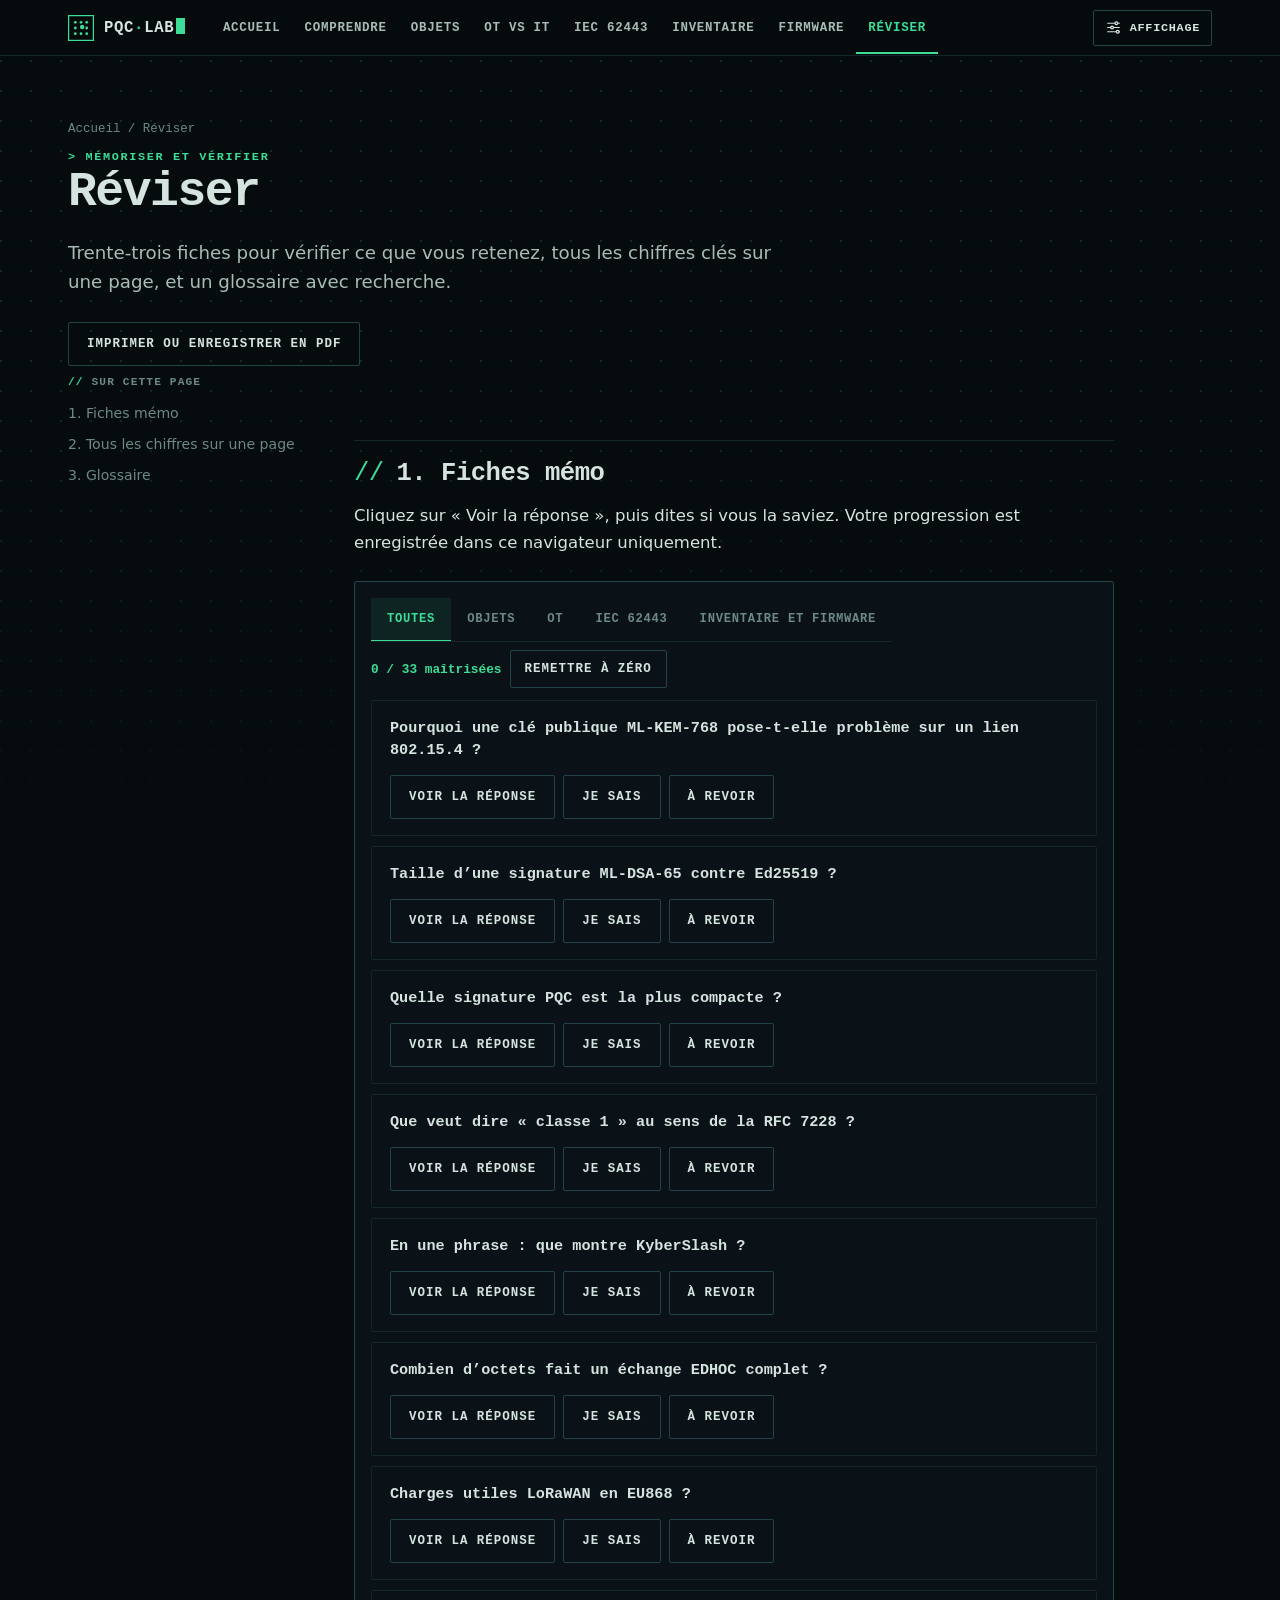
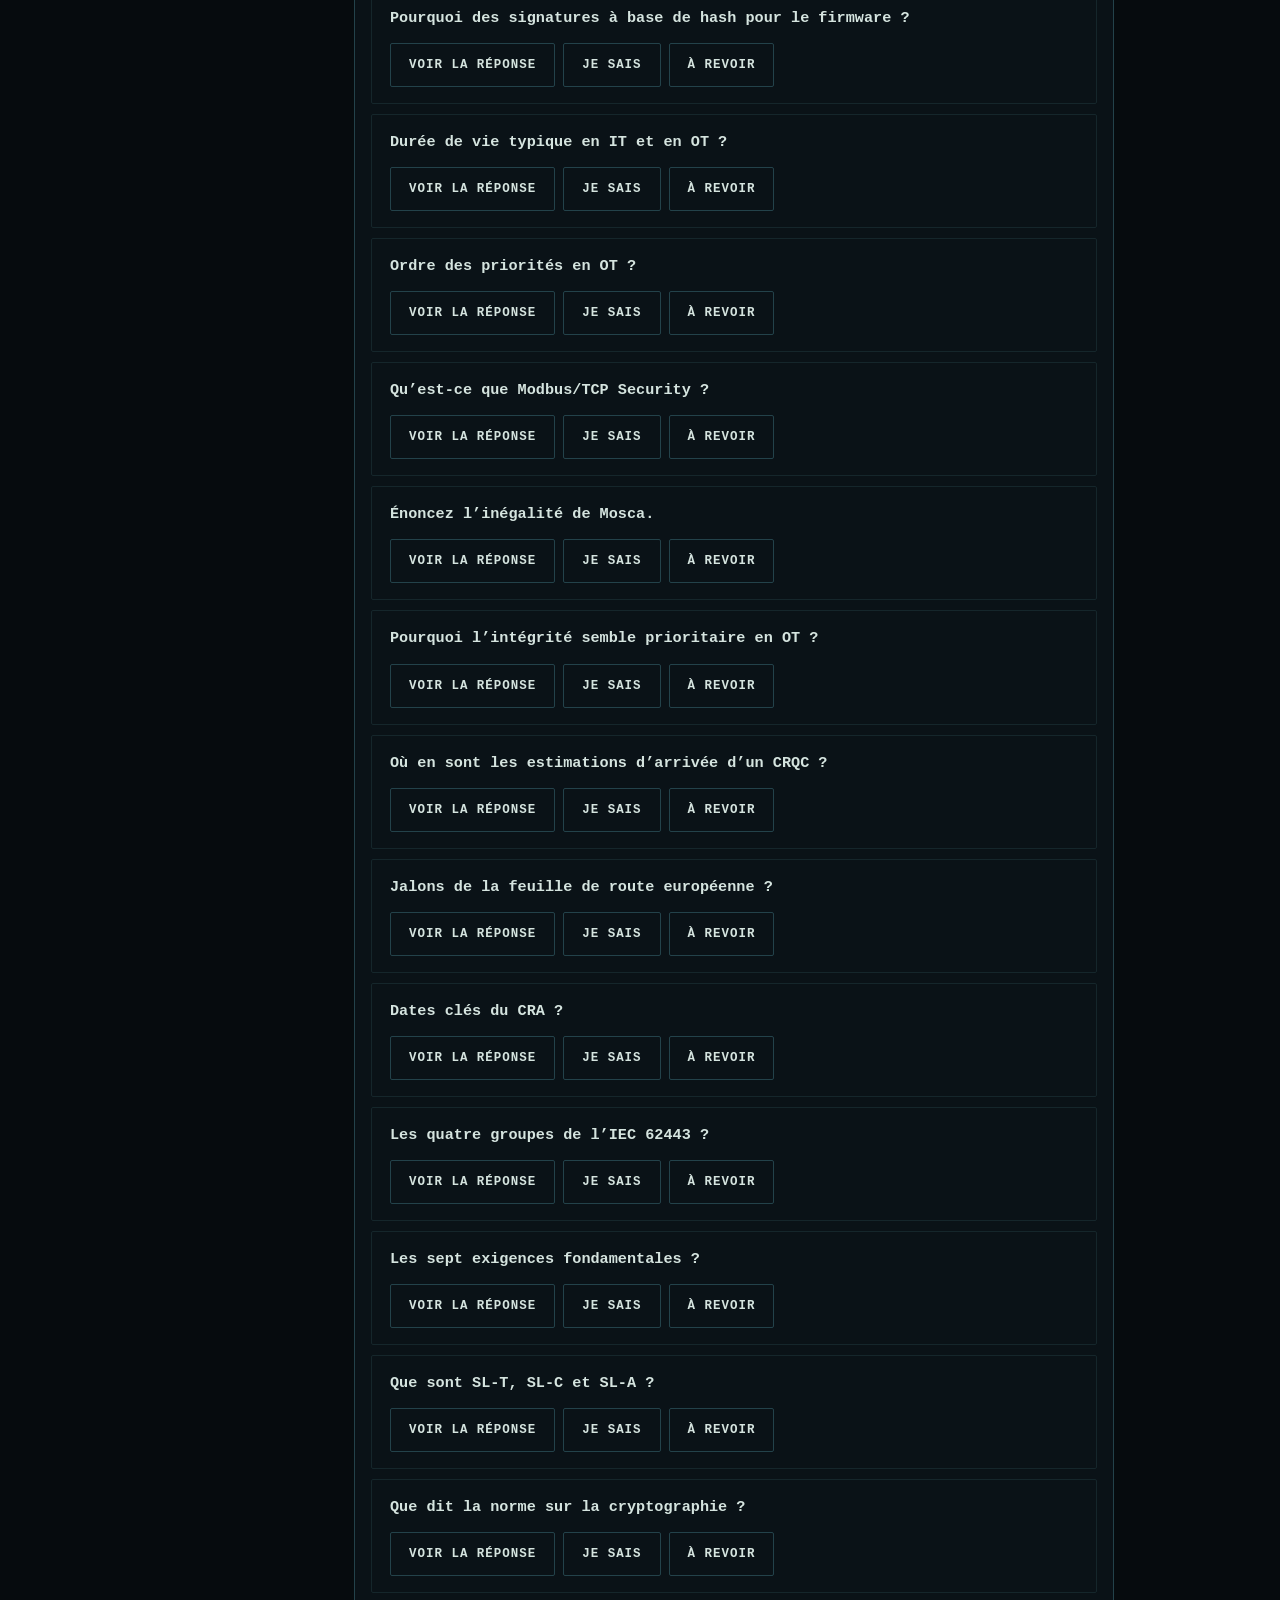
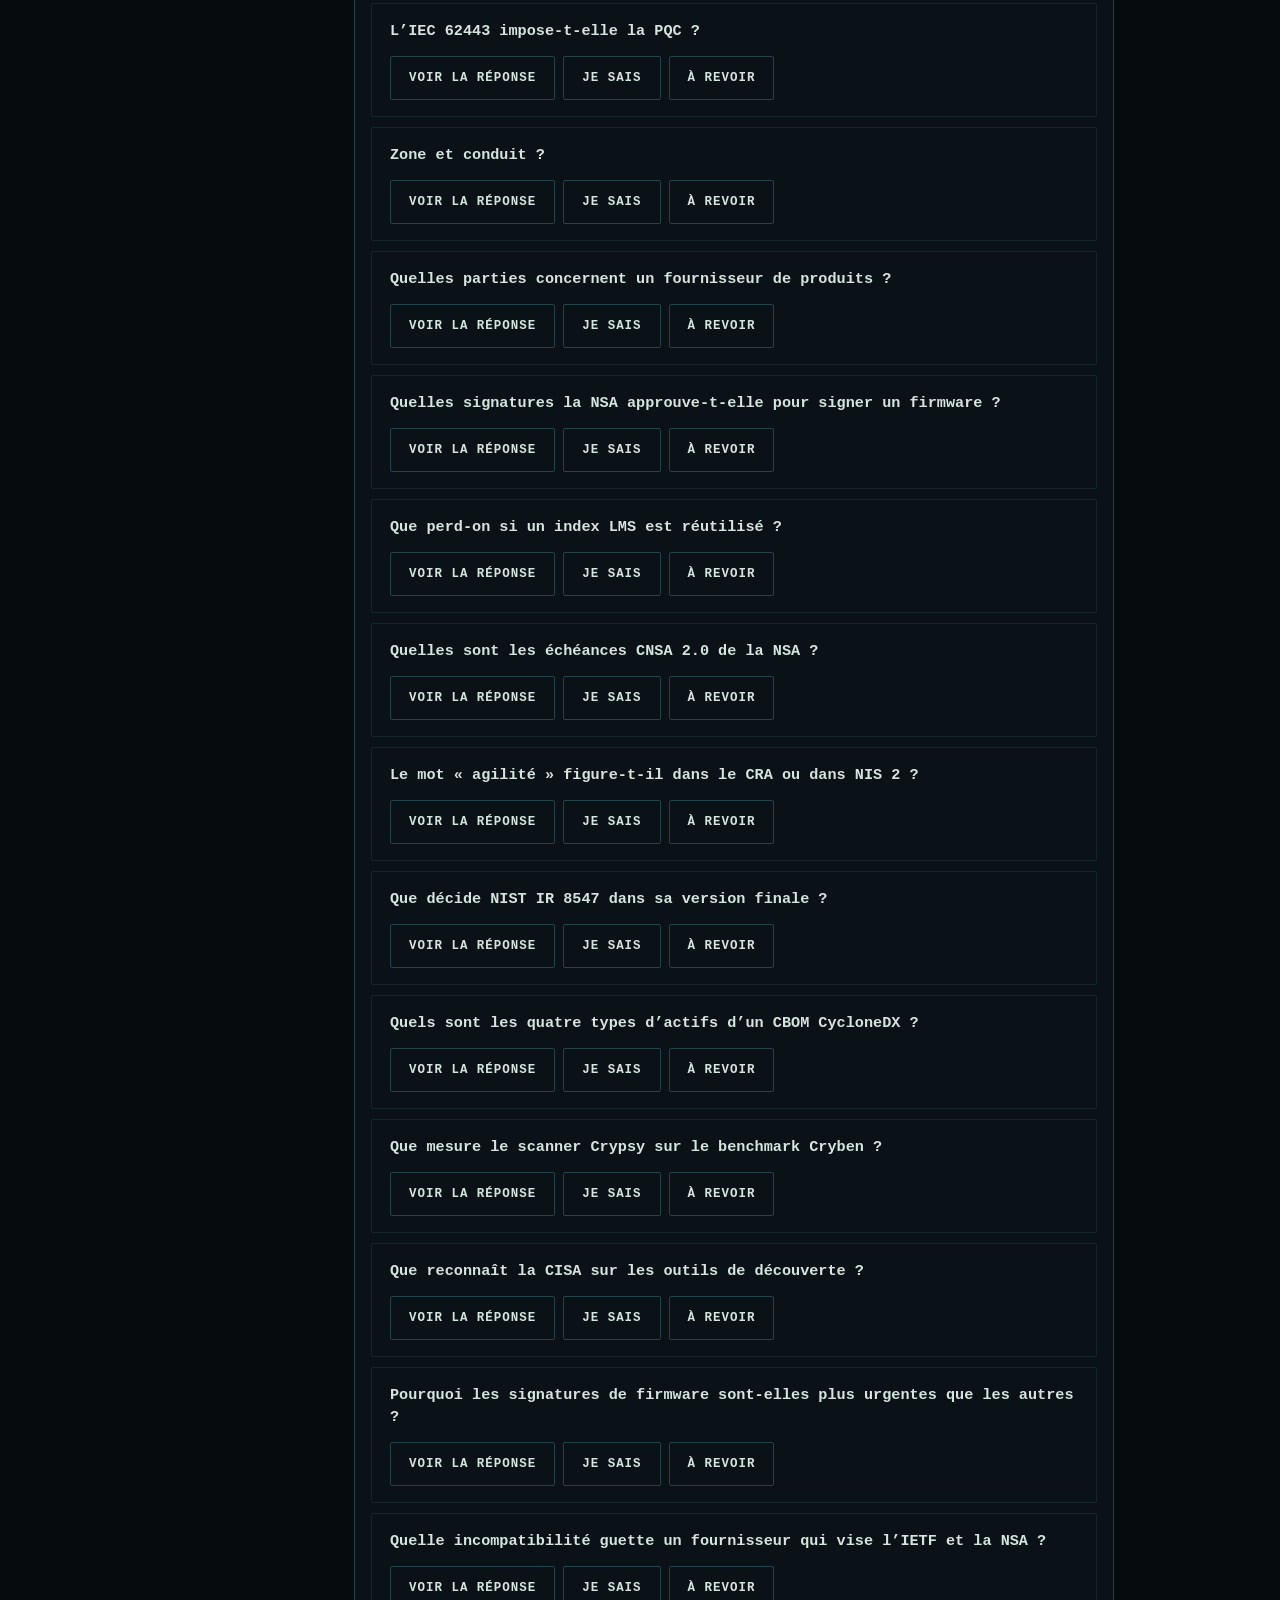
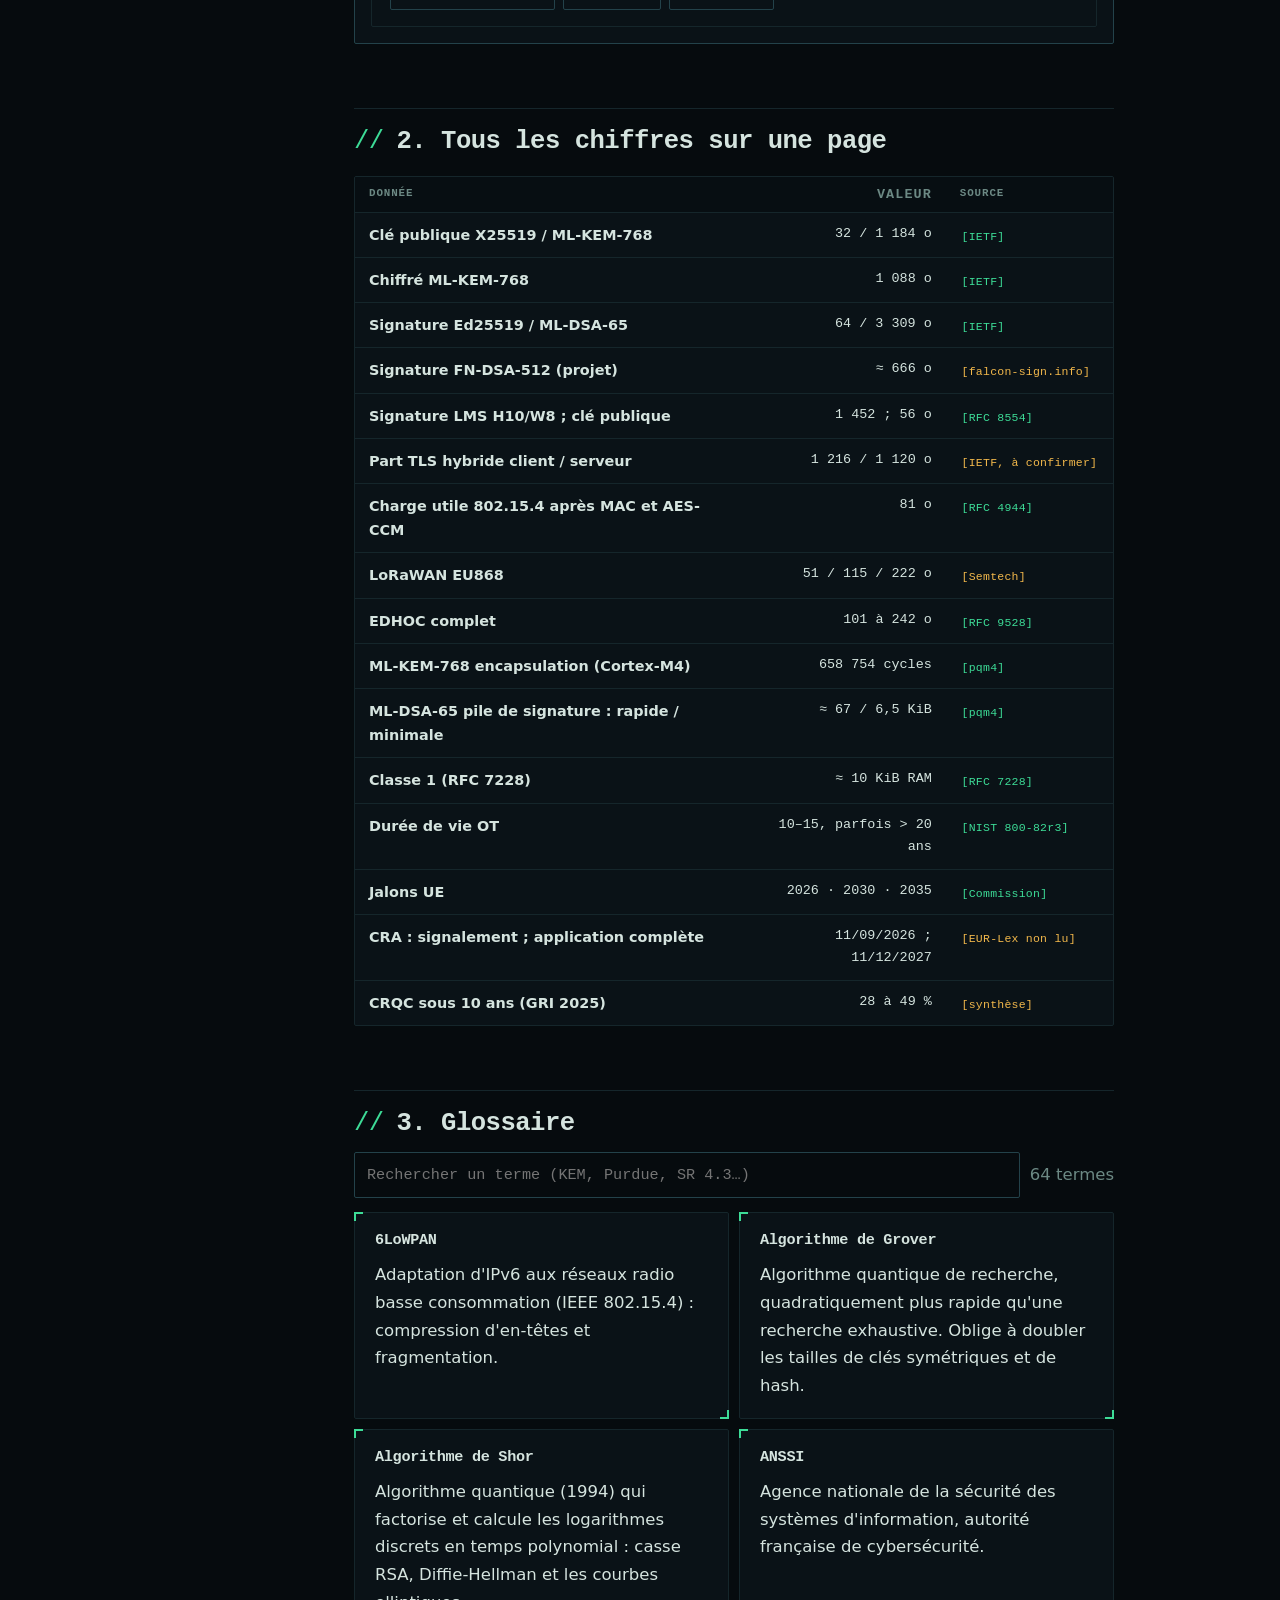
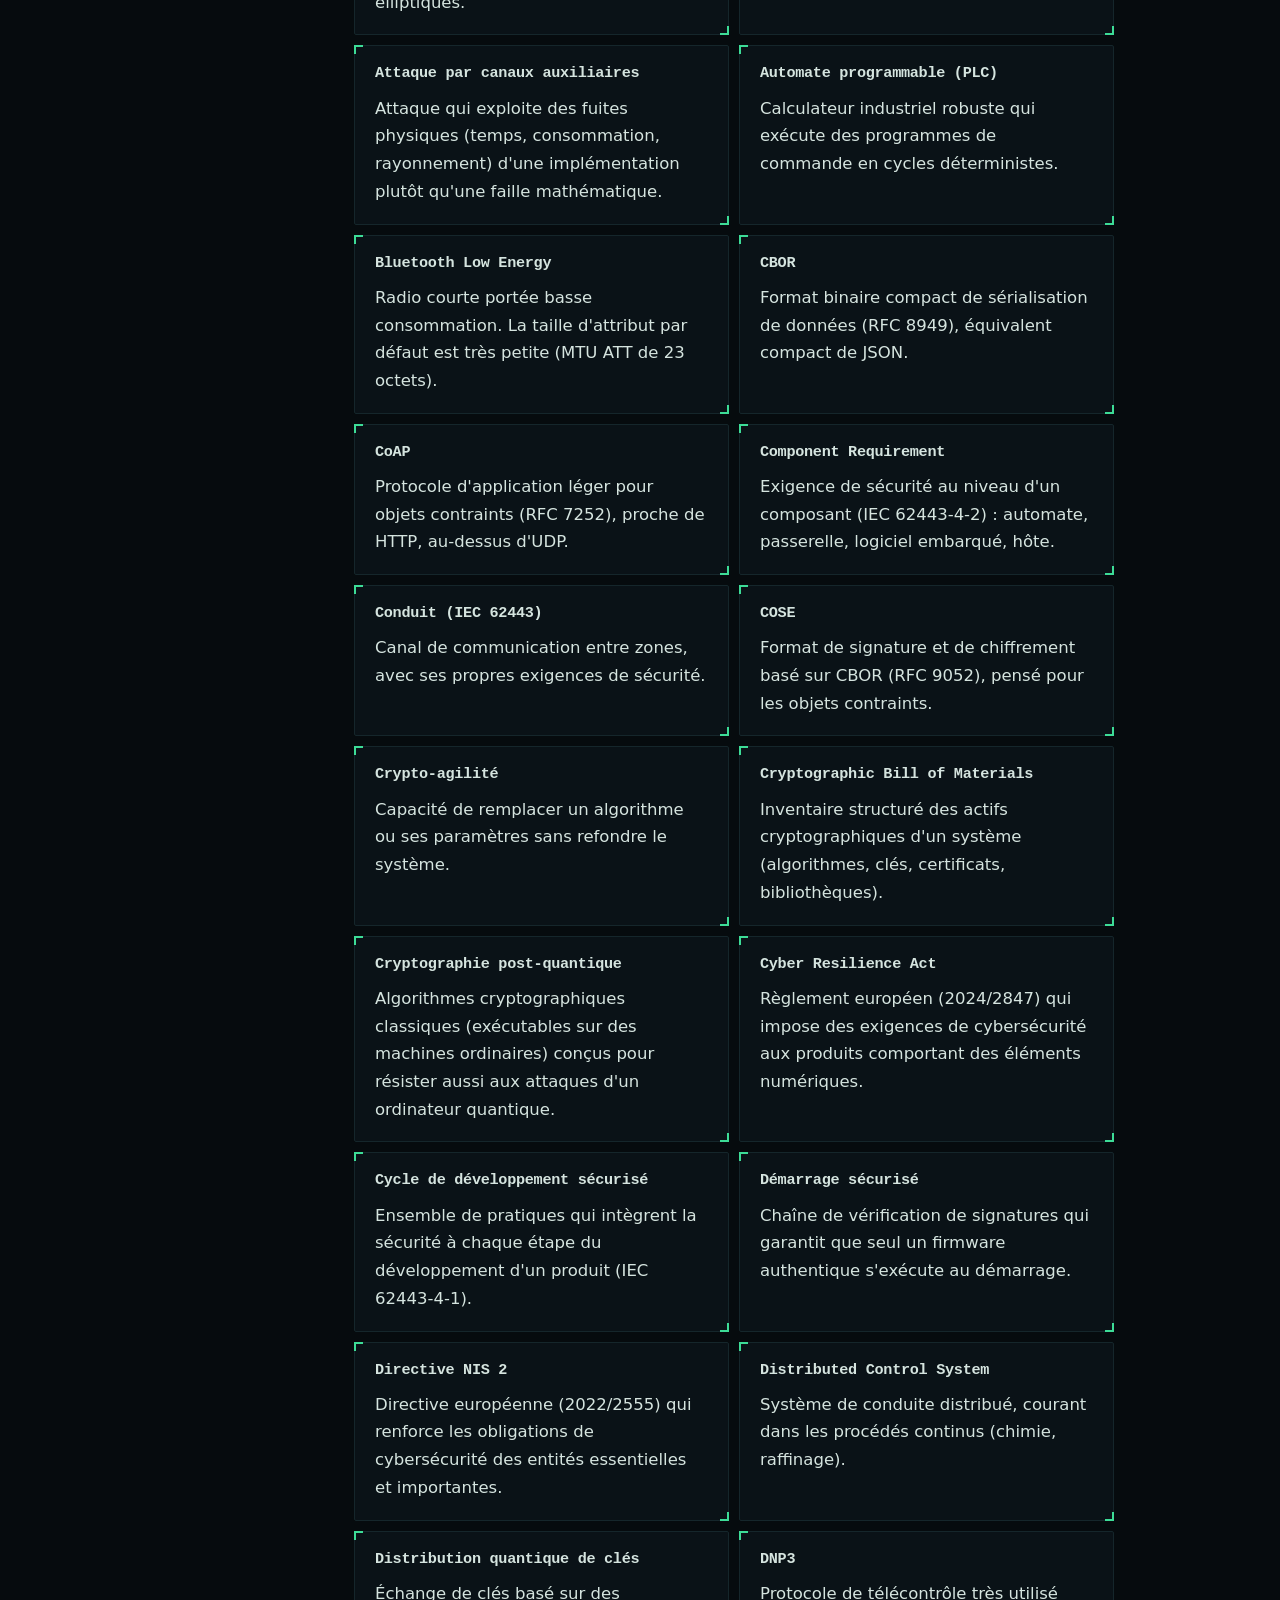
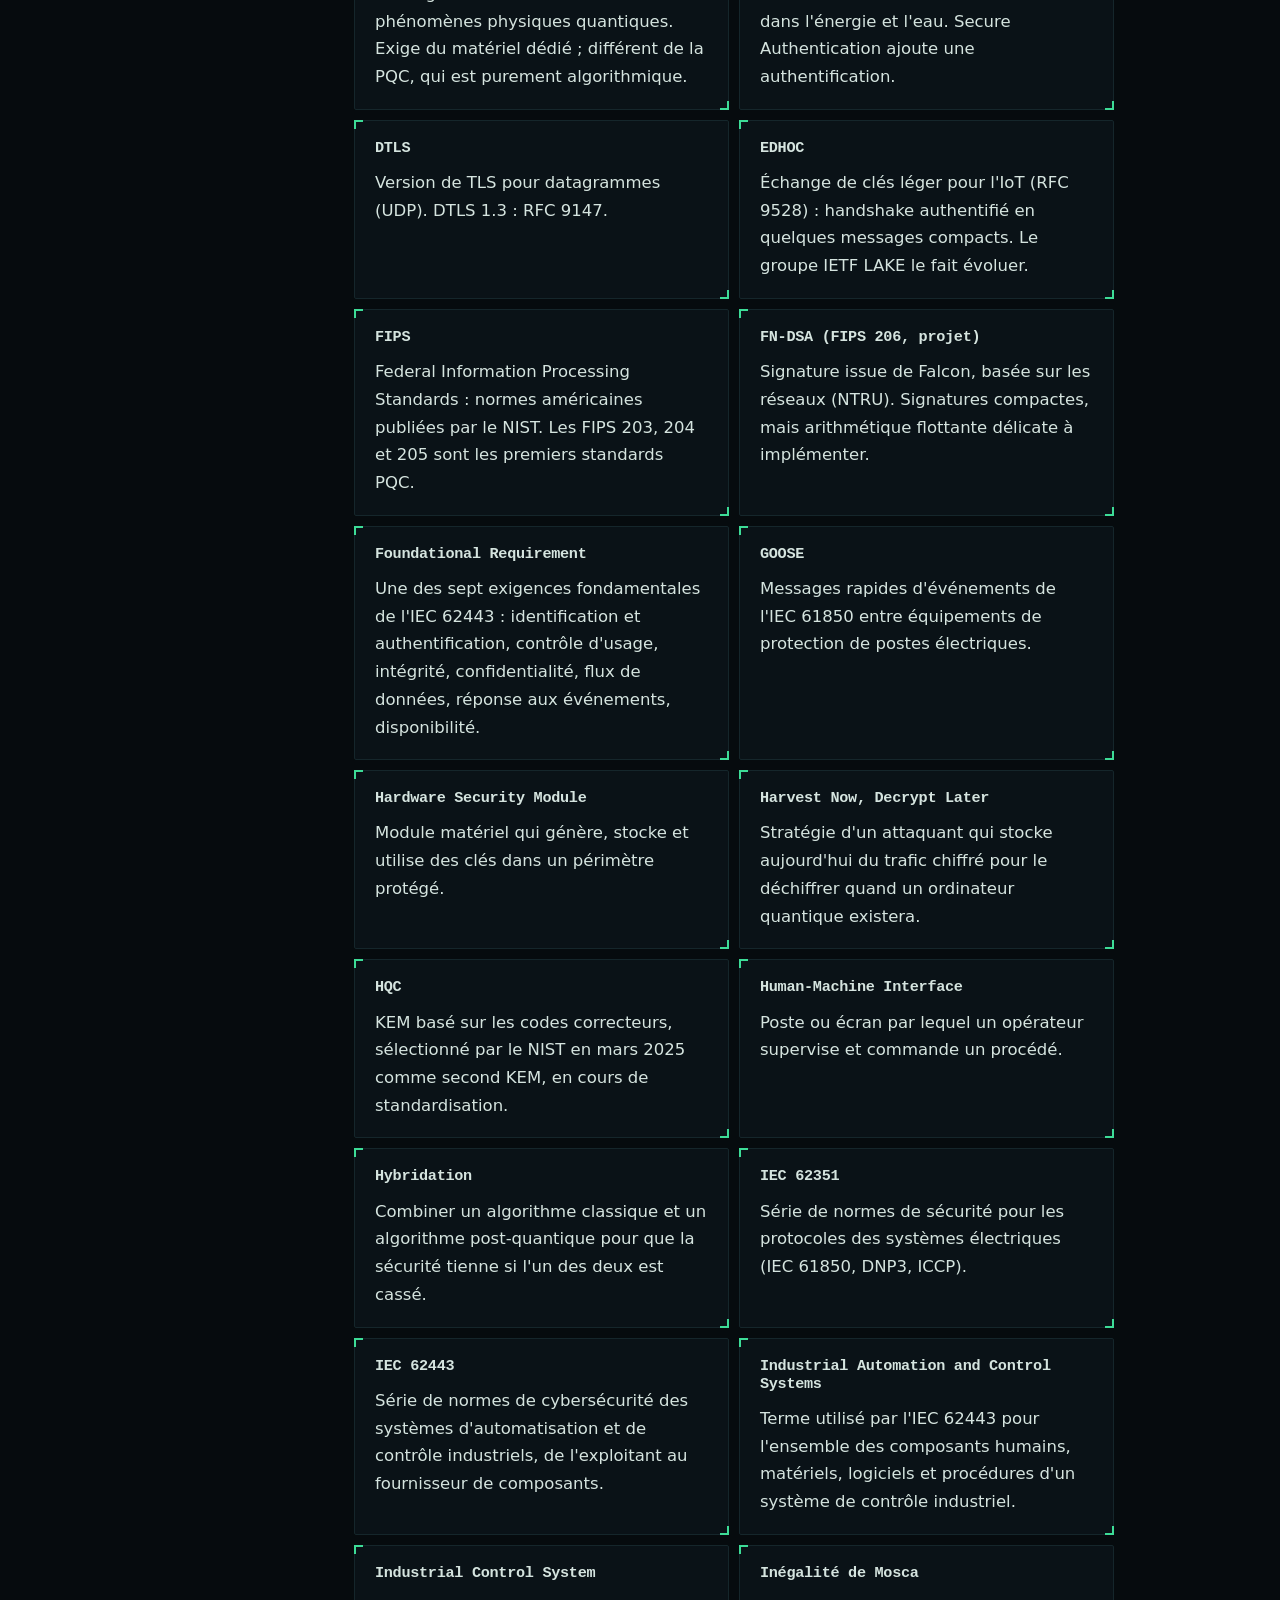
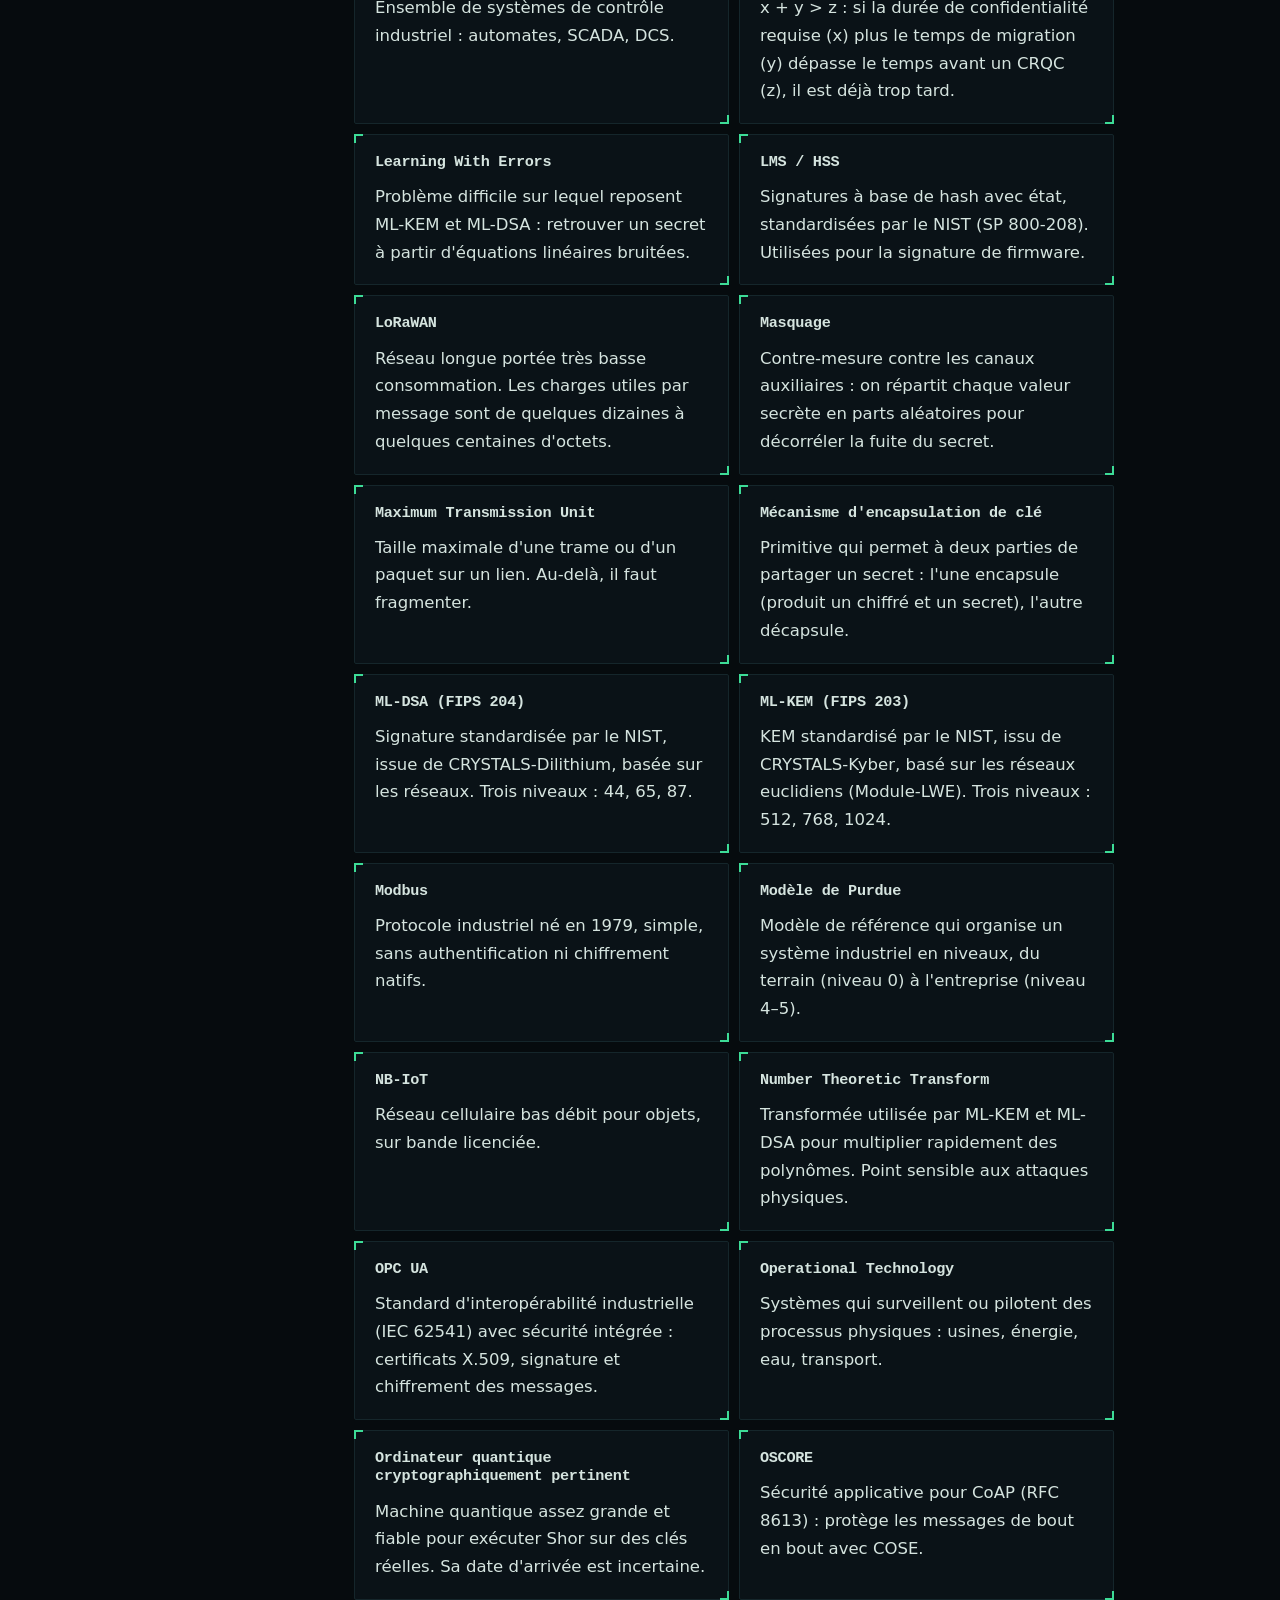
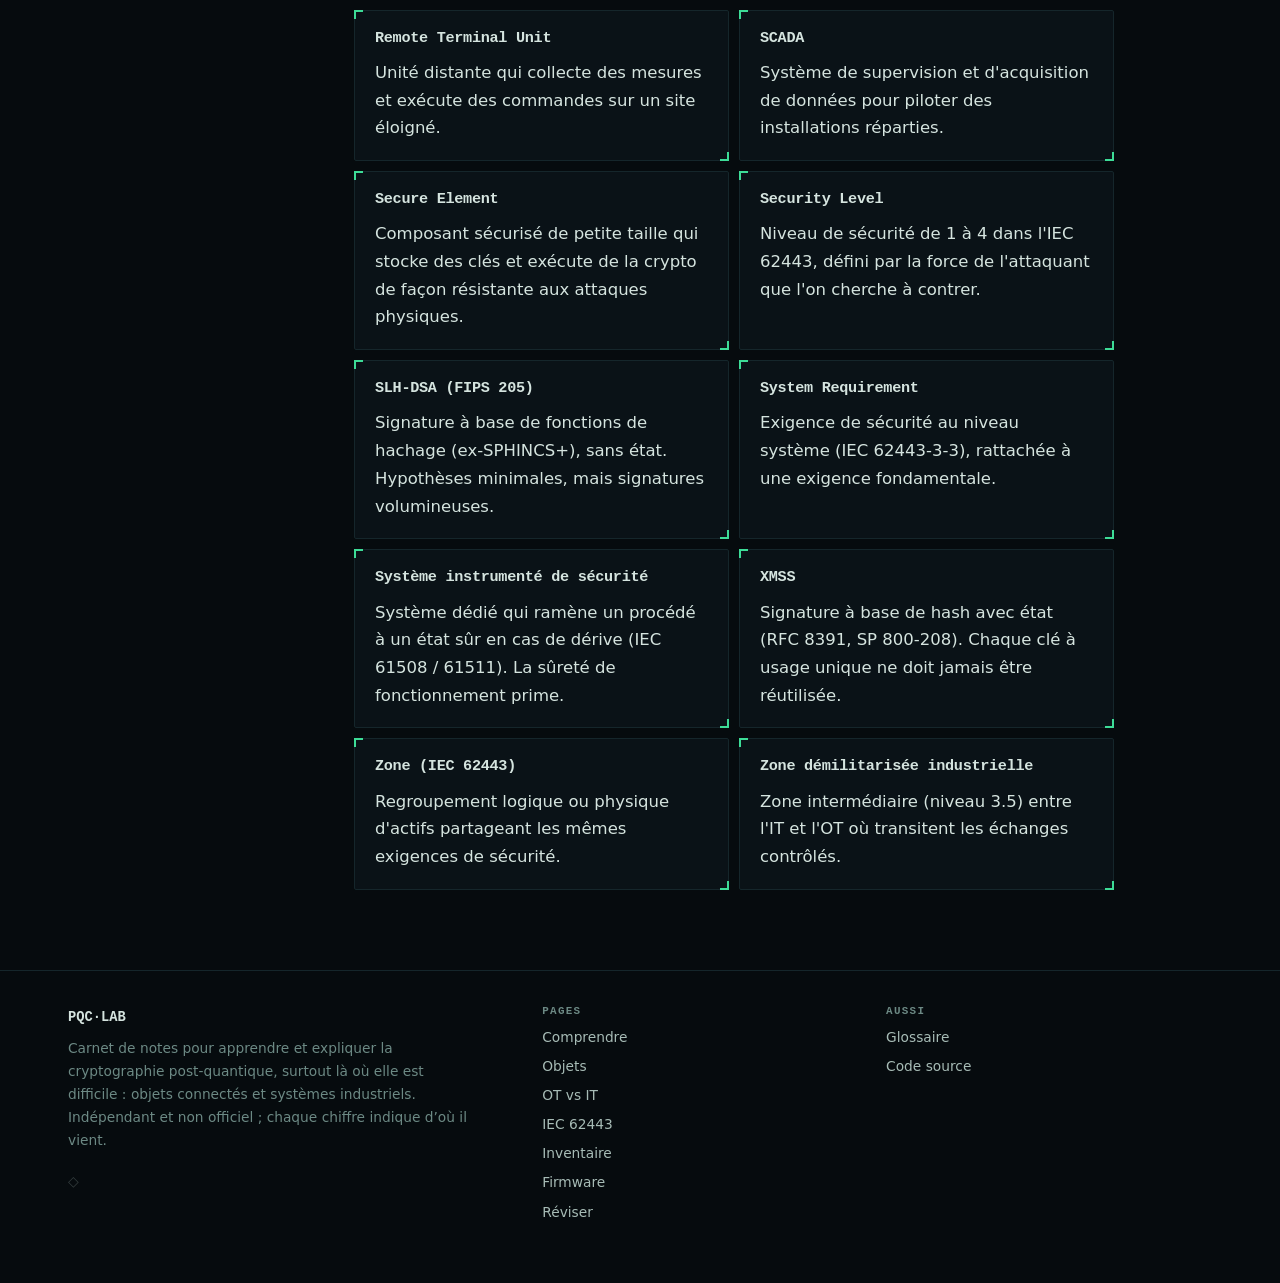
<file: reviser.html>
<!doctype html>
<html lang="fr">
<head>
<meta charset="utf-8">
<meta name="viewport" content="width=device-width, initial-scale=1, viewport-fit=cover">
<title>Réviser – PQC Lab</title>
<meta name="description" content="Fiches mémo, tous les chiffres clés sur une page et glossaire de la cryptographie post-quantique, des objets connectés et de l'IEC 62443.">
<meta name="theme-color" content="#060b0e">
<link rel="icon" type="image/svg+xml" href="assets/favicon.svg">
<link rel="icon" type="image/png" sizes="32x32" href="assets/icon-32.png">
<link rel="manifest" href="manifest.webmanifest">
<link rel="apple-touch-icon" href="assets/icon-180.png">
<script>(function(){var d=document.documentElement,t='dark';try{t=localStorage.getItem('pqc-theme')||'dark';}catch(e){}if(t==='light'||t==='dark')d.setAttribute('data-theme',t);})();</script>
<link rel="stylesheet" href="assets/site.css">
</head>
<body data-page="rev">
<a class="skip" href="#main">Aller au contenu</a>
<div id="site-header"></div>
<div id="site-sheet"></div>

<main id="main">
<div class="wrap">
  <header class="pagehead">
    <div class="crumbs"><a href="index.html">Accueil</a> / Réviser</div>
    <div class="eyebrow">Mémoriser et vérifier</div>
    <h1>Réviser</h1>
    <p class="lead">Trente-trois fiches pour vérifier ce que vous retenez, tous les chiffres clés sur une page, et un glossaire avec recherche.</p>
    <div class="cta"><button type="button" class="btn sec" onclick="window.print()">Imprimer ou enregistrer en PDF</button></div>
  </header>
</div>

<div class="wrap page has-toc">
<aside class="toc" id="toc" aria-label="Sommaire"></aside>
<article>
<div id="toc-m"></div>



<section>
<h2 id="fiches">1. Fiches mémo</h2>
<p>Cliquez sur « Voir la réponse », puis dites si vous la saviez. Votre progression est enregistrée dans ce navigateur uniquement.</p>
<div class="tool" id="flash" style="padding:16px">
  <div class="rowgap" style="justify-content:space-between;margin-bottom:6px">
    <div class="tabs" style="margin:0"><button type="button" data-f="all" aria-pressed="true">Toutes</button><button type="button" data-f="iot" aria-pressed="false">Objets</button><button type="button" data-f="ot" aria-pressed="false">OT</button><button type="button" data-f="iec" aria-pressed="false">IEC 62443</button><button type="button" data-f="inv" aria-pressed="false">Inventaire et firmware</button></div>
    <div class="rowgap"><span class="fl-stat"></span><button type="button" class="btn sec" id="fl-reset" style="min-height:38px;padding:0 14px">Remettre à zéro</button></div>
  </div>
  <div class="fl-list" style="display:grid;gap:10px;margin-top:12px"></div>
</div>
</section>

<section>
<h2 id="chiffres">2. Tous les chiffres sur une page</h2>
<div class="tw"><table style="min-width:640px">
<thead><tr><th>Donnée</th><th class="n">Valeur</th><th>Source</th></tr></thead>
<tbody>
<tr><td>Clé publique X25519 / ML-KEM-768</td><td class="n">32 / 1 184 o</td><td><span class="badge b-prim">IETF</span></td></tr>
<tr><td>Chiffré ML-KEM-768</td><td class="n">1 088 o</td><td><span class="badge b-prim">IETF</span></td></tr>
<tr><td>Signature Ed25519 / ML-DSA-65</td><td class="n">64 / 3 309 o</td><td><span class="badge b-prim">IETF</span></td></tr>
<tr><td>Signature FN-DSA-512 (projet)</td><td class="n">≈ 666 o</td><td><span class="badge b-sec">falcon-sign.info</span></td></tr>
<tr><td>Signature LMS H10/W8 ; clé publique</td><td class="n">1 452 ; 56 o</td><td><span class="badge b-prim">RFC 8554</span></td></tr>
<tr><td>Part TLS hybride client / serveur</td><td class="n">1 216 / 1 120 o</td><td><span class="badge b-sec">IETF, à confirmer</span></td></tr>
<tr><td>Charge utile 802.15.4 après MAC et AES-CCM</td><td class="n">81 o</td><td><span class="badge b-prim">RFC 4944</span></td></tr>
<tr><td>LoRaWAN EU868</td><td class="n">51 / 115 / 222 o</td><td><span class="badge b-sec">Semtech</span></td></tr>
<tr><td>EDHOC complet</td><td class="n">101 à 242 o</td><td><span class="badge b-prim">RFC 9528</span></td></tr>
<tr><td>ML-KEM-768 encapsulation (Cortex-M4)</td><td class="n">658 754 cycles</td><td><span class="badge b-prim">pqm4</span></td></tr>
<tr><td>ML-DSA-65 pile de signature : rapide / minimale</td><td class="n">≈ 67 / 6,5 KiB</td><td><span class="badge b-prim">pqm4</span></td></tr>
<tr><td>Classe 1 (RFC 7228)</td><td class="n">≈ 10 KiB RAM</td><td><span class="badge b-prim">RFC 7228</span></td></tr>
<tr><td>Durée de vie OT</td><td class="n">10–15, parfois &gt; 20 ans</td><td><span class="badge b-prim">NIST 800-82r3</span></td></tr>
<tr><td>Jalons UE</td><td class="n">2026 · 2030 · 2035</td><td><span class="badge b-prim">Commission</span></td></tr>
<tr><td>CRA : signalement ; application complète</td><td class="n">11/09/2026 ; 11/12/2027</td><td><span class="badge b-sec">EUR-Lex non lu</span></td></tr>
<tr><td>CRQC sous 10 ans (GRI 2025)</td><td class="n">28 à 49 %</td><td><span class="badge b-sec">synthèse</span></td></tr>
</tbody></table></div>
</section>

<section>
<h2 id="glossaire">3. Glossaire</h2>
<div id="glossary"><div class="search"><input type="search" placeholder="Rechercher un terme (KEM, Purdue, SR 4.3…)" aria-label="Rechercher dans le glossaire"><span class="gl-count sub" style="color:var(--fg-3)"></span></div><div class="gl-list"></div></div>
</section>

</article>
</div>
</main>

<div id="site-footer"></div>
<nav id="site-tabbar"></nav>
<script src="assets/glossary.js"></script>
<script src="assets/site.js"></script>
<script src="assets/tools.js"></script>
</body>
</html>
</file>
<file: assets/site.css>
/* PQC Lab : identité « carnet de cryptanalyste ».
   Fond sombre quadrillé comme un réseau de points, chasse fixe pour les titres et les données,
   angles marqués, aucune pastille arrondie. Thèmes : sombre (défaut), clair « papier », auto. */

:root{
  color-scheme:light;
  --bg:#eef1ea; --bg-elev:#f9faf5; --bg-sunk:#e4e9df; --bg-tint:#e9eee4;
  --fg:#0c1a19; --fg-2:#2c4440; --fg-3:#566e69;
  --line:#c9d3c8; --line-strong:#9fb1a8;
  --accent:#087a50; --accent-2:#0a6c93; --accent-ink:#f4fbf7; --accent-soft:rgba(8,122,80,.09);
  --amber:#865600; --red:#b3261e; --ok:#087a50;
  --dots:rgba(12,26,25,.10); --glow:none;
  --font:ui-sans-serif,system-ui,-apple-system,"Segoe UI",Roboto,"Helvetica Neue",Arial,sans-serif;
  --mono:ui-monospace,"Cascadia Code","SF Mono",Menlo,Consolas,"Liberation Mono",monospace;
  --header-h:56px;
}
:root[data-theme="dark"]{
  color-scheme:dark;
  --bg:#060b0e; --bg-elev:#0a1217; --bg-sunk:#070e12; --bg-tint:#09151a;
  --fg:#d5e4df; --fg-2:#a7bcb6; --fg-3:#6c8984;
  --line:#15262b; --line-strong:#23424a;
  --accent:#3ddc97; --accent-2:#4cc9f0; --accent-ink:#03140c; --accent-soft:rgba(61,220,151,.09);
  --amber:#f2b84b; --red:#ff7070; --ok:#3ddc97;
  --dots:rgba(61,220,151,.16); --glow:0 0 22px rgba(61,220,151,.30);
}
@media (prefers-color-scheme: dark){
  :root:not([data-theme="light"]){
    color-scheme:dark;
    --bg:#060b0e; --bg-elev:#0a1217; --bg-sunk:#070e12; --bg-tint:#09151a;
    --fg:#d5e4df; --fg-2:#a7bcb6; --fg-3:#6c8984;
    --line:#15262b; --line-strong:#23424a;
    --accent:#3ddc97; --accent-2:#4cc9f0; --accent-ink:#03140c; --accent-soft:rgba(61,220,151,.09);
    --amber:#f2b84b; --red:#ff7070; --ok:#3ddc97;
    --dots:rgba(61,220,151,.16); --glow:0 0 22px rgba(61,220,151,.30);
  }
}

/* ---------- Base ---------- */
*,*::before,*::after{box-sizing:border-box}
html{scroll-behavior:smooth;scroll-padding-top:calc(var(--header-h) + 18px);-webkit-text-size-adjust:100%}
body{margin:0;background:var(--bg);color:var(--fg);font:16.5px/1.68 var(--font);text-rendering:optimizeLegibility;
  padding-left:env(safe-area-inset-left);padding-right:env(safe-area-inset-right);position:relative;min-height:100vh}
/* Réseau de points : image d'un réseau euclidien, discrète, en fond fixe */
body::before{content:"";position:fixed;inset:0;z-index:-1;pointer-events:none;
  background-image:radial-gradient(circle at 1px 1px,var(--dots) 1.2px,transparent 1.6px);background-size:30px 30px;
  -webkit-mask-image:linear-gradient(to bottom,#000 0,#000 40%,transparent 100%);mask-image:linear-gradient(to bottom,#000 0,#000 40%,transparent 100%)}
@media (prefers-reduced-motion:reduce){html{scroll-behavior:auto}*,*::before,*::after{animation:none!important;transition:none!important}}
img,svg{max-width:100%}
a{color:var(--accent);text-underline-offset:3px;text-decoration-thickness:1px}
a:hover{text-decoration-thickness:2px}
:focus-visible{outline:2px solid var(--accent);outline-offset:2px}
::selection{background:var(--accent);color:var(--accent-ink)}
p,li,dd,dt,td,th,summary,figcaption{overflow-wrap:anywhere}
.skip{position:absolute;left:-999px;top:8px;background:var(--accent);color:var(--accent-ink);padding:8px 14px;z-index:100;font-family:var(--mono)}
.skip:focus{left:12px}
.sr{position:absolute;width:1px;height:1px;overflow:hidden;clip:rect(0 0 0 0);white-space:nowrap}
.mono{font-family:var(--mono);font-variant-numeric:tabular-nums}

/* ---------- Niveaux de lecture ---------- */
.lv2,.lv3{display:none}
body[data-level="2"] .lv2,body[data-level="3"] .lv2{display:revert}
body[data-level="3"] .lv3{display:revert}

/* ---------- En-tête ---------- */
.progress{position:fixed;left:0;top:0;height:2px;width:100%;transform-origin:0 0;transform:scaleX(0);background:var(--accent);box-shadow:var(--glow);z-index:60;pointer-events:none}
.hdr{position:sticky;top:0;z-index:50;height:var(--header-h);background:color-mix(in srgb,var(--bg) 88%,transparent);
  backdrop-filter:blur(10px);-webkit-backdrop-filter:blur(10px);border-bottom:1px solid var(--line)}
.hdr-in{max-width:1180px;margin:0 auto;height:100%;padding:0 18px;display:flex;align-items:center;gap:16px}
.brand{display:flex;align-items:center;gap:10px;text-decoration:none;color:var(--fg);font:700 .98rem var(--mono);letter-spacing:.04em;white-space:nowrap}
.brand svg{width:26px;height:26px;flex:none}
.brand .cur{display:inline-block;width:.55em;height:1em;background:var(--accent);margin-left:2px;animation:blink 1.1s steps(1) infinite;vertical-align:-.12em}
@keyframes blink{50%{opacity:0}}
.nav-d{display:none;gap:0;margin-left:10px}
.nav-d a{color:var(--fg-2);text-decoration:none;font:600 .78rem var(--mono);letter-spacing:.06em;text-transform:uppercase;padding:19px 12px 17px;border-bottom:2px solid transparent;white-space:nowrap}
.nav-d a:hover{color:var(--fg)}
.nav-d a[aria-current="page"]{color:var(--accent);border-bottom-color:var(--accent)}
.hdr-actions{margin-left:auto;display:flex;gap:8px;align-items:center}
.ibtn{appearance:none;border:1px solid var(--line-strong);background:transparent;color:var(--fg);height:36px;min-width:36px;border-radius:2px;
  display:inline-flex;align-items:center;justify-content:center;gap:8px;padding:0 11px;cursor:pointer;font:600 .74rem var(--mono);letter-spacing:.06em;text-transform:uppercase}
.ibtn:hover{border-color:var(--accent);color:var(--accent)}
.ibtn svg{width:17px;height:17px}
.ibtn .lbl{display:none}
@media (min-width:560px){.ibtn .lbl{display:inline}}
@media (min-width:1200px){.nav-d{display:flex}.menu-btn{display:none}}

.panel{position:absolute;right:max(12px,calc(50% - 578px));top:calc(var(--header-h) + 6px);width:min(340px,calc(100vw - 24px));
  background:var(--bg-elev);border:1px solid var(--line-strong);border-radius:2px;padding:16px;display:none;z-index:70;box-shadow:0 18px 40px rgba(0,0,0,.35)}
.panel.open{display:block}
.panel h4{margin:0 0 8px;font:700 .7rem var(--mono);letter-spacing:.1em;text-transform:uppercase;color:var(--fg-3)}
.panel h4::before{content:"// ";color:var(--accent)}
.panel .grp+.grp{margin-top:16px}
.seg{display:grid;grid-auto-flow:column;grid-auto-columns:1fr;border:1px solid var(--line-strong);border-radius:2px}
.seg button{appearance:none;border:0;border-right:1px solid var(--line-strong);background:transparent;color:var(--fg-2);font:600 .76rem var(--mono);letter-spacing:.04em;padding:9px 6px;cursor:pointer;min-height:40px}
.seg button:last-child{border-right:0}
.seg button[aria-pressed="true"]{background:var(--accent);color:var(--accent-ink)}
.panel p{margin:8px 0 0;font-size:.8rem;color:var(--fg-3);line-height:1.45}

.sheet{position:fixed;inset:var(--header-h) 0 0 0;background:var(--bg);z-index:45;padding:10px 18px 90px;overflow:auto;display:none}
.sheet.open{display:block}
.sheet a{display:flex;align-items:baseline;justify-content:space-between;gap:12px;padding:15px 2px;border-bottom:1px solid var(--line);color:var(--fg);text-decoration:none;font:700 1rem var(--mono)}
.sheet a::before{content:"> ";color:var(--accent)}
.sheet a span{font:400 .82rem var(--font);color:var(--fg-3);margin-left:auto}
.sheet a[aria-current="page"]{color:var(--accent)}

.tabbar{position:fixed;left:0;right:0;bottom:0;z-index:48;display:grid;grid-template-columns:repeat(5,1fr);background:color-mix(in srgb,var(--bg) 92%,transparent);
  backdrop-filter:blur(10px);-webkit-backdrop-filter:blur(10px);border-top:1px solid var(--line);padding-bottom:env(safe-area-inset-bottom)}
.tabbar a{display:flex;flex-direction:column;align-items:center;gap:3px;padding:8px 2px 7px;color:var(--fg-3);text-decoration:none;font:600 .6rem var(--mono);letter-spacing:.05em;text-transform:uppercase;min-height:54px;border-top:2px solid transparent}
.tabbar svg{width:21px;height:21px}
.tabbar a[aria-current="page"]{color:var(--accent);border-top-color:var(--accent)}
@media (min-width:1020px){.tabbar{display:none}}
body{padding-bottom:64px}
@media (min-width:1020px){body{padding-bottom:0}}

/* ---------- Mise en page ---------- */
.wrap{max-width:1180px;margin:0 auto;padding:0 18px}
.page{display:grid;grid-template-columns:minmax(0,1fr);gap:0 56px}
@media (min-width:1020px){.page.has-toc{grid-template-columns:230px minmax(0,1fr)}}
.toc{display:none}
@media (min-width:1020px){.toc{display:block;position:sticky;top:calc(var(--header-h) + 28px);align-self:start;max-height:calc(100vh - var(--header-h) - 56px);overflow:auto;padding-bottom:20px}}
.toc h4{margin:0 0 10px;font:700 .7rem var(--mono);letter-spacing:.1em;text-transform:uppercase;color:var(--fg-3)}
.toc h4::before{content:"// ";color:var(--accent)}
.toc a{display:block;color:var(--fg-3);text-decoration:none;font-size:.88rem;padding:6px 0;line-height:1.35}
.toc a:hover{color:var(--fg)}
.toc a[aria-current="true"]{color:var(--accent);font-weight:600}
.toc a[aria-current="true"]::before{content:"› "}
.toc-m{margin:14px 0 4px}
@media (min-width:1020px){.toc-m{display:none}}
.toc-m summary{font:700 .8rem var(--mono);letter-spacing:.06em;text-transform:uppercase}
.toc-m a{display:block;padding:9px 2px;color:var(--fg-2);text-decoration:none;border-bottom:1px solid var(--line);font-size:.95rem}

article{max-width:760px;min-width:0}
article.wide{max-width:none}
h1,h2,h3,h4{line-height:1.2;margin:0;font-family:var(--mono);font-weight:700;letter-spacing:-.02em}
h1{font-size:clamp(1.85rem,5.4vw,3rem);letter-spacing:-.03em}
h2{font-size:clamp(1.25rem,3vw,1.6rem);margin:64px 0 12px;padding-top:18px;position:relative;border-top:1px solid var(--line)}
h2::before{content:"//";color:var(--accent);margin-right:.5em;font-weight:400}
h3{font-size:1.05rem;margin:30px 0 8px}
h3::before{content:"› ";color:var(--accent)}
h4{font-size:.95rem;margin:18px 0 6px}
h2 .anchor,h3 .anchor{opacity:0;position:absolute;left:-1.4em;color:var(--fg-3);text-decoration:none;font-weight:400}
h2:hover .anchor,h3:hover .anchor{opacity:1}
@media (max-width:1019px){h2 .anchor,h3 .anchor{display:none}}
.eyebrow{font:700 .74rem var(--mono);letter-spacing:.14em;text-transform:uppercase;color:var(--accent)}
.eyebrow::before{content:"> "}
.lead{font-size:1.14rem;color:var(--fg-2);line-height:1.6;margin:16px 0 0;max-width:62ch}
.meta{display:flex;flex-wrap:wrap;gap:4px 18px;color:var(--fg-3);font:400 .76rem var(--mono);margin-top:18px}
p{margin:12px 0}
ul,ol{padding-left:1.25em;margin:10px 0}
li{margin:6px 0}
li::marker{color:var(--accent)}
strong{font-weight:700;color:var(--fg)}
code{font-family:var(--mono);font-size:.86em;background:var(--bg-sunk);border:1px solid var(--line);padding:1px 6px;border-radius:2px}
hr{border:0;border-top:1px solid var(--line);margin:40px 0}

/* ---------- Hero et terminal ---------- */
.hero{position:relative;overflow:hidden;border-bottom:1px solid var(--line)}
.hero-in{max-width:1180px;margin:0 auto;padding:44px 18px 40px;position:relative}
@media (min-width:900px){.hero-in{padding:72px 18px 64px;display:grid;grid-template-columns:minmax(0,1.05fr) minmax(0,1fr);gap:48px;align-items:center}}
.hero h1{max-width:15ch}
.hero .lead{max-width:50ch}
.cta{display:flex;flex-wrap:wrap;gap:10px;margin-top:26px}
.btn{appearance:none;display:inline-flex;align-items:center;justify-content:center;gap:8px;min-height:44px;padding:0 18px;border-radius:2px;background:var(--accent);color:var(--accent-ink);
  border:1px solid var(--accent);font:700 .78rem var(--mono);letter-spacing:.08em;text-transform:uppercase;text-decoration:none;cursor:pointer}
.btn:hover{box-shadow:var(--glow);text-decoration:none}
.btn.sec{background:transparent;color:var(--fg);border-color:var(--line-strong)}
.btn.sec:hover{border-color:var(--accent);color:var(--accent);box-shadow:none}
.term{border:1px solid var(--line-strong);background:var(--bg-sunk);border-radius:2px;margin-top:30px;box-shadow:0 0 0 1px var(--line),var(--glow)}
@media (min-width:900px){.term{margin-top:0}}
.term-bar{display:flex;align-items:center;gap:6px;padding:8px 12px;border-bottom:1px solid var(--line);font:400 .7rem var(--mono);color:var(--fg-3)}
.term-bar i{width:8px;height:8px;border:1px solid var(--line-strong);display:inline-block}
.term-bar span{margin-left:8px}
.term pre{margin:0;padding:16px 16px 18px;font:400 .8rem/1.75 var(--mono);color:var(--fg-2);overflow-x:auto;white-space:pre}
.term .p{color:var(--accent)}.term .d{color:var(--fg-3)}.term .k{color:var(--accent-2)}.term .w{color:var(--amber)}.term .g{color:var(--fg)}
.term .cur{display:inline-block;width:.55em;height:1em;background:var(--accent);vertical-align:-.15em;animation:blink 1.1s steps(1) infinite}
.pagehead{padding:44px 0 6px}
@media (min-width:760px){.pagehead{padding:66px 0 10px}}
.crumbs{font:400 .78rem var(--mono);color:var(--fg-3);margin-bottom:14px}
.crumbs a{color:var(--fg-3);text-decoration:none}
.crumbs a:hover{color:var(--accent)}

/* ---------- Panneaux ---------- */
.grid{display:grid;gap:14px}
.g2{grid-template-columns:repeat(auto-fit,minmax(min(100%,300px),1fr))}
.g3{grid-template-columns:repeat(auto-fit,minmax(min(100%,240px),1fr))}
.g4{grid-template-columns:repeat(auto-fit,minmax(min(100%,200px),1fr))}
.card{position:relative;background:var(--bg-elev);border:1px solid var(--line);border-radius:2px;padding:18px 20px}
.card::before,.card::after{content:"";position:absolute;width:9px;height:9px;pointer-events:none;border:0 solid var(--accent)}
.card::before{left:-1px;top:-1px;border-left-width:2px;border-top-width:2px}
.card::after{right:-1px;bottom:-1px;border-right-width:2px;border-bottom-width:2px}
.card h3,.card h4{margin-top:0}
.card h3::before{content:""}
.card p:first-child{margin-top:0}
.card p:last-child{margin-bottom:0}
a.card{display:block;color:inherit;text-decoration:none;transition:border-color .15s,background .15s}
a.card:hover{border-color:var(--accent);background:var(--bg-tint)}
a.card .go{display:inline-block;font:700 .74rem var(--mono);letter-spacing:.08em;text-transform:uppercase;color:var(--accent);margin-top:10px}
.stat{font:700 2rem/1.05 var(--mono);letter-spacing:-.03em;color:var(--accent);font-variant-numeric:tabular-nums;text-shadow:var(--glow);overflow-wrap:anywhere}
.stat small{font-size:.8rem;font-weight:400;color:var(--fg-3);letter-spacing:0;margin-left:5px;text-shadow:none}
.stat-l{color:var(--fg-2);font-size:.9rem;margin-top:8px;line-height:1.5}
.kv{display:grid;grid-template-columns:auto 1fr;gap:6px 16px;margin:0}
.kv dt{color:var(--fg-3);font:400 .8rem var(--mono)}
.kv dd{margin:0;font-weight:500}

/* Encadrés : un filet fin au-dessus et une étiquette de journal. Ni fond, ni bande latérale. */
.note{border:0;border-top:1px solid var(--accent);padding:12px 0 0;margin:26px 0;background:none}
.note .nt{font:700 .7rem var(--mono);letter-spacing:.12em;text-transform:uppercase;margin-bottom:6px;color:var(--accent)}
.note .nt::before{content:"// "}
.note p{margin:6px 0}
.note.dire{border-top-color:var(--accent-2)}.note.dire .nt{color:var(--accent-2)}
.note.piege{border-top-color:var(--amber)}.note.piege .nt{color:var(--amber)}
.note.verif{border-top-color:var(--red)}.note.verif .nt{color:var(--red)}

/* Indicateurs de fiabilité : texte de journal, pas de pastille */
.badge{display:inline;font:400 .72rem var(--mono);letter-spacing:.02em;white-space:nowrap;padding:0;background:none;border-radius:0;vertical-align:baseline;margin:0 .15em}
.badge::before{content:"["}.badge::after{content:"]"}
.b-prim{color:var(--accent)}.b-sec{color:var(--amber)}.b-ver{color:var(--red)}.b-info{color:var(--accent-2)}
.chip{display:inline-block;font:600 .7rem var(--mono);letter-spacing:.06em;text-transform:uppercase;background:none;padding:0;white-space:nowrap}
.chip::before{content:"■ "}
.k1{color:var(--accent-2)}.k2{color:#c19bff}.k3{color:var(--amber)}.k4{color:var(--accent)}.k5{color:#ff8fb8}.k0{color:var(--fg-3)}
:root:not([data-theme="dark"]) .k2{color:#5b34a3}
:root:not([data-theme="dark"]) .k5{color:#a8285f}
.src{font:400 .74rem var(--mono);color:var(--fg-3);text-decoration:none;border:0;padding:0;margin-left:.3em;white-space:nowrap}
.src::before{content:"↗ "}
.src:hover{color:var(--accent);text-decoration:underline}

abbr.g{text-decoration:underline dotted var(--accent);text-underline-offset:3px;cursor:help;border:0}
.tip{position:fixed;z-index:90;max-width:min(320px,calc(100vw - 24px));background:var(--bg-elev);color:var(--fg);border:1px solid var(--accent);padding:10px 12px;border-radius:2px;
  font-size:.84rem;line-height:1.45;box-shadow:0 12px 32px rgba(0,0,0,.45);pointer-events:none;display:none}
.tip b{display:block;margin-bottom:3px;font:700 .78rem var(--mono);color:var(--accent)}

/* Tableaux */
.tw{overflow-x:auto;-webkit-overflow-scrolling:touch;border:1px solid var(--line);background:var(--bg-elev);margin:18px 0;border-radius:2px}
table{width:100%;border-collapse:collapse;font-size:.9rem}
th,td{text-align:left;vertical-align:top;padding:10px 14px;border-bottom:1px solid var(--line)}
tr:last-child td{border-bottom:0}
thead th{background:var(--bg-sunk);color:var(--fg-3);font:700 .68rem var(--mono);letter-spacing:.08em;text-transform:uppercase;white-space:nowrap}
td.n,th.n{text-align:right;font-variant-numeric:tabular-nums;font-family:var(--mono);font-size:.84rem}
tbody tr:hover{background:var(--bg-tint)}
td:first-child{font-weight:600}
caption{caption-side:bottom;text-align:left;color:var(--fg-3);font-size:.78rem;padding:10px 14px}

/* Détails */
details{background:var(--bg-elev);border:1px solid var(--line);border-radius:2px;padding:0 16px;margin:10px 0}
summary{cursor:pointer;padding:13px 0;font:700 .92rem var(--mono);list-style:none;display:flex;justify-content:space-between;gap:14px;align-items:center}
summary::-webkit-details-marker{display:none}
summary::after{content:"[+]";color:var(--accent);font-weight:400;flex:none}
details[open] summary::after{content:"[–]"}
details>*:not(summary){margin-bottom:14px}

/* Onglets */
.tabs{display:flex;gap:0;overflow-x:auto;scrollbar-width:none;margin:18px 0 12px;border-bottom:1px solid var(--line)}
.tabs::-webkit-scrollbar{display:none}
.tabs button{flex:none;appearance:none;border:0;border-bottom:2px solid transparent;background:transparent;color:var(--fg-3);font:700 .76rem var(--mono);letter-spacing:.06em;text-transform:uppercase;
  padding:11px 16px;min-height:44px;cursor:pointer;margin-bottom:-1px}
.tabs button:hover{color:var(--fg)}
.tabs button[aria-selected="true"],.tabs button[aria-pressed="true"]{color:var(--accent);border-bottom-color:var(--accent);background:var(--accent-soft)}
.tabpanel[hidden]{display:none}

/* Outils : fenêtres de terminal */
.tool{position:relative;background:var(--bg-elev);border:1px solid var(--line-strong);border-radius:2px;padding:0 20px 20px;margin:24px 0}
.tool-h{display:flex;flex-wrap:wrap;gap:4px 12px;align-items:baseline;justify-content:space-between;margin:0 -20px 14px;padding:10px 20px;background:var(--bg-sunk);border-bottom:1px solid var(--line)}
.tool-h h3{margin:0;font-size:.92rem}
.tool-h h3::before{content:"$ ";color:var(--accent)}
.tool-h .tag{font:400 .68rem var(--mono);letter-spacing:.1em;text-transform:uppercase;color:var(--fg-3)}
.tool-h .tag::before{content:"["}.tool-h .tag::after{content:"]"}
.ctl{display:grid;gap:14px;margin:16px 0;grid-template-columns:repeat(auto-fit,minmax(min(100%,220px),1fr))}
.ctl label{display:block;font:700 .68rem var(--mono);letter-spacing:.08em;text-transform:uppercase;color:var(--fg-3);margin-bottom:6px}
select,input[type="number"],input[type="search"],input[type="text"],input[type="password"]{width:100%;min-height:46px;border-radius:2px;border:1px solid var(--line-strong);background:var(--bg);color:var(--fg);padding:0 12px;font:500 .95rem var(--mono)}
select:focus,input:focus{border-color:var(--accent);outline:none;box-shadow:0 0 0 1px var(--accent)}
input[type="range"]{width:100%;accent-color:var(--accent);height:28px}
.out{display:grid;gap:10px;grid-template-columns:repeat(auto-fit,minmax(min(100%,130px),1fr));margin-top:14px}
.out .cell{background:var(--bg-sunk);border:1px solid var(--line);border-radius:2px;padding:12px 14px}
.out .cell b{display:block;font:700 1.4rem/1.1 var(--mono);letter-spacing:-.02em;font-variant-numeric:tabular-nums;color:var(--accent)}
.out .cell span{font-size:.76rem;color:var(--fg-3)}
.bars{display:grid;gap:9px;margin-top:16px}
.bar-row{display:grid;grid-template-columns:minmax(96px,150px) 1fr auto;gap:10px;align-items:center;font-size:.84rem}
.bar-row .nm{color:var(--fg-2);font-weight:600}
.bar-row .tr{height:10px;background:var(--bg-sunk);border:1px solid var(--line)}
.bar-row .fl{display:block;height:100%;background:var(--accent);min-width:2px;transition:width .35s cubic-bezier(.2,.7,.2,1)}
.bar-row .fl.pq{background:var(--accent-2)}
.bar-row .v{font:600 .78rem var(--mono);color:var(--fg-2);min-width:78px;text-align:right}
.verdict{margin-top:14px;border:1px solid var(--line-strong);padding:12px 16px;font:600 .88rem/1.5 var(--mono);background:var(--bg-sunk)}
.verdict.ok{border-color:var(--accent);color:var(--accent)}
.verdict.bad{border-color:var(--red);color:var(--red)}
.verdict.mid{border-color:var(--amber);color:var(--amber)}
.legend{display:flex;flex-wrap:wrap;gap:6px 16px;font:400 .74rem var(--mono);color:var(--fg-3);margin-top:10px}
.legend i{display:inline-block;width:10px;height:10px;margin-right:6px;vertical-align:-1px}

.fig{margin:22px 0}
.fig svg{width:100%;height:auto;display:block}
figcaption{color:var(--fg-3);font-size:.82rem;margin-top:8px}

.steps{counter-reset:s;list-style:none;padding:0;margin:18px 0}
.steps li{counter-increment:s;position:relative;padding:0 0 22px 54px;margin:0}
.steps li::before{content:counter(s,decimal-leading-zero);position:absolute;left:0;top:0;width:38px;height:30px;border:1px solid var(--accent);color:var(--accent);font:700 .8rem var(--mono);display:grid;place-items:center}
.steps li::after{content:"";position:absolute;left:19px;top:34px;bottom:4px;width:1px;background:var(--line-strong)}
.steps li:last-child::after{display:none}
.steps b{display:block;margin-bottom:2px;font-family:var(--mono)}

.fc{position:relative;border:1px solid var(--line);border-radius:2px;background:var(--bg-elev);padding:16px 18px}
.fc .q{font:700 .95rem/1.45 var(--mono)}
.fc .a{display:none;margin-top:12px;padding-top:12px;border-top:1px dashed var(--line-strong);color:var(--fg-2)}
.fc.open .a{display:block}
.fc .row{display:flex;gap:8px;margin-top:14px;flex-wrap:wrap}

/* Pied de page */
.ftr{border-top:1px solid var(--line);margin-top:80px;padding:34px 0 56px;color:var(--fg-3);font-size:.86rem}
.ftr-in{max-width:1180px;margin:0 auto;padding:0 18px;display:grid;gap:18px}
@media (min-width:760px){.ftr-in{grid-template-columns:1.4fr 1fr 1fr}}
.ftr a{color:var(--fg-2);text-decoration:none;display:block;padding:3px 0}
.ftr a:hover{color:var(--accent)}
.ftr h5{margin:0 0 6px;font:700 .68rem var(--mono);letter-spacing:.12em;text-transform:uppercase;color:var(--fg-3)}
.ftr .vault{display:inline-block;margin-top:14px;opacity:.28;font:400 .9rem var(--mono);letter-spacing:.2em;padding:6px 8px 6px 0}
.ftr .vault:hover{opacity:1;color:var(--accent)}
.totop{position:fixed;right:max(14px,env(safe-area-inset-right));bottom:calc(74px + env(safe-area-inset-bottom));width:42px;height:42px;border-radius:2px;border:1px solid var(--line-strong);
  background:var(--bg-elev);color:var(--accent);cursor:pointer;display:none;place-items:center;z-index:40}
.totop.show{display:grid}
.totop svg{width:19px;height:19px}
@media (min-width:1020px){.totop{bottom:22px}}

/* ---------- Composants d'outils ---------- */
.purdue{display:grid;gap:14px;grid-template-columns:minmax(0,1fr);margin-top:14px}
@media (min-width:760px){.purdue{grid-template-columns:300px minmax(0,1fr)}}
.pl{display:grid;gap:6px;align-content:start}
.plv{appearance:none;border:1px solid var(--line);border-radius:2px;padding:11px 14px;text-align:left;cursor:pointer;background:var(--bg-elev);
  display:flex;flex-direction:column;gap:1px;color:var(--fg);font:inherit;min-height:56px}
.plv .pn{font:700 .66rem var(--mono);letter-spacing:.1em;text-transform:uppercase;color:var(--fg-3)}
.plv .pt{font-weight:600;font-size:.92rem}
.plv .pn::before{content:"■ "}
.plv.k1 .pn{color:var(--accent-2)}.plv.k2 .pn{color:#c19bff}.plv.k3 .pn{color:var(--amber)}.plv.k4 .pn{color:var(--accent)}.plv.k5 .pn{color:#ff8fb8}.plv.k0 .pn{color:var(--fg-3)}
.plv[aria-pressed="true"]{background:var(--accent-soft);border-color:var(--accent)}
.pd{background:var(--bg-sunk);border:1px solid var(--line);border-radius:2px;padding:18px 20px}
.pd .kv{grid-template-columns:110px 1fr}
@media (max-width:520px){.pd .kv{grid-template-columns:1fr}.pd .kv dt{margin-top:8px}}
.im{display:grid;gap:14px;margin-top:14px}
@media (min-width:900px){.im{grid-template-columns:minmax(0,1.25fr) minmax(0,1fr)}}
.im-list{display:grid;gap:12px;grid-template-columns:repeat(auto-fit,minmax(140px,1fr));align-content:start}
.im-col h5{margin:0 0 6px;font:700 .66rem var(--mono);letter-spacing:.1em;text-transform:uppercase;color:var(--fg-3)}
.imb{appearance:none;display:block;width:100%;text-align:left;border:1px solid var(--line);background:var(--bg-elev);color:var(--fg);font:600 .82rem var(--mono);
  padding:9px 12px;border-radius:2px;margin-bottom:6px;cursor:pointer;min-height:42px}
.imb:hover{border-color:var(--accent)}
.imb[aria-pressed="true"]{background:var(--accent);border-color:var(--accent);color:var(--accent-ink)}
.im-det{background:var(--bg-sunk);border:1px solid var(--line);border-radius:2px;padding:18px 20px;align-self:start}
.sl-picker .seg{margin:12px 0}
.sl-out{background:var(--bg-sunk);border:1px solid var(--line);border-radius:2px;padding:16px 18px}
.mtrack,.ltrack{position:relative;height:30px;background:var(--bg-sunk);border:1px solid var(--line-strong);margin:18px 0 8px}
.mtrack .seg-y,.mtrack .seg-x{position:absolute;top:0;height:100%}
.mtrack .seg-y{left:0;background:var(--accent-2)}
.mtrack .seg-x{background:var(--accent)}
.mmark{position:absolute;top:-8px;bottom:-8px;width:3px;background:var(--red);transform:translateX(-1px)}
.mmark span{position:absolute;top:-20px;left:50%;transform:translateX(-50%);font:700 .72rem var(--mono);color:var(--red)}
.ltrack .lbar{position:absolute;top:5px;bottom:5px;background:var(--accent-2)}
.lmark{position:absolute;top:-8px;bottom:-8px;width:2px;background:var(--fg-3)}
.lmark span{position:absolute;top:-20px;left:50%;transform:translateX(-50%);font:700 .72rem var(--mono);color:var(--fg-3)}
.axis{display:flex;justify-content:space-between;font:400 .72rem var(--mono);color:var(--fg-3)}
.pill-row{display:flex;flex-wrap:wrap;gap:8px;margin-top:6px}
.pill-row button{appearance:none;border:1px solid var(--line-strong);background:transparent;color:var(--fg-2);font:600 .76rem var(--mono);padding:7px 13px;border-radius:2px;cursor:pointer;min-height:38px}
.pill-row button:hover{border-color:var(--accent);color:var(--accent)}

/* Agenda (créneaux horaires) */
.slots{list-style:none;margin:0;padding:0}
.slot{display:grid;grid-template-columns:58px minmax(0,1fr);gap:12px;padding:13px 0;border-bottom:1px solid var(--line)}
.slot[hidden]{display:none}
.slot time{font:700 .9rem var(--mono);color:var(--accent)}
.slot .t{font-weight:600;display:block}
.slot .w{display:block;color:var(--fg-3);font-size:.86rem;margin-top:2px}
.slot .chip{margin-top:6px}
.slot.now{background:var(--accent-soft);padding-left:12px;margin:0 -12px;padding-right:12px}
.day[hidden]{display:none}
.empty{display:none;color:var(--fg-3)}
.filters{display:flex;gap:0;overflow-x:auto;scrollbar-width:none;margin:6px 0 10px;border:1px solid var(--line-strong);width:max-content;max-width:100%}
.filters::-webkit-scrollbar{display:none}
.filters button{flex:none;appearance:none;border:0;border-right:1px solid var(--line-strong);background:transparent;color:var(--fg-3);font:600 .72rem var(--mono);letter-spacing:.04em;padding:6px 13px;min-height:36px;cursor:pointer}
.filters button:last-child{border-right:0}
.filters button[aria-pressed="true"]{background:var(--accent);color:var(--accent-ink)}

.zc{display:grid;gap:10px;margin:18px 0;grid-template-columns:minmax(0,1fr)}
@media (min-width:760px){.zc{grid-template-columns:minmax(0,1fr) 74px minmax(0,1fr) 74px minmax(0,1fr)}}
.zone{border:1px solid var(--accent);border-radius:2px;padding:14px 16px;background:var(--bg-elev)}
.zone h4{margin:0 0 4px}
.zone .sltag{float:right}
.zone ul{margin:6px 0 0;padding-left:1.1em;font-size:.88rem;color:var(--fg-2)}
.cdt{display:flex;align-items:center;justify-content:center;flex-direction:column;gap:4px;color:var(--accent-2);font:700 .64rem var(--mono);letter-spacing:.06em;text-transform:uppercase;text-align:center}
.cdt i{display:block;width:100%;height:0;border-top:2px dashed var(--accent-2)}
@media (max-width:759px){.cdt{flex-direction:row;padding:2px 0}.cdt i{width:0;height:26px;border-top:0;border-left:2px dashed var(--accent-2)}}

.cols2{display:grid;gap:14px;grid-template-columns:repeat(auto-fit,minmax(min(100%,300px),1fr))}
.gl-list{display:grid;gap:10px;grid-template-columns:repeat(auto-fit,minmax(min(100%,300px),1fr));margin-top:14px}
.gl-list .card{margin:0}
.search{display:flex;gap:10px;align-items:center;flex-wrap:wrap}
.search input{flex:1;min-width:200px}
.rowgap{display:flex;flex-wrap:wrap;gap:8px;align-items:center}
.fl-stat{font:700 .8rem var(--mono);color:var(--accent)}
.src-list{columns:1;font-size:.9rem;list-style:none;padding:0}
.src-list li{break-inside:avoid;margin:8px 0;padding-left:1.2em;position:relative}
.src-list li::before{content:"›";position:absolute;left:0;color:var(--accent)}
@media (min-width:760px){.src-list.two{columns:2;column-gap:36px}}

/* Connexion à l'espace privé */
.login{max-width:420px;margin:48px auto}
.login form{display:grid;gap:14px;margin-top:18px}
.login label{display:block;font:700 .68rem var(--mono);letter-spacing:.1em;text-transform:uppercase;color:var(--fg-3);margin-bottom:6px}
.login .err{min-height:1.4em;font:600 .82rem var(--mono);color:var(--red);margin:0}
.lock-bar{display:flex;justify-content:space-between;align-items:center;gap:12px;flex-wrap:wrap;margin:8px 0 0}

/* Impression */
@media print{
  :root{--bg:#fff;--bg-elev:#fff;--fg:#000;--fg-2:#222;--fg-3:#555;--line:#bbb;--line-strong:#888;--accent:#000;--accent-2:#000;--amber:#000;--red:#000}
  .hdr,.tabbar,.progress,.totop,.toc,.toc-m,.panel,.sheet,.cta,.tool .ctl,.ftr .vault{display:none!important}
  body::before{display:none}
  body{background:#fff;color:#000;font-size:11pt;padding:0}
  .lv2,.lv3{display:revert!important}
  .card,.tool,.note,details{break-inside:avoid}
  details>*{display:block!important}
  a{color:#000}
  .page,.page.has-toc{display:block}
}

@media (max-width:560px){
  .bar-row{grid-template-columns:1fr auto}
  .bar-row .nm{grid-column:1/-1;margin-bottom:-3px}
  .tool{padding:0 16px 16px}
  .tool-h{margin:0 -16px 14px;padding:10px 16px}
  .meta{flex-direction:column;gap:4px}
}

/* Chronologie */
.slots.wide .slot{grid-template-columns:104px minmax(0,1fr)}
.slot.future time::after{content:" · à venir";display:block;font:400 .66rem var(--mono);color:var(--fg-3)}
.slot.future .t{color:var(--fg-2)}
@media (max-width:520px){.slots.wide .slot{grid-template-columns:88px minmax(0,1fr)}}

/* Barre basse : le bouton « Plus » se comporte comme un lien */
.tabbar button{appearance:none;background:transparent;border:0;border-top:2px solid transparent;cursor:pointer;display:flex;flex-direction:column;align-items:center;gap:3px;
  padding:8px 2px 7px;color:var(--fg-3);font:600 .6rem var(--mono);letter-spacing:.05em;text-transform:uppercase;min-height:54px}
.tabbar button[aria-current="page"]{color:var(--accent);border-top-color:var(--accent)}
.tabbar button svg{width:21px;height:21px}
</file>
